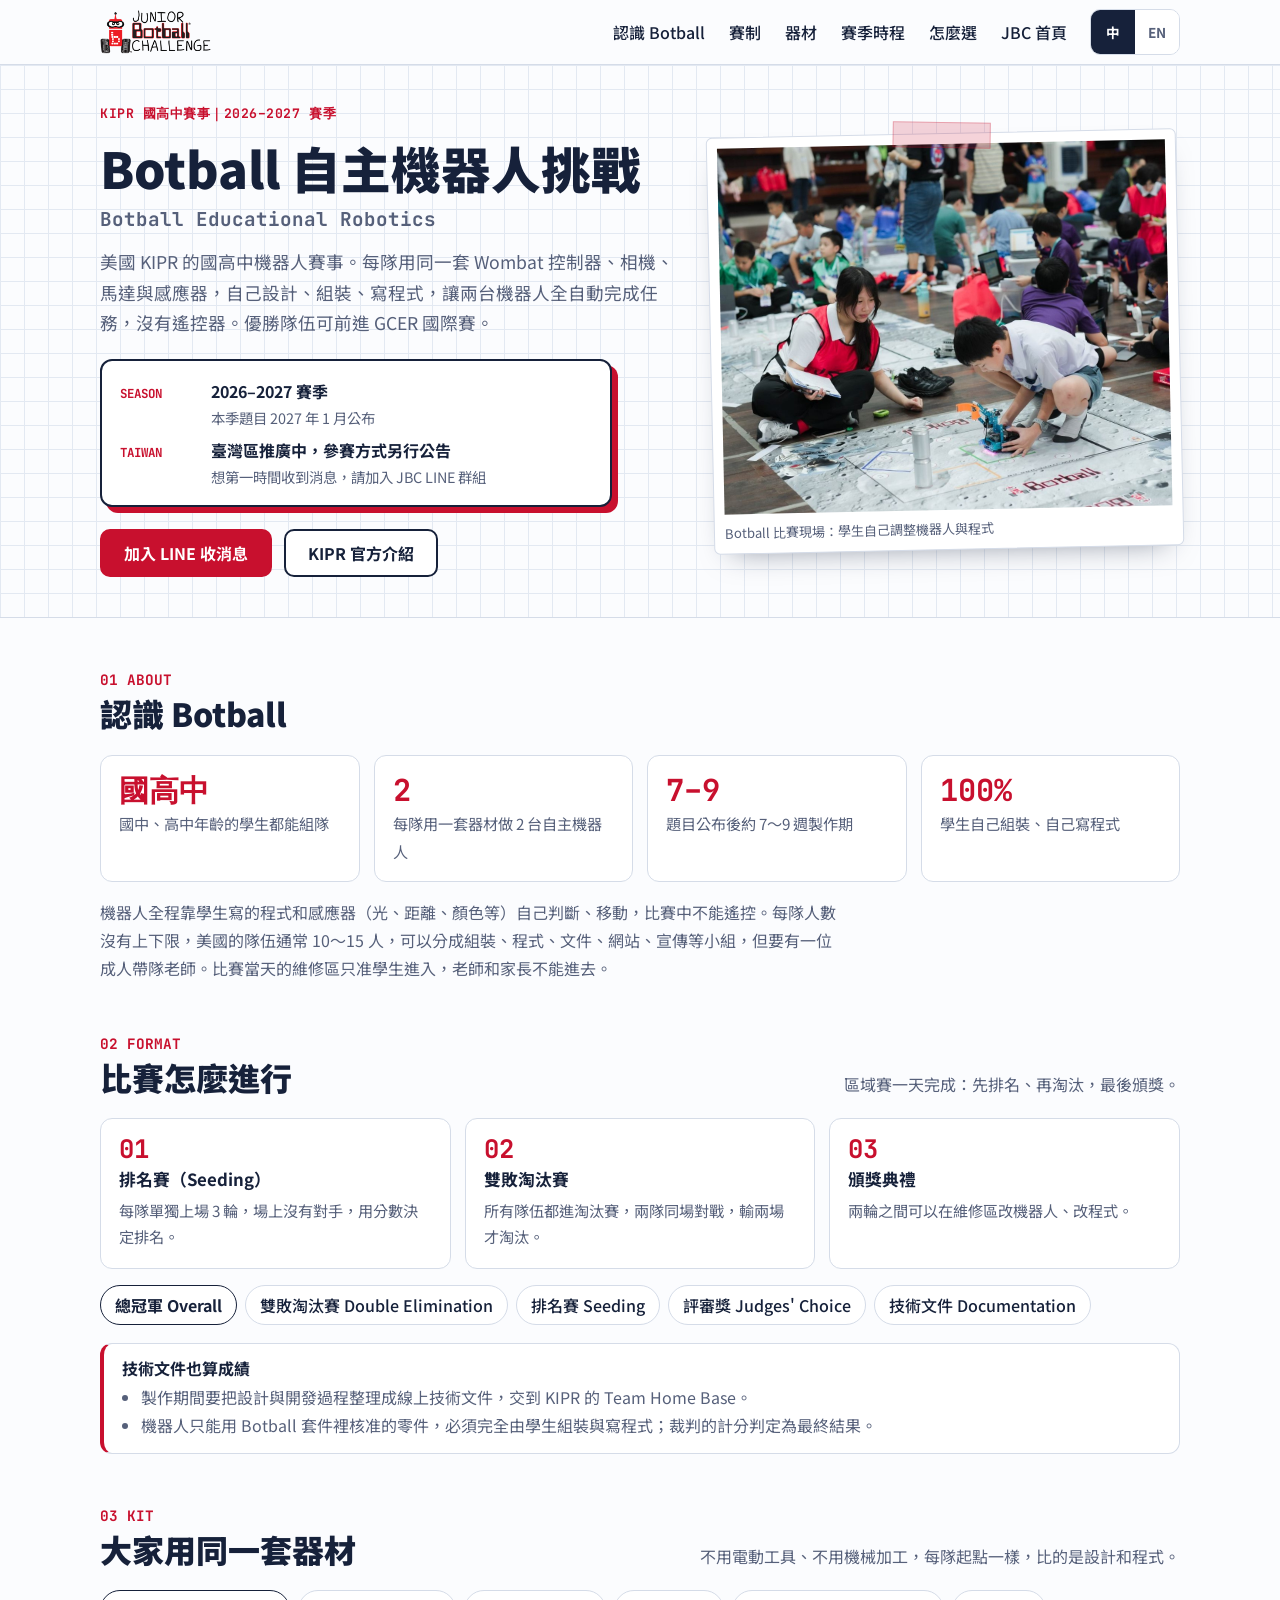
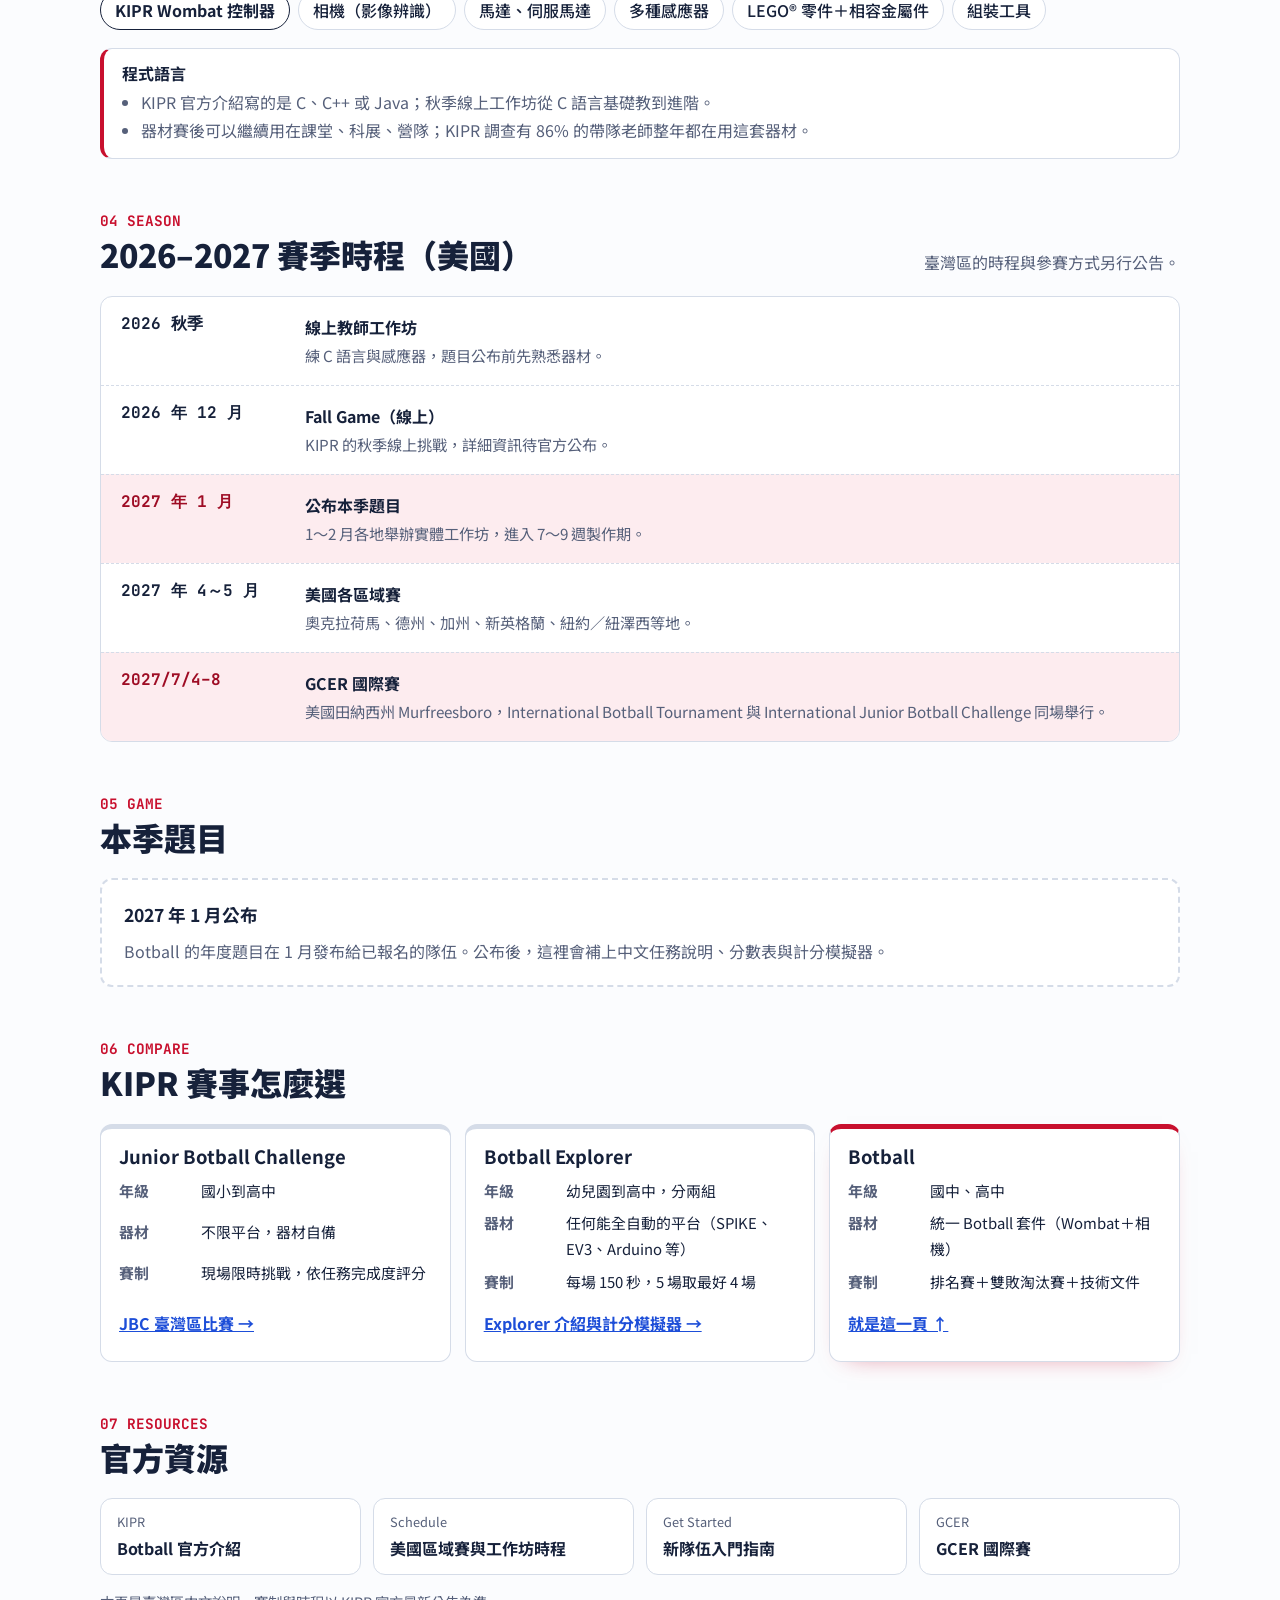
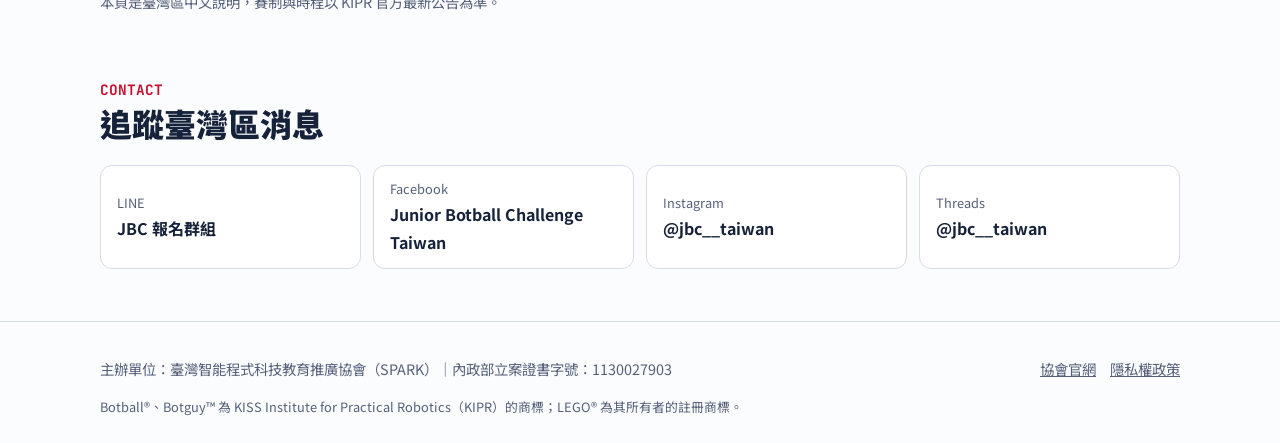
<file: botball/index.html>
<!DOCTYPE html>
<html lang="zh-Hant-TW">
<head>
<meta charset="UTF-8">
<meta name="viewport" content="width=device-width, initial-scale=1.0">
<title>Botball 臺灣區 | KIPR 國高中自主機器人賽事 2026-2027 - JBC Taiwan</title>
<meta name="description" content="Botball 是美國 KIPR 的國高中自主機器人賽事：用 Wombat 控制器與相機、自己寫程式，先打排名賽再打雙敗淘汰賽，優勝隊伍可前進 GCER 國際賽。中文介紹賽制、器材、獎項與 2026-2027 賽季時程。">
<meta name="robots" content="index, follow, max-image-preview:large, max-snippet:-1, max-video-preview:-1">
<link rel="canonical" href="https://junior-botball-challenge-taiwan.github.io/botball/">
<link rel="icon" type="image/png" href="../jbc-logo.png">
<meta name="theme-color" content="#c8102e">
<meta property="og:locale" content="zh_TW">
<meta property="og:type" content="website">
<meta property="og:title" content="Botball 臺灣區｜KIPR 國高中自主機器人賽事">
<meta property="og:description" content="國高中、Wombat 控制器＋相機、排名賽＋雙敗淘汰賽，優勝可前進 GCER 國際賽。中文賽制與賽季時程。">
<meta property="og:image" content="https://junior-botball-challenge-taiwan.github.io/img/field.jpg">
<meta property="og:image:width" content="1200">
<meta property="og:image:height" content="980">
<meta property="og:url" content="https://junior-botball-challenge-taiwan.github.io/botball/">
<meta property="og:site_name" content="Junior Botball Challenge Taiwan">
<meta name="twitter:card" content="summary_large_image">
<meta name="twitter:title" content="Botball 臺灣區｜KIPR 國高中自主機器人賽事">
<meta name="twitter:description" content="國高中、Wombat 控制器＋相機、排名賽＋雙敗淘汰賽，優勝可前進 GCER 國際賽。">
<meta name="twitter:image" content="https://junior-botball-challenge-taiwan.github.io/img/field.jpg">
<script type="application/ld+json">
{
  "@context": "https://schema.org",
  "@type": "WebPage",
  "@id": "https://junior-botball-challenge-taiwan.github.io/botball/#webpage",
  "url": "https://junior-botball-challenge-taiwan.github.io/botball/",
  "name": "Botball 臺灣區｜KIPR 國高中自主機器人賽事",
  "description": "KIPR Botball 國高中自主機器人賽事中文介紹：賽制、器材、獎項、賽季時程與 GCER 國際賽。",
  "inLanguage": "zh-Hant-TW",
  "isPartOf": {"@id": "https://junior-botball-challenge-taiwan.github.io/#website"},
  "publisher": {"@id": "https://spark-taiwan-association.github.io/#organization"},
  "about": {"@type": "Thing", "name": "Botball Educational Robotics Program", "url": "https://www.kipr.org/botball"}
}
</script>
<link rel="preconnect" href="https://fonts.googleapis.com">
<link rel="preconnect" href="https://fonts.gstatic.com" crossorigin>
<link rel="preload" as="style" href="https://fonts.googleapis.com/css2?family=Noto+Sans+TC:wght@400;500;700;900&family=JetBrains+Mono:wght@500;700&display=swap">
<link rel="stylesheet" href="https://fonts.googleapis.com/css2?family=Noto+Sans+TC:wght@400;500;700;900&family=JetBrains+Mono:wght@500;700&display=swap" media="print" onload="this.media='all'">
<noscript><link rel="stylesheet" href="https://fonts.googleapis.com/css2?family=Noto+Sans+TC:wght@400;500;700;900&family=JetBrains+Mono:wght@500;700&display=swap"></noscript>
<style>
/* 沿用 JBC 首頁與 Botball Explorer 頁的「工程筆記本」版面 */
:root{
  --paper:#fbfcfe; --grid:#e3e9f2; --ink:#16213a; --muted:#56607a; --line:#d5dce8; --card:#fff;
  --red:#c8102e; --red-d:#9e0c24; --red-soft:#fdecef; --blue:#1d4ed8; --amber:#b45309;
  --sans:"Noto Sans TC","PingFang TC","Microsoft JhengHei",sans-serif; --mono:"JetBrains Mono",ui-monospace,Consolas,monospace;
  --r:12px; --w:70rem;
}
*{box-sizing:border-box}
html{scroll-behavior:smooth;scroll-padding-top:72px}
@media (prefers-reduced-motion:reduce){html{scroll-behavior:auto}*{transition:none!important}}
body{margin:0;background:var(--paper);color:var(--ink);font:400 1rem/1.75 var(--sans);-webkit-font-smoothing:antialiased}
img{max-width:100%;height:auto;display:block}
a{color:var(--blue)}
a:focus-visible,button:focus-visible,summary:focus-visible{outline:3px solid var(--blue);outline-offset:3px;border-radius:6px}
h1,h2,h3{line-height:1.3;margin:0;text-wrap:balance}
.wrap{max-width:var(--w);margin:0 auto;padding-inline:20px}
.skip{position:absolute;left:-999px;top:8px;background:#fff;padding:8px 12px;z-index:100}.skip:focus{left:8px}

.top{position:sticky;top:0;z-index:50;background:rgba(251,252,254,.95);backdrop-filter:blur(8px);border-bottom:1px solid var(--line)}
.top .wrap{display:flex;align-items:center;gap:12px;min-height:64px}
.brand{display:flex;align-items:center;min-height:44px}
.brand img{width:112px;height:auto}
.nav{margin-left:auto;display:flex;gap:2px}
.nav a{display:inline-flex;align-items:center;min-height:44px;padding:0 11px;border-radius:8px;text-decoration:none;color:var(--ink);font-weight:500;white-space:nowrap}
.nav a:hover{background:#eef2f8}
.lang{display:inline-flex;border:1px solid var(--line);border-radius:10px;overflow:hidden;background:#fff}
.lang button{min-height:44px;min-width:44px;border:0;background:#fff;font:700 .85rem var(--sans);color:var(--muted);cursor:pointer}
.lang button[aria-pressed="true"]{background:var(--ink);color:#fff}
.menu{display:none}
.menu summary{list-style:none;display:inline-flex;align-items:center;min-height:44px;padding:0 14px;border:1px solid var(--line);border-radius:10px;cursor:pointer;font-weight:500;background:#fff}
.menu summary::-webkit-details-marker{display:none}
.menu[open] .panel{position:absolute;left:0;right:0;top:64px;background:#fff;border-bottom:1px solid var(--line);padding:8px 20px 16px;display:grid}
.menu .panel a{min-height:48px;display:flex;align-items:center;text-decoration:none;color:var(--ink);font-weight:500;border-bottom:1px solid #eef1f5}
@media (max-width:1000px){.nav{display:none}.menu{display:block;margin-left:auto}}

.hero{background-color:var(--paper);background-image:linear-gradient(var(--grid) 1px,transparent 1px),linear-gradient(90deg,var(--grid) 1px,transparent 1px);background-size:24px 24px;border-bottom:1px solid var(--line);padding-block:40px}
.hero .grid{display:grid;grid-template-columns:1.1fr .9fr;gap:36px;align-items:center}
.kicker{font:700 .82rem/1.4 var(--mono);color:var(--red);letter-spacing:.04em}
.hero h1{font-size:clamp(2rem,4.6vw,3.1rem);font-weight:900;margin-top:12px}
.hero h1 .en{display:block;font:700 clamp(1rem,2vw,1.2rem)/1.4 var(--mono);color:var(--muted);margin-top:6px}
.hero .lead{font-size:1.1rem;color:var(--muted);margin:14px 0 20px;max-width:34em}
.event{background:#fff;border:2px solid var(--ink);border-radius:var(--r);padding:16px 18px;display:grid;gap:6px;max-width:32rem;box-shadow:6px 6px 0 var(--red)}
.event .row{display:grid;grid-template-columns:5.2rem 1fr;gap:8px;align-items:baseline}
.event .k{font:700 .78rem/1.6 var(--mono);color:var(--red)}
.event .v{font-weight:700}
.event .v small{display:block;font-weight:400;color:var(--muted);font-size:.9rem}
.btns{display:flex;flex-wrap:wrap;gap:12px;margin-top:22px}
.btn{display:inline-flex;align-items:center;justify-content:center;gap:8px;min-height:48px;padding:0 22px;border-radius:10px;font-weight:700;text-decoration:none;border:2px solid var(--ink)}
.btn.primary{background:var(--red);border-color:var(--red);color:#fff}
.btn.primary:hover{background:var(--red-d);border-color:var(--red-d)}
.btn.ghost{background:#fff;color:var(--ink)}
.shot{margin:0;background:#fff;padding:10px 10px 8px;border:1px solid var(--line);border-radius:6px;transform:rotate(-1.2deg);box-shadow:0 14px 30px -18px rgba(22,33,58,.5);position:relative}
.shot::before{content:"";position:absolute;top:-12px;left:50%;width:96px;height:24px;margin-left:-48px;background:rgba(200,16,46,.18);border:1px solid rgba(200,16,46,.25);transform:rotate(2deg)}
.shot figcaption{font-size:.82rem;color:var(--muted);padding-top:8px}
@media (max-width:900px){.hero .grid{grid-template-columns:1fr;gap:28px}.hero{padding-block:24px}.shot{transform:none}}

section{padding-block:52px}
.head{display:flex;align-items:end;justify-content:space-between;gap:12px;flex-wrap:wrap;margin-bottom:20px}
.head h2{font-size:clamp(1.5rem,3vw,2rem);font-weight:900}
.head h2 .n{font:700 .9rem var(--mono);color:var(--red);display:block;margin-bottom:4px}
.head p{margin:0;color:var(--muted);max-width:44em}
.prose{max-width:46em;color:var(--muted);margin:16px 0 0}

.facts{display:grid;grid-template-columns:repeat(4,1fr);gap:14px}
.fact{background:#fff;border:1px solid var(--line);border-radius:var(--r);padding:16px 18px;min-width:0}
.fact b{display:block;font:700 1.9rem/1.2 var(--mono);color:var(--red)}
.fact span{color:var(--muted);font-size:.95rem}
@media (max-width:900px){.facts{grid-template-columns:1fr 1fr}}

/* 賽制流程 */
.flow{list-style:none;margin:0;padding:0;display:grid;grid-template-columns:repeat(3,1fr);gap:14px;counter-reset:s}
.flow li{counter-increment:s;background:#fff;border:1px solid var(--line);border-radius:var(--r);padding:18px;display:flex;flex-direction:column;gap:6px;min-width:0}
.flow li::before{content:"0" counter(s);font:700 1.6rem/1 var(--mono);color:var(--red)}
.flow h3{font-size:1.05rem}
.flow p{margin:0;color:var(--muted);font-size:.95rem}
@media (max-width:760px){.flow{grid-template-columns:1fr}}
.awards{display:flex;flex-wrap:wrap;gap:8px;margin-top:16px}
.chip{display:inline-flex;align-items:center;min-height:40px;padding:0 14px;background:#fff;border:1px solid var(--line);border-radius:999px;font-weight:500}
.chip.k{border-color:var(--ink);font-weight:700}

.box{margin-top:18px;background:#fff;border:1px solid var(--line);border-left:4px solid var(--red);border-radius:var(--r);padding:14px 18px}
.box h3{font-size:1rem;margin-bottom:4px}
.box ul{margin:0;padding-left:1.2em;color:var(--muted)}

/* 時程 */
.day{background:#fff;border:1px solid var(--line);border-radius:var(--r);overflow:hidden}
.slot{display:grid;grid-template-columns:10.5rem 1fr;gap:16px;padding:16px 20px;border-top:1px dashed var(--line)}
.slot:first-child{border-top:0}
.slot .t{font:700 1rem var(--mono);font-variant-numeric:tabular-nums}
.slot b{display:block}
.slot span{color:var(--muted);font-size:.95rem}
.slot.hl{background:var(--red-soft)}
.slot.hl .t{color:var(--red-d)}
@media (max-width:520px){.slot{grid-template-columns:1fr;gap:2px;padding:14px 16px}}

/* 題目預告 */
.soon{background:#fff;border:2px dashed var(--line);border-radius:var(--r);padding:20px 22px;display:grid;gap:6px}
.soon b{font-size:1.1rem}
.soon p{margin:0;color:var(--muted)}

/* 比較 */
.cmp{display:grid;grid-template-columns:repeat(3,1fr);gap:14px}
.prog{background:#fff;border:1px solid var(--line);border-top:5px solid var(--line);border-radius:var(--r);padding:16px 18px;min-width:0;display:flex;flex-direction:column}
.prog.on{border-top-color:var(--red);box-shadow:0 10px 24px -18px rgba(200,16,46,.6)}
.prog h3{font-size:1.15rem}
.prog dl{margin:10px 0 0;display:grid;grid-template-columns:4.5rem 1fr;gap:6px 10px;font-size:.93rem;flex:1}
.prog dt{color:var(--muted);font-weight:700}
.prog dd{margin:0}
.prog a{display:inline-flex;align-items:center;min-height:44px;font-weight:700;margin-top:6px}
@media (max-width:900px){.cmp{grid-template-columns:1fr}}

.list{margin:0;padding-left:1.2em;display:grid;gap:6px;max-width:48em}
.links{display:grid;grid-template-columns:repeat(auto-fit,minmax(220px,1fr));gap:12px}
.links a,.contact a{display:flex;flex-direction:column;justify-content:center;min-height:68px;padding:12px 16px;background:#fff;border:1px solid var(--line);border-radius:var(--r);text-decoration:none;color:var(--ink);min-width:0}
.links small,.contact small{color:var(--muted);font-size:.8rem}
.links b,.contact b{overflow-wrap:anywhere}
.contact{display:grid;grid-template-columns:repeat(auto-fit,minmax(200px,1fr));gap:12px}
.fine{margin-top:14px;color:var(--muted);font-size:.9rem}

footer{border-top:1px solid var(--line);padding-block:24px 96px;font-size:.9rem;color:var(--muted)}
footer .wrap{display:flex;flex-wrap:wrap;gap:6px 24px;justify-content:space-between;align-items:center}
footer a{color:var(--muted);display:inline-flex;align-items:center;min-height:44px}
footer .tm{flex-basis:100%;font-size:.8rem}
.dock{position:fixed;left:0;right:0;bottom:0;z-index:60;display:none;gap:10px;padding:10px 16px calc(10px + env(safe-area-inset-bottom,0px));background:rgba(255,255,255,.97);border-top:1px solid var(--line)}
.dock a{flex:1;min-height:48px;padding:0 12px}
@media (max-width:900px){.dock{display:flex}}
@media (min-width:901px){footer{padding-bottom:24px}}
</style>
<script async src="https://www.googletagmanager.com/gtag/js?id=G-RSTZ156MFP"></script>
<script>window.dataLayer=window.dataLayer||[];function gtag(){dataLayer.push(arguments);}gtag('js',new Date());gtag('config','G-RSTZ156MFP');</script>
</head>
<body>
<a class="skip" href="#main" data-i18n="skip">跳到主要內容</a>
<header class="top">
  <div class="wrap">
    <a class="brand" href="../" aria-label="Junior Botball Challenge Taiwan 首頁"><img src="../jbc-logo.png" width="400" height="158" alt="Junior Botball Challenge"></a>
    <nav class="nav" aria-label="主選單">
      <a href="#about" data-i18n="n1">認識 Botball</a><a href="#format" data-i18n="n2">賽制</a><a href="#kit" data-i18n="n3">器材</a><a href="#season" data-i18n="n4">賽季時程</a><a href="#compare" data-i18n="n5">怎麼選</a><a href="../" data-i18n="n6">JBC 首頁</a>
    </nav>
    <details class="menu">
      <summary data-i18n="menu">選單</summary>
      <div class="panel">
        <a href="#about" data-i18n="n1">認識 Botball</a><a href="#format" data-i18n="n2">賽制</a><a href="#kit" data-i18n="n3">器材</a><a href="#season" data-i18n="n4">賽季時程</a><a href="#compare" data-i18n="n5">怎麼選</a><a href="../" data-i18n="n6">JBC 首頁</a>
      </div>
    </details>
    <div class="lang" role="group" aria-label="語言 Language"><button type="button" data-lang="zh" aria-pressed="true">中</button><button type="button" data-lang="en" aria-pressed="false">EN</button></div>
  </div>
</header>

<main id="main">
  <section class="hero" id="top">
    <div class="wrap grid">
      <div>
        <div class="kicker" data-i18n="kicker">KIPR 國高中賽事｜2026–2027 賽季</div>
        <h1><span data-i18n="h1">Botball 自主機器人挑戰</span><span class="en">Botball Educational Robotics</span></h1>
        <p class="lead" data-i18n="lead">美國 KIPR 的國高中機器人賽事。每隊用同一套 Wombat 控制器、相機、馬達與感應器，自己設計、組裝、寫程式，讓兩台機器人全自動完成任務，沒有遙控器。優勝隊伍可前進 GCER 國際賽。</p>
        <div class="event" aria-label="賽事資訊">
          <div class="row"><span class="k">SEASON</span><span class="v"><span data-i18n="season">2026–2027 賽季</span><small data-i18n="season2">本季題目 2027 年 1 月公布</small></span></div>
          <div class="row"><span class="k">TAIWAN</span><span class="v"><span data-i18n="tw">臺灣區推廣中，參賽方式另行公告</span><small data-i18n="tw2">想第一時間收到消息，請加入 JBC LINE 群組</small></span></div>
        </div>
        <div class="btns">
          <a class="btn primary" href="https://line.me/ti/g2/4KLjDA6pPbE8BBsQUPSQS2M3rLRNPWO0PVtz9A?utm_source=invitation&amp;utm_medium=link_copy&amp;utm_campaign=default" data-i18n="cta1">加入 LINE 收消息</a>
          <a class="btn ghost" href="https://www.kipr.org/botball" data-i18n="cta2">KIPR 官方介紹</a>
        </div>
      </div>
      <figure class="shot">
        <img src="../img/field.jpg" width="1200" height="980" alt="Botball 比賽現場，學生蹲在場地上調整機器人" fetchpriority="high">
        <figcaption data-i18n="cap">Botball 比賽現場：學生自己調整機器人與程式</figcaption>
      </figure>
    </div>
  </section>

  <section id="about">
    <div class="wrap">
      <div class="head"><h2><span class="n">01 ABOUT</span><span data-i18n="ab-h">認識 Botball</span></h2></div>
      <div class="facts">
        <div class="fact"><b data-i18n="f1n">國高中</b><span data-i18n="f1">國中、高中年齡的學生都能組隊</span></div>
        <div class="fact"><b>2</b><span data-i18n="f2">每隊用一套器材做 2 台自主機器人</span></div>
        <div class="fact"><b>7–9</b><span data-i18n="f3">題目公布後約 7～9 週製作期</span></div>
        <div class="fact"><b>100%</b><span data-i18n="f4">學生自己組裝、自己寫程式</span></div>
      </div>
      <p class="prose" data-i18n="ab-p">機器人全程靠學生寫的程式和感應器（光、距離、顏色等）自己判斷、移動，比賽中不能遙控。每隊人數沒有上下限，美國的隊伍通常 10～15 人，可以分成組裝、程式、文件、網站、宣傳等小組，但要有一位成人帶隊老師。比賽當天的維修區只准學生進入，老師和家長不能進去。</p>
    </div>
  </section>

  <section id="format" style="padding-top:0">
    <div class="wrap">
      <div class="head"><h2><span class="n">02 FORMAT</span><span data-i18n="fm-h">比賽怎麼進行</span></h2><p data-i18n="fm-p">區域賽一天完成：先排名、再淘汰，最後頒獎。</p></div>
      <ol class="flow">
        <li><h3 data-i18n="s1">排名賽（Seeding）</h3><p data-i18n="s1d">每隊單獨上場 3 輪，場上沒有對手，用分數決定排名。</p></li>
        <li><h3 data-i18n="s2">雙敗淘汰賽</h3><p data-i18n="s2d">所有隊伍都進淘汰賽，兩隊同場對戰，輸兩場才淘汰。</p></li>
        <li><h3 data-i18n="s3">頒獎典禮</h3><p data-i18n="s3d">兩輪之間可以在維修區改機器人、改程式。</p></li>
      </ol>
      <div class="awards">
        <span class="chip k" data-i18n="a1">總冠軍 Overall</span><span class="chip" data-i18n="a2">雙敗淘汰賽 Double Elimination</span><span class="chip" data-i18n="a3">排名賽 Seeding</span><span class="chip" data-i18n="a4">評審獎 Judges' Choice</span><span class="chip" data-i18n="a5">技術文件 Documentation</span>
      </div>
      <div class="box">
        <h3 data-i18n="doc-h">技術文件也算成績</h3>
        <ul>
          <li data-i18n="doc1">製作期間要把設計與開發過程整理成線上技術文件，交到 KIPR 的 Team Home Base。</li>
          <li data-i18n="doc2">機器人只能用 Botball 套件裡核准的零件，必須完全由學生組裝與寫程式；裁判的計分判定為最終結果。</li>
        </ul>
      </div>
    </div>
  </section>

  <section id="kit" style="padding-top:0">
    <div class="wrap">
      <div class="head"><h2><span class="n">03 KIT</span><span data-i18n="kt-h">大家用同一套器材</span></h2><p data-i18n="kt-p">不用電動工具、不用機械加工，每隊起點一樣，比的是設計和程式。</p></div>
      <div class="awards" style="margin-top:0">
        <span class="chip k" data-i18n="k1">KIPR Wombat 控制器</span><span class="chip" data-i18n="k2">相機（影像辨識）</span><span class="chip" data-i18n="k3">馬達、伺服馬達</span><span class="chip" data-i18n="k4">多種感應器</span><span class="chip" data-i18n="k5">LEGO® 零件＋相容金屬件</span><span class="chip" data-i18n="k6">組裝工具</span>
      </div>
      <div class="box">
        <h3 data-i18n="pg-h">程式語言</h3>
        <ul>
          <li data-i18n="pg1">KIPR 官方介紹寫的是 C、C++ 或 Java；秋季線上工作坊從 C 語言基礎教到進階。</li>
          <li data-i18n="pg2">器材賽後可以繼續用在課堂、科展、營隊；KIPR 調查有 86% 的帶隊老師整年都在用這套器材。</li>
        </ul>
      </div>
    </div>
  </section>

  <section id="season" style="padding-top:0">
    <div class="wrap">
      <div class="head"><h2><span class="n">04 SEASON</span><span data-i18n="se-h">2026–2027 賽季時程（美國）</span></h2><p data-i18n="se-p">臺灣區的時程與參賽方式另行公告。</p></div>
      <div class="day">
        <div class="slot"><div class="t" data-i18n="t1">2026 秋季</div><div><b data-i18n="t1b">線上教師工作坊</b><span data-i18n="t1d">練 C 語言與感應器，題目公布前先熟悉器材。</span></div></div>
        <div class="slot"><div class="t" data-i18n="t2">2026 年 12 月</div><div><b data-i18n="t2b">Fall Game（線上）</b><span data-i18n="t2d">KIPR 的秋季線上挑戰，詳細資訊待官方公布。</span></div></div>
        <div class="slot hl"><div class="t" data-i18n="t3">2027 年 1 月</div><div><b data-i18n="t3b">公布本季題目</b><span data-i18n="t3d">1～2 月各地舉辦實體工作坊，進入 7～9 週製作期。</span></div></div>
        <div class="slot"><div class="t" data-i18n="t4">2027 年 4～5 月</div><div><b data-i18n="t4b">美國各區域賽</b><span data-i18n="t4d">奧克拉荷馬、德州、加州、新英格蘭、紐約／紐澤西等地。</span></div></div>
        <div class="slot hl"><div class="t" data-i18n="t5">2027/7/4–8</div><div><b data-i18n="t5b">GCER 國際賽</b><span data-i18n="t5d">美國田納西州 Murfreesboro，International Botball Tournament 與 International Junior Botball Challenge 同場舉行。</span></div></div>
      </div>
    </div>
  </section>

  <section id="game" style="padding-top:0">
    <div class="wrap">
      <div class="head"><h2><span class="n">05 GAME</span><span data-i18n="gm-h">本季題目</span></h2></div>
      <div class="soon">
        <b data-i18n="gm-b">2027 年 1 月公布</b>
        <p data-i18n="gm-p">Botball 的年度題目在 1 月發布給已報名的隊伍。公布後，這裡會補上中文任務說明、分數表與計分模擬器。</p>
      </div>
    </div>
  </section>

  <section id="compare" style="padding-top:0">
    <div class="wrap">
      <div class="head"><h2><span class="n">06 COMPARE</span><span data-i18n="cp-h">KIPR 賽事怎麼選</span></h2></div>
      <div class="cmp">
        <article class="prog">
          <h3>Junior Botball Challenge</h3>
          <dl><dt data-i18n="cg">年級</dt><dd data-i18n="c1g">國小到高中</dd><dt data-i18n="ce">器材</dt><dd data-i18n="c1e">不限平台，器材自備</dd><dt data-i18n="cf">賽制</dt><dd data-i18n="c1f">現場限時挑戰，依任務完成度評分</dd></dl>
          <a href="../" data-i18n="c1a">JBC 臺灣區比賽 →</a>
        </article>
        <article class="prog">
          <h3>Botball Explorer</h3>
          <dl><dt data-i18n="cg">年級</dt><dd data-i18n="c2g">幼兒園到高中，分兩組</dd><dt data-i18n="ce">器材</dt><dd data-i18n="c2e">任何能全自動的平台（SPIKE、EV3、Arduino 等）</dd><dt data-i18n="cf">賽制</dt><dd data-i18n="c2f">每場 150 秒，5 場取最好 4 場</dd></dl>
          <a href="../explorer/" data-i18n="c2a">Explorer 介紹與計分模擬器 →</a>
        </article>
        <article class="prog on">
          <h3>Botball</h3>
          <dl><dt data-i18n="cg">年級</dt><dd data-i18n="c3g">國中、高中</dd><dt data-i18n="ce">器材</dt><dd data-i18n="c3e">統一 Botball 套件（Wombat＋相機）</dd><dt data-i18n="cf">賽制</dt><dd data-i18n="c3f">排名賽＋雙敗淘汰賽＋技術文件</dd></dl>
          <a href="#top" data-i18n="c3a">就是這一頁 ↑</a>
        </article>
      </div>
    </div>
  </section>

  <section id="resources" style="padding-top:0">
    <div class="wrap">
      <div class="head"><h2><span class="n">07 RESOURCES</span><span data-i18n="rs-h">官方資源</span></h2></div>
      <div class="links">
        <a href="https://www.kipr.org/botball"><small>KIPR</small><b data-i18n="l1">Botball 官方介紹</b></a>
        <a href="https://www.kipr.org/botball/schedule-regions"><small>Schedule</small><b data-i18n="l2">美國區域賽與工作坊時程</b></a>
        <a href="https://www.kipr.org/botball/what-is-botball/get-started"><small>Get Started</small><b data-i18n="l3">新隊伍入門指南</b></a>
        <a href="https://www.kipr.org/gcer"><small>GCER</small><b data-i18n="l4">GCER 國際賽</b></a>
      </div>
      <p class="fine" data-i18n="fine">本頁是臺灣區中文說明，賽制與時程以 KIPR 官方最新公告為準。</p>
    </div>
  </section>

  <section id="contact" style="padding-top:0">
    <div class="wrap">
      <div class="head"><h2><span class="n">CONTACT</span><span data-i18n="ct-h">追蹤臺灣區消息</span></h2></div>
      <div class="contact">
        <a href="https://line.me/ti/g2/4KLjDA6pPbE8BBsQUPSQS2M3rLRNPWO0PVtz9A?utm_source=invitation&amp;utm_medium=link_copy&amp;utm_campaign=default"><small>LINE</small><b data-i18n="line">JBC 報名群組</b></a>
        <a href="https://www.facebook.com/BotballTaiwan/"><small>Facebook</small><b>Junior Botball Challenge Taiwan</b></a>
        <a href="https://www.instagram.com/jbc__taiwan"><small>Instagram</small><b>@jbc__taiwan</b></a>
        <a href="https://www.threads.com/@jbc__taiwan"><small>Threads</small><b>@jbc__taiwan</b></a>
      </div>
    </div>
  </section>
</main>

<footer>
  <div class="wrap">
    <div><span data-i18n="org">主辦單位：臺灣智能程式科技教育推廣協會（SPARK）｜內政部立案證書字號：1130027903</span></div>
    <span><a href="https://spark-taiwan-association.github.io/" data-i18n="org-link">協會官網</a>　<a href="https://spark-taiwan-association.github.io/privacy.html" data-i18n="privacy">隱私權政策</a></span>
    <div class="tm" data-i18n="tm">Botball®、Botguy™ 為 KISS Institute for Practical Robotics（KIPR）的商標；LEGO® 為其所有者的註冊商標。</div>
  </div>
</footer>

<nav class="dock" aria-label="快速操作">
  <a class="btn primary" href="https://line.me/ti/g2/4KLjDA6pPbE8BBsQUPSQS2M3rLRNPWO0PVtz9A?utm_source=invitation&amp;utm_medium=link_copy&amp;utm_campaign=default" data-i18n="dock1">加入 LINE</a>
  <a class="btn ghost" href="../explorer/" data-i18n="dock2">看 Explorer</a>
</nav>

<script>
var EN = {
  skip:'Skip to content', n1:'About', n2:'Format', n3:'Kit', n4:'Season', n5:'Compare', n6:'JBC home', menu:'Menu',
  kicker:'KIPR MIDDLE & HIGH SCHOOL PROGRAM | 2026–2027 SEASON', h1:'Botball Autonomous Robotics',
  lead:'KIPR\'s robotics competition for middle and high school students. Every team uses the same kit of a Wombat controller, camera, motors and sensors to design, build and program two fully autonomous robots — no remote controls. Top teams can advance to GCER.',
  season:'2026–2027 season', season2:'This season\'s game is released in January 2027', tw:'Taiwan region: promotion stage, participation details TBA', tw2:'Join the JBC LINE group for first news',
  cta1:'Join LINE for updates', cta2:'Official KIPR page', cap:'At a Botball event: students tune their own robots and code',
  'ab-h':'About Botball', f1n:'MS & HS', f1:'Open to middle and high school aged students', f2:'Two autonomous robots from one kit', f3:'Weeks of build time after the game release', f4:'Student-built and student-programmed',
  'ab-p':'Robots run on the students\' own code and sensors (light, distance, color and more) with no remote control. There is no minimum or maximum team size; US teams are typically 10–15 students, often split into building, programming, documentation, website and publicity groups, with an adult team leader. On tournament day the pit area is for students only.',
  'fm-h':'How a tournament works', 'fm-p':'A regional tournament takes one day: seeding, then elimination, then awards.',
  s1:'Seeding rounds', s1d:'Each team plays 3 unopposed rounds; scores set the ranking.', s2:'Double elimination', s2d:'All teams enter an equitable bracket and play head to head; two losses and you are out.', s3:'Awards ceremony', s3d:'Between rounds, teams may modify robots and code in the pit area.',
  a1:'Overall', a2:'Double Elimination', a3:'Seeding', a4:'Judges\' Choice', a5:'Documentation',
  'doc-h':'Documentation counts too', doc1:'During the build period, teams document their design and development online through the KIPR Team Home Base.', doc2:'Robots must be built only from approved Botball kit parts, entirely by students, and programmed entirely by students. Judges\' scoring decisions are final.',
  'kt-h':'Everyone uses the same kit', 'kt-p':'No power tools or machine shop: every team starts level, so design and code make the difference.',
  k1:'KIPR Wombat controller', k2:'Camera (computer vision)', k3:'Motors and servos', k4:'A variety of sensors', k5:'LEGO® pieces + compatible metal parts', k6:'Build tools',
  'pg-h':'Programming', pg1:'KIPR\'s Botball page lists C, C++ or Java; the fall virtual workshops teach C from basic to advanced.', pg2:'The kit keeps working after the season for classes, science fairs and camps; 86% of team leaders surveyed use it year-round.',
  'se-h':'2026–2027 season timeline (USA)', 'se-p':'Taiwan dates and participation details will be announced separately.',
  t1:'Fall 2026', t1b:'Virtual educator workshops', t1d:'Practice C and sensors before the game is released.',
  t2:'December 2026', t2b:'Fall Game (virtual)', t2d:'KIPR\'s fall online challenge; details coming from KIPR.',
  t3:'January 2027', t3b:'Game release', t3d:'In-person workshops run January–February, followed by a 7–9 week build period.',
  t4:'April–May 2027', t4b:'US regional tournaments', t4d:'Oklahoma, Texas, California, New England, New York/New Jersey and more.',
  t5:'Jul 4–8, 2027', t5b:'GCER', t5d:'Murfreesboro, Tennessee, home of the International Botball Tournament and the International Junior Botball Challenge.',
  'gm-h':'This season\'s game', 'gm-b':'Released in January 2027', 'gm-p':'The Botball game is released to registered teams in January. After that, this section will add a Chinese mission guide, a points table and a score simulator.',
  'cp-h':'Which KIPR program fits?', cg:'Grades', ce:'Robots', cf:'Format',
  c1g:'Elementary to high school', c1e:'Any platform, bring your own', c1f:'Timed on-site challenge, scored by mission completion', c1a:'JBC Taiwan event →',
  c2g:'Pre-K to grade 12, two divisions', c2e:'Any fully autonomous platform (SPIKE, EV3, Arduino…)', c2f:'150-second matches, best 4 of 5', c2a:'Explorer guide & simulator →',
  c3g:'Middle and high school', c3e:'Standard Botball kit (Wombat + camera)', c3f:'Seeding + double elimination + documentation', c3a:'You are here ↑',
  'rs-h':'Official resources', l1:'Botball by KIPR', l2:'US regional & workshop schedule', l3:'Getting started guide', l4:'GCER',
  fine:'This page is a Chinese-language guide for Taiwan. Official KIPR announcements always take precedence.',
  'ct-h':'Follow Taiwan news', line:'JBC registration group',
  org:'Organizer: Taiwan Smart Programming AI Robotics & Knowledge Association (SPARK) | MOI registration No. 1130027903', 'org-link':'SPARK website', privacy:'Privacy policy',
  tm:'Botball® and Botguy™ are trademarks of the KISS Institute for Practical Robotics (KIPR); LEGO® is a registered mark of its owner.', dock1:'Join LINE', dock2:'See Explorer'
};
function setLang(l){
  document.querySelectorAll('[data-i18n]').forEach(function(el){
    var k=el.dataset.i18n; if(!('zh' in el.dataset)) el.dataset.zh=el.textContent;
    el.textContent = l==='en' ? (EN[k]||el.dataset.zh) : el.dataset.zh;
  });
  document.documentElement.lang = l==='en' ? 'en' : 'zh-Hant-TW';
  document.querySelectorAll('.lang button').forEach(function(b){b.setAttribute('aria-pressed', b.dataset.lang===l)});
  try{localStorage.setItem('jbc-lang',l)}catch(e){}
}
document.querySelectorAll('.lang button').forEach(function(b){b.addEventListener('click',function(){setLang(b.dataset.lang)})});
try{ if(localStorage.getItem('jbc-lang')==='en') setLang('en'); }catch(e){}
document.querySelectorAll('.menu .panel a').forEach(function(a){a.addEventListener('click',function(){a.closest('details').removeAttribute('open')})});
</script>
</body>
</html>
</file>
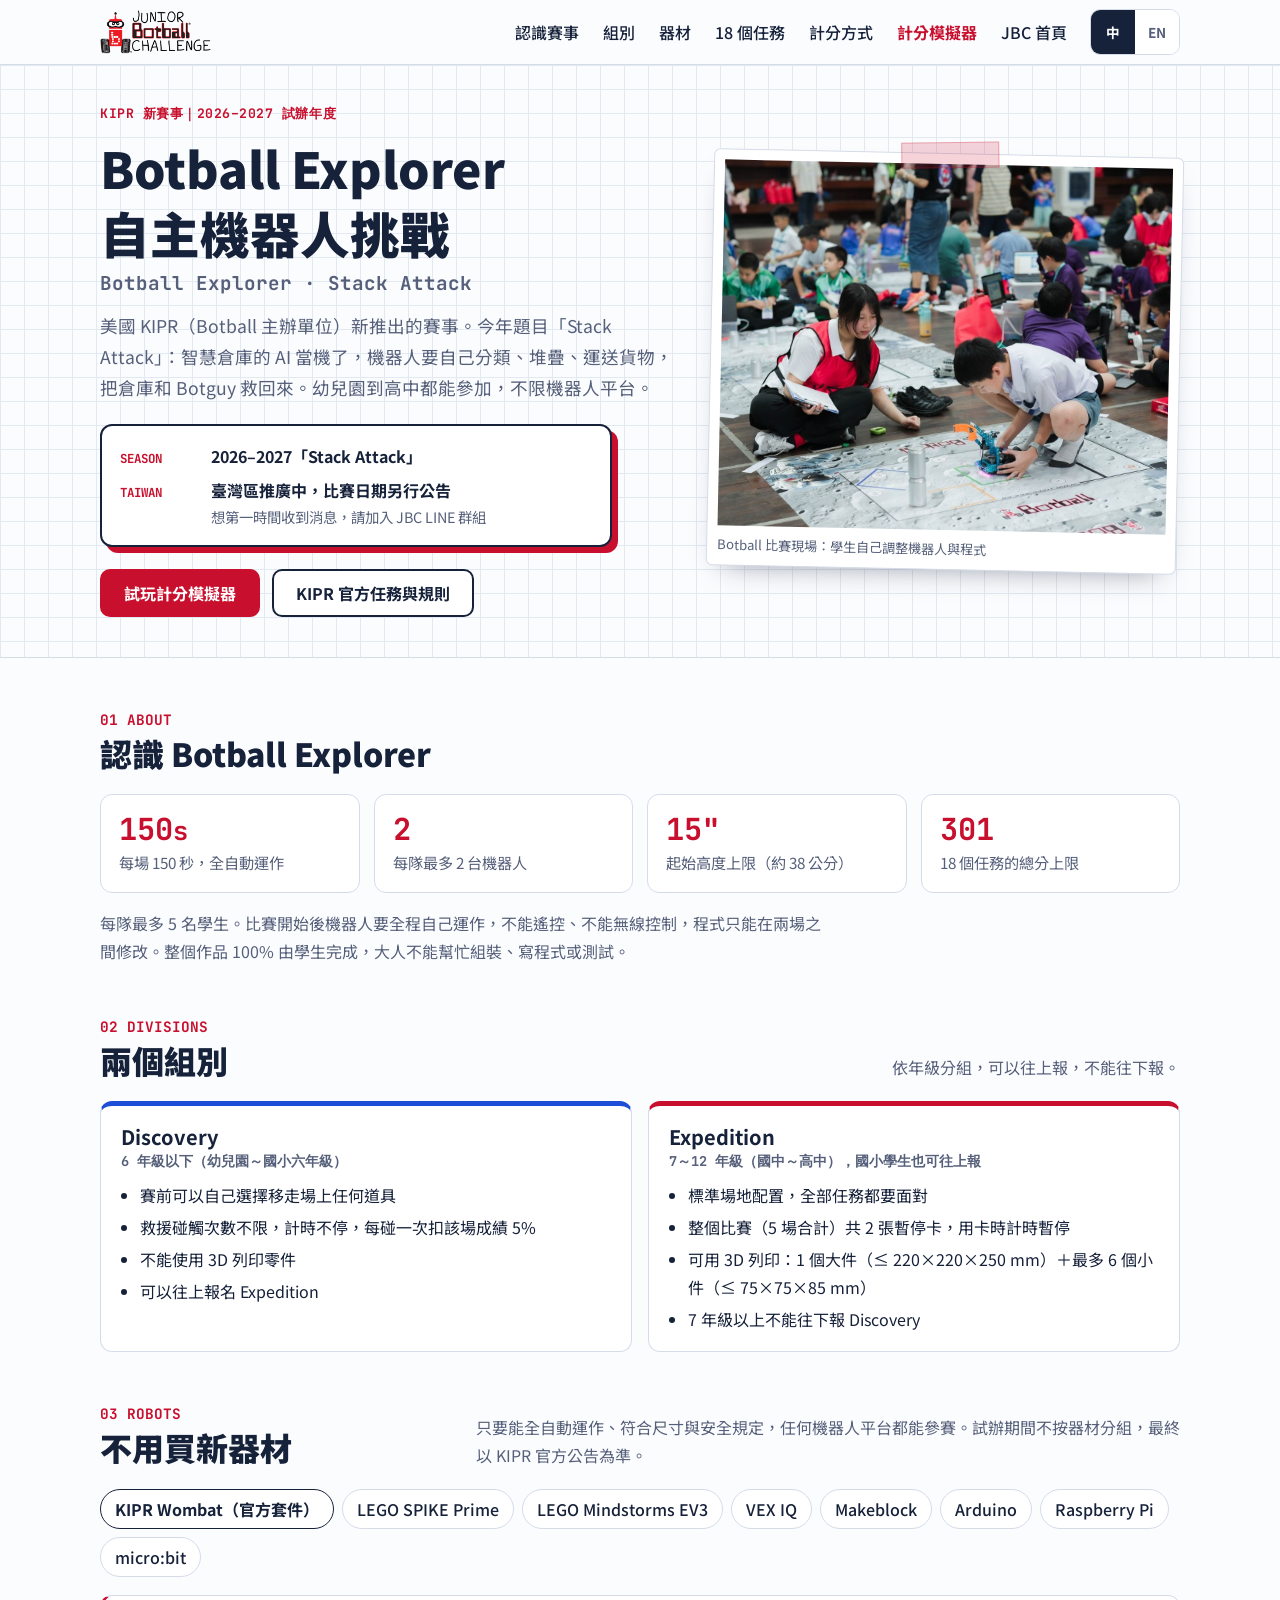
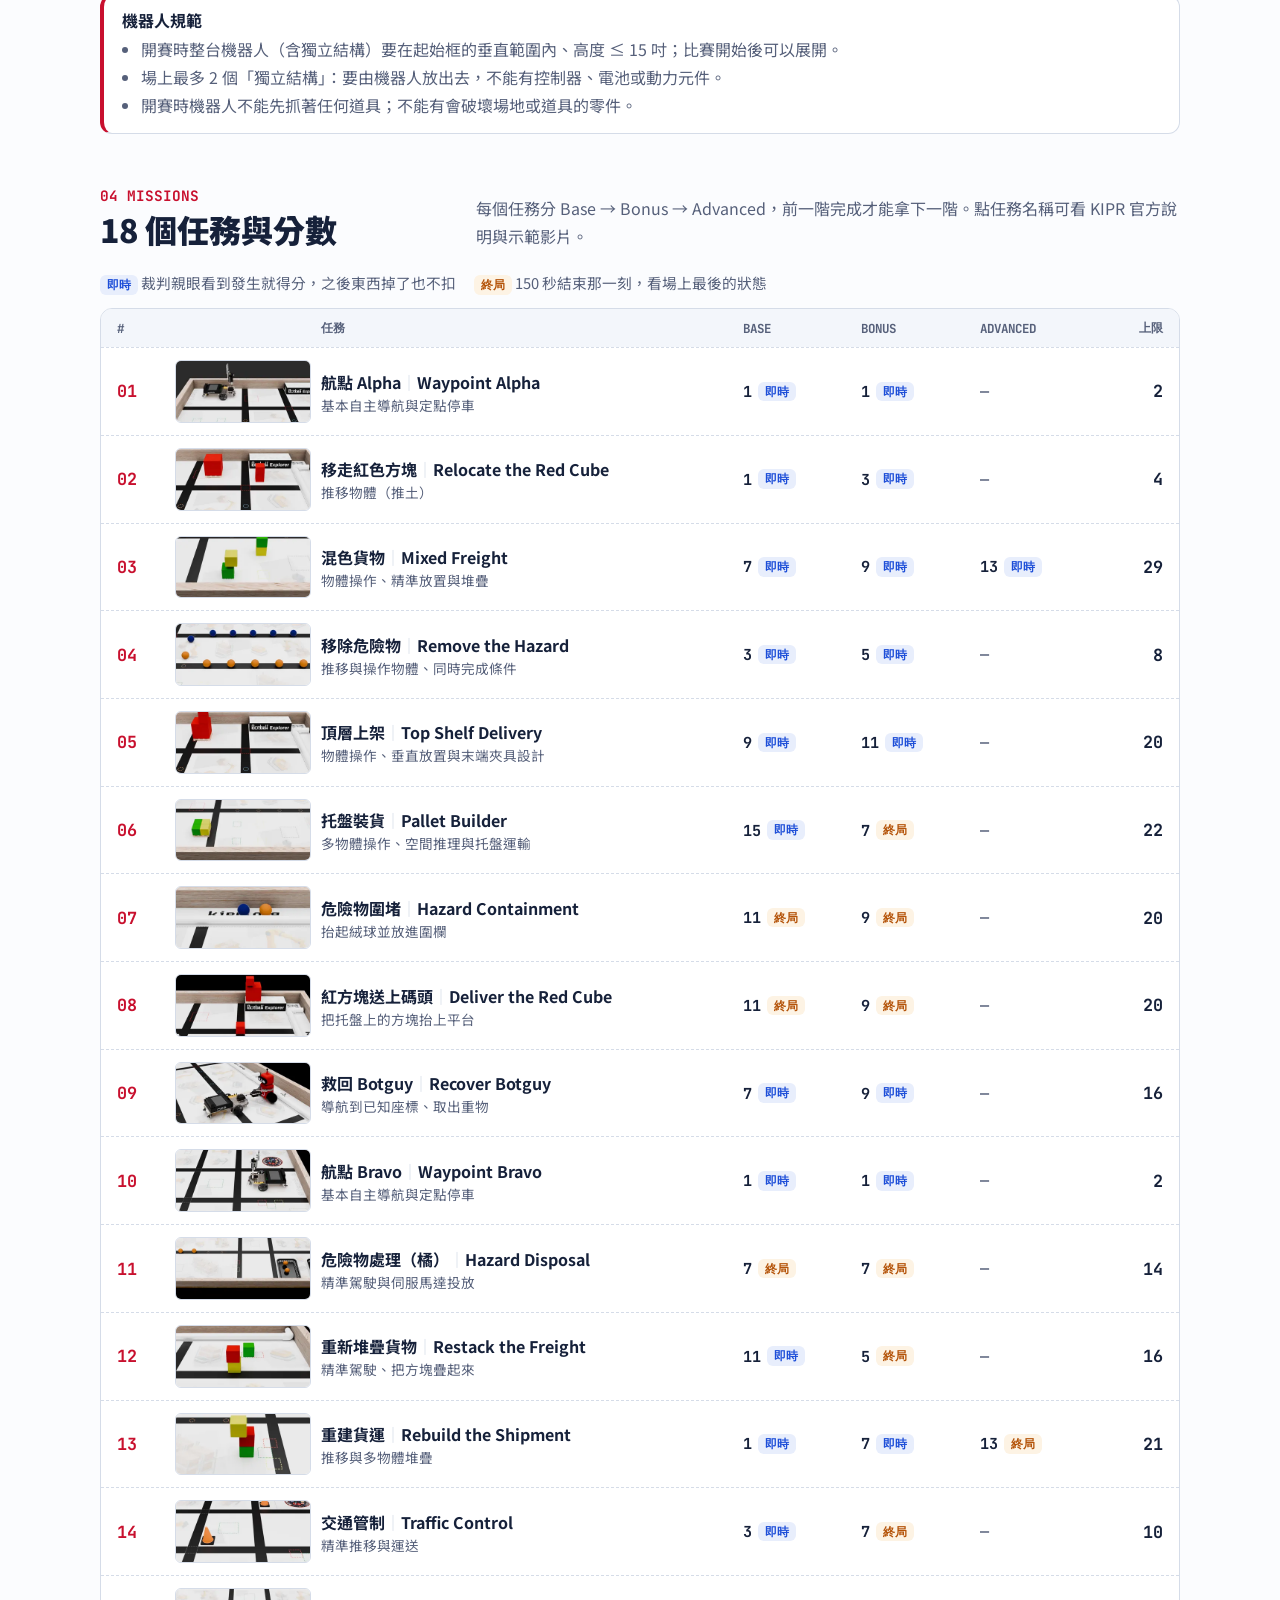
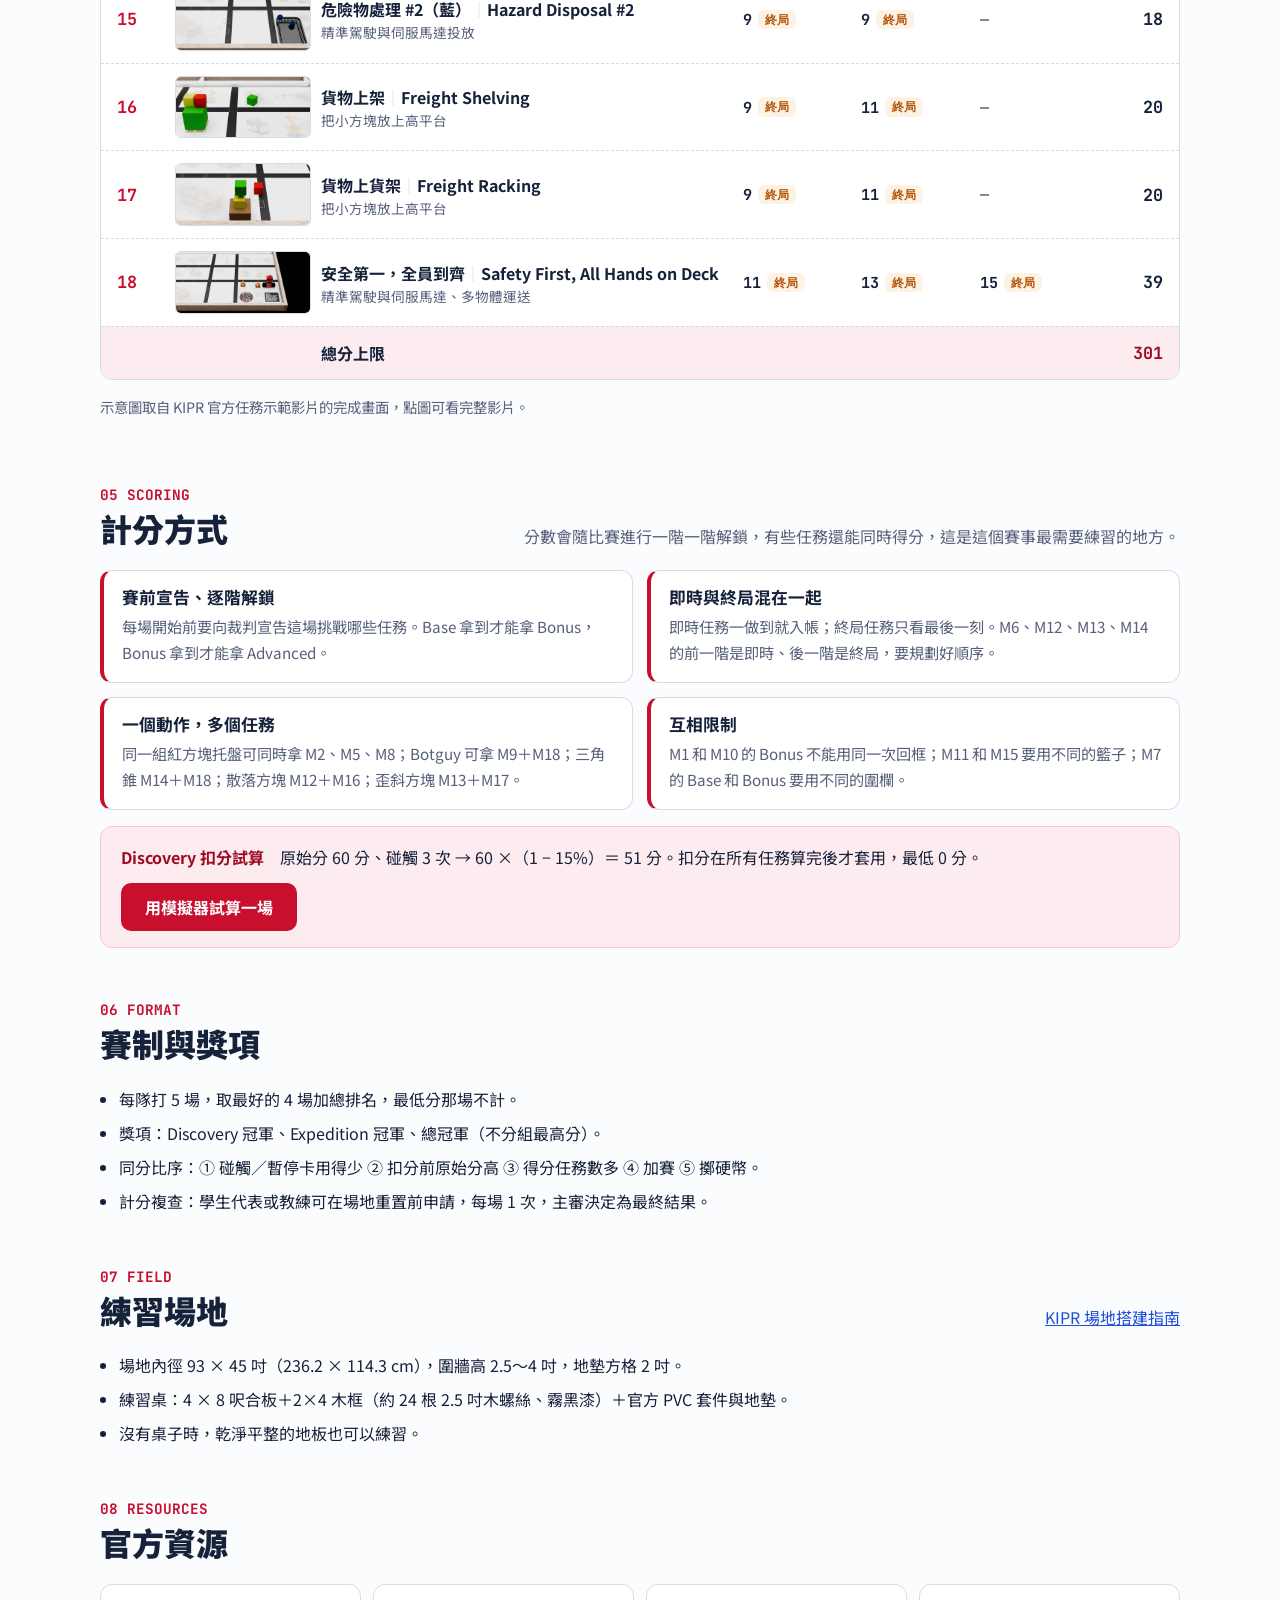
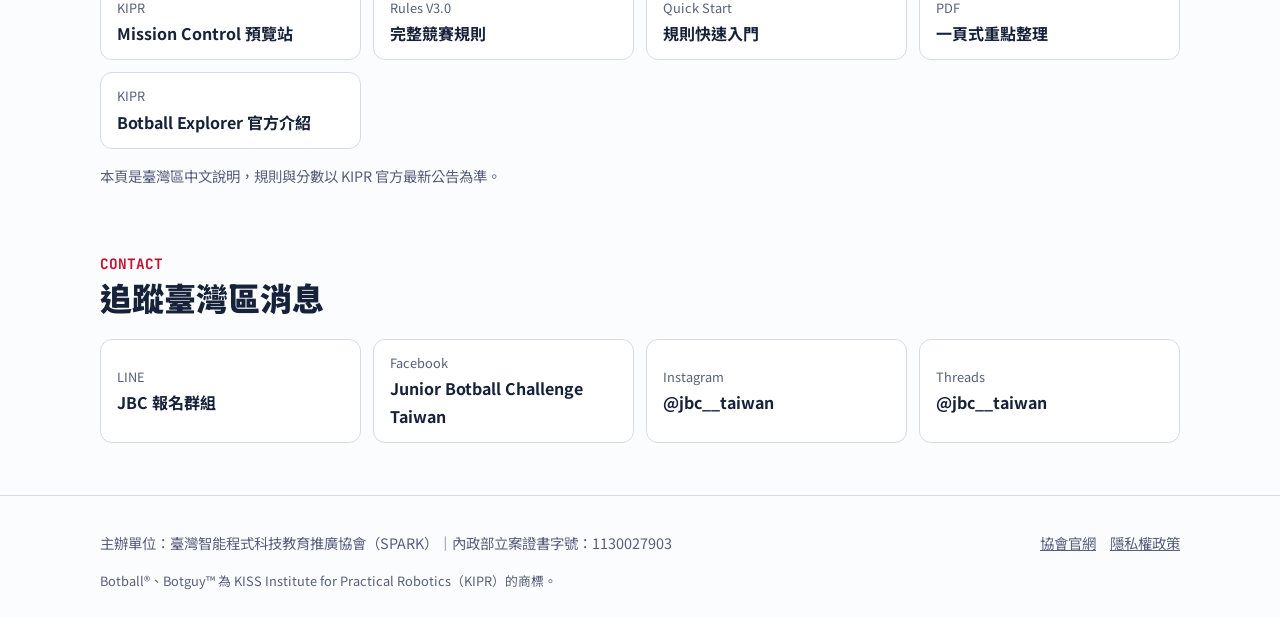
<file: explorer/index.html>
<!DOCTYPE html>
<html lang="zh-Hant-TW">
<head>
<meta charset="UTF-8">
<meta name="viewport" content="width=device-width, initial-scale=1.0">
<title>Botball Explorer 臺灣區 | 2026-2027 Stack Attack 自主機器人挑戰 - JBC Taiwan</title>
<meta name="description" content="Botball Explorer 是美國 KIPR 新推出的自主機器人賽事，2026-2027 年度題目 Stack Attack。幼兒園到高中都能參加、不限機器人平台。中文規則重點、18 個任務分數表與線上計分模擬器。">
<meta name="robots" content="index, follow, max-image-preview:large, max-snippet:-1, max-video-preview:-1">
<link rel="canonical" href="https://junior-botball-challenge-taiwan.github.io/explorer/">
<link rel="icon" type="image/png" href="../jbc-logo.png">
<meta name="theme-color" content="#c8102e">
<meta property="og:locale" content="zh_TW">
<meta property="og:type" content="website">
<meta property="og:title" content="Botball Explorer 臺灣區｜2026-2027 Stack Attack">
<meta property="og:description" content="KIPR 新賽事：幼兒園到高中、不限平台的自主機器人挑戰。中文規則重點、18 個任務分數表與計分模擬器。">
<meta property="og:image" content="https://junior-botball-challenge-taiwan.github.io/img/field.jpg">
<meta property="og:image:width" content="1200">
<meta property="og:image:height" content="980">
<meta property="og:url" content="https://junior-botball-challenge-taiwan.github.io/explorer/">
<meta property="og:site_name" content="Junior Botball Challenge Taiwan">
<meta name="twitter:card" content="summary_large_image">
<meta name="twitter:title" content="Botball Explorer 臺灣區｜2026-2027 Stack Attack">
<meta name="twitter:description" content="幼兒園到高中、不限平台的自主機器人挑戰。18 個任務、301 分，附計分模擬器。">
<meta name="twitter:image" content="https://junior-botball-challenge-taiwan.github.io/img/field.jpg">
<script type="application/ld+json">
{
  "@context": "https://schema.org",
  "@type": "WebPage",
  "@id": "https://junior-botball-challenge-taiwan.github.io/explorer/#webpage",
  "url": "https://junior-botball-challenge-taiwan.github.io/explorer/",
  "name": "Botball Explorer 臺灣區｜2026-2027 Stack Attack",
  "description": "KIPR Botball Explorer 自主機器人賽事中文介紹：組別、器材、18 個任務分數表、計分規則與計分模擬器。",
  "inLanguage": "zh-Hant-TW",
  "isPartOf": {"@id": "https://junior-botball-challenge-taiwan.github.io/#website"},
  "publisher": {"@id": "https://spark-taiwan-association.github.io/#organization"},
  "about": {"@type": "Thing", "name": "Botball Explorer", "url": "https://www.kipr.org/botball-explorer"}
}
</script>
<link rel="preconnect" href="https://fonts.googleapis.com">
<link rel="preconnect" href="https://fonts.gstatic.com" crossorigin>
<link rel="preload" as="style" href="https://fonts.googleapis.com/css2?family=Noto+Sans+TC:wght@400;500;700;900&family=JetBrains+Mono:wght@500;700&display=swap">
<link rel="stylesheet" href="https://fonts.googleapis.com/css2?family=Noto+Sans+TC:wght@400;500;700;900&family=JetBrains+Mono:wght@500;700&display=swap" media="print" onload="this.media='all'">
<noscript><link rel="stylesheet" href="https://fonts.googleapis.com/css2?family=Noto+Sans+TC:wght@400;500;700;900&family=JetBrains+Mono:wght@500;700&display=swap"></noscript>
<style>
/* 沿用 JBC 首頁的「工程筆記本」版面：方格紙底、Botguy 紅、深藍墨水。 */
:root{
  --paper:#fbfcfe; --grid:#e3e9f2; --ink:#16213a; --muted:#56607a; --line:#d5dce8; --card:#fff;
  --red:#c8102e; --red-d:#9e0c24; --red-soft:#fdecef; --blue:#1d4ed8; --blue-soft:#e8eefc; --amber:#b45309; --amber-soft:#fdf3e4;
  --sans:"Noto Sans TC","PingFang TC","Microsoft JhengHei",sans-serif; --mono:"JetBrains Mono",ui-monospace,Consolas,monospace;
  --r:12px; --w:70rem;
}
*{box-sizing:border-box}
html{scroll-behavior:smooth;scroll-padding-top:72px}
@media (prefers-reduced-motion:reduce){html{scroll-behavior:auto}*{transition:none!important}}
body{margin:0;background:var(--paper);color:var(--ink);font:400 1rem/1.75 var(--sans);-webkit-font-smoothing:antialiased}
img{max-width:100%;height:auto;display:block}
a{color:var(--blue)}
a:focus-visible,button:focus-visible,summary:focus-visible{outline:3px solid var(--blue);outline-offset:3px;border-radius:6px}
h1,h2,h3{line-height:1.3;margin:0;text-wrap:balance}
.wrap{max-width:var(--w);margin:0 auto;padding-inline:20px}
.skip{position:absolute;left:-999px;top:8px;background:#fff;padding:8px 12px;z-index:100}.skip:focus{left:8px}

.top{position:sticky;top:0;z-index:50;background:rgba(251,252,254,.95);backdrop-filter:blur(8px);border-bottom:1px solid var(--line)}
.top .wrap{display:flex;align-items:center;gap:12px;min-height:64px}
.brand{display:flex;align-items:center;min-height:44px}
.brand img{width:112px;height:auto}
.nav{margin-left:auto;display:flex;gap:2px}
.nav a{display:inline-flex;align-items:center;min-height:44px;padding:0 11px;border-radius:8px;text-decoration:none;color:var(--ink);font-weight:500}
.nav a:hover{background:#eef2f8}
.nav a.hl{color:var(--red);font-weight:700}
.lang{display:inline-flex;border:1px solid var(--line);border-radius:10px;overflow:hidden;background:#fff}
.lang button{min-height:44px;min-width:44px;border:0;background:#fff;font:700 .85rem var(--sans);color:var(--muted);cursor:pointer}
.lang button[aria-pressed="true"]{background:var(--ink);color:#fff}
.menu{display:none}
.menu summary{list-style:none;display:inline-flex;align-items:center;min-height:44px;padding:0 14px;border:1px solid var(--line);border-radius:10px;cursor:pointer;font-weight:500;background:#fff}
.menu summary::-webkit-details-marker{display:none}
.menu[open] .panel{position:absolute;left:0;right:0;top:64px;background:#fff;border-bottom:1px solid var(--line);padding:8px 20px 16px;display:grid}
.menu .panel a{min-height:48px;display:flex;align-items:center;text-decoration:none;color:var(--ink);font-weight:500;border-bottom:1px solid #eef1f5}
@media (max-width:1000px){.nav{display:none}.menu{display:block;margin-left:auto}}

.hero{background-color:var(--paper);background-image:linear-gradient(var(--grid) 1px,transparent 1px),linear-gradient(90deg,var(--grid) 1px,transparent 1px);background-size:24px 24px;border-bottom:1px solid var(--line);padding-block:40px}
.hero .grid{display:grid;grid-template-columns:1.1fr .9fr;gap:36px;align-items:center}
.kicker{font:700 .82rem/1.4 var(--mono);color:var(--red);letter-spacing:.04em}
.hero h1{font-size:clamp(2rem,4.6vw,3.1rem);font-weight:900;margin-top:12px}
.hero h1 .en{display:block;font:700 clamp(1rem,2vw,1.2rem)/1.4 var(--mono);color:var(--muted);margin-top:6px}
.hero .lead{font-size:1.1rem;color:var(--muted);margin:14px 0 20px;max-width:34em}
.event{background:#fff;border:2px solid var(--ink);border-radius:var(--r);padding:16px 18px;display:grid;gap:6px;max-width:32rem;box-shadow:6px 6px 0 var(--red)}
.event .row{display:grid;grid-template-columns:5.2rem 1fr;gap:8px;align-items:baseline}
.event .k{font:700 .78rem/1.6 var(--mono);color:var(--red)}
.event .v{font-weight:700}
.event .v small{display:block;font-weight:400;color:var(--muted);font-size:.9rem}
.btns{display:flex;flex-wrap:wrap;gap:12px;margin-top:22px}
.btn{display:inline-flex;align-items:center;justify-content:center;gap:8px;min-height:48px;padding:0 22px;border-radius:10px;font-weight:700;text-decoration:none;border:2px solid var(--ink)}
.btn.primary{background:var(--red);border-color:var(--red);color:#fff}
.btn.primary:hover{background:var(--red-d);border-color:var(--red-d)}
.btn.ghost{background:#fff;color:var(--ink)}
.shot{margin:0;background:#fff;padding:10px 10px 8px;border:1px solid var(--line);border-radius:6px;transform:rotate(1.2deg);box-shadow:0 14px 30px -18px rgba(22,33,58,.5);position:relative}
.shot::before{content:"";position:absolute;top:-12px;left:50%;width:96px;height:24px;margin-left:-48px;background:rgba(200,16,46,.18);border:1px solid rgba(200,16,46,.25);transform:rotate(-2deg)}
.shot figcaption{font-size:.82rem;color:var(--muted);padding-top:8px}
@media (max-width:900px){.hero .grid{grid-template-columns:1fr;gap:28px}.hero{padding-block:24px}.shot{transform:none}}

section{padding-block:52px}
.head{display:flex;align-items:end;justify-content:space-between;gap:12px;flex-wrap:wrap;margin-bottom:20px}
.head h2{font-size:clamp(1.5rem,3vw,2rem);font-weight:900}
.head h2 .n{font:700 .9rem var(--mono);color:var(--red);display:block;margin-bottom:4px}
.head p{margin:0;color:var(--muted);max-width:44em}
.prose{max-width:46em;color:var(--muted);margin:16px 0 0}

/* 數字卡 */
.facts{display:grid;grid-template-columns:repeat(4,1fr);gap:14px}
.fact{background:#fff;border:1px solid var(--line);border-radius:var(--r);padding:16px 18px;min-width:0}
.fact b{display:block;font:700 1.9rem/1.2 var(--mono);color:var(--red)}
.fact span{color:var(--muted);font-size:.95rem}
@media (max-width:900px){.facts{grid-template-columns:1fr 1fr}}

/* 組別 */
.divs{display:grid;grid-template-columns:1fr 1fr;gap:16px}
.div{background:#fff;border:1px solid var(--line);border-top:5px solid var(--blue);border-radius:var(--r);padding:18px 20px;min-width:0}
.div.exp{border-top-color:var(--red)}
.div h3{font-size:1.25rem}
.div .g{font:700 .85rem var(--mono);color:var(--muted);margin:2px 0 10px}
.div ul{margin:0;padding-left:1.2em;display:grid;gap:4px}
@media (max-width:760px){.divs{grid-template-columns:1fr}}

/* 器材 */
.chips{display:flex;flex-wrap:wrap;gap:8px;margin-top:4px}
.chip{display:inline-flex;align-items:center;min-height:40px;padding:0 14px;background:#fff;border:1px solid var(--line);border-radius:999px;font-weight:500}
.chip.k{border-color:var(--ink);font-weight:700}
.box{margin-top:18px;background:#fff;border:1px solid var(--line);border-left:4px solid var(--red);border-radius:var(--r);padding:14px 18px}
.box h3{font-size:1rem;margin-bottom:4px}
.box ul{margin:0;padding-left:1.2em;color:var(--muted)}

/* 任務表 */
.legend{display:flex;flex-wrap:wrap;gap:8px 18px;margin-bottom:12px;color:var(--muted);font-size:.92rem}
.jb{display:inline-flex;align-items:center;font:700 .72rem/1 var(--mono);padding:4px 7px;border-radius:6px;white-space:nowrap}
.jb.L{background:var(--blue-soft);color:var(--blue)}
.jb.F{background:var(--amber-soft);color:var(--amber)}
.mtable{background:#fff;border:1px solid var(--line);border-radius:var(--r);overflow:hidden}
.mrow{display:grid;grid-template-columns:3rem 8.5rem minmax(0,1fr) repeat(3,6.8rem) 4rem;gap:10px;align-items:center;padding:12px 16px;border-top:1px dashed var(--line)}
.mrow .th{display:block;border-radius:6px;overflow:hidden;border:1px solid var(--line);background:#eef1f5;aspect-ratio:360/166}
.mrow .th img{width:100%;height:100%;object-fit:cover}
.mrow .th:hover{border-color:var(--ink)}
.mrow .me::before{content:"｜";color:var(--line)}
.mrow:first-child{border-top:0}
.mrow.hd{background:#f3f6fb;font:700 .78rem var(--mono);color:var(--muted);padding-block:10px}
.mrow .no{font:700 1.05rem var(--mono);color:var(--red)}
.mrow .nm a{font-weight:700;color:var(--ink);text-decoration:none}
.mrow .nm a:hover{text-decoration:underline}
.mrow .nm small{display:block;color:var(--muted);font-size:.85rem;line-height:1.45}
.mrow .st{display:flex;align-items:center;gap:6px;font:700 .95rem var(--mono)}
.mrow .st.none{color:var(--muted);font-weight:500}
.mrow .mx{font:700 1.05rem var(--mono);text-align:right;grid-column:7}
.mrow.tot{background:var(--red-soft);font-weight:700}
.mrow.tot .mx{color:var(--red-d)}
.lbl{display:none;font:700 .7rem var(--mono);color:var(--muted)}
.mrow .sts{display:contents}
@media (max-width:760px){
  .mrow{grid-template-columns:2rem 5.5rem minmax(0,1fr) auto;gap:6px 10px;align-items:start}
  .mrow .me{display:block;font:500 .78rem/1.4 var(--mono);color:var(--muted)}
  .mrow .me::before{content:none}
  .mrow.hd{display:none}
  .mrow .no{grid-row:1;grid-column:1}
  .mrow .th{grid-row:1;grid-column:2;margin-top:4px}
  .mrow .nm{grid-row:1;grid-column:3}
  .mrow .mx{grid-row:1;grid-column:4}
  .mrow .sts{grid-row:2;grid-column:2/5;display:flex;flex-wrap:wrap;gap:6px 14px}
  .mrow.tot .sts,.mrow .st.none{display:none}
  .lbl{display:inline}
}

/* 計分卡 */
.rules{display:grid;grid-template-columns:repeat(2,1fr);gap:14px}
.rule{background:#fff;border:1px solid var(--line);border-left:4px solid var(--red);border-radius:var(--r);padding:16px 18px;min-width:0}
.rule h3{font-size:1.05rem}
.rule p{margin:4px 0 0;color:var(--muted);font-size:.95rem}
@media (max-width:760px){.rules{grid-template-columns:1fr}}
.calc{margin-top:16px;background:var(--red-soft);border:1px solid #f6c5cf;border-radius:var(--r);padding:16px 20px;display:flex;flex-wrap:wrap;gap:12px 24px;align-items:center;justify-content:space-between}
.calc p{margin:0}
.calc b{color:var(--red-d)}

.list{margin:0;padding-left:1.2em;display:grid;gap:6px;max-width:48em}
.links{display:grid;grid-template-columns:repeat(auto-fit,minmax(220px,1fr));gap:12px}
.links a,.contact a{display:flex;flex-direction:column;justify-content:center;min-height:68px;padding:12px 16px;background:#fff;border:1px solid var(--line);border-radius:var(--r);text-decoration:none;color:var(--ink);min-width:0}
.links small,.contact small{color:var(--muted);font-size:.8rem}
.links b,.contact b{overflow-wrap:anywhere}
.contact{display:grid;grid-template-columns:repeat(auto-fit,minmax(200px,1fr));gap:12px}
.fine{margin-top:14px;color:var(--muted);font-size:.9rem}

footer{border-top:1px solid var(--line);padding-block:24px 96px;font-size:.9rem;color:var(--muted)}
footer .wrap{display:flex;flex-wrap:wrap;gap:6px 24px;justify-content:space-between;align-items:center}
footer a{color:var(--muted);display:inline-flex;align-items:center;min-height:44px}
footer .tm{flex-basis:100%;font-size:.8rem}
.dock{position:fixed;left:0;right:0;bottom:0;z-index:60;display:none;gap:10px;padding:10px 16px calc(10px + env(safe-area-inset-bottom,0px));background:rgba(255,255,255,.97);border-top:1px solid var(--line)}
.dock a{flex:1;min-height:48px;padding:0 12px}
@media (max-width:900px){.dock{display:flex}}
@media (min-width:901px){footer{padding-bottom:24px}}
</style>
<script async src="https://www.googletagmanager.com/gtag/js?id=G-RSTZ156MFP"></script>
<script>window.dataLayer=window.dataLayer||[];function gtag(){dataLayer.push(arguments);}gtag('js',new Date());gtag('config','G-RSTZ156MFP');</script>
</head>
<body>
<a class="skip" href="#main" data-i18n="skip">跳到主要內容</a>
<header class="top">
  <div class="wrap">
    <a class="brand" href="../" aria-label="Junior Botball Challenge Taiwan 首頁"><img src="../jbc-logo.png" width="400" height="158" alt="Junior Botball Challenge"></a>
    <nav class="nav" aria-label="主選單">
      <a href="#about" data-i18n="n1">認識賽事</a><a href="#divisions" data-i18n="n2">組別</a><a href="#robots" data-i18n="n3">器材</a><a href="#missions" data-i18n="n4">18 個任務</a><a href="#scoring" data-i18n="n5">計分方式</a><a class="hl" href="score.html" data-i18n="n6">計分模擬器</a><a href="../" data-i18n="n7">JBC 首頁</a>
    </nav>
    <details class="menu">
      <summary data-i18n="menu">選單</summary>
      <div class="panel">
        <a href="#about" data-i18n="n1">認識賽事</a><a href="#divisions" data-i18n="n2">組別</a><a href="#robots" data-i18n="n3">器材</a><a href="#missions" data-i18n="n4">18 個任務</a><a href="#scoring" data-i18n="n5">計分方式</a><a href="score.html" data-i18n="n6">計分模擬器</a><a href="../" data-i18n="n7">JBC 首頁</a>
      </div>
    </details>
    <div class="lang" role="group" aria-label="語言 Language"><button type="button" data-lang="zh" aria-pressed="true">中</button><button type="button" data-lang="en" aria-pressed="false">EN</button></div>
  </div>
</header>

<main id="main">
  <section class="hero" id="top">
    <div class="wrap grid">
      <div>
        <div class="kicker" data-i18n="kicker">KIPR 新賽事｜2026–2027 試辦年度</div>
        <h1><span data-i18n="h1">Botball Explorer 自主機器人挑戰</span><span class="en">Botball Explorer · Stack Attack</span></h1>
        <p class="lead" data-i18n="lead">美國 KIPR（Botball 主辦單位）新推出的賽事。今年題目「Stack Attack」：智慧倉庫的 AI 當機了，機器人要自己分類、堆疊、運送貨物，把倉庫和 Botguy 救回來。幼兒園到高中都能參加，不限機器人平台。</p>
        <div class="event" aria-label="賽事資訊">
          <div class="row"><span class="k">SEASON</span><span class="v" data-i18n="season">2026–2027「Stack Attack」</span></div>
          <div class="row"><span class="k">TAIWAN</span><span class="v"><span data-i18n="tw">臺灣區推廣中，比賽日期另行公告</span><small data-i18n="tw2">想第一時間收到消息，請加入 JBC LINE 群組</small></span></div>
        </div>
        <div class="btns">
          <a class="btn primary" href="score.html" data-i18n="cta1">試玩計分模擬器</a>
          <a class="btn ghost" href="https://www.kipr.org/missioncontrol_pilot/" data-i18n="cta2">KIPR 官方任務與規則</a>
        </div>
      </div>
      <figure class="shot">
        <img src="../img/field.jpg" width="1200" height="980" alt="Botball 比賽現場，學生蹲在場地上調整機器人" fetchpriority="high">
        <figcaption data-i18n="cap">Botball 比賽現場：學生自己調整機器人與程式</figcaption>
      </figure>
    </div>
  </section>

  <section id="about">
    <div class="wrap">
      <div class="head"><h2><span class="n">01 ABOUT</span><span data-i18n="ab-h">認識 Botball Explorer</span></h2></div>
      <div class="facts">
        <div class="fact"><b>150<small>s</small></b><span data-i18n="f1">每場 150 秒，全自動運作</span></div>
        <div class="fact"><b>2</b><span data-i18n="f2">每隊最多 2 台機器人</span></div>
        <div class="fact"><b>15"</b><span data-i18n="f3">起始高度上限（約 38 公分）</span></div>
        <div class="fact"><b>301</b><span data-i18n="f4">18 個任務的總分上限</span></div>
      </div>
      <p class="prose" data-i18n="ab-p">每隊最多 5 名學生。比賽開始後機器人要全程自己運作，不能遙控、不能無線控制，程式只能在兩場之間修改。整個作品 100% 由學生完成，大人不能幫忙組裝、寫程式或測試。</p>
    </div>
  </section>

  <section id="divisions" style="padding-top:0">
    <div class="wrap">
      <div class="head"><h2><span class="n">02 DIVISIONS</span><span data-i18n="dv-h">兩個組別</span></h2><p data-i18n="dv-p">依年級分組，可以往上報，不能往下報。</p></div>
      <div class="divs">
        <article class="div">
          <h3>Discovery</h3>
          <div class="g" data-i18n="d1g">6 年級以下（幼兒園～國小六年級）</div>
          <ul>
            <li data-i18n="d1a">賽前可以自己選擇移走場上任何道具</li>
            <li data-i18n="d1b">救援碰觸次數不限，計時不停，每碰一次扣該場成績 5%</li>
            <li data-i18n="d1c">不能使用 3D 列印零件</li>
            <li data-i18n="d1d">可以往上報名 Expedition</li>
          </ul>
        </article>
        <article class="div exp">
          <h3>Expedition</h3>
          <div class="g" data-i18n="d2g">7～12 年級（國中～高中），國小學生也可往上報</div>
          <ul>
            <li data-i18n="d2a">標準場地配置，全部任務都要面對</li>
            <li data-i18n="d2b">整個比賽（5 場合計）共 2 張暫停卡，用卡時計時暫停</li>
            <li data-i18n="d2c">可用 3D 列印：1 個大件（≤ 220×220×250 mm）＋最多 6 個小件（≤ 75×75×85 mm）</li>
            <li data-i18n="d2d">7 年級以上不能往下報 Discovery</li>
          </ul>
        </article>
      </div>
    </div>
  </section>

  <section id="robots" style="padding-top:0">
    <div class="wrap">
      <div class="head"><h2><span class="n">03 ROBOTS</span><span data-i18n="rb-h">不用買新器材</span></h2><p data-i18n="rb-p">只要能全自動運作、符合尺寸與安全規定，任何機器人平台都能參賽。試辦期間不按器材分組，最終以 KIPR 官方公告為準。</p></div>
      <div class="chips">
        <span class="chip k" data-i18n="kit">KIPR Wombat（官方套件）</span><span class="chip">LEGO SPIKE Prime</span><span class="chip">LEGO Mindstorms EV3</span><span class="chip">VEX IQ</span><span class="chip">Makeblock</span><span class="chip">Arduino</span><span class="chip">Raspberry Pi</span><span class="chip">micro:bit</span>
      </div>
      <div class="box">
        <h3 data-i18n="rb-b">機器人規範</h3>
        <ul>
          <li data-i18n="rb1">開賽時整台機器人（含獨立結構）要在起始框的垂直範圍內、高度 ≤ 15 吋；比賽開始後可以展開。</li>
          <li data-i18n="rb2">場上最多 2 個「獨立結構」：要由機器人放出去，不能有控制器、電池或動力元件。</li>
          <li data-i18n="rb3">開賽時機器人不能先抓著任何道具；不能有會破壞場地或道具的零件。</li>
        </ul>
      </div>
    </div>
  </section>

  <section id="missions" style="padding-top:0">
    <div class="wrap">
      <div class="head"><h2><span class="n">04 MISSIONS</span><span data-i18n="ms-h">18 個任務與分數</span></h2><p data-i18n="ms-p">每個任務分 Base → Bonus → Advanced，前一階完成才能拿下一階。點任務名稱可看 KIPR 官方說明與示範影片。</p></div>
      <div class="legend"><span><span class="jb L" data-i18n="jL">即時</span> <span data-i18n="jLd">裁判親眼看到發生就得分，之後東西掉了也不扣</span></span><span><span class="jb F" data-i18n="jF">終局</span> <span data-i18n="jFd">150 秒結束那一刻，看場上最後的狀態</span></span></div>
      <div class="mtable" id="mtable" role="table" aria-label="18 個任務分數表"></div>
      <p class="fine" data-i18n="img-src">示意圖取自 KIPR 官方任務示範影片的完成畫面，點圖可看完整影片。</p>
    </div>
  </section>

  <section id="scoring" style="padding-top:0">
    <div class="wrap">
      <div class="head"><h2><span class="n">05 SCORING</span><span data-i18n="sc-h">計分方式</span></h2><p data-i18n="sc-p">分數會隨比賽進行一階一階解鎖，有些任務還能同時得分，這是這個賽事最需要練習的地方。</p></div>
      <div class="rules">
        <div class="rule"><h3 data-i18n="c1">賽前宣告、逐階解鎖</h3><p data-i18n="c1d">每場開始前要向裁判宣告這場挑戰哪些任務。Base 拿到才能拿 Bonus，Bonus 拿到才能拿 Advanced。</p></div>
        <div class="rule"><h3 data-i18n="c2">即時與終局混在一起</h3><p data-i18n="c2d">即時任務一做到就入帳；終局任務只看最後一刻。M6、M12、M13、M14 的前一階是即時、後一階是終局，要規劃好順序。</p></div>
        <div class="rule"><h3 data-i18n="c3">一個動作，多個任務</h3><p data-i18n="c3d">同一組紅方塊托盤可同時拿 M2、M5、M8；Botguy 可拿 M9＋M18；三角錐 M14＋M18；散落方塊 M12＋M16；歪斜方塊 M13＋M17。</p></div>
        <div class="rule"><h3 data-i18n="c4">互相限制</h3><p data-i18n="c4d">M1 和 M10 的 Bonus 不能用同一次回框；M11 和 M15 要用不同的籃子；M7 的 Base 和 Bonus 要用不同的圍欄。</p></div>
      </div>
      <div class="calc">
        <p><b data-i18n="ex-h">Discovery 扣分試算</b>　<span data-i18n="ex">原始分 60 分、碰觸 3 次 → 60 ×（1 − 15%）＝ 51 分。扣分在所有任務算完後才套用，最低 0 分。</span></p>
        <a class="btn primary" href="score.html" data-i18n="ex-a">用模擬器試算一場</a>
      </div>
    </div>
  </section>

  <section id="format" style="padding-top:0">
    <div class="wrap">
      <div class="head"><h2><span class="n">06 FORMAT</span><span data-i18n="fm-h">賽制與獎項</span></h2></div>
      <ul class="list">
        <li data-i18n="fm1">每隊打 5 場，取最好的 4 場加總排名，最低分那場不計。</li>
        <li data-i18n="fm2">獎項：Discovery 冠軍、Expedition 冠軍、總冠軍（不分組最高分）。</li>
        <li data-i18n="fm3">同分比序：① 碰觸／暫停卡用得少 ② 扣分前原始分高 ③ 得分任務數多 ④ 加賽 ⑤ 擲硬幣。</li>
        <li data-i18n="fm4">計分複查：學生代表或教練可在場地重置前申請，每場 1 次，主審決定為最終結果。</li>
      </ul>
    </div>
  </section>

  <section id="field" style="padding-top:0">
    <div class="wrap">
      <div class="head"><h2><span class="n">07 FIELD</span><span data-i18n="fd-h">練習場地</span></h2><p><a href="https://www.kipr.org/missioncontrol_pilot/game-board-build/" data-i18n="fd-a">KIPR 場地搭建指南</a></p></div>
      <ul class="list">
        <li data-i18n="fd1">場地內徑 93 × 45 吋（236.2 × 114.3 cm），圍牆高 2.5～4 吋，地墊方格 2 吋。</li>
        <li data-i18n="fd2">練習桌：4 × 8 呎合板＋2×4 木框（約 24 根 2.5 吋木螺絲、霧黑漆）＋官方 PVC 套件與地墊。</li>
        <li data-i18n="fd3">沒有桌子時，乾淨平整的地板也可以練習。</li>
      </ul>
    </div>
  </section>

  <section id="resources" style="padding-top:0">
    <div class="wrap">
      <div class="head"><h2><span class="n">08 RESOURCES</span><span data-i18n="rs-h">官方資源</span></h2></div>
      <div class="links">
        <a href="https://www.kipr.org/missioncontrol_pilot/"><small>KIPR</small><b data-i18n="l1">Mission Control 預覽站</b></a>
        <a href="https://www.kipr.org/missioncontrol_pilot/botball_explorer_2027/rules/"><small>Rules V3.0</small><b data-i18n="l2">完整競賽規則</b></a>
        <a href="https://www.kipr.org/missioncontrol_pilot/botball_explorer_2027/rules-quick-start/"><small>Quick Start</small><b data-i18n="l3">規則快速入門</b></a>
        <a href="https://www.kipr.org/missioncontrol_pilot/2027_Botball_Explorer_Quick_Reference.pdf"><small>PDF</small><b data-i18n="l4">一頁式重點整理</b></a>
        <a href="https://www.kipr.org/botball-explorer"><small>KIPR</small><b data-i18n="l5">Botball Explorer 官方介紹</b></a>
      </div>
      <p class="fine" data-i18n="fine">本頁是臺灣區中文說明，規則與分數以 KIPR 官方最新公告為準。</p>
    </div>
  </section>

  <section id="contact" style="padding-top:0">
    <div class="wrap">
      <div class="head"><h2><span class="n">CONTACT</span><span data-i18n="ct-h">追蹤臺灣區消息</span></h2></div>
      <div class="contact">
        <a href="https://line.me/ti/g2/4KLjDA6pPbE8BBsQUPSQS2M3rLRNPWO0PVtz9A?utm_source=invitation&amp;utm_medium=link_copy&amp;utm_campaign=default"><small>LINE</small><b data-i18n="line">JBC 報名群組</b></a>
        <a href="https://www.facebook.com/BotballTaiwan/"><small>Facebook</small><b>Junior Botball Challenge Taiwan</b></a>
        <a href="https://www.instagram.com/jbc__taiwan"><small>Instagram</small><b>@jbc__taiwan</b></a>
        <a href="https://www.threads.com/@jbc__taiwan"><small>Threads</small><b>@jbc__taiwan</b></a>
      </div>
    </div>
  </section>
</main>

<footer>
  <div class="wrap">
    <div><span data-i18n="org">主辦單位：臺灣智能程式科技教育推廣協會（SPARK）｜內政部立案證書字號：1130027903</span></div>
    <span><a href="https://spark-taiwan-association.github.io/" data-i18n="org-link">協會官網</a>　<a href="https://spark-taiwan-association.github.io/privacy.html" data-i18n="privacy">隱私權政策</a></span>
    <div class="tm" data-i18n="tm">Botball®、Botguy™ 為 KISS Institute for Practical Robotics（KIPR）的商標。</div>
  </div>
</footer>

<nav class="dock" aria-label="快速操作">
  <a class="btn primary" href="score.html" data-i18n="dock1">計分模擬器</a>
  <a class="btn ghost" href="https://line.me/ti/g2/4KLjDA6pPbE8BBsQUPSQS2M3rLRNPWO0PVtz9A?utm_source=invitation&amp;utm_medium=link_copy&amp;utm_campaign=default" data-i18n="dock2">加入 LINE</a>
</nav>

<script src="missions.js"></script>
<script>
var EN = {
  skip:'Skip to content', n1:'About', n2:'Divisions', n3:'Robots', n4:'18 Missions', n5:'Scoring', n6:'Score simulator', n7:'JBC home', menu:'Menu',
  kicker:'NEW FROM KIPR | 2026–2027 PILOT SEASON', h1:'Botball Explorer Autonomous Robotics',
  lead:'A new program from KIPR, the organizer of Botball. This season\'s game is "Stack Attack": the AI running the smart warehouse has gone dark, and robots must sort, stack and deliver cargo on their own to bring the warehouse and Botguy back online. Open to Pre-K through grade 12, any robot platform.',
  season:'2026–2027 "Stack Attack"', tw:'Taiwan region: promotion stage, event date TBA', tw2:'Join the JBC LINE group for first news',
  cta1:'Try the score simulator', cta2:'Official KIPR missions & rules', cap:'At a Botball event: students tune their own robots and code',
  'ab-h':'About Botball Explorer', f1:'150-second matches, fully autonomous', f2:'Up to 2 robots per team', f3:'Maximum starting height (about 38 cm)', f4:'Maximum score across 18 missions',
  'ab-p':'Teams of up to five students. Once a match starts, robots run entirely on their own: no remote or wireless control, and code can change only between matches. The work is 100% student-built; adults may not build, program or test the robot.',
  'dv-h':'Two divisions', 'dv-p':'Divisions follow grade level. Teams may play up, never down.',
  d1g:'Grade 6 and below (Pre-K to grade 6)', d1a:'Teams may remove any game pieces before the match', d1b:'Unlimited recovery Touches; the clock keeps running and each Touch costs 5% of the match score', d1c:'No 3D-printed parts', d1d:'May play up into Expedition',
  d2g:'Grades 7–12; younger students may play up', d2a:'Standard field setup, full mission set', d2b:'Two Timeout Cards for the whole tournament (all 5 matches); the clock stops during a timeout', d2c:'3D printing allowed: one large part (≤ 220×220×250 mm) plus up to six small parts (≤ 75×75×85 mm)', d2d:'Grades 7 and up may not play down into Discovery',
  'rb-h':'No new hardware needed', 'rb-p':'Any platform that runs fully autonomously and meets the size and safety rules may compete. During the pilot season teams are not split by platform; follow official KIPR updates.',
  kit:'KIPR Wombat (official kit)', 'rb-b':'Robot rules', rb1:'At the start, every robot and independent structure must fit inside a starting box\'s vertical projection, no taller than 15 inches; robots may expand after the start.', rb2:'At most two independent structures on the field; a robot must deploy them, and they may not contain a controller, battery or powered actuator.', rb3:'Robots may not hold any game object at the start, and may not carry parts meant to damage the field or game pieces.',
  'ms-h':'18 missions and points', 'ms-p':'Each mission runs Base → Bonus → Advanced; each stage unlocks the next. Click a mission name for the official KIPR page and video.',
  'img-src':'Thumbnails are the completed scenes from the official KIPR mission videos. Click one to watch the full video.', jL:'LIVE', jLd:'Scores when the judge sees it happen and stays earned', jF:'FINAL', jFd:'Judged on the field at the moment the 150 seconds end',
  'sc-h':'How scoring works', 'sc-p':'Points unlock stage by stage as the match goes on, and some actions score several missions at once. This is what teams need to practice most.',
  c1:'Declare first, unlock in stages', c1d:'Before each match, tell the judge which missions you will attempt. Bonus needs Base; Advanced needs Bonus.',
  c2:'Live and final, mixed', c2d:'Live stages count the moment they happen; final stages only count at the end. M6, M12, M13 and M14 start live and finish final, so plan the order.',
  c3:'One action, several missions', c3d:'The same red-cube pallet can score M2, M5 and M8; Botguy M9 + M18; traffic cones M14 + M18; spilled cubes M12 + M16; unstraight cubes M13 + M17.',
  c4:'Restrictions', c4d:'One return to a starting box cannot score both M1 and M10 bonuses; M11 and M15 need different baskets; M7 Base and Bonus need different enclosures.',
  'ex-h':'Discovery penalty example', ex:'Raw score 60, 3 Touches → 60 × (1 − 15%) = 51. Penalties apply after all missions are scored, never below 0.', 'ex-a':'Try a match in the simulator',
  'fm-h':'Format and awards', fm1:'Each team plays 5 matches; the best 4 are added for ranking and the lowest is dropped.', fm2:'Awards: Discovery Champion, Expedition Champion, Overall Champion (highest score regardless of division).', fm3:'Tie breakers: ① fewest Touches / Timeout Cards ② highest raw score before penalties ③ most distinct missions scored ④ tie-break match ⑤ coin flip.', fm4:'Scoring review: a student representative or coach may request one per match before the field is reset; the Head Judge\'s decision is final.',
  'fd-h':'Practice field', 'fd-a':'KIPR game board build guide', fd1:'Inside dimensions 93 × 45 in (236.2 × 114.3 cm), walls 2.5–4 in high, 2-inch grid on the mat.', fd2:'Practice table: 4 × 8 ft plywood with a 2×4 frame (about 24 wood screws, matte black paint) plus the official PVC kit and mat.', fd3:'Without a table, a clean, smooth floor works for practice.',
  'rs-h':'Official resources', l1:'Mission Control preview', l2:'Full competition rules', l3:'Rules quick start', l4:'One-page quick reference', l5:'Botball Explorer by KIPR',
  fine:'This page is a Chinese-language guide for Taiwan. Official KIPR rules and points always take precedence.',
  'ct-h':'Follow Taiwan news', line:'JBC registration group',
  org:'Organizer: Taiwan Smart Programming AI Robotics & Knowledge Association (SPARK) | MOI registration No. 1130027903', 'org-link':'SPARK website', privacy:'Privacy policy',
  tm:'Botball® and Botguy™ are trademarks of the KISS Institute for Practical Robotics (KIPR).', dock1:'Score simulator', dock2:'Join LINE'
};
var lang = 'zh';
var MURL = 'https://www.kipr.org/missioncontrol_pilot/botball_explorer_2027/missions/mission-';
function esc(s){return String(s).replace(/[&<>"]/g,function(c){return {'&':'&amp;','<':'&lt;','>':'&gt;','"':'&quot;'}[c]})}
function renderMissions(){
  var en = lang==='en', h = [];
  h.push('<div class="mrow hd" role="row"><span>#</span><span></span><span>'+(en?'MISSION':'任務')+'</span><span>BASE</span><span>BONUS</span><span>ADVANCED</span><span style="text-align:right">'+(en?'MAX':'上限')+'</span></div>');
  BE.MISSIONS.forEach(function(m){
    var cells = '';
    for (var i=0;i<3;i++){
      var s = m.stages[i];
      cells += s ? '<span class="st" role="cell"><span class="lbl">'+BE.STAGE_NAMES[i]+'</span>'+s.pts+' <span class="jb '+s.j+'">'+(s.j==='L'?(en?'LIVE':'即時'):(en?'FINAL':'終局'))+'</span></span>'
                 : '<span class="st none" role="cell">—</span>';
    }
    h.push('<div class="mrow" role="row"><span class="no" role="cell">'+String(m.id).padStart(2,'0')+'</span>'+
      '<a class="th" role="cell" href="'+MURL+m.id+'/" aria-label="'+esc((en?'Mission ':'任務 ')+m.id+(en?' official video':' 官方示範影片'))+'"><img src="img/m'+m.id+'.webp" width="360" height="'+(m.id===7?168:166)+'" alt="'+esc((en?'Mission ':'任務 ')+m.id+' '+(en?m.en:m.zh)+(en?' completed (from the official KIPR video)':' 完成時的樣子（KIPR 官方影片截圖）'))+'" loading="lazy"></a>'+
      '<span class="nm" role="cell"><a href="'+MURL+m.id+'/">'+(en?esc(m.en):esc(m.zh)+'<span class="me">'+esc(m.en)+'</span>')+'</a><small>'+esc(m.skill[lang])+'</small></span>'+
      '<span class="sts">'+cells+'</span><span class="mx" role="cell">'+BE.maxPts(m)+'</span></div>');
  });
  h.push('<div class="mrow tot" role="row"><span></span><span></span><span class="nm" role="cell">'+(en?'Maximum total':'總分上限')+'</span><span class="sts"></span><span class="mx" role="cell">'+BE.TOTAL_MAX+'</span></div>');
  document.getElementById('mtable').innerHTML = h.join('');
}
function setLang(l){
  lang = l;
  document.querySelectorAll('[data-i18n]').forEach(function(el){
    var k=el.dataset.i18n; if(!('zh' in el.dataset)) el.dataset.zh=el.textContent;
    el.textContent = l==='en' ? (EN[k]||el.dataset.zh) : el.dataset.zh;
  });
  document.documentElement.lang = l==='en' ? 'en' : 'zh-Hant-TW';
  document.querySelectorAll('.lang button').forEach(function(b){b.setAttribute('aria-pressed', b.dataset.lang===l)});
  try{localStorage.setItem('jbc-lang',l)}catch(e){}
  renderMissions();
}
document.querySelectorAll('.lang button').forEach(function(b){b.addEventListener('click',function(){setLang(b.dataset.lang)})});
renderMissions();
try{ if(localStorage.getItem('jbc-lang')==='en') setLang('en'); }catch(e){}
document.querySelectorAll('.menu .panel a').forEach(function(a){a.addEventListener('click',function(){a.closest('details').removeAttribute('open')})});
</script>
</body>
</html>
</file>
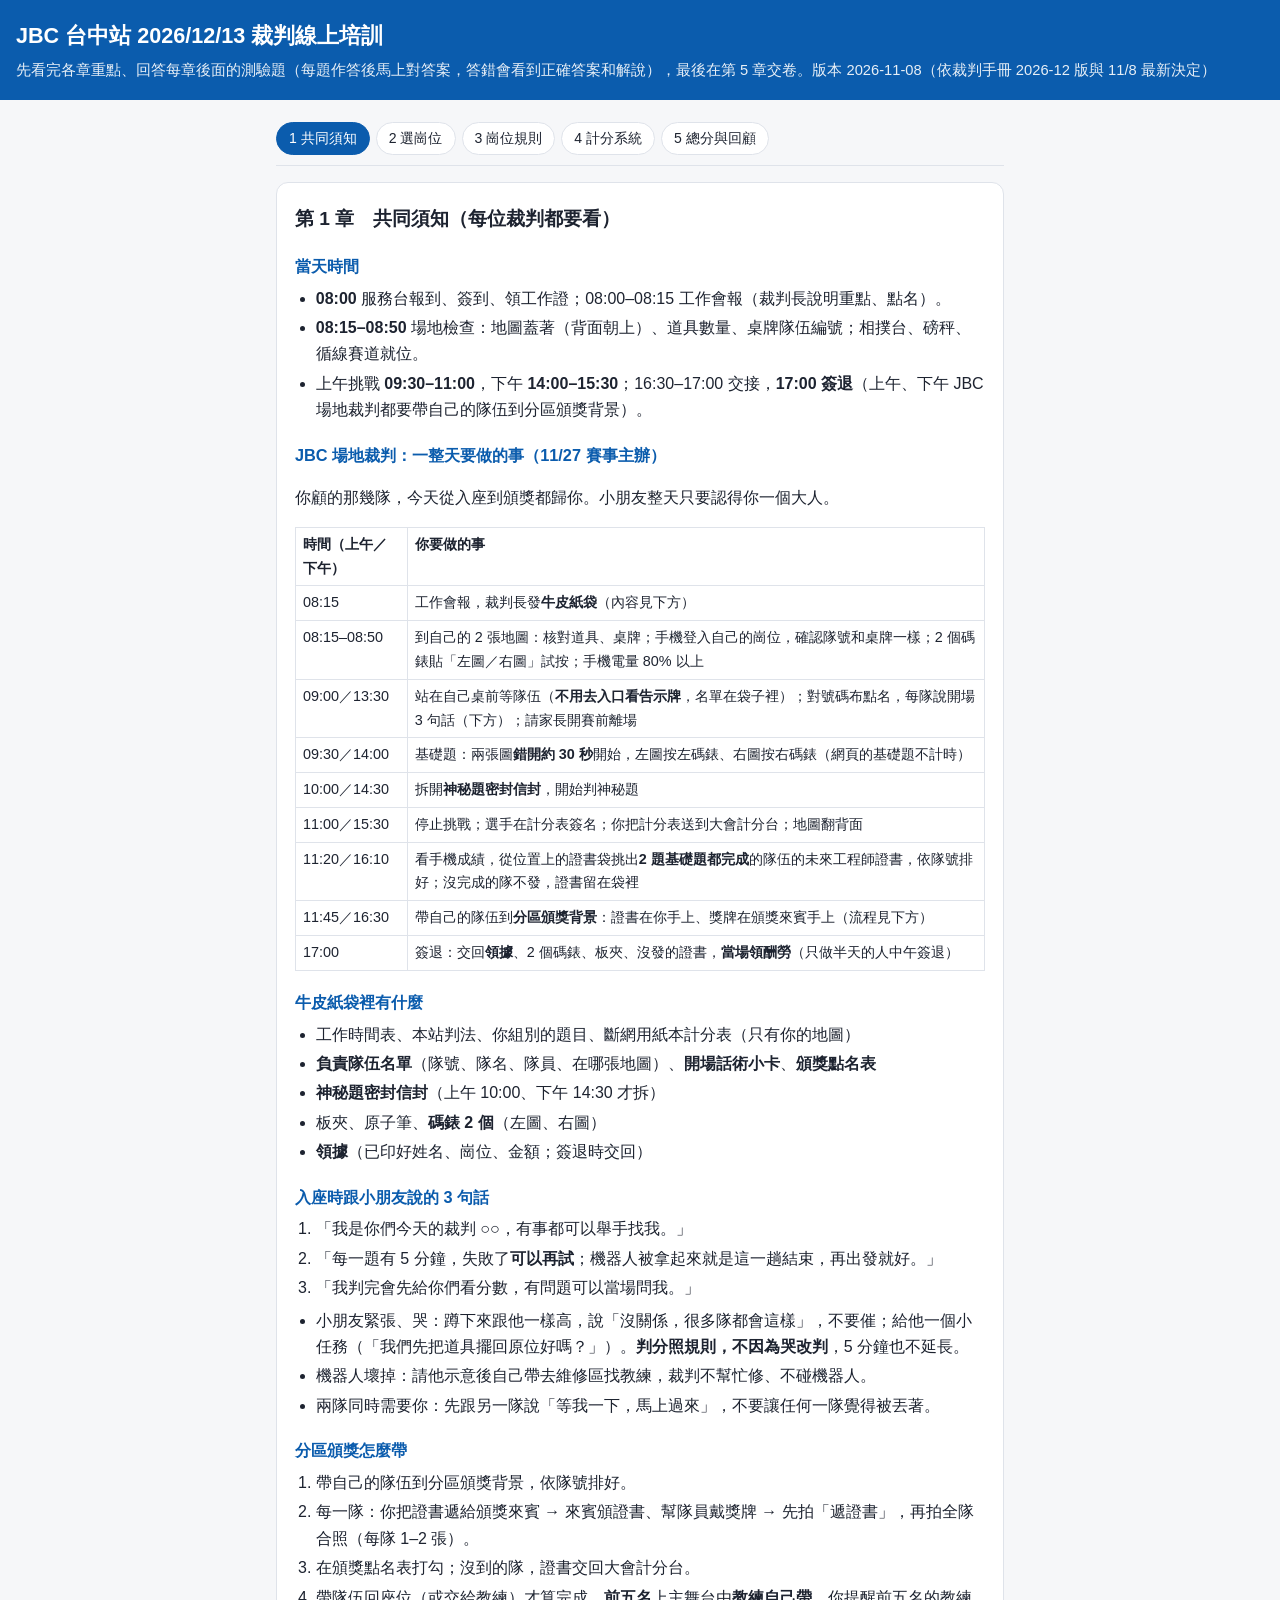
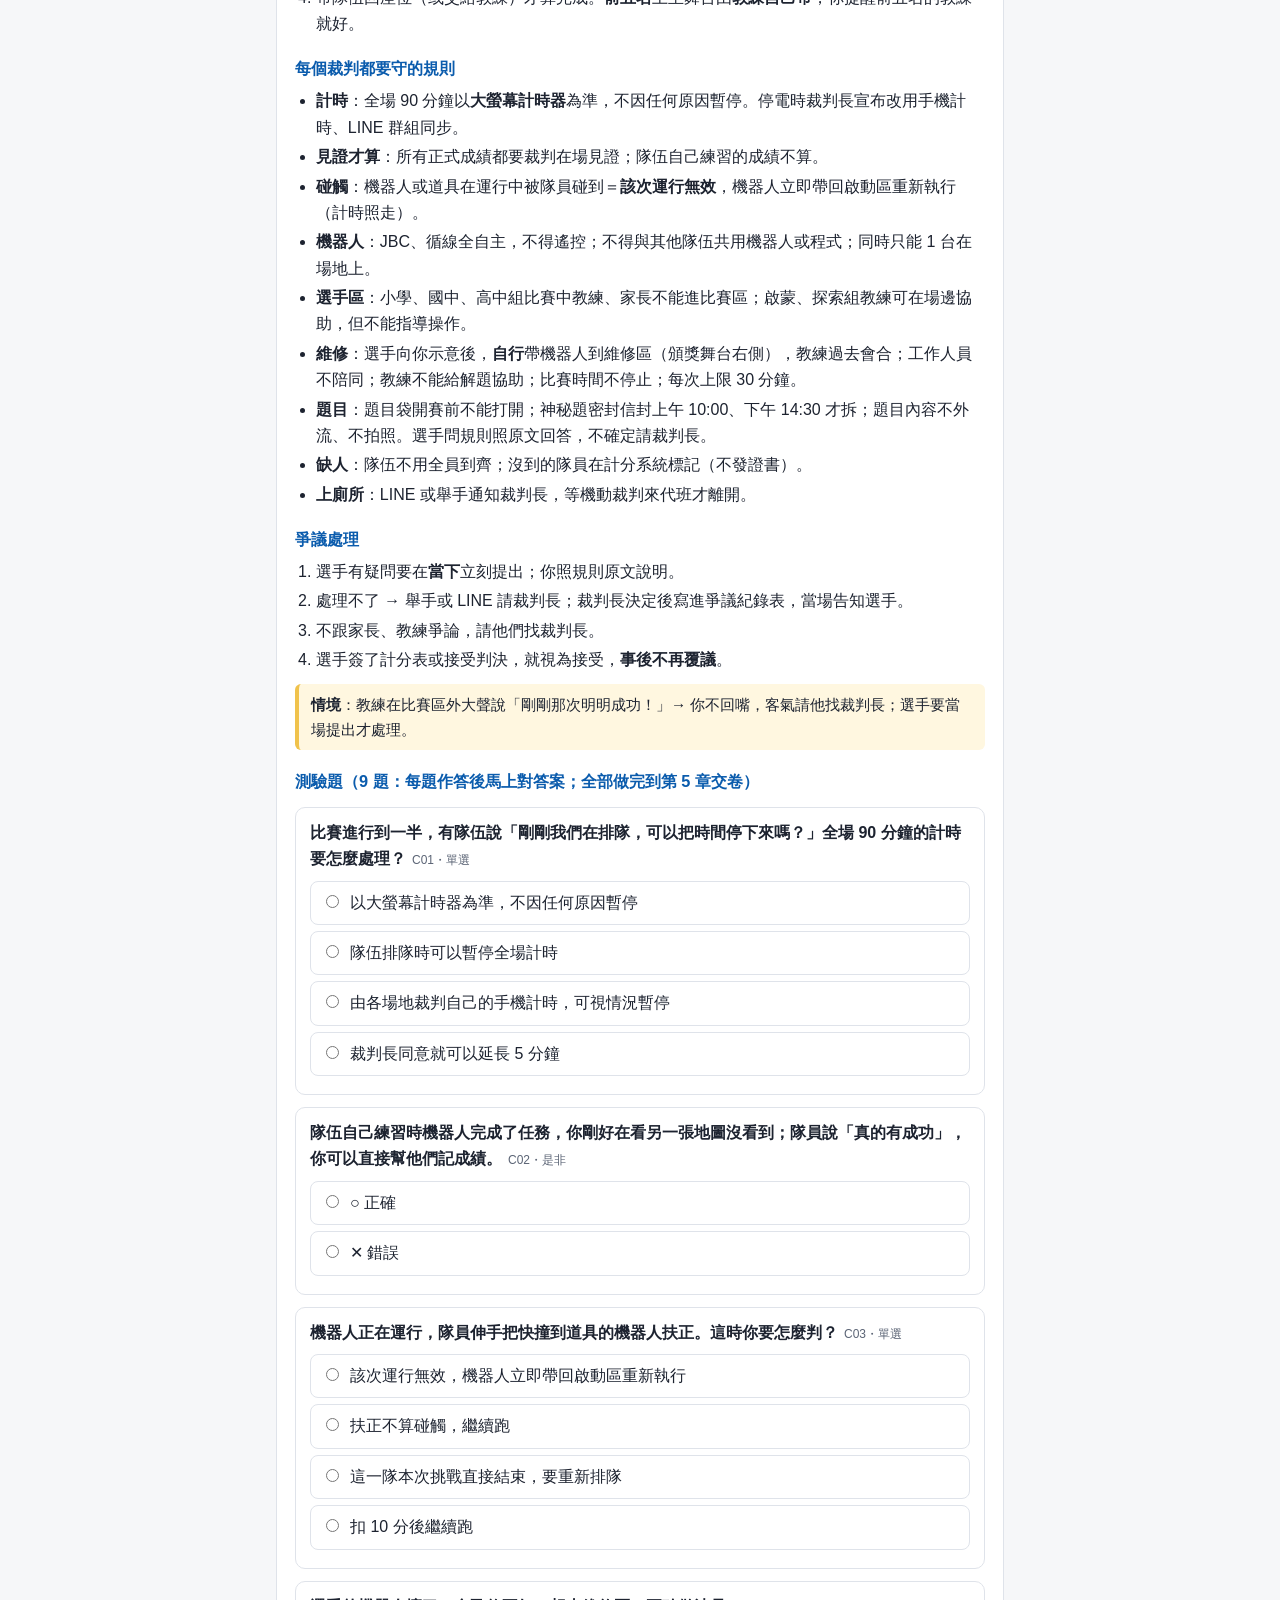
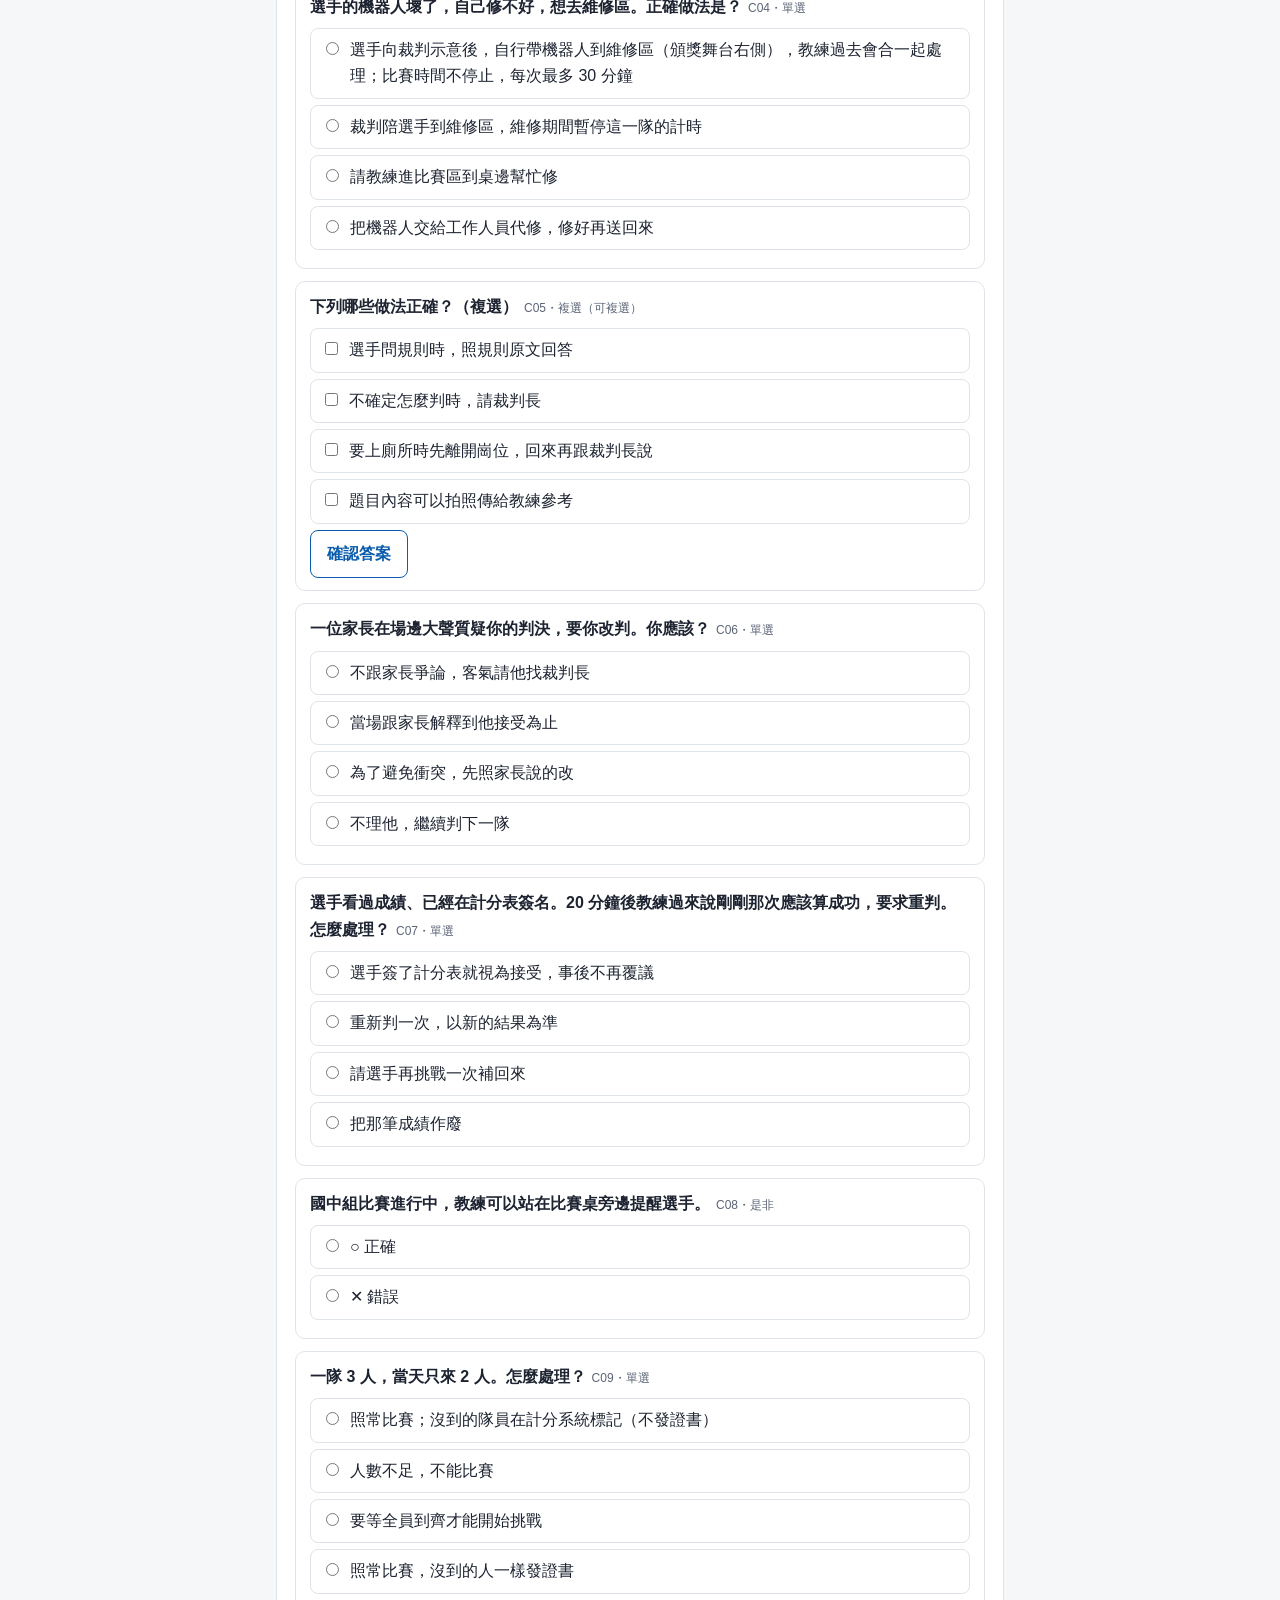
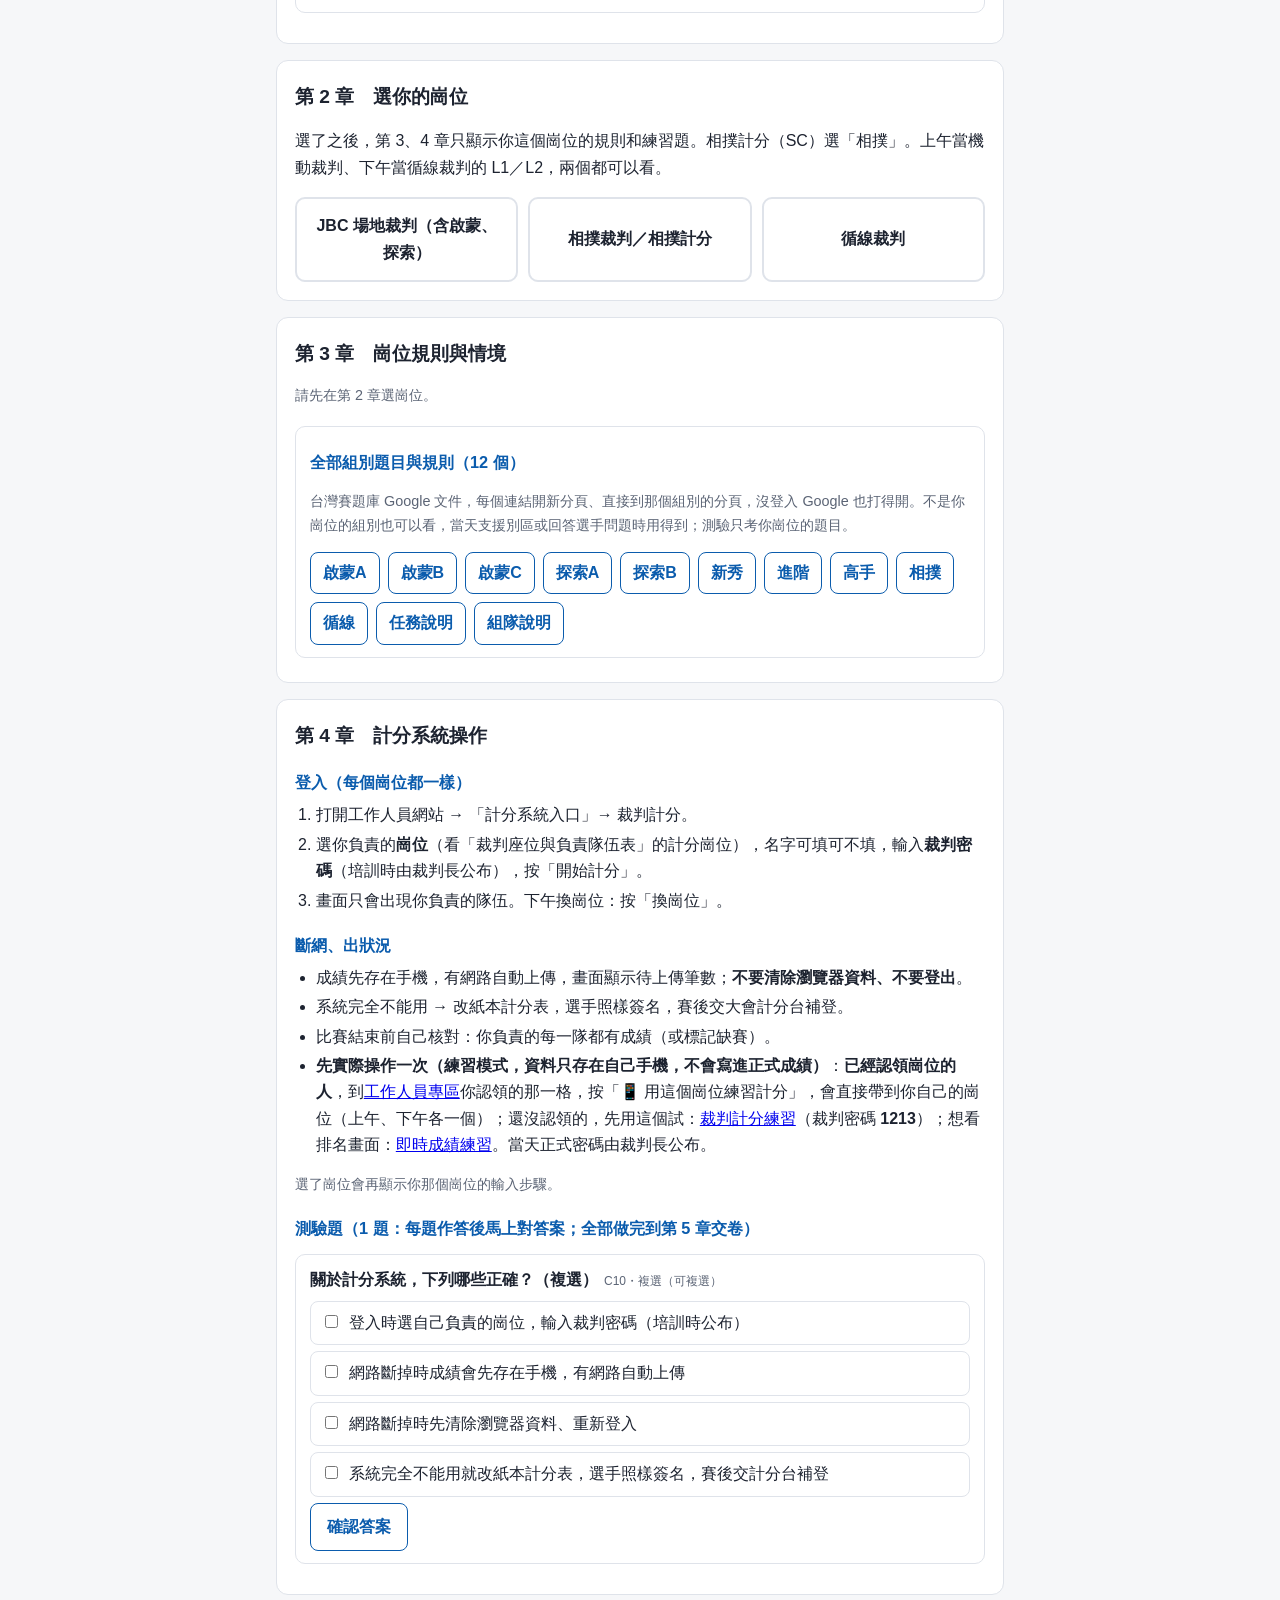
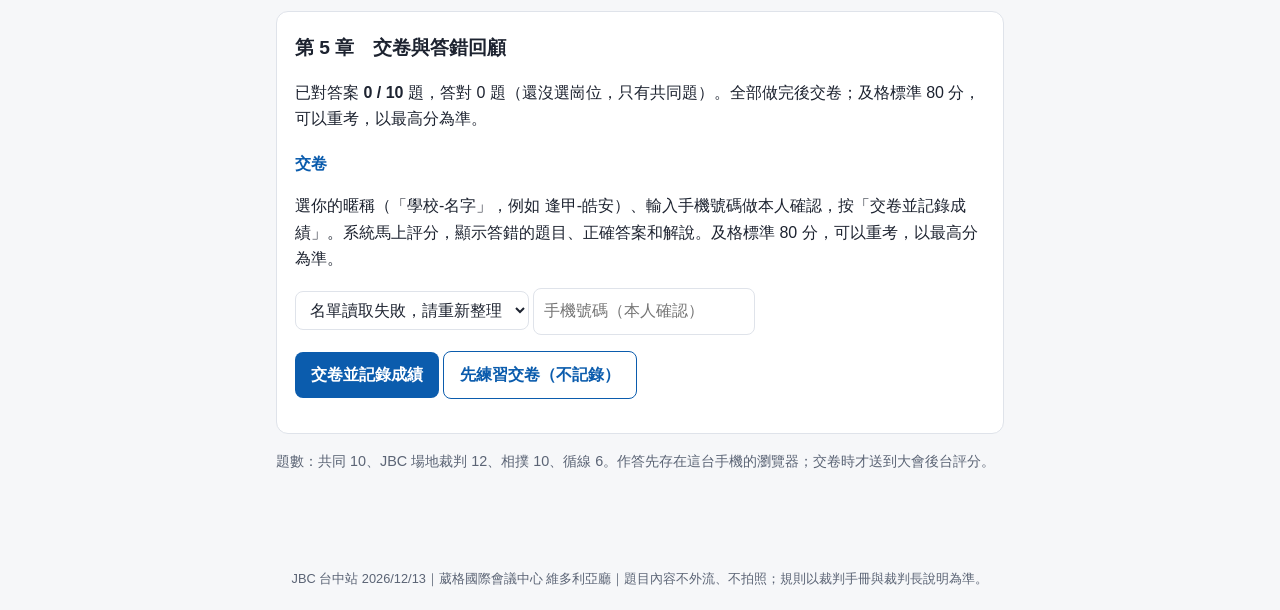
<file: taichung-1213-judge-training/index.html>
<!doctype html>
<html lang="zh-Hant-TW"><head><meta charset="utf-8">
<meta name="viewport" content="width=device-width,initial-scale=1">
<meta name="robots" content="noindex,nofollow">
<title>JBC 裁判線上培訓</title>
<style>
:root{--bg:#f6f7f9;--card:#fff;--ink:#1d2330;--mute:#5b6475;--line:#dfe3ea;--brand:#0b5cad;--brand-ink:#fff;--ok:#18794e;--ok-bg:#e6f4ec;--bad:#c0362c;--bad-bg:#fbeaea;--eg:#fff7e0;--eg-line:#f0c24b}
@media (prefers-color-scheme:dark){:root:not([data-theme="light"]){--bg:#12151b;--card:#1b2029;--ink:#e7eaf0;--mute:#9aa3b5;--line:#2e3542;--brand:#5aa2ef;--brand-ink:#0b1320;--ok:#5fd39a;--ok-bg:#15302a;--bad:#ff8a80;--bad-bg:#3a1e1e;--eg:#2b2715;--eg-line:#8a7428}}
:root[data-theme="dark"]{--bg:#12151b;--card:#1b2029;--ink:#e7eaf0;--mute:#9aa3b5;--line:#2e3542;--brand:#5aa2ef;--brand-ink:#0b1320;--ok:#5fd39a;--ok-bg:#15302a;--bad:#ff8a80;--bad-bg:#3a1e1e;--eg:#2b2715;--eg-line:#8a7428}
*{box-sizing:border-box}
body{margin:0;background:var(--bg);color:var(--ink);font:16px/1.65 "Noto Sans TC","Microsoft JhengHei","PingFang TC",sans-serif}
header{background:var(--brand);color:var(--brand-ink);padding:18px 16px}
header h1{margin:0;font-size:1.35rem}
header p{margin:4px 0 0;opacity:.9;font-size:.92rem}
main{max-width:760px;margin:0 auto;padding:12px 16px 60px}
nav.steps{position:sticky;top:0;z-index:5;background:var(--bg);display:flex;gap:6px;overflow-x:auto;padding:10px 0;border-bottom:1px solid var(--line)}
nav.steps a{flex:0 0 auto;text-decoration:none;color:var(--ink);border:1px solid var(--line);background:var(--card);border-radius:999px;padding:4px 12px;font-size:.88rem}
nav.steps a.on{background:var(--brand);color:var(--brand-ink);border-color:var(--brand)}
section.ch{background:var(--card);border:1px solid var(--line);border-radius:12px;padding:6px 18px 18px;margin:16px 0}
section.ch h2{font-size:1.2rem;margin:14px 0 6px}
section.ch h3{font-size:1.02rem;margin:18px 0 4px;color:var(--brand)}
ul,ol{padding-left:1.3em;margin:6px 0}
li{margin:3px 0}
.eg{background:var(--eg);border-left:4px solid var(--eg-line);padding:8px 12px;border-radius:6px;margin:10px 0;font-size:.95rem}
table.tb{width:100%;border-collapse:collapse;font-size:.9rem;margin:8px 0;display:block;overflow-x:auto}
table.tb th,table.tb td{border:1px solid var(--line);padding:5px 7px;text-align:left;vertical-align:top}
.btn{display:inline-block;border:0;border-radius:8px;padding:10px 16px;font:inherit;font-weight:600;cursor:pointer;background:var(--brand);color:var(--brand-ink);text-decoration:none}
.btn.ghost{background:transparent;color:var(--brand);border:1px solid var(--brand)}
.btn[disabled],.btn.off{opacity:.45;cursor:not-allowed}
.roles{display:grid;gap:10px;grid-template-columns:1fr}
@media(min-width:560px){.roles{grid-template-columns:1fr 1fr 1fr}}
.roles button{padding:14px;border-radius:10px;border:2px solid var(--line);background:var(--card);color:var(--ink);font:inherit;font-weight:600;cursor:pointer}
.roles button.on{border-color:var(--brand);background:var(--brand);color:var(--brand-ink)}
.quiz h3{color:var(--ink)}
.q{border:1px solid var(--line);border-radius:10px;padding:12px 14px;margin:12px 0}
.q .qt{font-weight:600;margin-bottom:8px}
.q .tag{font-size:.75rem;color:var(--mute);font-weight:400;margin-left:6px}
.q label{display:flex;gap:8px;align-items:flex-start;padding:8px 10px;border:1px solid var(--line);border-radius:8px;margin:6px 0;cursor:pointer}
.q label input{margin-top:5px}
.q label.right{border-color:var(--ok);background:var(--ok-bg)}
.q label.wrong{border-color:var(--bad);background:var(--bad-bg)}
.q .fb{display:none;margin-top:8px;padding:8px 10px;border-radius:8px;font-size:.94rem}
.q.done .fb{display:block}
.q.ok .fb{background:var(--ok-bg)}
.q.ng .fb{background:var(--bad-bg)}
.q .fb .src{color:var(--mute);font-size:.82rem;margin-top:4px}
.q .chk{margin-top:6px}
.score{font-size:1.6rem;font-weight:700}
.mute{color:var(--mute);font-size:.9rem}
.inp{font:inherit;padding:9px 10px;border:1px solid var(--line);border-radius:8px;background:var(--card);color:var(--ink);max-width:100%}
.hide{display:none}
.alltabs{border:1px solid var(--line);border-radius:10px;padding:4px 14px 12px;margin:18px 0 6px}
.alltabs .tabs{display:flex;flex-wrap:wrap;gap:8px;margin-top:8px}
.alltabs .tabs a{display:inline-block;padding:7px 12px;border:1.5px solid var(--brand);border-radius:8px;color:var(--brand);font-weight:600;text-decoration:none}
.login{background:var(--ok-bg);border:1px solid var(--ok);border-radius:10px;padding:10px 14px;margin:12px 0 0;font-size:.95rem}
.roles button[disabled]{opacity:.35;cursor:not-allowed}
footer{color:var(--mute);font-size:.8rem;text-align:center;padding:20px 16px}
</style></head>
<body>
<header><h1>JBC 台中站 2026/12/13 裁判線上培訓</h1>
<p>先看完各章重點、回答每章後面的測驗題（每題作答後馬上對答案，答錯會看到正確答案和解說），最後在第 5 章交卷。版本 2026-11-08（依裁判手冊 2026-12 版與 11/8 最新決定）</p></header>
<main>
<p id="loginBar" class="login hide"></p>
<nav class="steps"><a href="#ch1" class="on">1 共同須知</a><a href="#ch2">2 選崗位</a><a href="#ch3">3 崗位規則</a><a href="#ch4">4 計分系統</a><a href="#ch5">5 總分與回顧</a></nav>

<section class="ch" id="ch1"><h2>第 1 章　共同須知（每位裁判都要看）</h2>
<h3>當天時間</h3>
<ul>
<li><b>08:00</b> 服務台報到、簽到、領工作證；08:00–08:15 工作會報（裁判長說明重點、點名）。</li>
<li><b>08:15–08:50</b> 場地檢查：地圖蓋著（背面朝上）、道具數量、桌牌隊伍編號；相撲台、磅秤、循線賽道就位。</li>
<li>上午挑戰 <b>09:30–11:00</b>，下午 <b>14:00–15:30</b>；16:30–17:00 交接，<b>17:00 簽退</b>（上午、下午 JBC 場地裁判都要帶自己的隊伍到分區頒獎背景）。</li>
</ul>
<h3>JBC 場地裁判：一整天要做的事（11/27 賽事主辦）</h3>
<p>你顧的那幾隊，今天從入座到頒獎都歸你。小朋友整天只要認得你一個大人。</p>
<table class="tb"><tr><th>時間（上午／下午）</th><th>你要做的事</th></tr>
<tr><td>08:15</td><td>工作會報，裁判長發<b>牛皮紙袋</b>（內容見下方）</td></tr>
<tr><td>08:15–08:50</td><td>到自己的 2 張地圖：核對道具、桌牌；手機登入自己的崗位，確認隊號和桌牌一樣；2 個碼錶貼「左圖／右圖」試按；手機電量 80% 以上</td></tr>
<tr><td>09:00／13:30</td><td>站在自己桌前等隊伍（<b>不用去入口看告示牌</b>，名單在袋子裡）；對號碼布點名，每隊說開場 3 句話（下方）；請家長開賽前離場</td></tr>
<tr><td>09:30／14:00</td><td>基礎題：兩張圖<b>錯開約 30 秒</b>開始，左圖按左碼錶、右圖按右碼錶（網頁的基礎題不計時）</td></tr>
<tr><td>10:00／14:30</td><td>拆開<b>神秘題密封信封</b>，開始判神秘題</td></tr>
<tr><td>11:00／15:30</td><td>停止挑戰；選手在計分表簽名；你把計分表送到大會計分台；地圖翻背面</td></tr>
<tr><td>11:20／16:10</td><td>看手機成績，從位置上的證書袋挑出<b>2 題基礎題都完成</b>的隊伍的未來工程師證書，依隊號排好；沒完成的隊不發，證書留在袋裡</td></tr>
<tr><td>11:45／16:30</td><td>帶自己的隊伍到<b>分區頒獎背景</b>：證書在你手上、獎牌在頒獎來賓手上（流程見下方）</td></tr>
<tr><td>17:00</td><td>簽退：交回<b>領據</b>、2 個碼錶、板夾、沒發的證書，<b>當場領酬勞</b>（只做半天的人中午簽退）</td></tr></table>
<h3>牛皮紙袋裡有什麼</h3>
<ul>
<li>工作時間表、本站判法、你組別的題目、斷網用紙本計分表（只有你的地圖）</li>
<li><b>負責隊伍名單</b>（隊號、隊名、隊員、在哪張地圖）、<b>開場話術小卡</b>、<b>頒獎點名表</b></li>
<li><b>神秘題密封信封</b>（上午 10:00、下午 14:30 才拆）</li>
<li>板夾、原子筆、<b>碼錶 2 個</b>（左圖、右圖）</li>
<li><b>領據</b>（已印好姓名、崗位、金額；簽退時交回）</li>
</ul>
<h3>入座時跟小朋友說的 3 句話</h3>
<ol>
<li>「我是你們今天的裁判 ○○，有事都可以舉手找我。」</li>
<li>「每一題有 5 分鐘，失敗了<b>可以再試</b>；機器人被拿起來就是這一趟結束，再出發就好。」</li>
<li>「我判完會先給你們看分數，有問題可以當場問我。」</li>
</ol>
<ul>
<li>小朋友緊張、哭：蹲下來跟他一樣高，說「沒關係，很多隊都會這樣」，不要催；給他一個小任務（「我們先把道具擺回原位好嗎？」）。<b>判分照規則，不因為哭改判</b>，5 分鐘也不延長。</li>
<li>機器人壞掉：請他示意後自己帶去維修區找教練，裁判不幫忙修、不碰機器人。</li>
<li>兩隊同時需要你：先跟另一隊說「等我一下，馬上過來」，不要讓任何一隊覺得被丟著。</li>
</ul>
<h3>分區頒獎怎麼帶</h3>
<ol>
<li>帶自己的隊伍到分區頒獎背景，依隊號排好。</li>
<li>每一隊：你把證書遞給頒獎來賓 → 來賓頒證書、幫隊員戴獎牌 → 先拍「遞證書」，再拍全隊合照（每隊 1–2 張）。</li>
<li>在頒獎點名表打勾；沒到的隊，證書交回大會計分台。</li>
<li>帶隊伍回座位（或交給教練）才算完成。<b>前五名</b>上主舞台由<b>教練自己帶</b>，你提醒前五名的教練就好。</li>
</ol>
<h3>每個裁判都要守的規則</h3>
<ul>
<li><b>計時</b>：全場 90 分鐘以<b>大螢幕計時器</b>為準，不因任何原因暫停。停電時裁判長宣布改用手機計時、LINE 群組同步。</li>
<li><b>見證才算</b>：所有正式成績都要裁判在場見證；隊伍自己練習的成績不算。</li>
<li><b>碰觸</b>：機器人或道具在運行中被隊員碰到＝<b>該次運行無效</b>，機器人立即帶回啟動區重新執行（計時照走）。</li>
<li><b>機器人</b>：JBC、循線全自主，不得遙控；不得與其他隊伍共用機器人或程式；同時只能 1 台在場地上。</li>
<li><b>選手區</b>：小學、國中、高中組比賽中教練、家長不能進比賽區；啟蒙、探索組教練可在場邊協助，但不能指導操作。</li>
<li><b>維修</b>：選手向你示意後，<b>自行</b>帶機器人到維修區（頒獎舞台右側），教練過去會合；工作人員不陪同；教練不能給解題協助；比賽時間不停止；每次上限 30 分鐘。</li>
<li><b>題目</b>：題目袋開賽前不能打開；神秘題密封信封上午 10:00、下午 14:30 才拆；題目內容不外流、不拍照。選手問規則照原文回答，不確定請裁判長。</li>
<li><b>缺人</b>：隊伍不用全員到齊；沒到的隊員在計分系統標記（不發證書）。</li>
<li><b>上廁所</b>：LINE 或舉手通知裁判長，等機動裁判來代班才離開。</li>
</ul>
<h3>爭議處理</h3>
<ol>
<li>選手有疑問要在<b>當下</b>立刻提出；你照規則原文說明。</li>
<li>處理不了 → 舉手或 LINE 請裁判長；裁判長決定後寫進爭議紀錄表，當場告知選手。</li>
<li>不跟家長、教練爭論，請他們找裁判長。</li>
<li>選手簽了計分表或接受判決，就視為接受，<b>事後不再覆議</b>。</li>
</ol>
<div class="eg"><b>情境</b>：教練在比賽區外大聲說「剛剛那次明明成功！」→ 你不回嘴，客氣請他找裁判長；選手要當場提出才處理。</div>
<div class="quiz" id="quiz1"></div></section>

<section class="ch" id="ch2"><h2>第 2 章　選你的崗位</h2>
<p>選了之後，第 3、4 章只顯示你這個崗位的規則和練習題。相撲計分（SC）選「相撲」。上午當機動裁判、下午當循線裁判的 L1／L2，兩個都可以看。</p>
<div class="roles"><button data-role="JBC 場地裁判">JBC 場地裁判（含啟蒙、探索）</button><button data-role="相撲">相撲裁判／相撲計分</button><button data-role="循線">循線裁判</button></div></section>

<section class="ch" id="ch3"><h2>第 3 章　崗位規則與情境</h2><p id="noRole3" class="mute">請先在第 2 章選崗位。</p><div data-for="JBC 場地裁判" class="hide">
<h3>新秀／進階／高手：基礎題＋神秘題</h3>
<table class="tb"><tr><th>時段</th><th>上午</th><th>下午</th><th>可以做什麼</th></tr>
<tr><td>第 0–30 分</td><td>09:30–10:00</td><td>14:00–14:30</td><td>只能做 2 題基礎變化題，<b>不能挑戰神秘題</b></td></tr>
<tr><td>第 30–90 分</td><td>10:00–11:00</td><td>14:30–15:30</td><td>神秘題正式挑戰（要先完成 2 題基礎題），也可以補基礎題</td></tr></table>
<h3>每一次挑戰怎麼判</h3>
<ol>
<li>隊伍說「要挑戰○○題」→ 看桌牌、號碼布確認隊伍 → <b>開始計時 5 分鐘</b>；5 分鐘內機器人可以多次運作。</li>
<li>挑戰中至少 1 名隊員在場；<b>所有隊員離開＝本次結束</b>，要重新排隊。超時也要重新排隊。</li>
<li>照該題「完成判定」判；機器人投影、道具位置以<b>停止後</b>的狀態判定。</li>
<li>同一題可以一直重新排隊（不限次數）。你顧 2 張地圖，<b>兩場可以同時挑戰</b>：站在兩桌中間，先喊 A 場「可以按」（有隨機擺放的擺好、離手），馬上喊 B 場（兩場錯開約 30 秒）；兩場各自計時：<b>左圖用左碼錶、右圖用右碼錶</b>，計分表寫開始時刻。</li>
<li>神秘題：機器人被拿起或抓回起點＝<b>這一趟結束</b>，照拿起前那一刻記分；5 分鐘內可以再出發，<b>每一趟各記一筆</b>。</li>
</ol>
<h3>最容易判錯的地方</h3>
<ul>
<li><b>返回啟動區</b>：投影要完全回到啟動區方框內，<b>只有後側黑線 D 可以壓</b>；A、B、C 線不能壓，也不能用延長線（延長線只用在「返回啟動線後」）。</li>
<li><b>車庫任務</b>：隊員要先示意你<b>目標車庫和驅動輪</b>；<b>驅動輪部分進入</b>目標車庫虛線與實線圍成的區域就算進入；接觸地面的部分不能碰<b>目標車庫實線</b>（要從虛線側進），沒碰地面的部分可從實線上方進；非目標車庫的線可以碰；夾爪超出車庫沒關係。</li>
<li><b>跑出圖紙</b>：可以。只有可能影響其他場地時，才請隊員拿回啟動區重新開始。</li>
<li><b>易開罐</b>：多數題目要直立、接觸圖紙表面；停下來倒了就不算。</li>
</ul>
<div class="eg"><b>情境</b>：機器人回到啟動區，車尾壓在 D 線上、其他都在框內 → 算成功。車頭壓到 A 線 → 不算，請隊伍 5 分鐘內再跑一次。</div>
<h3>排名（你不用算，但要知道為什麼每次都要輸入）</h3>
<p>排名只看神秘題：每隊所有有效成績由高到低排，先比最高分的次數，再比次高分的次數，逐級比；全部一樣才並列。</p>
<div class="eg">A 100、90、80、70／B 100、100、90、90、50、50／C 100、100、100、95／D 100、90、80、70 → <b>C 第一、B 第二、A 和 D 並列第三</b>。少輸入一次就可能改變名次。</div>
<p>完成 2 題基礎題＝未來工程師；0–1 題＝探索工程師。神秘題最高一次 ≥50 分＝聯盟優勝、≥20 分＝佳作（滿分 100；前五名不重複拿）。</p>
<h3>11:00（下午 15:30）停止挑戰</h3>
<ul><li>正在進行的那一次可以做完（5 分鐘內），不能再開始新的挑戰。</li>
<li>請每隊看過成績、在計分表簽名（拒簽寫明原因），你自己把計分表送到大會計分台；地圖翻回背面、道具歸位。</li></ul>
<h3>下午啟蒙／探索：每題 2 次機會</h3>
<table class="tb"><tr><th>組別</th><th>題數</th><th>每次時間</th></tr>
<tr><td>啟蒙 A／B</td><td>1 題（原題）</td><td>10 分鐘（含組裝）</td></tr>
<tr><td>啟蒙 C</td><td>2 題（原題）</td><td>10 分鐘（含組裝）</td></tr>
<tr><td>探索 A／B</td><td>1 題（變化題）</td><td>4 分鐘（<b>不含</b>組裝，組好向你報到才計時）</td></tr></table>
<ul>
<li>任一次完成即成功；2 次用完或已成功，就不能再挑戰同一題。完成全部題數＝未來工程師，不排名。</li>
<li>啟蒙：積木開始前散裝放在起始區，結構都要現場組裝；看保護艙（乒乓球）停止後的位置。</li>
<li>啟蒙 A／B 一隊一張地圖；啟蒙 C、探索兩隊一張地圖。教練可在場邊協助（例如幫忙看時間），不能指導操作或碰結構。</li>
</ul>
</div><div data-for="相撲" class="hide">
<h3>場地與分台</h3>
<ul>
<li>場地 <b>80 × 80 cm，四周黑線寬 10 cm</b>；紅藍啟動區在對角，外框 25 cm、內框 15 cm，離黑線 2 cm（11/8 定案）。</li>
<li>上午：高中相撲 台 1–5、國中相撲 台 6–11；下午：國小相撲輕 台 1–5、中 台 6–10、重 台 11–15。決賽在該組最靠中間的台。</li>
<li>秤重（公克）：輕量級 ≤600 g、中量級 ≤800 g、重量級 ≤1000 g；輪型、只能 2 顆馬達當驅動輪；長寬都要大於 15 cm 且能放進啟動區方框。</li>
</ul>
<h3>賽制：預賽單循環積分</h3>
<ul>
<li>不抽籤，籤號＝隊伍編號順序，計分系統產生對戰表；相撲計分照表叫號。</li>
<li><b>預賽每輪三回合全打</b>（每回合 30 秒；回合之間最多 1 分鐘，雙方都準備好可提早；每輪約 5 分鐘）。</li>
<li><b>每贏一回合 1 分</b>（時間到判重量輕者贏也算 1 分）；<b>同重平手 0 分</b>；積分＝贏的回合總數；<b>缺賽判 0:3</b>。</li>
<li>取前 5 名；前 4 名打準決賽（1 對 4、2 對 3），敗方打季殿軍戰、勝方打冠亞軍戰。<b>決賽三戰兩勝</b>；決賽時間到兩隊同重 → <b>加賽一回合</b>（裁判長裁定），系統決賽不能輸入平手。</li>
<li>同分 → 看同分隊伍之間的對戰積分 → 重量輕者在前。</li>
</ul>
<div class="eg"><b>情境</b>：紅勝、紅勝、第 3 回合時間到同重 → 第 3 回合<b>照打</b>；這一輪紅 2 分、藍 0 分。</div>
<h3>每回合怎麼判</h3>
<ul>
<li>開始後選手退到<b>離台 50 公分外</b>。</li>
<li>機器人要先碰到任一條四周黑線才能進攻：看<b>接觸地面的零件</b>，正投影經過不算。</li>
<li>判輸：被推落或碰到台外地面（<b>浮空不算</b>）、零件掉落碰到台外地面、被己方隊員碰到、無法正常啟動或運行、不符合規格。</li>
<li>時間到沒分勝負：<b>重量輕的贏這一回合</b>（1 分）；重量相同記平手（雙方 0 分）。秤重紀錄在相撲計分員那裡。</li>
<li>叫號 1 分鐘未到判缺賽 0:3；相撲維修以 1 分鐘為限。</li>
</ul>
<div class="eg"><b>情境</b>：藍方機器人一顆螺絲掉到台外地上 → 藍方輸這一回合。藍方輪子懸空伸出台外、沒碰地 → 繼續比。</div>
</div><div data-for="循線" class="hide">
<h3>場地與時程（下午）</h3>
<ul>
<li>國中循線 16 隊、高中循線 2 隊；2 條小賽道（60 × 100 cm）在第 5 區右側；每條 1 位裁判（L1 賽道 1、L2 賽道 2），<b>一個人計時兼判定</b>。</li>
<li>13:30–13:45 檢錄（機器人能放進啟動區方框，約 25 × 25）→ 13:45 裁判長抽籤 → 14:00–14:40 練習 → <b>第 1 輪 14:40–15:10</b> → 15:10–15:40 練習 → <b>第 2 輪 15:40–16:10</b> → 16:10 拍照。</li>
<li><b>每隊正式跑 2 次（每次 3 分鐘），取最好的一次</b>（11/8 定案）。</li>
</ul>
<h3>抽籤與目標秒數</h3>
<p>圈數抽 2–5、每圈秒數抽 10–30，2 條賽道全場一致。<b>目標秒數＝圈數 × 每圈秒數</b>（例 3 圈 × 25 秒＝75 秒）。</p>
<h3>怎麼判、怎麼計時</h3>
<ul>
<li>機器人朝 START 方向出發；軌跡線要一直在兩個驅動輪中間（<b>壓到輪胎可以</b>，啟動區內不限）。</li>
<li>中間圈：<b>車頭碰到 FINISH 線</b>就按分圈；最終圈：要<b>碰到並停在終點線上</b>才停錶。秒數記到小數第 2 位，150 秒上限。</li>
<li>終止：叫號 1 分鐘未到、不符規定、無法啟動、被己方碰到、停住不動、軌跡線不在驅動輪內、未依軌跡線移動、超過 150 秒。</li>
<li>排名：最終圈累計秒數<b>最接近目標</b>者勝（只比差距），再比次終圈、依序往下。</li>
</ul>
<div class="eg"><b>情境</b>：目標 75 秒，A 74.80、B 75.30 → A 差 0.20、B 差 0.30，<b>A 在前</b>。看不清楚時可用手機錄影輔助。</div>
</div><div class="alltabs" id="allTabs"><h3>全部組別題目與規則（12 個）</h3><p class="mute">台灣賽題庫 Google 文件，每個連結開新分頁、直接到那個組別的分頁，沒登入 Google 也打得開。不是你崗位的組別也可以看，當天支援別區或回答選手問題時用得到；測驗只考你崗位的題目。</p><div class="tabs"><a href="https://docs.google.com/document/d/1isL4PLwy8q3PvW-gpLOKPoVwIaVrX9-dNvwRcoZbD04/edit?tab=t.o19mteinr68m" target="_blank" rel="noopener">啟蒙A</a><a href="https://docs.google.com/document/d/1isL4PLwy8q3PvW-gpLOKPoVwIaVrX9-dNvwRcoZbD04/edit?tab=t.9j6h9vqty491" target="_blank" rel="noopener">啟蒙B</a><a href="https://docs.google.com/document/d/1isL4PLwy8q3PvW-gpLOKPoVwIaVrX9-dNvwRcoZbD04/edit?tab=t.oa5yxqd2dmdp" target="_blank" rel="noopener">啟蒙C</a><a href="https://docs.google.com/document/d/1isL4PLwy8q3PvW-gpLOKPoVwIaVrX9-dNvwRcoZbD04/edit?tab=t.3lncqjww4m33" target="_blank" rel="noopener">探索A</a><a href="https://docs.google.com/document/d/1isL4PLwy8q3PvW-gpLOKPoVwIaVrX9-dNvwRcoZbD04/edit?tab=t.f4g9488nehxq" target="_blank" rel="noopener">探索B</a><a href="https://docs.google.com/document/d/1isL4PLwy8q3PvW-gpLOKPoVwIaVrX9-dNvwRcoZbD04/edit?tab=t.0" target="_blank" rel="noopener">新秀</a><a href="https://docs.google.com/document/d/1isL4PLwy8q3PvW-gpLOKPoVwIaVrX9-dNvwRcoZbD04/edit?tab=t.8s2kqqy8zax" target="_blank" rel="noopener">進階</a><a href="https://docs.google.com/document/d/1isL4PLwy8q3PvW-gpLOKPoVwIaVrX9-dNvwRcoZbD04/edit?tab=t.js912pjetk1h" target="_blank" rel="noopener">高手</a><a href="https://docs.google.com/document/d/1isL4PLwy8q3PvW-gpLOKPoVwIaVrX9-dNvwRcoZbD04/edit?tab=t.h1bupsb8cxxu" target="_blank" rel="noopener">相撲</a><a href="https://docs.google.com/document/d/1isL4PLwy8q3PvW-gpLOKPoVwIaVrX9-dNvwRcoZbD04/edit?tab=t.nzvhawqca115" target="_blank" rel="noopener">循線</a><a href="https://docs.google.com/document/d/1isL4PLwy8q3PvW-gpLOKPoVwIaVrX9-dNvwRcoZbD04/edit?tab=t.2jsjgw97z0tc" target="_blank" rel="noopener">任務說明</a><a href="https://docs.google.com/document/d/1isL4PLwy8q3PvW-gpLOKPoVwIaVrX9-dNvwRcoZbD04/edit?tab=t.24zxd1dnbc7u" target="_blank" rel="noopener">組隊說明</a></div></div><div class="quiz" id="quiz3"></div></section>

<section class="ch" id="ch4"><h2>第 4 章　計分系統操作</h2>
<h3>登入（每個崗位都一樣）</h3>
<ol>
<li>打開工作人員網站 → 「計分系統入口」→ 裁判計分。</li>
<li>選你負責的<b>崗位</b>（看「裁判座位與負責隊伍表」的計分崗位），名字可填可不填，輸入<b>裁判密碼</b>（培訓時由裁判長公布），按「開始計分」。</li>
<li>畫面只會出現你負責的隊伍。下午換崗位：按「換崗位」。</li>
</ol>
<h3>斷網、出狀況</h3>
<ul>
<li>成績先存在手機，有網路自動上傳，畫面顯示待上傳筆數；<b>不要清除瀏覽器資料、不要登出</b>。</li>
<li>系統完全不能用 → 改紙本計分表，選手照樣簽名，賽後交大會計分台補登。</li>
<li>比賽結束前自己核對：你負責的每一隊都有成績（或標記缺賽）。</li>
<li><b>先實際操作一次（練習模式，資料只存在自己手機，不會寫進正式成績）</b>：<b>已經認領崗位的人</b>，到<a href="../taichung-1213-staff/" target="_blank" rel="noopener">工作人員專區</a>你認領的那一格，按「📱 用這個崗位練習計分」，會直接帶到你自己的崗位（上午、下午各一個）；還沒認領的，先用這個試：<a href="../taichung-1213-staff/score/judge.html?demo=1" target="_blank" rel="noopener">裁判計分練習</a>（裁判密碼 <b>1213</b>）；想看排名畫面：<a href="../taichung-1213-staff/score/index.html?demo=1" target="_blank" rel="noopener">即時成績練習</a>。當天正式密碼由裁判長公布。</li>
</ul>
<p id="noRole4" class="mute">選了崗位會再顯示你那個崗位的輸入步驟。</p><div data-for="JBC 場地裁判" class="hide">
<h3>JBC 場地裁判怎麼輸入</h3>
<ol>
<li>崗位：上午選 A 開頭、下午選 P 開頭（看你的崗位卡）。</li>
<li>點隊伍編號 → 基礎題 1、2 見證完成就按「完成」（同一題一次就好）。</li>
<li>2 題都完成、而且到開放時間（第 30 分），神秘題<b>評分表</b>才會出現（系統依組別自動帶出新秀／進階／高手那一份）。</li>
<li>隊伍第一次按啟動時按「▶ 開始 5 分鐘」。<b>只勾你看到完成的項目</b>（⏱ 的項目過程中發生就馬上勾），不用自己算分：「① 完成才給」這類前後條件系統會自動套用，不給的項目會變紅色並寫原因；進階 ③ 是自動判定，不用勾。</li>
<li>被隊員拿起／抓回才結束 → 勾「被拿起」（停住、回啟動區、停車庫的項目自動不給）；犯規 → 勾「犯規」（這趟 0 分）。</li>
<li>看畫面上的分數 → 選手確認 → 送出。<b>每一趟送一筆</b>；送出後 5 分鐘計時繼續跑，同一隊可以馬上再跑下一趟。</li>
<li><b>同時顧兩隊</b>（11/27 賽事主辦）：用上方頁籤切隊，每隊各按一次「▶ 開始 5 分鐘」，兩隊倒數同時跑；<b>頁籤上會顯示每隊剩幾分鐘</b>，時間到手機嗶聲＋震動，並跳出「○○ 隊 時間到」。手機重新整理也不會弄丟倒數和已勾的項目。<b>不要在同一支手機開兩個分頁</b>（成績可能被拒收）；碼錶當備援，手機沒電或當機照樣能計時。</li>
<li>輸入錯：神秘題按那一筆的「<b>修改</b>」改好再送出（或「<b>作廢</b>」後重輸），不要刪掉重來；其他項目直接改，改完請選手再看一次。</li>
<li>啟蒙／探索：每題「第 1 次 成功／失敗」，失敗才出現第 2 次。</li>
</ol>
</div><div data-for="相撲" class="hide">
<h3>相撲台怎麼輸入</h3>
<ol>
<li>崗位選「上午／下午 相撲 N 號台」；畫面就是這一台現在這一場（對戰順序已排好）。</li>
<li>每回合點結果：<b>紅勝／藍勝／時間到・紅較輕／時間到・藍較輕／同重平手</b>；叫號 1 分鐘未到按「紅方缺賽／逾時」或「藍方缺賽／逾時」。</li>
<li>每一輪比完<b>當下</b>輸入，雙方選手確認後送出。</li>
<li>預賽打完，前 4 名的決賽會自動出現在該組決賽台；決賽不能輸入平手（同重加賽一回合）。</li>
</ol>
</div><div data-for="循線" class="hide">
<h3>循線賽道怎麼輸入</h3>
<ol>
<li>崗位選「<b>下午 循線賽道</b>」；計分台先抽題（圈數、每圈秒數）。</li>
<li>選隊伍 → 用碼錶記每圈（或手動輸入累計秒數到 0.01）。</li>
<li>最後一圈停在終點線上，要勾「<b>跑完全部圈數</b>」。</li>
<li><b>每次跑完當下</b>輸入，不要事後補；每隊 2 次都要輸入。</li>
</ol>
</div><div class="quiz" id="quiz4"></div></section>

<section class="ch" id="ch5"><h2>第 5 章　交卷與答錯回顧</h2><div id="sum"></div>
<div id="submitBox"><h3>交卷</h3><p>選你的暱稱（「學校-名字」，例如 逢甲-皓安）、輸入手機號碼做本人確認，按「交卷並記錄成績」。系統馬上評分，顯示答錯的題目、正確答案和解說。及格標準 80 分，可以重考，以最高分為準。</p>
<p><select id="nick" class="inp"><option value="">名單讀取中…</option></select> <input id="phone" class="inp" type="tel" inputmode="numeric" autocomplete="tel" placeholder="手機號碼（本人確認）"></p>
<p><button class="btn" id="submitRec">交卷並記錄成績</button> <button class="btn ghost" id="submitPrac">先練習交卷（不記錄）</button></p></div>
<p id="msg" class="mute"></p><div id="review"></div></section>
<p class="mute">題數：共同 10、JBC 場地裁判 12、相撲 10、循線 6。作答先存在這台手機的瀏覽器；交卷時才送到大會後台評分。</p>
</main>
<footer>JBC 台中站 2026/12/13｜葳格國際會議中心 維多利亞廳｜題目內容不外流、不拍照；規則以裁判手冊與裁判長說明為準。</footer>
<script>
const BANK = [{"id": "C01", "崗位": "共同", "章節": "共同須知", "題型": "單選", "題目": "比賽進行到一半，有隊伍說「剛剛我們在排隊，可以把時間停下來嗎？」全場 90 分鐘的計時要怎麼處理？", "選項": ["以大螢幕計時器為準，不因任何原因暫停", "隊伍排隊時可以暫停全場計時", "由各場地裁判自己的手機計時，可視情況暫停", "裁判長同意就可以延長 5 分鐘"]}, {"id": "C02", "崗位": "共同", "章節": "共同須知", "題型": "是非", "題目": "隊伍自己練習時機器人完成了任務，你剛好在看另一張地圖沒看到；隊員說「真的有成功」，你可以直接幫他們記成績。", "選項": ["○ 正確", "✕ 錯誤"]}, {"id": "C03", "崗位": "共同", "章節": "共同須知", "題型": "單選", "題目": "機器人正在運行，隊員伸手把快撞到道具的機器人扶正。這時你要怎麼判？", "選項": ["該次運行無效，機器人立即帶回啟動區重新執行", "扶正不算碰觸，繼續跑", "這一隊本次挑戰直接結束，要重新排隊", "扣 10 分後繼續跑"]}, {"id": "C04", "崗位": "共同", "章節": "共同須知", "題型": "單選", "題目": "選手的機器人壞了，自己修不好，想去維修區。正確做法是？", "選項": ["選手向裁判示意後，自行帶機器人到維修區（頒獎舞台右側），教練過去會合一起處理；比賽時間不停止，每次最多 30 分鐘", "裁判陪選手到維修區，維修期間暫停這一隊的計時", "請教練進比賽區到桌邊幫忙修", "把機器人交給工作人員代修，修好再送回來"]}, {"id": "C05", "崗位": "共同", "章節": "共同須知", "題型": "複選", "題目": "下列哪些做法正確？（複選）", "選項": ["選手問規則時，照規則原文回答", "不確定怎麼判時，請裁判長", "要上廁所時先離開崗位，回來再跟裁判長說", "題目內容可以拍照傳給教練參考"]}, {"id": "C06", "崗位": "共同", "章節": "共同須知", "題型": "單選", "題目": "一位家長在場邊大聲質疑你的判決，要你改判。你應該？", "選項": ["不跟家長爭論，客氣請他找裁判長", "當場跟家長解釋到他接受為止", "為了避免衝突，先照家長說的改", "不理他，繼續判下一隊"]}, {"id": "C07", "崗位": "共同", "章節": "共同須知", "題型": "單選", "題目": "選手看過成績、已經在計分表簽名。20 分鐘後教練過來說剛剛那次應該算成功，要求重判。怎麼處理？", "選項": ["選手簽了計分表就視為接受，事後不再覆議", "重新判一次，以新的結果為準", "請選手再挑戰一次補回來", "把那筆成績作廢"]}, {"id": "C08", "崗位": "共同", "章節": "共同須知", "題型": "是非", "題目": "國中組比賽進行中，教練可以站在比賽桌旁邊提醒選手。", "選項": ["○ 正確", "✕ 錯誤"]}, {"id": "C09", "崗位": "共同", "章節": "共同須知", "題型": "單選", "題目": "一隊 3 人，當天只來 2 人。怎麼處理？", "選項": ["照常比賽；沒到的隊員在計分系統標記（不發證書）", "人數不足，不能比賽", "要等全員到齊才能開始挑戰", "照常比賽，沒到的人一樣發證書"]}, {"id": "C10", "崗位": "共同", "章節": "計分系統", "題型": "複選", "題目": "關於計分系統，下列哪些正確？（複選）", "選項": ["登入時選自己負責的崗位，輸入裁判密碼（培訓時公布）", "網路斷掉時成績會先存在手機，有網路自動上傳", "網路斷掉時先清除瀏覽器資料、重新登入", "系統完全不能用就改紙本計分表，選手照樣簽名，賽後交計分台補登"]}, {"id": "J01", "崗位": "JBC 場地裁判", "章節": "崗位規則", "題型": "單選", "題目": "新秀／進階／高手隊伍到你面前說「要挑戰基礎題 1」。計時怎麼算？", "選項": ["向你報到就開始計時 5 分鐘，5 分鐘內機器人可以多次運作，計時不暫停", "機器人啟動才開始計時，每次運作 2 分鐘", "隊伍準備好說「開始」才計時，可以暫停一次", "每次挑戰只能運作一次，跑完就結束"]}, {"id": "J02", "崗位": "JBC 場地裁判", "章節": "崗位規則", "題型": "是非", "題目": "上午 09:45（比賽第 15 分鐘），某隊已經完成 2 題基礎題，可以讓他們先挑戰神秘題。", "選項": ["○ 正確", "✕ 錯誤"]}, {"id": "J03", "崗位": "JBC 場地裁判", "章節": "崗位規則", "題型": "複選", "題目": "挑戰進行中，下列哪些情況會讓「這次挑戰」結束、隊伍要重新排隊？（複選）", "選項": ["所有隊員都離開場地", "5 分鐘時間到", "機器人在運行中被隊員碰到", "機器人跑出圖紙範圍"]}, {"id": "J04", "崗位": "JBC 場地裁判", "章節": "崗位規則", "題型": "單選", "題目": "題目要求機器人「返回啟動區」。機器人停下時，投影有一小部分壓在啟動區「後側黑線 D」上，其他都在框內。怎麼判？", "選項": ["算回到啟動區（只有後側黑線 D 可以壓）", "不算，投影不能碰到任何一條黑線", "不算，要整台車越過黑線 D 才算", "只要碰到啟動區前端黑線 A 的延長線就算"]}, {"id": "J05", "崗位": "JBC 場地裁判", "章節": "崗位規則", "題型": "單選", "題目": "車庫任務，機器人要「進入目標車庫」。怎樣才算成功進入？", "選項": ["驅動輪部分進入目標車庫虛線與實線圍成的區域內", "整台車的正投影完全在車庫框內", "機器人任何一個零件碰到車庫就算", "車頭碰到車庫實線就算"]}, {"id": "J06", "崗位": "JBC 場地裁判", "章節": "崗位規則", "題型": "複選", "題目": "車庫任務中，下列哪些情況「可以」（不影響判定）？（複選）", "選項": ["機器人的夾爪超出目標車庫", "機器人接觸「非目標車庫」的實線", "機器人的驅動輪壓過「目標車庫」的實線進去", "機器人沒碰地面的部分從目標車庫實線上方進入"]}, {"id": "J07", "崗位": "JBC 場地裁判", "章節": "崗位規則", "題型": "單選", "題目": "11:00 裁判長宣布停止挑戰時，你面前有一隊剛開始神秘題挑戰 2 分鐘。怎麼處理？", "選項": ["正在進行的這一次可以做完（5 分鐘內），但不能再開始新的挑戰", "立刻停止，這次不算", "可以做完，之後還能再排隊挑戰一次", "延長到這一隊滿意為止"]}, {"id": "J08", "崗位": "JBC 場地裁判", "章節": "崗位規則", "題型": "單選", "題目": "機器人把易開罐推進目標區，易開罐晃了幾下才停。判定要看哪個時間點？", "選項": ["機器人和道具停止後的狀態", "機器人碰到易開罐的那一瞬間", "易開罐第一次進入目標區的那一瞬間", "由隊員自己說明當時的狀況"]}, {"id": "J09", "崗位": "JBC 場地裁判", "章節": "崗位規則", "題型": "單選", "題目": "你同時顧 2 張地圖，兩邊的隊伍同時說要挑戰。怎麼做？", "選項": ["兩場可以同時挑戰，不用等另一場做完：裁判站在兩桌中間，兩場各自計時", "先到先判，另一隊請稍等，等前一隊做完再開始", "讓兩隊猜拳決定", "後到的那一隊這輪不能挑戰"]}, {"id": "J10", "崗位": "JBC 場地裁判", "章節": "計分系統", "題型": "單選", "題目": "你在計分系統把某隊神秘題的 80 分誤輸成 30 分，已經送出。怎麼處理？", "選項": ["按那一筆的「作廢」，再重新輸入 80 分", "不用改，反正排名只看最高分", "叫計分台把這隊全部成績刪掉重來", "再多輸入一筆 50 分補差額"]}, {"id": "J11", "崗位": "JBC 場地裁判", "章節": "崗位規則", "題型": "單選", "題目": "神秘題成績：A 隊 100、90、80、70；B 隊 100、100、90、90、50、50；C 隊 100、100、100、95。名次是？", "選項": ["C 第一、B 第二、A 第三", "B 第一（挑戰次數最多）、C 第二、A 第三", "A、B、C 都是 100 分，三隊並列第一", "C 第一、A 第二、B 第三（B 有 50 分拉低平均）"]}, {"id": "J12", "崗位": "JBC 場地裁判", "章節": "崗位規則", "題型": "複選", "題目": "下午啟蒙、探索組，下列哪些正確？（複選）", "選項": ["啟蒙 A／B／C 每次 10 分鐘，含組裝時間", "探索 A／B 每次 4 分鐘，不含組裝；組好向你報到才開始計時", "每題可以無限次挑戰，取最好的一次", "教練可以在場邊幫忙看時間，但不能指導操作或碰結構"]}, {"id": "S01", "崗位": "相撲", "章節": "崗位規則", "題型": "單選", "題目": "本站相撲台的場地規格是？", "選項": ["80 × 80 cm，四周黑線寬 10 cm", "100 × 100 cm，四周黑線寬 2 cm", "80 × 80 cm，四周黑線寬 2 cm", "120 × 120 cm，四周黑線寬 10 cm"]}, {"id": "S02", "崗位": "相撲", "章節": "崗位規則", "題型": "是非", "題目": "預賽某一輪，紅方已經連贏前 2 回合，第 3 回合就不用打了。", "選項": ["○ 正確", "✕ 錯誤"]}, {"id": "S03", "崗位": "相撲", "章節": "崗位規則", "題型": "單選", "題目": "預賽一回合 30 秒到了，兩台機器人都還在台上、沒分勝負。紅方 580 g、藍方 600 g。怎麼判？", "選項": ["紅方（較輕）贏這一回合，得 1 分", "平手，雙方各 0.5 分", "平手，雙方 0 分", "加時 30 秒再打"]}, {"id": "S04", "崗位": "相撲", "章節": "崗位規則", "題型": "單選", "題目": "預賽一輪三回合：第 1 回合紅勝、第 2 回合紅勝、第 3 回合時間到兩隊同重。這一輪兩隊各得幾分？", "選項": ["紅 2 分、藍 0 分", "紅 1 分、藍 0 分（三戰兩勝，贏一輪得 1 分）", "紅 2.5 分、藍 0.5 分", "紅 3 分、藍 0 分"]}, {"id": "S05", "崗位": "相撲", "章節": "崗位規則", "題型": "單選", "題目": "機器人要先做到什麼，才可以向對手進攻？", "選項": ["機器人接觸地面的零件先碰到任一條四周黑線（正投影經過不算）", "機器人的正投影經過四周黑線就可以", "一定要先碰到對手的啟動區", "啟動後直接進攻，沒有限制"]}, {"id": "S06", "崗位": "相撲", "章節": "崗位規則", "題型": "複選", "題目": "下列哪些情況，該機器人輸掉這一回合？（複選）", "選項": ["被推出去、碰到台外地面", "零件掉落並碰到台外地面", "一部分零件懸空伸出台外，但沒碰到台外地面", "運行中被己方隊員碰到"]}, {"id": "S07", "崗位": "相撲", "章節": "崗位規則", "題型": "單選", "題目": "相撲計分叫號後，藍方隊伍 1 分鐘都沒出現。這一輪怎麼判？", "選項": ["藍方缺賽，判 0:3（紅方得 3 分）", "等到藍方出現再打", "紅方 1:0 獲勝", "這一輪取消不計"]}, {"id": "S08", "崗位": "相撲", "章節": "崗位規則", "題型": "複選", "題目": "下列關於相撲比賽進行的說法，哪些正確？（複選）", "選項": ["比賽開始後選手要退到離台 50 公分外", "每回合 30 秒", "回合之間最多 1 分鐘，雙方都準備好可以提早開始", "回合之間機器人壞了，可以去維修區修 30 分鐘再回來接著打"]}, {"id": "S09", "崗位": "相撲", "章節": "計分系統", "題型": "單選", "題目": "預賽某回合時間到，兩台都在台上，秤重紀錄紅方比較輕。在計分系統要按哪一個？", "選項": ["時間到・紅較輕", "紅勝", "同重平手", "紅方缺賽／逾時"]}, {"id": "S10", "崗位": "相撲", "章節": "崗位規則", "題型": "單選", "題目": "準決賽（三戰兩勝）的某回合時間到，兩隊機器人重量相同。怎麼處理？", "選項": ["加賽一回合（由裁判長裁定）；決賽在系統裡不能輸入平手", "記平手雙方 0 分，照預賽方式", "直接判預賽名次較高的隊伍贏", "由兩隊猜拳決定"]}, {"id": "L01", "崗位": "循線", "章節": "崗位規則", "題型": "單選", "題目": "13:45 抽籤結果：4 圈、每圈 20 秒。目標秒數是多少？", "選項": ["80 秒", "20 秒", "24 秒", "100 秒"]}, {"id": "L02", "崗位": "循線", "章節": "崗位規則", "題型": "單選", "題目": "中間圈與最終圈，各在什麼時候記秒數？", "選項": ["中間圈車頭碰到 FINISH 線就記；最終圈要碰到並停在終點線上才停錶", "每一圈都要停在終點線上才記", "每一圈車尾離開 FINISH 線才記", "只記最終圈，中間圈不用記"]}, {"id": "L03", "崗位": "循線", "章節": "崗位規則", "題型": "複選", "題目": "下列哪些情況要終止這次比賽？（複選）", "選項": ["離開啟動區後，軌跡線跑到驅動輪外面", "驅動輪輪胎壓到軌跡線", "超過 150 秒", "機器人停住不動"]}, {"id": "L04", "崗位": "循線", "章節": "崗位規則", "題型": "單選", "題目": "本站循線每隊正式跑幾次？", "選項": ["2 次（每次 3 分鐘），取最好的一次", "3 次，取最好的一次", "1 次定勝負", "不限次數，取最好的一次"]}, {"id": "L05", "崗位": "循線", "章節": "崗位規則", "題型": "單選", "題目": "目標 75 秒。A 隊最終圈累計 74.80 秒，B 隊 75.30 秒。誰排前面？", "選項": ["A 隊（差 0.20 秒，較接近目標）", "B 隊（超過目標比較好）", "兩隊並列", "看誰的次終圈比較快"]}, {"id": "L06", "崗位": "循線", "章節": "計分系統", "題型": "單選", "題目": "循線在計分系統怎麼輸入？", "選項": ["崗位選「下午 循線賽道」，每次跑完當下輸入；最後一圈停在終點線上要勾「跑完全部圈數」", "全部隊伍跑完後再一次補輸入", "只輸入最好的那一次", "交給計分台輸入，裁判只記紙本"]}];          // 題目與選項（答案、解說只在後台；每題作答後向後台對答案）
const API = "https://script.google.com/macros/s/AKfycbxqwDneFvCJpHPVS3rGxwkf269p5ssf0zaZVb-sYeBHt2OErVGANjj_ePr1gdVHNrStUw/exec";
const PASS = 80;
const KEY = "jbc1213-judge-quiz";
let S = {role: "", ans: {}, chk: {}, res: null, nick: ""};
try { const v = JSON.parse(localStorage.getItem(KEY) || "null"); if (v && v.ans) S = Object.assign(S, v); } catch (e) {}
if (!S.chk) S.chk = {};
function save(){ try { localStorage.setItem(KEY, JSON.stringify(S)); } catch (e) {} }
const $ = (id) => document.getElementById(id);
// 11/20 賽事主辦：從工作人員專區登入進來（同網域 sessionStorage，電話不放網址）→ 鎖定大會指派的測驗類別、填好暱稱；直接打開（沒登入）照舊自由練習
let LOGIN = null;
try { LOGIN = JSON.parse(sessionStorage.getItem("jbc1213-staff-login") || "null"); } catch (e) {}
if (LOGIN && !LOGIN.nick) LOGIN = null;
let LOCK = LOGIN ? (LOGIN.track && LOGIN.track !== "共同" ? LOGIN.track : "") : null;   // null＝沒鎖；""＝只考共同題
// 11/20 晚賽事主辦：L1、L2 要考兩種（循線＋JBC 場地裁判）→ 只能在大會指派的這幾種之間切換
const ALLOW = LOGIN ? (LOGIN.tracks && LOGIN.tracks.length ? LOGIN.tracks : [LOGIN.track || "共同"]).map((t) => (t === "共同" ? "" : t)) : null;
if (LOCK !== null && S.role !== LOCK) { S.role = LOCK; S.res = null; save(); }
const esc = (s) => String(s).replace(/[&<>"]/g, (c) => ({"&":"&amp;","<":"&lt;",">":"&gt;","\"":"&quot;"}[c]));
const busy = {};
function pick(role, ch){ return BANK.filter((q) => (q["崗位"] === "共同" || q["崗位"] === role) && (!ch || q["章節"] === ch)); }
function myList(){ return pick(S.role).filter((q) => S.role || q["崗位"] === "共同"); }
function qHTML(q){
  const multi = q["題型"] === "複選";
  const opts = q["選項"].map((o, i) => '<label><input type="' + (multi ? "checkbox" : "radio") + '" name="' + q.id + '" value="' + i + '"><span>' + esc(o) + "</span></label>").join("");
  return '<div class="q" id="q-' + q.id + '"><div class="qt">' + esc(q["題目"]) + '<span class="tag">' + q.id + "・" + q["題型"] + (multi ? "（可複選）" : "") + "</span></div>" + opts +
    (multi ? '<div class="chk"><button class="btn ghost" data-chk="' + q.id + '">確認答案</button></div>' : "") + '<div class="fb"></div></div>';
}
function resultOf(id){ return (S.res && S.res.results && S.res.results[id]) || S.chk[id] || null; }
function paint(q){
  const box = $("q-" + q.id); if (!box) return;
  const sel = S.ans[q.id] || [], r = resultOf(q.id), ok = r ? (r.ok != null ? r.ok : r.right) : null;
  box.querySelectorAll("label").forEach((l, i) => {
    const o = q["選項"][i], inp = l.querySelector("input");
    inp.checked = sel.includes(o); inp.disabled = !!r || !!busy[q.id];
    l.classList.toggle("right", !!r && r.ans.includes(o));
    l.classList.toggle("wrong", !!r && sel.includes(o) && !r.ans.includes(o));
  });
  const c = box.querySelector(".chk"); if (c) c.style.display = r ? "none" : "";
  box.classList.toggle("done", !!r || !!busy[q.id]); box.classList.toggle("ok", !!r && ok); box.classList.toggle("ng", !!r && !ok);
  box.querySelector(".fb").innerHTML = busy[q.id] ? "對答案中…" : r ? (ok ? "<b>✓ 答對</b>" : "<b>✗ 答錯</b>　正確答案：<b>" + r.ans.map(esc).join("、") + "</b>") +
    "<div>" + esc(r.why) + '</div><div class="src">出處：' + esc(r.src) + "</div>" : "";
}
function renderQuiz(boxId, list){
  const el = $(boxId);
  el.innerHTML = list.length ? '<h3>測驗題（' + list.length + ' 題：每題作答後馬上對答案；全部做完到第 5 章交卷）</h3>' + list.map(qHTML).join("") : "";
  list.forEach(paint);
}
async function check(q){
  if (busy[q.id] || resultOf(q.id)) return;
  busy[q.id] = true; paint(q);
  try {
    const r = await (await fetch(API, {method: "POST", body: JSON.stringify({action: "check", id: q.id, answers: S.ans[q.id]})})).json();
    delete busy[q.id];
    if (r.ok) { S.chk[q.id] = {right: r.right, ans: r.ans, why: r.why, src: r.src}; save(); }
    else alert(r.message || "對答案失敗，請再試一次");
  } catch (e) { delete busy[q.id]; alert("網路不穩，對答案失敗，請再選一次"); }
  paint(q); renderSummary();
}
document.addEventListener("change", (e) => {
  const t = e.target; if (!t.name || !(t.type === "radio" || t.type === "checkbox")) return;
  const q = BANK.find((x) => x.id === t.name); if (!q || resultOf(q.id) || busy[q.id]) return;
  S.ans[q.id] = [...document.querySelectorAll('input[name="' + q.id + '"]:checked')].map((i) => q["選項"][+i.value]);
  if (!S.ans[q.id].length) delete S.ans[q.id];
  save();
  if (t.type === "radio") check(q); else renderSummary();
});
document.addEventListener("click", (e) => {
  const b = e.target.closest("[data-chk]");
  if (b) { const q = BANK.find((x) => x.id === b.dataset.chk); if (!S.ans[q.id]) { alert("請至少勾一個選項"); return; } check(q); return; }
  const r = e.target.closest("[data-role]");
  if (r && LOCK !== null && ALLOW.indexOf(r.dataset.role) < 0) { alert("你的測驗類別由大會依崗位安排（" + ALLOW.map((t) => t || "共同須知").join("＋") + "），要換工作請在工作人員 LINE 群組告訴大會"); return; }
  if (r && LOCK !== null && r.dataset.role !== S.role) {   // 要考兩種的人：切到另一種（各自交卷）
    if (S.res && !confirm("換到另一種測驗會清掉這次交卷的畫面（成績已記錄在後台），確定？")) return;
    LOCK = r.dataset.role; LOGIN.track = LOCK || "共同"; try { sessionStorage.setItem("jbc1213-staff-login", JSON.stringify(LOGIN)); } catch (err) {}
    S.role = LOCK; S.res = null; save(); renderAll(); location.hash = "ch3"; return;
  }
  if (r && LOCK !== null) return;
  if (r) { if (S.res && !confirm("換崗位會清掉這次交卷的結果，確定？")) return; S.role = r.dataset.role; S.res = null; save(); renderAll(); location.hash = "ch3"; return; }
  if (e.target.id === "submitRec") submit(true);
  if (e.target.id === "submitPrac") submit(false);
  if (e.target.id === "retry") { if (confirm("清除作答，重新再考一次？")) { S.ans = {}; S.chk = {}; S.res = null; save(); renderAll(); location.hash = "ch1"; } }
});
async function submit(record){
  const list = myList(), miss = list.filter((q) => !S.ans[q.id]);
  if (miss.length && !confirm("還有 " + miss.length + " 題沒作答（會算錯），確定交卷？")) return;
  const req = {action: "quiz", track: S.role || "共同", answers: {}};
  list.forEach((q) => { if (S.ans[q.id]) req.answers[q.id] = S.ans[q.id]; });
  if (record) {
    const nick = $("nick").value, phone = $("phone").value.trim();
    if (!nick || !phone) { $("msg").textContent = "請選暱稱並輸入手機號碼（記錄成績用）"; return; }
    req.nickname = nick; req.phone = phone; S.nick = nick; save();
  }
  $("msg").textContent = "交卷中…（約 2–5 秒）";
  try {
    const res = await (await fetch(API, {method: "POST", body: JSON.stringify(req)})).json();
    if (!res.ok) { $("msg").textContent = res.message || "交卷失敗"; return; }
    S.res = res; save(); renderAll(); $("msg").textContent = res.message; location.hash = "ch5";
  } catch (err) { $("msg").textContent = "交卷失敗，請檢查網路後再試一次"; }
}
async function loadNicks(){
  const sel = $("nick");
  if (LOGIN) {   // 從工作人員專區登入：暱稱固定、手機號碼帶入（交卷時後台照樣用電話驗證）
    sel.innerHTML = "<option selected>" + esc(LOGIN.nick) + "</option>"; sel.disabled = true;
    if (LOGIN.phone && !$("phone").value) $("phone").value = LOGIN.phone;
    return;
  }
  try {
    const d = await (await fetch(API, {cache: "no-store"})).json();
    sel.innerHTML = '<option value="">選你的暱稱</option>' + (d.nicknames || []).map((n) => '<option' + (n === S.nick ? " selected" : "") + ">" + esc(n) + "</option>").join("");
  } catch (e) { sel.innerHTML = '<option value="">名單讀取失敗，請重新整理</option>'; }
}
function renderLogin(){
  const b = $("loginBar"); if (!b) return;
  if (!LOGIN) { b.classList.add("hide"); return; }
  b.classList.remove("hide");
  b.innerHTML = "已從工作人員專區登入：<b>" + esc(LOGIN.nick) + "</b>｜崗位：" + esc(LOGIN.roleName || "大會安排中") +
    "｜測驗類別：<b>" + esc(LOCK || "共同須知（只考共同題）") + "</b>（大會依崗位安排，已鎖定）" +
    (ALLOW.length > 1 ? "｜你要考 " + ALLOW.length + " 種：" + ALLOW.map((t) => esc(t || "共同須知")).join("＋") + "（第 2 章按另一個類別切換，各自交卷）" : "") +
    "　<a href=\"../taichung-1213-staff/\">← 回工作人員專區</a>";
}
function renderRole(){
  renderLogin();
  document.querySelectorAll("[data-role]").forEach((b) => { b.classList.toggle("on", b.dataset.role === S.role); b.disabled = LOCK !== null && ALLOW.indexOf(b.dataset.role) < 0; });
  document.querySelectorAll("[data-for]").forEach((d) => d.classList.toggle("hide", d.dataset.for !== S.role));
  $("noRole3").classList.toggle("hide", !!S.role); $("noRole4").classList.toggle("hide", !!S.role);
  renderQuiz("quiz3", S.role ? pick(S.role, "崗位規則").filter((q) => q["崗位"] !== "共同") : []);
  renderQuiz("quiz4", S.role ? pick(S.role, "計分系統") : pick("", "計分系統"));
  renderSummary();
}
function renderSummary(){
  const list = myList(), done = list.filter((q) => S.chk[q.id]), right = done.filter((q) => S.chk[q.id].right), R = S.res;
  $("sum").innerHTML = R ? '<div class="score">' + R.right + " / " + R.total + " 題答對（" + R.score + " 分）" + (R.pass ? "　✅ 及格" : "　❌ 未及格") + "</div>" +
      '<p class="mute">' + esc(R.message || "") + "；及格標準 " + PASS + " 分。</p>"
    : "<p>已對答案 <b>" + done.length + " / " + list.length + "</b> 題，答對 " + right.length + " 題" + (S.role ? "（共同＋" + esc(S.role) + "）" : "（還沒選崗位，只有共同題）") + "。全部做完後交卷；及格標準 " + PASS + " 分，可以重考，以最高分為準。</p>";
  $("submitBox").classList.toggle("hide", !!R);
  const wrong = list.filter((q) => { const r = resultOf(q.id); return r && !(r.ok != null ? r.ok : r.right); });
  $("review").innerHTML = (wrong.length ? "<h3>答錯題目回顧（" + wrong.length + " 題）</h3>" + wrong.map((q) => {
      const r = resultOf(q.id);
      return '<div class="q done ng"><div class="qt">' + esc(q["題目"]) + '<span class="tag">' + q.id + "</span></div>" +
        '<div class="fb" style="display:block">你的答案：' + ((S.ans[q.id] || ["（沒作答）"]).map(esc).join("、")) + "<br><b>正確答案：" + r.ans.map(esc).join("、") + "</b><div>" + esc(r.why) +
        '</div><div class="src">出處：' + esc(r.src) + "</div></div></div>"; }).join("") : (R ? "<p>全部答對，太厲害了！</p>" : "")) +
      (R ? '<p><button class="btn ghost" id="retry">清除作答、再考一次</button></p>' : "");
}
function renderAll(){ renderQuiz("quiz1", pick("", "共同須知").filter((q) => q["崗位"] === "共同")); renderRole(); }
const io = "IntersectionObserver" in window ? new IntersectionObserver((es) => es.forEach((en) => {
  if (en.isIntersecting) document.querySelectorAll("nav.steps a").forEach((a) => a.classList.toggle("on", a.getAttribute("href") === "#" + en.target.id));
}), {rootMargin: "-40% 0px -55% 0px"}) : null;
renderAll(); loadNicks();
if (io) document.querySelectorAll("section.ch").forEach((s) => io.observe(s));
</script>
</body></html>
</file>
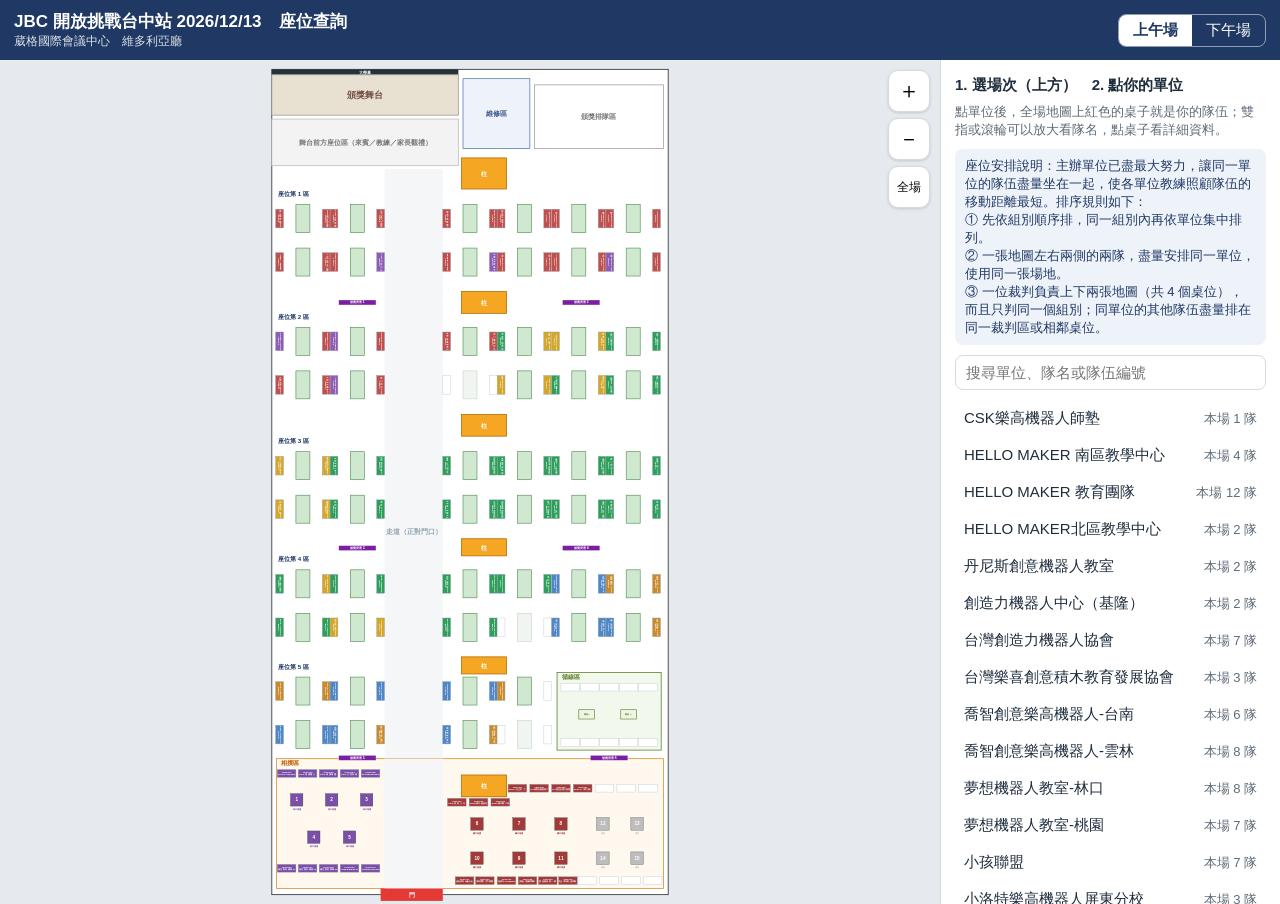
<file: taichung-1213-seats/index.html>
<!doctype html>
<html lang="zh-Hant">
<head>
<meta charset="utf-8">
<meta name="viewport" content="width=device-width,initial-scale=1,maximum-scale=1">
<meta name="robots" content="noindex,nofollow,noarchive">  <!-- 11/7：只給教練用的隱藏頁，不讓搜尋引擎收錄 -->
<title>JBC 台中站座位查詢</title>
<style>
:root{--bg:#F4F6F8;--panel:#fff;--ink:#1F2D3D;--muted:#5F6B78;--line:#D5DBE1;--hi:#E53935;--head:#1F3864}
*{box-sizing:border-box}
html,body{margin:0;height:100%;font-family:"Microsoft JhengHei","微軟正黑體","Noto Sans TC","PingFang TC",sans-serif;color:var(--ink);background:var(--bg)}
header{background:var(--head);color:#fff;padding:10px 14px;display:flex;flex-wrap:wrap;gap:8px 14px;align-items:center}
header h1{font-size:17px;margin:0;font-weight:700}
header .sub{font-size:12px;opacity:.85}
.seg{display:inline-flex;border:1px solid rgba(255,255,255,.5);border-radius:8px;overflow:hidden;margin-left:auto}
.seg button{font:inherit;font-size:15px;border:0;background:transparent;color:#fff;padding:6px 14px;cursor:pointer}
.seg button.on{background:#fff;color:var(--head);font-weight:700}
main{display:flex;height:calc(100% - 56px)}
#stage{flex:1;position:relative;overflow:hidden;background:#E6EAEE;touch-action:none}
#svg{width:100%;height:100%;display:block;user-select:none;-webkit-user-select:none}
.zoom{position:absolute;right:10px;top:10px;display:flex;flex-direction:column;gap:6px}
.zoom button{width:42px;height:42px;font-size:22px;border-radius:10px;border:1px solid var(--line);background:#fff;cursor:pointer;box-shadow:0 1px 3px rgba(0,0,0,.15)}
.zoom button.fit{font-size:12px}
#tip{position:absolute;left:10px;bottom:10px;right:64px;background:rgba(255,255,255,.95);border:1px solid var(--line);border-radius:10px;padding:8px 12px;font-size:14px;display:none}
aside{width:340px;background:var(--panel);border-left:1px solid var(--line);overflow:auto;padding:12px 14px;font-size:15px}
aside h2{font-size:15px;margin:4px 0 8px}
#q{width:100%;font:inherit;padding:8px 10px;border:1px solid var(--line);border-radius:8px;margin-bottom:10px}
.u{display:flex;align-items:center;gap:8px;padding:8px 8px;border-radius:8px;cursor:pointer;border:1px solid transparent}
.u:hover{background:#F1F4F7}
.u.on{background:#FFEBEE;border-color:#F5B7B5}
.u .n{margin-left:auto;color:var(--muted);font-size:13px;flex:none}
#mine{margin:8px 0 14px;padding:10px;border-radius:10px;background:#FFF5F5;border:1px solid #F5B7B5;display:none}
#mine h3{margin:0 0 6px;font-size:15px;color:var(--hi)}
#mine .t{padding:6px 4px;border-top:1px dashed #F0C9C8;cursor:pointer;font-size:14px}
#mine .t:first-of-type{border-top:0}
#mine .t b{color:var(--ink)}
#mine .t span{color:var(--muted);font-size:13px;display:block}
.hint{color:var(--muted);font-size:13px;margin:6px 0 10px}
.lg{display:flex;flex-wrap:wrap;gap:4px 10px;font-size:12px;color:var(--muted);margin-top:10px}
.lg i{display:inline-block;width:12px;height:12px;border-radius:2px;vertical-align:-2px;margin-right:3px}
@media (max-width:820px){
  main{flex-direction:column;height:auto}
  #stage{height:62vh;flex:none}
  aside{width:auto;border-left:0;border-top:1px solid var(--line)}
  .seg{margin-left:0}
}
</style>
</head>
<body>
<header>
  <div><h1>JBC 開放挑戰台中站 2026/12/13　座位查詢</h1><div class="sub">葳格國際會議中心　維多利亞廳</div></div>
  <div class="seg" id="sess"></div>
</header>
<main>
  <div id="stage">
    <svg id="svg" xmlns="http://www.w3.org/2000/svg"></svg>
    <div class="zoom"><button id="zin" aria-label="放大">＋</button><button id="zout" aria-label="縮小">－</button><button id="zfit" class="fit">全場</button></div>
    <div id="tip"></div>
  </div>
  <aside>
    <h2>1. 選場次（上方）　2. 點你的單位</h2>
    <div class="hint">點單位後，全場地圖上紅色的桌子就是你的隊伍；雙指或滾輪可以放大看隊名，點桌子看詳細資料。</div>
    <div class="hint" style="color:#1F3864;background:#EEF3FA;border-radius:8px;padding:8px 10px">座位安排說明：主辦單位已盡最大努力，讓同一單位的隊伍盡量坐在一起，使各單位教練照顧隊伍的移動距離最短。排序規則如下：<br>① 先依組別順序排，同一組別內再依單位集中排列。<br>② 一張地圖左右兩側的兩隊，盡量安排同一單位，使用同一張場地。<br>③ 一位裁判負責上下兩張地圖（共 4 個桌位），而且只判同一個組別；同單位的其他隊伍盡量排在同一裁判區或相鄰桌位。</div>
    <div id="mine"></div>
    <input id="q" placeholder="搜尋單位、隊名或隊伍編號">
    <div id="units"></div>
    <div class="lg" id="lg"></div>
  </aside>
</main>
<script>
(function () {
'use strict';
const D = {"W": 25.5, "L": 53.1, "sessions": ["上午", "下午"], "time": {"上午": "上午場（國中、高中全部＋國小進階、高手）", "下午": "下午場（國小新秀、國小相撲、循線、探索、啟蒙）"}, "seats": [{"id": "M01-L", "kind": "jbc", "x": 0.5, "y": 9.6, "w": 0.5, "h": 1.2}, {"id": "M01-R", "kind": "jbc", "x": 3.5, "y": 9.6, "w": 0.5, "h": 1.2}, {"id": "M02-L", "kind": "jbc", "x": 0.5, "y": 12.4, "w": 0.5, "h": 1.2}, {"id": "M02-R", "kind": "jbc", "x": 3.5, "y": 12.4, "w": 0.5, "h": 1.2}, {"id": "M03-L", "kind": "jbc", "x": 4.0, "y": 9.6, "w": 0.5, "h": 1.2}, {"id": "M03-R", "kind": "jbc", "x": 7.0, "y": 9.6, "w": 0.5, "h": 1.2}, {"id": "M04-L", "kind": "jbc", "x": 4.0, "y": 12.4, "w": 0.5, "h": 1.2}, {"id": "M04-R", "kind": "jbc", "x": 7.0, "y": 12.4, "w": 0.5, "h": 1.2}, {"id": "M05-L", "kind": "jbc", "x": 11.25, "y": 9.6, "w": 0.5, "h": 1.2}, {"id": "M05-R", "kind": "jbc", "x": 14.25, "y": 9.6, "w": 0.5, "h": 1.2}, {"id": "M06-L", "kind": "jbc", "x": 11.25, "y": 12.4, "w": 0.5, "h": 1.2}, {"id": "M06-R", "kind": "jbc", "x": 14.25, "y": 12.4, "w": 0.5, "h": 1.2}, {"id": "M07-L", "kind": "jbc", "x": 14.75, "y": 9.6, "w": 0.5, "h": 1.2}, {"id": "M07-R", "kind": "jbc", "x": 17.75, "y": 9.6, "w": 0.5, "h": 1.2}, {"id": "M08-L", "kind": "jbc", "x": 14.75, "y": 12.4, "w": 0.5, "h": 1.2}, {"id": "M08-R", "kind": "jbc", "x": 17.75, "y": 12.4, "w": 0.5, "h": 1.2}, {"id": "M09-L", "kind": "jbc", "x": 18.25, "y": 9.6, "w": 0.5, "h": 1.2}, {"id": "M09-R", "kind": "jbc", "x": 21.25, "y": 9.6, "w": 0.5, "h": 1.2}, {"id": "M10-L", "kind": "jbc", "x": 18.25, "y": 12.4, "w": 0.5, "h": 1.2}, {"id": "M10-R", "kind": "jbc", "x": 21.25, "y": 12.4, "w": 0.5, "h": 1.2}, {"id": "M11-L", "kind": "jbc", "x": 21.75, "y": 9.6, "w": 0.5, "h": 1.2}, {"id": "M11-R", "kind": "jbc", "x": 24.75, "y": 9.6, "w": 0.5, "h": 1.2}, {"id": "M12-L", "kind": "jbc", "x": 21.75, "y": 12.4, "w": 0.5, "h": 1.2}, {"id": "M12-R", "kind": "jbc", "x": 24.75, "y": 12.4, "w": 0.5, "h": 1.2}, {"id": "M13-L", "kind": "jbc", "x": 0.5, "y": 17.5, "w": 0.5, "h": 1.2}, {"id": "M13-R", "kind": "jbc", "x": 3.5, "y": 17.5, "w": 0.5, "h": 1.2}, {"id": "M14-L", "kind": "jbc", "x": 0.5, "y": 20.299999999999997, "w": 0.5, "h": 1.2}, {"id": "M14-R", "kind": "jbc", "x": 3.5, "y": 20.299999999999997, "w": 0.5, "h": 1.2}, {"id": "M15-L", "kind": "jbc", "x": 4.0, "y": 17.5, "w": 0.5, "h": 1.2}, {"id": "M15-R", "kind": "jbc", "x": 7.0, "y": 17.5, "w": 0.5, "h": 1.2}, {"id": "M16-L", "kind": "jbc", "x": 4.0, "y": 20.299999999999997, "w": 0.5, "h": 1.2}, {"id": "M16-R", "kind": "jbc", "x": 7.0, "y": 20.299999999999997, "w": 0.5, "h": 1.2}, {"id": "M17-L", "kind": "jbc", "x": 11.25, "y": 17.5, "w": 0.5, "h": 1.2}, {"id": "M17-R", "kind": "jbc", "x": 14.25, "y": 17.5, "w": 0.5, "h": 1.2}, {"id": "M18-L", "kind": "jbc", "x": 11.25, "y": 20.299999999999997, "w": 0.5, "h": 1.2}, {"id": "M18-R", "kind": "jbc", "x": 14.25, "y": 20.299999999999997, "w": 0.5, "h": 1.2}, {"id": "M19-L", "kind": "jbc", "x": 14.75, "y": 17.5, "w": 0.5, "h": 1.2}, {"id": "M19-R", "kind": "jbc", "x": 17.75, "y": 17.5, "w": 0.5, "h": 1.2}, {"id": "M20-L", "kind": "jbc", "x": 14.75, "y": 20.299999999999997, "w": 0.5, "h": 1.2}, {"id": "M20-R", "kind": "jbc", "x": 17.75, "y": 20.299999999999997, "w": 0.5, "h": 1.2}, {"id": "M21-L", "kind": "jbc", "x": 18.25, "y": 17.5, "w": 0.5, "h": 1.2}, {"id": "M21-R", "kind": "jbc", "x": 21.25, "y": 17.5, "w": 0.5, "h": 1.2}, {"id": "M22-L", "kind": "jbc", "x": 18.25, "y": 20.299999999999997, "w": 0.5, "h": 1.2}, {"id": "M22-R", "kind": "jbc", "x": 21.25, "y": 20.299999999999997, "w": 0.5, "h": 1.2}, {"id": "M23-L", "kind": "jbc", "x": 21.75, "y": 17.5, "w": 0.5, "h": 1.2}, {"id": "M23-R", "kind": "jbc", "x": 24.75, "y": 17.5, "w": 0.5, "h": 1.2}, {"id": "M24-L", "kind": "jbc", "x": 21.75, "y": 20.299999999999997, "w": 0.5, "h": 1.2}, {"id": "M24-R", "kind": "jbc", "x": 24.75, "y": 20.299999999999997, "w": 0.5, "h": 1.2}, {"id": "M25-L", "kind": "jbc", "x": 0.5, "y": 25.5, "w": 0.5, "h": 1.2}, {"id": "M25-R", "kind": "jbc", "x": 3.5, "y": 25.5, "w": 0.5, "h": 1.2}, {"id": "M26-L", "kind": "jbc", "x": 0.5, "y": 28.299999999999997, "w": 0.5, "h": 1.2}, {"id": "M26-R", "kind": "jbc", "x": 3.5, "y": 28.299999999999997, "w": 0.5, "h": 1.2}, {"id": "M27-L", "kind": "jbc", "x": 4.0, "y": 25.5, "w": 0.5, "h": 1.2}, {"id": "M27-R", "kind": "jbc", "x": 7.0, "y": 25.5, "w": 0.5, "h": 1.2}, {"id": "M28-L", "kind": "jbc", "x": 4.0, "y": 28.299999999999997, "w": 0.5, "h": 1.2}, {"id": "M28-R", "kind": "jbc", "x": 7.0, "y": 28.299999999999997, "w": 0.5, "h": 1.2}, {"id": "M29-L", "kind": "jbc", "x": 11.25, "y": 25.5, "w": 0.5, "h": 1.2}, {"id": "M29-R", "kind": "jbc", "x": 14.25, "y": 25.5, "w": 0.5, "h": 1.2}, {"id": "M30-L", "kind": "jbc", "x": 11.25, "y": 28.299999999999997, "w": 0.5, "h": 1.2}, {"id": "M30-R", "kind": "jbc", "x": 14.25, "y": 28.299999999999997, "w": 0.5, "h": 1.2}, {"id": "M31-L", "kind": "jbc", "x": 14.75, "y": 25.5, "w": 0.5, "h": 1.2}, {"id": "M31-R", "kind": "jbc", "x": 17.75, "y": 25.5, "w": 0.5, "h": 1.2}, {"id": "M32-L", "kind": "jbc", "x": 14.75, "y": 28.299999999999997, "w": 0.5, "h": 1.2}, {"id": "M32-R", "kind": "jbc", "x": 17.75, "y": 28.299999999999997, "w": 0.5, "h": 1.2}, {"id": "M33-L", "kind": "jbc", "x": 18.25, "y": 25.5, "w": 0.5, "h": 1.2}, {"id": "M33-R", "kind": "jbc", "x": 21.25, "y": 25.5, "w": 0.5, "h": 1.2}, {"id": "M34-L", "kind": "jbc", "x": 18.25, "y": 28.299999999999997, "w": 0.5, "h": 1.2}, {"id": "M34-R", "kind": "jbc", "x": 21.25, "y": 28.299999999999997, "w": 0.5, "h": 1.2}, {"id": "M35-L", "kind": "jbc", "x": 21.75, "y": 25.5, "w": 0.5, "h": 1.2}, {"id": "M35-R", "kind": "jbc", "x": 24.75, "y": 25.5, "w": 0.5, "h": 1.2}, {"id": "M36-L", "kind": "jbc", "x": 21.75, "y": 28.299999999999997, "w": 0.5, "h": 1.2}, {"id": "M36-R", "kind": "jbc", "x": 24.75, "y": 28.299999999999997, "w": 0.5, "h": 1.2}, {"id": "M37-L", "kind": "jbc", "x": 0.5, "y": 33.1, "w": 0.5, "h": 1.2}, {"id": "M37-R", "kind": "jbc", "x": 3.5, "y": 33.1, "w": 0.5, "h": 1.2}, {"id": "M38-L", "kind": "jbc", "x": 0.5, "y": 35.9, "w": 0.5, "h": 1.2}, {"id": "M38-R", "kind": "jbc", "x": 3.5, "y": 35.9, "w": 0.5, "h": 1.2}, {"id": "M39-L", "kind": "jbc", "x": 4.0, "y": 33.1, "w": 0.5, "h": 1.2}, {"id": "M39-R", "kind": "jbc", "x": 7.0, "y": 33.1, "w": 0.5, "h": 1.2}, {"id": "M40-L", "kind": "jbc", "x": 4.0, "y": 35.9, "w": 0.5, "h": 1.2}, {"id": "M40-R", "kind": "jbc", "x": 7.0, "y": 35.9, "w": 0.5, "h": 1.2}, {"id": "M41-L", "kind": "jbc", "x": 11.25, "y": 33.1, "w": 0.5, "h": 1.2}, {"id": "M41-R", "kind": "jbc", "x": 14.25, "y": 33.1, "w": 0.5, "h": 1.2}, {"id": "M42-L", "kind": "jbc", "x": 11.25, "y": 35.9, "w": 0.5, "h": 1.2}, {"id": "M42-R", "kind": "jbc", "x": 14.25, "y": 35.9, "w": 0.5, "h": 1.2}, {"id": "M43-L", "kind": "jbc", "x": 14.75, "y": 33.1, "w": 0.5, "h": 1.2}, {"id": "M43-R", "kind": "jbc", "x": 17.75, "y": 33.1, "w": 0.5, "h": 1.2}, {"id": "M44-L", "kind": "jbc", "x": 14.75, "y": 35.9, "w": 0.5, "h": 1.2}, {"id": "M44-R", "kind": "jbc", "x": 17.75, "y": 35.9, "w": 0.5, "h": 1.2}, {"id": "M45-L", "kind": "jbc", "x": 18.25, "y": 33.1, "w": 0.5, "h": 1.2}, {"id": "M45-R", "kind": "jbc", "x": 21.25, "y": 33.1, "w": 0.5, "h": 1.2}, {"id": "M46-L", "kind": "jbc", "x": 18.25, "y": 35.9, "w": 0.5, "h": 1.2}, {"id": "M46-R", "kind": "jbc", "x": 21.25, "y": 35.9, "w": 0.5, "h": 1.2}, {"id": "M47-L", "kind": "jbc", "x": 21.75, "y": 33.1, "w": 0.5, "h": 1.2}, {"id": "M47-R", "kind": "jbc", "x": 24.75, "y": 33.1, "w": 0.5, "h": 1.2}, {"id": "M48-L", "kind": "jbc", "x": 21.75, "y": 35.9, "w": 0.5, "h": 1.2}, {"id": "M48-R", "kind": "jbc", "x": 24.75, "y": 35.9, "w": 0.5, "h": 1.2}, {"id": "M49-L", "kind": "jbc", "x": 0.5, "y": 40.0, "w": 0.5, "h": 1.2}, {"id": "M49-R", "kind": "jbc", "x": 3.5, "y": 40.0, "w": 0.5, "h": 1.2}, {"id": "M50-L", "kind": "jbc", "x": 0.5, "y": 42.8, "w": 0.5, "h": 1.2}, {"id": "M50-R", "kind": "jbc", "x": 3.5, "y": 42.8, "w": 0.5, "h": 1.2}, {"id": "M51-L", "kind": "jbc", "x": 4.0, "y": 40.0, "w": 0.5, "h": 1.2}, {"id": "M51-R", "kind": "jbc", "x": 7.0, "y": 40.0, "w": 0.5, "h": 1.2}, {"id": "M52-L", "kind": "jbc", "x": 4.0, "y": 42.8, "w": 0.5, "h": 1.2}, {"id": "M52-R", "kind": "jbc", "x": 7.0, "y": 42.8, "w": 0.5, "h": 1.2}, {"id": "M53-L", "kind": "jbc", "x": 11.25, "y": 40.0, "w": 0.5, "h": 1.2}, {"id": "M53-R", "kind": "jbc", "x": 14.25, "y": 40.0, "w": 0.5, "h": 1.2}, {"id": "M54-L", "kind": "jbc", "x": 11.25, "y": 42.8, "w": 0.5, "h": 1.2}, {"id": "M54-R", "kind": "jbc", "x": 14.25, "y": 42.8, "w": 0.5, "h": 1.2}, {"id": "M55-L", "kind": "jbc", "x": 14.75, "y": 40.0, "w": 0.5, "h": 1.2}, {"id": "M55-R", "kind": "jbc", "x": 17.75, "y": 40.0, "w": 0.5, "h": 1.2}, {"id": "M56-L", "kind": "jbc", "x": 14.75, "y": 42.8, "w": 0.5, "h": 1.2}, {"id": "M56-R", "kind": "jbc", "x": 17.75, "y": 42.8, "w": 0.5, "h": 1.2}, {"id": "ST01", "kind": "sumo", "x": 0.95, "y": 45.3, "w": 1.2, "h": 0.5}, {"id": "ST02", "kind": "sumo", "x": 2.3, "y": 45.3, "w": 1.2, "h": 0.5}, {"id": "ST03", "kind": "sumo", "x": 3.65, "y": 45.3, "w": 1.2, "h": 0.5}, {"id": "ST04", "kind": "sumo", "x": 5.0, "y": 45.3, "w": 1.2, "h": 0.5}, {"id": "ST05", "kind": "sumo", "x": 6.35, "y": 45.3, "w": 1.2, "h": 0.5}, {"id": "ST06", "kind": "sumo", "x": 0.95, "y": 51.4, "w": 1.2, "h": 0.5}, {"id": "ST07", "kind": "sumo", "x": 2.3, "y": 51.4, "w": 1.2, "h": 0.5}, {"id": "ST08", "kind": "sumo", "x": 3.65, "y": 51.4, "w": 1.2, "h": 0.5}, {"id": "ST09", "kind": "sumo", "x": 5.0, "y": 51.4, "w": 1.2, "h": 0.5}, {"id": "ST10", "kind": "sumo", "x": 6.35, "y": 51.4, "w": 1.2, "h": 0.5}, {"id": "ST11", "kind": "sumo", "x": 11.9, "y": 47.15, "w": 1.2, "h": 0.5}, {"id": "ST12", "kind": "sumo", "x": 13.3, "y": 47.15, "w": 1.2, "h": 0.5}, {"id": "ST13", "kind": "sumo", "x": 14.7, "y": 47.15, "w": 1.2, "h": 0.5}, {"id": "ST14", "kind": "sumo", "x": 15.8, "y": 46.25, "w": 1.2, "h": 0.5}, {"id": "ST15", "kind": "sumo", "x": 17.2, "y": 46.25, "w": 1.2, "h": 0.5}, {"id": "ST16", "kind": "sumo", "x": 18.6, "y": 46.25, "w": 1.2, "h": 0.5}, {"id": "ST17", "kind": "sumo", "x": 20.0, "y": 46.25, "w": 1.2, "h": 0.5}, {"id": "ST18", "kind": "sumo", "x": 21.4, "y": 46.25, "w": 1.2, "h": 0.5}, {"id": "ST19", "kind": "sumo", "x": 22.8, "y": 46.25, "w": 1.2, "h": 0.5}, {"id": "ST20", "kind": "sumo", "x": 24.2, "y": 46.25, "w": 1.2, "h": 0.5}, {"id": "ST21", "kind": "sumo", "x": 16.45, "y": 52.2, "w": 1.2, "h": 0.5}, {"id": "ST22", "kind": "sumo", "x": 17.75, "y": 52.2, "w": 1.2, "h": 0.5}, {"id": "ST23", "kind": "sumo", "x": 19.05, "y": 52.2, "w": 1.2, "h": 0.5}, {"id": "ST24", "kind": "sumo", "x": 12.4, "y": 52.2, "w": 1.2, "h": 0.5}, {"id": "ST25", "kind": "sumo", "x": 13.7, "y": 52.2, "w": 1.2, "h": 0.5}, {"id": "ST26", "kind": "sumo", "x": 15.1, "y": 52.2, "w": 1.2, "h": 0.5}, {"id": "ST27", "kind": "sumo", "x": 20.3, "y": 52.2, "w": 1.2, "h": 0.5}, {"id": "ST28", "kind": "sumo", "x": 21.7, "y": 52.2, "w": 1.2, "h": 0.5}, {"id": "ST29", "kind": "sumo", "x": 23.1, "y": 52.2, "w": 1.2, "h": 0.5}, {"id": "ST30", "kind": "sumo", "x": 24.5, "y": 52.2, "w": 1.2, "h": 0.5}, {"id": "LT01", "kind": "line", "x": 19.2, "y": 39.75, "w": 1.2, "h": 0.5}, {"id": "LT02", "kind": "line", "x": 20.45, "y": 39.75, "w": 1.2, "h": 0.5}, {"id": "LT03", "kind": "line", "x": 21.7, "y": 39.75, "w": 1.2, "h": 0.5}, {"id": "LT04", "kind": "line", "x": 22.95, "y": 39.75, "w": 1.2, "h": 0.5}, {"id": "LT05", "kind": "line", "x": 24.2, "y": 39.75, "w": 1.2, "h": 0.5}, {"id": "LT06", "kind": "line", "x": 19.2, "y": 43.3, "w": 1.2, "h": 0.5}, {"id": "LT07", "kind": "line", "x": 20.45, "y": 43.3, "w": 1.2, "h": 0.5}, {"id": "LT08", "kind": "line", "x": 21.7, "y": 43.3, "w": 1.2, "h": 0.5}, {"id": "LT09", "kind": "line", "x": 22.95, "y": 43.3, "w": 1.2, "h": 0.5}, {"id": "LT10", "kind": "line", "x": 24.2, "y": 43.3, "w": 1.2, "h": 0.5}], "statics": [{"kind": "map", "id": "M01", "x": 2.0, "y": 9.6, "w": 0.9, "h": 1.8, "judge": "J01"}, {"kind": "map", "id": "M02", "x": 2.0, "y": 12.4, "w": 0.9, "h": 1.8, "judge": "J01"}, {"kind": "map", "id": "M03", "x": 5.5, "y": 9.6, "w": 0.9, "h": 1.8, "judge": "J02"}, {"kind": "map", "id": "M04", "x": 5.5, "y": 12.4, "w": 0.9, "h": 1.8, "judge": "J02"}, {"kind": "map", "id": "M05", "x": 12.75, "y": 9.6, "w": 0.9, "h": 1.8, "judge": "J03"}, {"kind": "map", "id": "M06", "x": 12.75, "y": 12.4, "w": 0.9, "h": 1.8, "judge": "J03"}, {"kind": "map", "id": "M07", "x": 16.25, "y": 9.6, "w": 0.9, "h": 1.8, "judge": "J04"}, {"kind": "map", "id": "M08", "x": 16.25, "y": 12.4, "w": 0.9, "h": 1.8, "judge": "J04"}, {"kind": "map", "id": "M09", "x": 19.75, "y": 9.6, "w": 0.9, "h": 1.8, "judge": "J05"}, {"kind": "map", "id": "M10", "x": 19.75, "y": 12.4, "w": 0.9, "h": 1.8, "judge": "J05"}, {"kind": "map", "id": "M11", "x": 23.25, "y": 9.6, "w": 0.9, "h": 1.8, "judge": "J06"}, {"kind": "map", "id": "M12", "x": 23.25, "y": 12.4, "w": 0.9, "h": 1.8, "judge": "J06"}, {"kind": "map", "id": "M13", "x": 2.0, "y": 17.5, "w": 0.9, "h": 1.8, "judge": "J07"}, {"kind": "map", "id": "M14", "x": 2.0, "y": 20.299999999999997, "w": 0.9, "h": 1.8, "judge": "J07"}, {"kind": "map", "id": "M15", "x": 5.5, "y": 17.5, "w": 0.9, "h": 1.8, "judge": "J08"}, {"kind": "map", "id": "M16", "x": 5.5, "y": 20.299999999999997, "w": 0.9, "h": 1.8, "judge": "J08"}, {"kind": "map", "id": "M17", "x": 12.75, "y": 17.5, "w": 0.9, "h": 1.8, "judge": "J09"}, {"kind": "map", "id": "M18", "x": 12.75, "y": 20.299999999999997, "w": 0.9, "h": 1.8, "judge": "J09"}, {"kind": "map", "id": "M19", "x": 16.25, "y": 17.5, "w": 0.9, "h": 1.8, "judge": "J10"}, {"kind": "map", "id": "M20", "x": 16.25, "y": 20.299999999999997, "w": 0.9, "h": 1.8, "judge": "J10"}, {"kind": "map", "id": "M21", "x": 19.75, "y": 17.5, "w": 0.9, "h": 1.8, "judge": "J11"}, {"kind": "map", "id": "M22", "x": 19.75, "y": 20.299999999999997, "w": 0.9, "h": 1.8, "judge": "J11"}, {"kind": "map", "id": "M23", "x": 23.25, "y": 17.5, "w": 0.9, "h": 1.8, "judge": "J12"}, {"kind": "map", "id": "M24", "x": 23.25, "y": 20.299999999999997, "w": 0.9, "h": 1.8, "judge": "J12"}, {"kind": "map", "id": "M25", "x": 2.0, "y": 25.5, "w": 0.9, "h": 1.8, "judge": "J13"}, {"kind": "map", "id": "M26", "x": 2.0, "y": 28.299999999999997, "w": 0.9, "h": 1.8, "judge": "J13"}, {"kind": "map", "id": "M27", "x": 5.5, "y": 25.5, "w": 0.9, "h": 1.8, "judge": "J14"}, {"kind": "map", "id": "M28", "x": 5.5, "y": 28.299999999999997, "w": 0.9, "h": 1.8, "judge": "J14"}, {"kind": "map", "id": "M29", "x": 12.75, "y": 25.5, "w": 0.9, "h": 1.8, "judge": "J15"}, {"kind": "map", "id": "M30", "x": 12.75, "y": 28.299999999999997, "w": 0.9, "h": 1.8, "judge": "J15"}, {"kind": "map", "id": "M31", "x": 16.25, "y": 25.5, "w": 0.9, "h": 1.8, "judge": "J16"}, {"kind": "map", "id": "M32", "x": 16.25, "y": 28.299999999999997, "w": 0.9, "h": 1.8, "judge": "J16"}, {"kind": "map", "id": "M33", "x": 19.75, "y": 25.5, "w": 0.9, "h": 1.8, "judge": "J17"}, {"kind": "map", "id": "M34", "x": 19.75, "y": 28.299999999999997, "w": 0.9, "h": 1.8, "judge": "J17"}, {"kind": "map", "id": "M35", "x": 23.25, "y": 25.5, "w": 0.9, "h": 1.8, "judge": "J18"}, {"kind": "map", "id": "M36", "x": 23.25, "y": 28.299999999999997, "w": 0.9, "h": 1.8, "judge": "J18"}, {"kind": "map", "id": "M37", "x": 2.0, "y": 33.1, "w": 0.9, "h": 1.8, "judge": "J19"}, {"kind": "map", "id": "M38", "x": 2.0, "y": 35.9, "w": 0.9, "h": 1.8, "judge": "J19"}, {"kind": "map", "id": "M39", "x": 5.5, "y": 33.1, "w": 0.9, "h": 1.8, "judge": "J20"}, {"kind": "map", "id": "M40", "x": 5.5, "y": 35.9, "w": 0.9, "h": 1.8, "judge": "J20"}, {"kind": "map", "id": "M41", "x": 12.75, "y": 33.1, "w": 0.9, "h": 1.8, "judge": "J21"}, {"kind": "map", "id": "M42", "x": 12.75, "y": 35.9, "w": 0.9, "h": 1.8, "judge": "J21"}, {"kind": "map", "id": "M43", "x": 16.25, "y": 33.1, "w": 0.9, "h": 1.8, "judge": "J22"}, {"kind": "map", "id": "M44", "x": 16.25, "y": 35.9, "w": 0.9, "h": 1.8, "judge": "J22"}, {"kind": "map", "id": "M45", "x": 19.75, "y": 33.1, "w": 0.9, "h": 1.8, "judge": "J23"}, {"kind": "map", "id": "M46", "x": 19.75, "y": 35.9, "w": 0.9, "h": 1.8, "judge": "J23"}, {"kind": "map", "id": "M47", "x": 23.25, "y": 33.1, "w": 0.9, "h": 1.8, "judge": "J24"}, {"kind": "map", "id": "M48", "x": 23.25, "y": 35.9, "w": 0.9, "h": 1.8, "judge": "J24"}, {"kind": "map", "id": "M49", "x": 2.0, "y": 40.0, "w": 0.9, "h": 1.8, "judge": "J25"}, {"kind": "map", "id": "M50", "x": 2.0, "y": 42.8, "w": 0.9, "h": 1.8, "judge": "J25"}, {"kind": "map", "id": "M51", "x": 5.5, "y": 40.0, "w": 0.9, "h": 1.8, "judge": "J26"}, {"kind": "map", "id": "M52", "x": 5.5, "y": 42.8, "w": 0.9, "h": 1.8, "judge": "J26"}, {"kind": "map", "id": "M53", "x": 12.75, "y": 40.0, "w": 0.9, "h": 1.8, "judge": "J27"}, {"kind": "map", "id": "M54", "x": 12.75, "y": 42.8, "w": 0.9, "h": 1.8, "judge": "J27"}, {"kind": "map", "id": "M55", "x": 16.25, "y": 40.0, "w": 0.9, "h": 1.8, "judge": "J28"}, {"kind": "map", "id": "M56", "x": 16.25, "y": 42.8, "w": 0.9, "h": 1.8, "judge": "J28"}, {"kind": "judge", "id": "J01", "x": 2.0, "y": 11.0, "w": 0.7, "h": 0.56}, {"kind": "judge", "id": "J02", "x": 5.5, "y": 11.0, "w": 0.7, "h": 0.56}, {"kind": "judge", "id": "J03", "x": 12.75, "y": 11.0, "w": 0.7, "h": 0.56}, {"kind": "judge", "id": "J04", "x": 16.25, "y": 11.0, "w": 0.7, "h": 0.56}, {"kind": "judge", "id": "J05", "x": 19.75, "y": 11.0, "w": 0.7, "h": 0.56}, {"kind": "judge", "id": "J06", "x": 23.25, "y": 11.0, "w": 0.7, "h": 0.56}, {"kind": "judge", "id": "J07", "x": 2.0, "y": 18.900000000000002, "w": 0.7, "h": 0.56}, {"kind": "judge", "id": "J08", "x": 5.5, "y": 18.900000000000002, "w": 0.7, "h": 0.56}, {"kind": "judge", "id": "J09", "x": 12.75, "y": 18.900000000000002, "w": 0.7, "h": 0.56}, {"kind": "judge", "id": "J10", "x": 16.25, "y": 18.900000000000002, "w": 0.7, "h": 0.56}, {"kind": "judge", "id": "J11", "x": 19.75, "y": 18.900000000000002, "w": 0.7, "h": 0.56}, {"kind": "judge", "id": "J12", "x": 23.25, "y": 18.900000000000002, "w": 0.7, "h": 0.56}, {"kind": "judge", "id": "J13", "x": 2.0, "y": 26.900000000000002, "w": 0.7, "h": 0.56}, {"kind": "judge", "id": "J14", "x": 5.5, "y": 26.900000000000002, "w": 0.7, "h": 0.56}, {"kind": "judge", "id": "J15", "x": 12.75, "y": 26.900000000000002, "w": 0.7, "h": 0.56}, {"kind": "judge", "id": "J16", "x": 16.25, "y": 26.900000000000002, "w": 0.7, "h": 0.56}, {"kind": "judge", "id": "J17", "x": 19.75, "y": 26.900000000000002, "w": 0.7, "h": 0.56}, {"kind": "judge", "id": "J18", "x": 23.25, "y": 26.900000000000002, "w": 0.7, "h": 0.56}, {"kind": "judge", "id": "J19", "x": 2.0, "y": 34.5, "w": 0.7, "h": 0.56}, {"kind": "judge", "id": "J20", "x": 5.5, "y": 34.5, "w": 0.7, "h": 0.56}, {"kind": "judge", "id": "J21", "x": 12.75, "y": 34.5, "w": 0.7, "h": 0.56}, {"kind": "judge", "id": "J22", "x": 16.25, "y": 34.5, "w": 0.7, "h": 0.56}, {"kind": "judge", "id": "J23", "x": 19.75, "y": 34.5, "w": 0.7, "h": 0.56}, {"kind": "judge", "id": "J24", "x": 23.25, "y": 34.5, "w": 0.7, "h": 0.56}, {"kind": "judge", "id": "J25", "x": 2.0, "y": 41.4, "w": 0.7, "h": 0.56}, {"kind": "judge", "id": "J26", "x": 5.5, "y": 41.4, "w": 0.7, "h": 0.56}, {"kind": "judge", "id": "J27", "x": 12.75, "y": 41.4, "w": 0.7, "h": 0.56}, {"kind": "judge", "id": "J28", "x": 16.25, "y": 41.4, "w": 0.7, "h": 0.56}, {"kind": "arena", "id": "S01", "no": 1, "x": 1.6, "y": 47.0, "w": 0.8, "h": 0.8, "labels": {"上午": "高中相撲", "下午": "國小相撲輕"}, "colors": {"上午": "#7A4FA8", "下午": "#D98C3A"}}, {"kind": "arena", "id": "S02", "no": 2, "x": 3.85, "y": 47.0, "w": 0.8, "h": 0.8, "labels": {"上午": "高中相撲", "下午": "國小相撲輕"}, "colors": {"上午": "#7A4FA8", "下午": "#D98C3A"}}, {"kind": "arena", "id": "S03", "no": 3, "x": 6.1, "y": 47.0, "w": 0.8, "h": 0.8, "labels": {"上午": "高中相撲", "下午": "國小相撲輕"}, "colors": {"上午": "#7A4FA8", "下午": "#D98C3A"}}, {"kind": "arena", "id": "S04", "no": 4, "x": 2.7, "y": 49.4, "w": 0.8, "h": 0.8, "labels": {"上午": "高中相撲", "下午": "國小相撲輕"}, "colors": {"上午": "#7A4FA8", "下午": "#D98C3A"}}, {"kind": "arena", "id": "S05", "no": 5, "x": 5.0, "y": 49.4, "w": 0.8, "h": 0.8, "labels": {"上午": "高中相撲", "下午": "國小相撲輕"}, "colors": {"上午": "#7A4FA8", "下午": "#D98C3A"}}, {"kind": "arena", "id": "S06", "no": 6, "x": 13.2, "y": 48.55, "w": 0.8, "h": 0.8, "labels": {"上午": "國中相撲", "下午": "國小相撲中"}, "colors": {"上午": "#A33A3A", "下午": "#8DBE8D"}}, {"kind": "arena", "id": "S07", "no": 7, "x": 15.9, "y": 48.55, "w": 0.8, "h": 0.8, "labels": {"上午": "國中相撲", "下午": "國小相撲中"}, "colors": {"上午": "#A33A3A", "下午": "#8DBE8D"}}, {"kind": "arena", "id": "S08", "no": 8, "x": 18.6, "y": 48.55, "w": 0.8, "h": 0.8, "labels": {"上午": "國中相撲", "下午": "國小相撲中"}, "colors": {"上午": "#A33A3A", "下午": "#8DBE8D"}}, {"kind": "arena", "id": "S09", "no": 9, "x": 15.9, "y": 50.75, "w": 0.8, "h": 0.8, "labels": {"上午": "國中相撲", "下午": "國小相撲中"}, "colors": {"上午": "#A33A3A", "下午": "#8DBE8D"}}, {"kind": "arena", "id": "S10", "no": 10, "x": 13.2, "y": 50.75, "w": 0.8, "h": 0.8, "labels": {"上午": "國中相撲", "下午": "國小相撲中"}, "colors": {"上午": "#A33A3A", "下午": "#8DBE8D"}}, {"kind": "arena", "id": "S11", "no": 11, "x": 18.6, "y": 50.75, "w": 0.8, "h": 0.8, "labels": {"上午": "國中相撲", "下午": "國小相撲重"}, "colors": {"上午": "#A33A3A", "下午": "#3AA9B5"}}, {"kind": "arena", "id": "S12", "no": 12, "x": 21.3, "y": 48.55, "w": 0.8, "h": 0.8, "labels": {"上午": "備用", "下午": "國小相撲重"}, "colors": {"上午": "#BDBDBD", "下午": "#3AA9B5"}}, {"kind": "arena", "id": "S13", "no": 13, "x": 23.5, "y": 48.55, "w": 0.8, "h": 0.8, "labels": {"上午": "備用", "下午": "國小相撲重"}, "colors": {"上午": "#BDBDBD", "下午": "#3AA9B5"}}, {"kind": "arena", "id": "S14", "no": 14, "x": 21.3, "y": 50.75, "w": 0.8, "h": 0.8, "labels": {"上午": "備用", "下午": "國小相撲重"}, "colors": {"上午": "#BDBDBD", "下午": "#3AA9B5"}}, {"kind": "arena", "id": "S15", "no": 15, "x": 23.5, "y": 50.75, "w": 0.8, "h": 0.8, "labels": {"上午": "備用", "下午": "國小相撲重"}, "colors": {"上午": "#BDBDBD", "下午": "#3AA9B5"}}, {"kind": "track", "id": "TR1", "x": 20.25, "y": 41.5, "w": 1.0, "h": 0.6, "label": "賽道 1"}, {"kind": "track", "id": "TR2", "x": 22.95, "y": 41.5, "w": 1.0, "h": 0.6, "label": "賽道 2"}], "background": [{"kind": "rect", "x0": 0, "y0": 0, "x1": 25.5, "y1": 53.1, "fill": "#FFFFFF", "stroke": "#222222", "text": "", "tc": "#555", "fs": 0.45}, {"kind": "rect", "x0": 0, "y0": 0, "x1": 12.0, "y1": 0.35, "fill": "#263238", "stroke": null, "text": "大螢幕", "tc": "#FFFFFF", "fs": 0.25}, {"kind": "rect", "x0": 0, "y0": 0.35, "x1": 12.0, "y1": 2.95, "fill": "#E8E0D0", "stroke": "#999999", "text": "頒獎舞台", "tc": "#6D4C41", "fs": 0.55}, {"kind": "rect", "x0": 0, "y0": 3.2, "x1": 12.0, "y1": 6.2, "fill": "#F3F3F3", "stroke": "#BBBBBB", "text": "舞台前方座位區（來賓／教練／家長觀禮）", "tc": "#777777", "fs": 0.45}, {"kind": "rect", "x0": 16.9, "y0": 1.0, "x1": 25.2, "y1": 5.1, "fill": null, "stroke": "#9E9E9E", "text": "頒獎排隊區", "tc": "#757575", "fs": 0.45}, {"kind": "rect", "x0": 12.3, "y0": 0.6, "x1": 16.6, "y1": 5.1, "fill": "#EEF3FB", "stroke": "#5C7CB0", "text": "維修區", "tc": "#3B5A8C", "fs": 0.45}, {"kind": "rect", "x0": 7.25, "y0": 6.4, "x1": 11.0, "y1": 53.1, "fill": "#F4F6F8", "stroke": null, "text": "走道（正對門口）", "tc": "#90A4AE", "fs": 0.45}, {"kind": "rect", "x0": 0.3, "y0": 44.349999999999994, "x1": 25.2, "y1": 52.7, "fill": "#FFF8EE", "stroke": "#E08A2E", "text": "", "tc": "#B85C00", "fs": 0.45}, {"kind": "rect", "x0": 7.25, "y0": 44.349999999999994, "x1": 11.0, "y1": 53.1, "fill": "#F4F6F8", "stroke": null, "text": "", "tc": "#555", "fs": 0.45}, {"kind": "rect", "x0": 18.349999999999998, "y0": 38.8, "x1": 25.05, "y1": 43.8, "fill": "#F3F8EC", "stroke": "#5B7F2E", "text": "", "tc": "#5B7F2E", "fs": 0.45}, {"kind": "rect", "x0": 7.0, "y0": 52.7, "x1": 11.0, "y1": 53.5, "fill": "#E53935", "stroke": null, "text": "門", "tc": "#FFFFFF", "fs": 0.4}, {"kind": "rect", "x0": 12.2, "y0": 5.7, "x1": 15.1, "y1": 7.7, "fill": "#F5A623", "stroke": "#B36B00", "text": "柱", "tc": "#FFFFFF", "fs": 0.4}, {"kind": "rect", "x0": 12.2, "y0": 14.3, "x1": 15.1, "y1": 15.700000000000001, "fill": "#F5A623", "stroke": "#B36B00", "text": "柱", "tc": "#FFFFFF", "fs": 0.4}, {"kind": "rect", "x0": 12.2, "y0": 22.2, "x1": 15.1, "y1": 23.599999999999998, "fill": "#F5A623", "stroke": "#B36B00", "text": "柱", "tc": "#FFFFFF", "fs": 0.4}, {"kind": "rect", "x0": 12.2, "y0": 30.2, "x1": 15.1, "y1": 31.3, "fill": "#F5A623", "stroke": "#B36B00", "text": "柱", "tc": "#FFFFFF", "fs": 0.4}, {"kind": "rect", "x0": 12.2, "y0": 37.8, "x1": 15.1, "y1": 38.9, "fill": "#F5A623", "stroke": "#B36B00", "text": "柱", "tc": "#FFFFFF", "fs": 0.4}, {"kind": "rect", "x0": 12.2, "y0": 45.4, "x1": 15.1, "y1": 46.8, "fill": "#F5A623", "stroke": "#B36B00", "text": "柱", "tc": "#FFFFFF", "fs": 0.4}, {"kind": "rect", "x0": 4.3100000000000005, "y0": 14.85, "x1": 6.6899999999999995, "y1": 15.15, "fill": "#7B1FA2", "stroke": null, "text": "頒獎背景 1", "tc": "#FFFFFF", "fs": 0.22}, {"kind": "rect", "x0": 18.709999999999997, "y0": 14.85, "x1": 21.09, "y1": 15.15, "fill": "#7B1FA2", "stroke": null, "text": "頒獎背景 2", "tc": "#FFFFFF", "fs": 0.22}, {"kind": "rect", "x0": 4.3100000000000005, "y0": 30.650000000000002, "x1": 6.6899999999999995, "y1": 30.95, "fill": "#7B1FA2", "stroke": null, "text": "頒獎背景 3", "tc": "#FFFFFF", "fs": 0.22}, {"kind": "rect", "x0": 18.709999999999997, "y0": 30.650000000000002, "x1": 21.09, "y1": 30.95, "fill": "#7B1FA2", "stroke": null, "text": "頒獎背景 4", "tc": "#FFFFFF", "fs": 0.22}, {"kind": "rect", "x0": 4.3100000000000005, "y0": 44.15, "x1": 6.6899999999999995, "y1": 44.449999999999996, "fill": "#7B1FA2", "stroke": null, "text": "頒獎背景 5", "tc": "#FFFFFF", "fs": 0.22}, {"kind": "rect", "x0": 20.509999999999998, "y0": 44.15, "x1": 22.89, "y1": 44.449999999999996, "fill": "#7B1FA2", "stroke": null, "text": "頒獎背景 6", "tc": "#FFFFFF", "fs": 0.22}, {"kind": "text", "x": 0.6, "y": 44.449999999999996, "text": "相撲區", "color": "#B85C00", "fs": 0.4}, {"kind": "text", "x": 18.65, "y": 38.9, "text": "循線區", "color": "#5B7F2E", "fs": 0.4}, {"kind": "text", "x": 0.4, "y": 7.85, "text": "座位第 1 區", "color": "#1F3864", "fs": 0.4}, {"kind": "text", "x": 0.4, "y": 15.750000000000002, "text": "座位第 2 區", "color": "#1F3864", "fs": 0.4}, {"kind": "text", "x": 0.4, "y": 23.75, "text": "座位第 3 區", "color": "#1F3864", "fs": 0.4}, {"kind": "text", "x": 0.4, "y": 31.35, "text": "座位第 4 區", "color": "#1F3864", "fs": 0.4}, {"kind": "text", "x": 0.4, "y": 38.25, "text": "座位第 5 區", "color": "#1F3864", "fs": 0.4}], "assign": {"上午": {"M01-L": ["X-001J"], "M01-R": ["X-002J"], "M02-L": ["X-003J"], "M02-R": ["X-004J"], "M03-L": ["X-005J"], "M03-R": ["X-006J"], "M04-L": ["X-007J"], "M04-R": ["X-008H"], "M05-L": ["X-009J"], "M05-R": ["X-010J"], "M06-L": ["X-011J"], "M06-R": ["X-012H"], "M07-L": ["X-013J"], "M07-R": ["X-014J"], "M08-L": ["X-015J"], "M08-R": ["X-016J"], "M09-L": ["X-017J"], "M09-R": ["X-018J"], "M10-L": ["X-019J"], "M10-R": ["X-020J"], "M11-L": ["X-021J"], "M11-R": ["X-022J"], "M12-L": ["X-023H"], "M12-R": ["X-024J"], "M13-L": ["X-025H"], "M13-R": ["X-026J"], "M14-L": ["X-027J"], "M14-R": ["X-028J"], "M15-L": ["X-029H"], "M15-R": ["X-030J"], "M16-L": ["X-031H"], "M16-R": ["X-032J"], "M17-L": ["X-033J"], "M17-R": ["X-034J"], "M19-L": ["J-001E"], "M19-R": ["J-002J"], "M20-L": ["J-003J"], "M20-R": ["J-004J"], "M21-L": ["J-005J"], "M21-R": ["J-006J"], "M22-L": ["J-007E"], "M22-R": ["J-008J"], "M23-L": ["J-009E"], "M23-R": ["J-010E"], "M24-L": ["J-011E"], "M24-R": ["J-012E"], "M25-L": ["J-013J"], "M25-R": ["J-014J"], "M26-L": ["J-015J"], "M26-R": ["J-016J"], "M27-L": ["J-017E"], "M27-R": ["J-018E"], "M28-L": ["J-019E"], "M28-R": ["J-020E"], "M29-L": ["J-021E"], "M29-R": ["J-022E"], "M30-L": ["J-023E"], "M30-R": ["J-024E"], "M31-L": ["J-025E"], "M31-R": ["J-026E"], "M32-L": ["J-027E"], "M32-R": ["J-028E"], "M33-L": ["J-029E"], "M33-R": ["J-030E"], "M34-L": ["J-031E"], "M34-R": ["J-032E"], "M35-L": ["J-033E"], "M35-R": ["J-034E"], "M36-L": ["J-035E"], "M36-R": ["J-036E"], "M37-L": ["J-037E"], "M37-R": ["J-038J"], "M38-L": ["J-039E"], "M38-R": ["J-040E"], "M39-L": ["J-041E"], "M39-R": ["J-042E"], "M40-L": ["J-043J"], "M40-R": ["J-044J"], "M41-L": ["J-045E"], "M41-R": ["J-046E"], "M42-L": ["J-047E"], "M42-R": ["J-048E"], "M43-L": ["J-049E"], "M43-R": ["J-050E"], "M45-L": ["G-001J"], "M45-R": ["G-002J"], "M46-L": ["G-003J"], "M46-R": ["G-004J"], "M47-L": ["G-005E"], "M47-R": ["G-006E"], "M48-L": ["G-007J"], "M48-R": ["G-008E"], "M49-L": ["G-009E"], "M49-R": ["G-010E"], "M50-L": ["G-011J"], "M50-R": ["G-012J"], "M51-L": ["G-013J"], "M51-R": ["G-014J"], "M52-L": ["G-015J"], "M52-R": ["G-016E"], "M53-L": ["G-017J"], "M53-R": ["G-018J"], "M54-L": ["G-019J"], "M54-R": ["G-020E"], "M55-L": ["G-021E"], "ST01": ["HSM-001"], "ST02": ["HSM-002"], "ST03": ["HSM-003"], "ST04": ["HSM-004"], "ST05": ["HSM-005"], "ST06": ["HSM-006"], "ST07": ["HSM-007"], "ST08": ["HSM-008"], "ST09": ["HSM-009"], "ST10": ["HSM-010"], "ST11": ["JSM-001"], "ST12": ["JSM-002"], "ST13": ["JSM-003"], "ST14": ["JSM-004"], "ST15": ["JSM-005"], "ST16": ["JSM-006"], "ST17": ["JSM-007"], "ST21": ["JSM-008"], "ST22": ["JSM-009"], "ST23": ["JSM-010"], "ST24": ["JSM-011"], "ST25": ["JSM-012"], "ST26": ["JSM-013"]}, "下午": {"M01-L": ["QA-001"], "M02-L": ["QA-002"], "M03-L": ["QA-003"], "M04-L": ["QA-004"], "M05-L": ["QA-005"], "M06-L": ["QA-006"], "M07-L": ["QA-007"], "M08-L": ["QA-008"], "M09-L": ["QA-009"], "M11-L": ["QB-001"], "M12-L": ["QB-002"], "M13-L": ["QC-001"], "M13-R": ["QC-002"], "M14-L": ["QC-003"], "M15-L": ["TA-001"], "M15-R": ["TA-002"], "M16-L": ["TA-003"], "M16-R": ["TA-004"], "M17-L": ["TA-005"], "M17-R": ["TA-006"], "M18-L": ["TA-007"], "M18-R": ["TA-008"], "M19-L": ["TA-009"], "M19-R": ["TA-010"], "M20-L": ["TA-011"], "M20-R": ["TA-012"], "M21-L": ["TA-013"], "M21-R": ["TA-014"], "M22-L": ["TA-015"], "M22-R": ["TA-016"], "M23-L": ["TB-001"], "M23-R": ["TB-002"], "M24-L": ["TB-003"], "M24-R": ["TB-004"], "M25-L": ["TB-005"], "M25-R": ["TB-006"], "M26-L": ["TB-007"], "M26-R": ["TB-008"], "M27-L": ["TB-009"], "M27-R": ["TB-010"], "M28-L": ["TB-011"], "M29-L": ["X-035E"], "M29-R": ["X-036E"], "M30-L": ["X-037E"], "M30-R": ["X-038E"], "M31-L": ["X-039E"], "M31-R": ["X-040E"], "M32-L": ["X-041E"], "M32-R": ["X-042E"], "M33-L": ["X-043E"], "M33-R": ["X-044E"], "M34-L": ["X-045E"], "M34-R": ["X-046E"], "M35-L": ["X-047E"], "M35-R": ["X-048E"], "M36-L": ["X-049E"], "M36-R": ["X-050E"], "M37-L": ["X-051E"], "M37-R": ["X-052E"], "M38-L": ["X-053E"], "M38-R": ["X-054E"], "M39-L": ["X-055E"], "M39-R": ["X-056E"], "M40-L": ["X-057E"], "M40-R": ["X-058E"], "M41-L": ["X-059E"], "M41-R": ["X-060E"], "M42-L": ["X-061E"], "M42-R": ["X-062E"], "M43-L": ["X-063E"], "M43-R": ["X-064E"], "M44-L": ["X-065E"], "M44-R": ["X-066E"], "M45-L": ["X-067E"], "M45-R": ["X-068E"], "M46-L": ["X-069E"], "M46-R": ["X-070E"], "M47-L": ["X-071E"], "M47-R": ["X-072E"], "M48-L": ["X-073E"], "M48-R": ["X-074E"], "M49-L": ["X-075E"], "M49-R": ["X-076E"], "M50-L": ["X-077E"], "M50-R": ["X-078E"], "M51-L": ["X-079E"], "M51-R": ["X-080E"], "M52-L": ["X-081E"], "M52-R": ["X-082E"], "M53-L": ["X-083E"], "ST01": ["ESL-001"], "ST02": ["ESL-002"], "ST03": ["ESL-003"], "ST04": ["ESL-004"], "ST05": ["ESL-005"], "ST06": ["ESL-006"], "ST07": ["ESL-007"], "ST08": ["ESL-008"], "ST09": ["ESL-009"], "ST10": ["ESL-010"], "ST11": ["ESM-001"], "ST12": ["ESM-002"], "ST13": ["ESM-003"], "ST14": ["ESM-004"], "ST15": ["ESM-005"], "ST16": ["ESM-006"], "ST17": ["ESM-007"], "ST18": ["ESH-001"], "ST19": ["ESH-002"], "ST20": ["ESH-003"], "ST21": ["ESM-008"], "ST22": ["ESM-009"], "ST23": ["ESM-010"], "ST24": ["ESH-004"], "ST25": ["ESH-005"], "ST26": ["ESH-006"], "ST27": ["ESH-007"], "ST28": ["ESH-008"], "ST29": ["ESH-009"], "ST30": ["ESH-010"], "LT01": ["JL-001", "JL-002"], "LT02": ["JL-003", "JL-004"], "LT03": ["JL-005", "JL-006"], "LT04": ["HL-001"], "LT05": ["HL-002"], "LT06": ["JL-007", "JL-008"], "LT07": ["JL-009", "JL-010"], "LT08": ["JL-011", "JL-012"], "LT09": ["JL-013", "JL-014"], "LT10": ["JL-015", "JL-016"]}}, "teams": {"X-035E": {"c": "X-035E", "n": "FUN學-靈活神配合", "u": "放學科技教育中心", "g": "國小新秀", "s": "下午", "loc": "座位第 3 區・左起第 3 欄｜頒獎背景 4"}, "X-036E": {"c": "X-036E", "n": "FUN學-天才組", "u": "放學科技教育中心", "g": "國小新秀", "s": "下午", "loc": "座位第 3 區・左起第 3 欄｜頒獎背景 4"}, "X-037E": {"c": "X-037E", "n": "FUN學-靈活應變不翻車", "u": "放學科技教育中心", "g": "國小新秀", "s": "下午", "loc": "座位第 3 區・左起第 3 欄｜頒獎背景 4"}, "X-038E": {"c": "X-038E", "n": "FUN學-我們很可愛", "u": "放學科技教育中心", "g": "國小新秀", "s": "下午", "loc": "座位第 3 區・左起第 3 欄｜頒獎背景 4"}, "X-039E": {"c": "X-039E", "n": "FUN學-三劍客", "u": "放學科技教育中心", "g": "國小新秀", "s": "下午", "loc": "座位第 3 區・左起第 4 欄｜頒獎背景 4"}, "X-040E": {"c": "X-040E", "n": "FUN學-媽祖靈犀連線成功", "u": "放學科技教育中心", "g": "國小新秀", "s": "下午", "loc": "座位第 3 區・左起第 4 欄｜頒獎背景 4"}, "X-041E": {"c": "X-041E", "n": "FUN學-天才衝衝衝", "u": "放學科技教育中心", "g": "國小新秀", "s": "下午", "loc": "座位第 3 區・左起第 4 欄｜頒獎背景 4"}, "X-042E": {"c": "X-042E", "n": "FUN學-靈感正在載入", "u": "放學科技教育中心", "g": "國小新秀", "s": "下午", "loc": "座位第 3 區・左起第 4 欄｜頒獎背景 4"}, "X-043E": {"c": "X-043E", "n": "FUN學-yoyo點點名", "u": "放學科技教育中心", "g": "國小新秀", "s": "下午", "loc": "座位第 3 區・左起第 5 欄｜頒獎背景 4"}, "X-044E": {"c": "X-044E", "n": "FUN學-三個臭皮匠", "u": "放學科技教育中心", "g": "國小新秀", "s": "下午", "loc": "座位第 3 區・左起第 5 欄｜頒獎背景 4"}, "X-045E": {"c": "X-045E", "n": "FUN學-靈感不打烊", "u": "放學科技教育中心", "g": "國小新秀", "s": "下午", "loc": "座位第 3 區・左起第 5 欄｜頒獎背景 4"}, "X-046E": {"c": "X-046E", "n": "CRX-天生好手", "u": "徐老師創意樂高機器人教室", "g": "國小新秀", "s": "下午", "loc": "座位第 3 區・左起第 5 欄｜頒獎背景 4"}, "X-047E": {"c": "X-047E", "n": "晨就非帆", "u": "積動城市", "g": "國小新秀", "s": "下午", "loc": "座位第 3 區・左起第 6 欄｜頒獎背景 4"}, "X-048E": {"c": "X-048E", "n": "HAPPY 騎士", "u": "積動城市", "g": "國小新秀", "s": "下午", "loc": "座位第 3 區・左起第 6 欄｜頒獎背景 4"}, "X-049E": {"c": "X-049E", "n": "CRX-掌聲不要停", "u": "徐老師創意樂高機器人教室", "g": "國小新秀", "s": "下午", "loc": "座位第 3 區・左起第 6 欄｜頒獎背景 4"}, "X-050E": {"c": "X-050E", "n": "CRX-金三角", "u": "徐老師創意樂高機器人教室", "g": "國小新秀", "s": "下午", "loc": "座位第 3 區・左起第 6 欄｜頒獎背景 4"}, "X-051E": {"c": "X-051E", "n": "智冠學堂2號 - 新秀A", "u": "智冠學堂", "g": "國小新秀", "s": "下午", "loc": "座位第 4 區・左起第 1 欄｜頒獎背景 3"}, "X-052E": {"c": "X-052E", "n": "智冠2號-新秀B", "u": "智冠學堂", "g": "國小新秀", "s": "下午", "loc": "座位第 4 區・左起第 1 欄｜頒獎背景 3"}, "X-053E": {"c": "X-053E", "n": "丹尼斯-There We Go第一隊", "u": "丹尼斯創意機器人教室", "g": "國小新秀", "s": "下午", "loc": "座位第 4 區・左起第 1 欄｜頒獎背景 3"}, "X-054E": {"c": "X-054E", "n": "Potato Team (PT小隊)", "u": "丹尼斯創意機器人教室", "g": "國小新秀", "s": "下午", "loc": "座位第 4 區・左起第 1 欄｜頒獎背景 3"}, "X-055E": {"c": "X-055E", "n": "HM-我要贏", "u": "HELLO MAKER北區教學中心", "g": "國小新秀", "s": "下午", "loc": "座位第 4 區・左起第 2 欄｜頒獎背景 3"}, "X-056E": {"c": "X-056E", "n": "HM-貓貓隊", "u": "HELLO MAKER北區教學中心", "g": "國小新秀", "s": "下午", "loc": "座位第 4 區・左起第 2 欄｜頒獎背景 3"}, "X-057E": {"c": "X-057E", "n": "HELLO MAKER-史萊姆騎士", "u": "HELLO MAKER 教育團隊", "g": "國小新秀", "s": "下午", "loc": "座位第 4 區・左起第 2 欄｜頒獎背景 3"}, "X-058E": {"c": "X-058E", "n": "HMK-你的膽子肥嘟嘟", "u": "HELLO MAKER高雄", "g": "國小新秀", "s": "下午", "loc": "座位第 4 區・左起第 2 欄｜頒獎背景 3"}, "X-059E": {"c": "X-059E", "n": "瑞寶2號", "u": "高雄市前鎮區瑞豐國民小學", "g": "國小新秀", "s": "下午", "loc": "座位第 4 區・左起第 3 欄｜頒獎背景 4"}, "X-060E": {"c": "X-060E", "n": "瑞寶4號", "u": "高雄市前鎮區瑞豐國民小學", "g": "國小新秀", "s": "下午", "loc": "座位第 4 區・左起第 3 欄｜頒獎背景 4"}, "X-061E": {"c": "X-061E", "n": "瑞寶3號", "u": "高雄市前鎮區瑞豐國民小學", "g": "國小新秀", "s": "下午", "loc": "座位第 4 區・左起第 3 欄｜頒獎背景 4"}, "X-062E": {"c": "X-062E", "n": "瑞寶1號", "u": "高雄市前鎮區瑞豐國民小學", "g": "國小新秀", "s": "下午", "loc": "座位第 4 區・左起第 3 欄｜頒獎背景 4"}, "X-063E": {"c": "X-063E", "n": "DCT-皮蛋一隊", "u": "夢想機器人教室-林口", "g": "國小新秀", "s": "下午", "loc": "座位第 4 區・左起第 4 欄｜頒獎背景 4"}, "X-064E": {"c": "X-064E", "n": "DCT-三隻小豬隊", "u": "夢想機器人教室-林口", "g": "國小新秀", "s": "下午", "loc": "座位第 4 區・左起第 4 欄｜頒獎背景 4"}, "X-065E": {"c": "X-065E", "n": "DCT-燁皓隊", "u": "夢想機器人教室-林口", "g": "國小新秀", "s": "下午", "loc": "座位第 4 區・左起第 4 欄｜頒獎背景 4"}, "X-066E": {"c": "X-066E", "n": "DCT-仁邦隊", "u": "夢想機器人教室-林口", "g": "國小新秀", "s": "下午", "loc": "座位第 4 區・左起第 4 欄｜頒獎背景 4"}, "X-067E": {"c": "X-067E", "n": "DCT佑宥隊", "u": "夢想機器人教室-桃園", "g": "國小新秀", "s": "下午", "loc": "座位第 4 區・左起第 5 欄｜頒獎背景 4"}, "X-068E": {"c": "X-068E", "n": "DCT-蓁奈隊", "u": "夢想機器人教室-桃園", "g": "國小新秀", "s": "下午", "loc": "座位第 4 區・左起第 5 欄｜頒獎背景 4"}, "X-069E": {"c": "X-069E", "n": "DCT-丞永隊", "u": "夢想機器人教室-林口", "g": "國小新秀", "s": "下午", "loc": "座位第 4 區・左起第 5 欄｜頒獎背景 4"}, "X-070E": {"c": "X-070E", "n": "Wagor-Ape", "u": "葳格高級中學附設小學北屯校", "g": "國小新秀", "s": "下午", "loc": "座位第 4 區・左起第 5 欄｜頒獎背景 4"}, "X-071E": {"c": "X-071E", "n": "CSK樂高-A隊", "u": "CSK樂高機器人師塾", "g": "國小新秀", "s": "下午", "loc": "座位第 4 區・左起第 6 欄｜頒獎背景 4"}, "X-072E": {"c": "X-072E", "n": "CSK樂高-B隊", "u": "CSK樂高機器人師塾", "g": "國小新秀", "s": "下午", "loc": "座位第 4 區・左起第 6 欄｜頒獎背景 4"}, "X-073E": {"c": "X-073E", "n": "Wagor-Butterfly", "u": "葳格高級中學附設小學北屯校", "g": "國小新秀", "s": "下午", "loc": "座位第 4 區・左起第 6 欄｜頒獎背景 4"}, "X-074E": {"c": "X-074E", "n": "Wagor-Dragonfly", "u": "葳格高級中學附設小學北屯校", "g": "國小新秀", "s": "下午", "loc": "座位第 4 區・左起第 6 欄｜頒獎背景 4"}, "X-075E": {"c": "X-075E", "n": "愛國東光NO.1", "u": "小孩聯盟", "g": "國小新秀", "s": "下午", "loc": "座位第 5 區・左起第 1 欄｜頒獎背景 5"}, "X-076E": {"c": "X-076E", "n": "全部都蛋雕", "u": "小孩聯盟", "g": "國小新秀", "s": "下午", "loc": "座位第 5 區・左起第 1 欄｜頒獎背景 5"}, "X-077E": {"c": "X-077E", "n": "後紅楠梓NO.1", "u": "小孩聯盟", "g": "國小新秀", "s": "下午", "loc": "座位第 5 區・左起第 1 欄｜頒獎背景 5"}, "X-078E": {"c": "X-078E", "n": "鎮北東光NO.1", "u": "小孩聯盟", "g": "國小新秀", "s": "下午", "loc": "座位第 5 區・左起第 1 欄｜頒獎背景 5"}, "X-079E": {"c": "X-079E", "n": "不知道隊", "u": "喬智創意樂高機器人-台南", "g": "國小新秀", "s": "下午", "loc": "座位第 5 區・左起第 2 欄｜頒獎背景 5"}, "X-080E": {"c": "X-080E", "n": "67隊", "u": "喬智創意樂高機器人-台南", "g": "國小新秀", "s": "下午", "loc": "座位第 5 區・左起第 2 欄｜頒獎背景 5"}, "X-081E": {"c": "X-081E", "n": "楠梓壽天NO.1", "u": "小孩聯盟", "g": "國小新秀", "s": "下午", "loc": "座位第 5 區・左起第 2 欄｜頒獎背景 5"}, "X-082E": {"c": "X-082E", "n": "雞你太美", "u": "喬智創意樂高機器人-雲林", "g": "國小新秀", "s": "下午", "loc": "座位第 5 區・左起第 2 欄｜頒獎背景 5"}, "X-083E": {"c": "X-083E", "n": "新甲F隊", "u": "高雄市鳳山區新甲國民小學機器人社團", "g": "國小新秀", "s": "下午", "loc": "座位第 5 區・左起第 3 欄｜頒獎背景 5"}, "J-001E": {"c": "J-001E", "n": "智冠1號- 進階組", "u": "智冠學堂", "g": "國小進階", "s": "上午", "loc": "座位第 2 區・左起第 4 欄｜頒獎背景 2"}, "J-007E": {"c": "J-007E", "n": "HM-鹹蛋超人", "u": "HELLO MAKER北區教學中心", "g": "國小進階", "s": "上午", "loc": "座位第 2 區・左起第 5 欄｜頒獎背景 2"}, "J-009E": {"c": "J-009E", "n": "DCT桃園三隊", "u": "夢想機器人教室-桃園", "g": "國小進階", "s": "上午", "loc": "座位第 2 區・左起第 6 欄｜頒獎背景 2"}, "J-010E": {"c": "J-010E", "n": "DCT桃園一隊", "u": "夢想機器人教室-桃園", "g": "國小進階", "s": "上午", "loc": "座位第 2 區・左起第 6 欄｜頒獎背景 2"}, "J-011E": {"c": "J-011E", "n": "新甲E隊", "u": "高雄市鳳山區新甲國民小學機器人社團", "g": "國小進階", "s": "上午", "loc": "座位第 2 區・左起第 6 欄｜頒獎背景 2"}, "J-012E": {"c": "J-012E", "n": "DCT桃園二隊", "u": "夢想機器人教室-桃園", "g": "國小進階", "s": "上午", "loc": "座位第 2 區・左起第 6 欄｜頒獎背景 2"}, "J-017E": {"c": "J-017E", "n": "FUN學-天線寶寶對對隊", "u": "放學科技教育中心", "g": "國小進階", "s": "上午", "loc": "座位第 3 區・左起第 2 欄｜頒獎背景 3"}, "J-018E": {"c": "J-018E", "n": "FUN學-我們超強的", "u": "放學科技教育中心", "g": "國小進階", "s": "上午", "loc": "座位第 3 區・左起第 2 欄｜頒獎背景 3"}, "J-019E": {"c": "J-019E", "n": "BLOCK-程堡隊", "u": "布拉克星球積木創意空間＿嘉義教室", "g": "國小進階", "s": "上午", "loc": "座位第 3 區・左起第 2 欄｜頒獎背景 3"}, "J-020E": {"c": "J-020E", "n": "BLOCK-小烏龜", "u": "布拉克星球積木創意空間＿嘉義教室", "g": "國小進階", "s": "上午", "loc": "座位第 3 區・左起第 2 欄｜頒獎背景 3"}, "J-021E": {"c": "J-021E", "n": "大肚子隊", "u": "喬智創意樂高機器人-台南", "g": "國小進階", "s": "上午", "loc": "座位第 3 區・左起第 3 欄｜頒獎背景 4"}, "J-022E": {"c": "J-022E", "n": "雲林喬智-愛因斯坦", "u": "喬智創意樂高機器人-雲林", "g": "國小進階", "s": "上午", "loc": "座位第 3 區・左起第 3 欄｜頒獎背景 4"}, "J-023E": {"c": "J-023E", "n": "雲林喬智-薛丁格的電路", "u": "喬智創意樂高機器人-雲林", "g": "國小進階", "s": "上午", "loc": "座位第 3 區・左起第 3 欄｜頒獎背景 4"}, "J-024E": {"c": "J-024E", "n": "雲林喬智-幻像光年", "u": "喬智創意樂高機器人-雲林", "g": "國小進階", "s": "上午", "loc": "座位第 3 區・左起第 3 欄｜頒獎背景 4"}, "J-025E": {"c": "J-025E", "n": "雲林喬智-重心放低推罐不倒", "u": "喬智創意樂高機器人-雲林", "g": "國小進階", "s": "上午", "loc": "座位第 3 區・左起第 4 欄｜頒獎背景 4"}, "J-026E": {"c": "J-026E", "n": "雲林喬智-鈦金戰神", "u": "喬智創意樂高機器人-雲林", "g": "國小進階", "s": "上午", "loc": "座位第 3 區・左起第 4 欄｜頒獎背景 4"}, "J-027E": {"c": "J-027E", "n": "雲林喬智-脈衝星航", "u": "喬智創意樂高機器人-雲林", "g": "國小進階", "s": "上午", "loc": "座位第 3 區・左起第 4 欄｜頒獎背景 4"}, "J-028E": {"c": "J-028E", "n": "雲林喬智-汪汪隊", "u": "喬智創意樂高機器人-雲林", "g": "國小進階", "s": "上午", "loc": "座位第 3 區・左起第 4 欄｜頒獎背景 4"}, "J-029E": {"c": "J-029E", "n": "新甲A隊", "u": "高雄市鳳山區新甲國民小學機器人社團", "g": "國小進階", "s": "上午", "loc": "座位第 3 區・左起第 5 欄｜頒獎背景 4"}, "J-030E": {"c": "J-030E", "n": "新甲B隊", "u": "高雄市鳳山區新甲國民小學機器人社團", "g": "國小進階", "s": "上午", "loc": "座位第 3 區・左起第 5 欄｜頒獎背景 4"}, "J-031E": {"c": "J-031E", "n": "新甲D隊", "u": "高雄市鳳山區新甲國民小學機器人社團", "g": "國小進階", "s": "上午", "loc": "座位第 3 區・左起第 5 欄｜頒獎背景 4"}, "J-032E": {"c": "J-032E", "n": "新甲C隊", "u": "高雄市鳳山區新甲國民小學機器人社團", "g": "國小進階", "s": "上午", "loc": "座位第 3 區・左起第 5 欄｜頒獎背景 4"}, "J-033E": {"c": "J-033E", "n": "DCT-皮蛋二隊", "u": "夢想機器人教室-林口", "g": "國小進階", "s": "上午", "loc": "座位第 3 區・左起第 6 欄｜頒獎背景 4"}, "J-034E": {"c": "J-034E", "n": "DCT-二隻小豬隊", "u": "夢想機器人教室-林口", "g": "國小進階", "s": "上午", "loc": "座位第 3 區・左起第 6 欄｜頒獎背景 4"}, "J-035E": {"c": "J-035E", "n": "DCT-三隻大豬隊", "u": "夢想機器人教室-林口", "g": "國小進階", "s": "上午", "loc": "座位第 3 區・左起第 6 欄｜頒獎背景 4"}, "J-036E": {"c": "J-036E", "n": "DCT-二隻大貓隊", "u": "夢想機器人教室-林口", "g": "國小進階", "s": "上午", "loc": "座位第 3 區・左起第 6 欄｜頒獎背景 4"}, "J-037E": {"c": "J-037E", "n": "核彈隊", "u": "積動城市", "g": "國小進階", "s": "上午", "loc": "座位第 4 區・左起第 1 欄｜頒獎背景 3"}, "J-039E": {"c": "J-039E", "n": "TCRA-PR", "u": "台灣創造力機器人協會", "g": "國小進階", "s": "上午", "loc": "座位第 4 區・左起第 1 欄｜頒獎背景 3"}, "J-040E": {"c": "J-040E", "n": "TCRA-JUP", "u": "台灣創造力機器人協會", "g": "國小進階", "s": "上午", "loc": "座位第 4 區・左起第 1 欄｜頒獎背景 3"}, "J-041E": {"c": "J-041E", "n": "Wagor-Cougar", "u": "葳格高級中學附設小學北屯校", "g": "國小進階", "s": "上午", "loc": "座位第 4 區・左起第 2 欄｜頒獎背景 3"}, "J-042E": {"c": "J-042E", "n": "Wagor-Elk", "u": "葳格高級中學附設小學北屯校", "g": "國小進階", "s": "上午", "loc": "座位第 4 區・左起第 2 欄｜頒獎背景 3"}, "J-045E": {"c": "J-045E", "n": "SLR-我愛麥當勞", "u": "小洛特樂高機器人屏東分校", "g": "國小進階", "s": "上午", "loc": "座位第 4 區・左起第 3 欄｜頒獎背景 4"}, "J-046E": {"c": "J-046E", "n": "SLR-Delta", "u": "小洛特樂高機器人補習班", "g": "國小進階", "s": "上午", "loc": "座位第 4 區・左起第 3 欄｜頒獎背景 4"}, "J-047E": {"c": "J-047E", "n": "SLR-追夢者TEMLGD", "u": "小洛特樂高機器人補習班", "g": "國小進階", "s": "上午", "loc": "座位第 4 區・左起第 3 欄｜頒獎背景 4"}, "J-048E": {"c": "J-048E", "n": "SLR-R&B", "u": "小洛特樂高機器人補習班", "g": "國小進階", "s": "上午", "loc": "座位第 4 區・左起第 3 欄｜頒獎背景 4"}, "J-049E": {"c": "J-049E", "n": "SLR-Code Storm", "u": "小洛特樂高機器人補習班", "g": "國小進階", "s": "上午", "loc": "座位第 4 區・左起第 4 欄｜頒獎背景 4"}, "J-050E": {"c": "J-050E", "n": "SLR-容皓星海", "u": "小洛特樂高機器人補習班", "g": "國小進階", "s": "上午", "loc": "座位第 4 區・左起第 4 欄｜頒獎背景 4"}, "G-005E": {"c": "G-005E", "n": "DCT-三隻鸚鵡隊", "u": "夢想機器人教室-林口", "g": "國小高手", "s": "上午", "loc": "座位第 4 區・左起第 6 欄｜頒獎背景 4"}, "G-006E": {"c": "G-006E", "n": "DCT-三隻小貓隊", "u": "夢想機器人教室-林口", "g": "國小高手", "s": "上午", "loc": "座位第 4 區・左起第 6 欄｜頒獎背景 4"}, "G-008E": {"c": "G-008E", "n": "DCT-喬語隊", "u": "夢想機器人教室-林口", "g": "國小高手", "s": "上午", "loc": "座位第 4 區・左起第 6 欄｜頒獎背景 4"}, "G-009E": {"c": "G-009E", "n": "TCRA-KC", "u": "創造力機器人中心（基隆）", "g": "國小高手", "s": "上午", "loc": "座位第 5 區・左起第 1 欄｜頒獎背景 5"}, "G-010E": {"c": "G-010E", "n": "TCRA-6767", "u": "台灣創造力機器人協會", "g": "國小高手", "s": "上午", "loc": "座位第 5 區・左起第 1 欄｜頒獎背景 5"}, "G-016E": {"c": "G-016E", "n": "又贏了-第十戰第九戰", "u": "積動城市", "g": "國小高手", "s": "上午", "loc": "座位第 5 區・左起第 2 欄｜頒獎背景 5"}, "G-020E": {"c": "G-020E", "n": "西山鴨頭隊", "u": "喬智創意樂高機器人-台南", "g": "國小高手", "s": "上午", "loc": "座位第 5 區・左起第 3 欄｜頒獎背景 5"}, "G-021E": {"c": "G-021E", "n": "Wagor-Ferret", "u": "葳格高級中學附設小學北屯校", "g": "國小高手", "s": "上午", "loc": "座位第 5 區・左起第 4 欄｜頒獎背景 6"}, "X-001J": {"c": "X-001J", "n": "CSK樂高-國中隊", "u": "CSK樂高機器人師塾", "g": "國中新秀", "s": "上午", "loc": "座位第 1 區・左起第 1 欄｜頒獎背景 1"}, "X-002J": {"c": "X-002J", "n": "陽明民族NO1", "u": "小孩聯盟", "g": "國中新秀", "s": "上午", "loc": "座位第 1 區・左起第 1 欄｜頒獎背景 1"}, "X-003J": {"c": "X-003J", "n": "67", "u": "小孩聯盟", "g": "國中新秀", "s": "上午", "loc": "座位第 1 區・左起第 1 欄｜頒獎背景 1"}, "X-004J": {"c": "X-004J", "n": "顯示錯誤!", "u": "小孩聯盟", "g": "國中新秀", "s": "上午", "loc": "座位第 1 區・左起第 1 欄｜頒獎背景 1"}, "X-005J": {"c": "X-005J", "n": "陽明青年NO.1", "u": "小孩聯盟", "g": "國中新秀", "s": "上午", "loc": "座位第 1 區・左起第 2 欄｜頒獎背景 1"}, "X-006J": {"c": "X-006J", "n": "開心就好", "u": "小孩聯盟", "g": "國中新秀", "s": "上午", "loc": "座位第 1 區・左起第 2 欄｜頒獎背景 1"}, "X-007J": {"c": "X-007J", "n": "GYROGYRO", "u": "小孩聯盟", "g": "國中新秀", "s": "上午", "loc": "座位第 1 區・左起第 2 欄｜頒獎背景 1"}, "X-009J": {"c": "X-009J", "n": "#長榮港明煞氣a台南最速", "u": "喬智創意樂高機器人-台南", "g": "國中新秀", "s": "上午", "loc": "座位第 1 區・左起第 3 欄｜頒獎背景 2"}, "X-010J": {"c": "X-010J", "n": "GC123", "u": "喬智創意樂高機器人-台南", "g": "國中新秀", "s": "上午", "loc": "座位第 1 區・左起第 3 欄｜頒獎背景 2"}, "X-011J": {"c": "X-011J", "n": "GC456", "u": "喬智創意樂高機器人-台南", "g": "國中新秀", "s": "上午", "loc": "座位第 1 區・左起第 3 欄｜頒獎背景 2"}, "X-013J": {"c": "X-013J", "n": "CRX-帥到不要不要", "u": "徐老師創意樂高機器人教室", "g": "國中新秀", "s": "上午", "loc": "座位第 1 區・左起第 4 欄｜頒獎背景 2"}, "X-014J": {"c": "X-014J", "n": "HELLO MAKER-丼節食", "u": "HELLO MAKER 教育團隊", "g": "國中新秀", "s": "上午", "loc": "座位第 1 區・左起第 4 欄｜頒獎背景 2"}, "X-015J": {"c": "X-015J", "n": "HELLO MAKER-尬電節食", "u": "HELLO MAKER 教育團隊", "g": "國中新秀", "s": "上午", "loc": "座位第 1 區・左起第 4 欄｜頒獎背景 2"}, "X-016J": {"c": "X-016J", "n": "HELLO MAKER-想要進階組", "u": "HELLO MAKER 教育團隊", "g": "國中新秀", "s": "上午", "loc": "座位第 1 區・左起第 4 欄｜頒獎背景 2"}, "X-017J": {"c": "X-017J", "n": "HELLO MAKER-我菜得要命", "u": "HELLO MAKER 教育團隊", "g": "國中新秀", "s": "上午", "loc": "座位第 1 區・左起第 5 欄｜頒獎背景 2"}, "X-018J": {"c": "X-018J", "n": "HELLO MAKER-勝節食", "u": "HELLO MAKER 教育團隊", "g": "國中新秀", "s": "上午", "loc": "座位第 1 區・左起第 5 欄｜頒獎背景 2"}, "X-019J": {"c": "X-019J", "n": "HELLO MAKER-TERESA", "u": "HELLO MAKER 教育團隊", "g": "國中新秀", "s": "上午", "loc": "座位第 1 區・左起第 5 欄｜頒獎背景 2"}, "X-020J": {"c": "X-020J", "n": "HELLO MAKER-我菜的可以", "u": "HELLO MAKER 教育團隊", "g": "國中新秀", "s": "上午", "loc": "座位第 1 區・左起第 5 欄｜頒獎背景 2"}, "X-021J": {"c": "X-021J", "n": "HELLO MAKER-電子郵件", "u": "HELLO MAKER 教育團隊", "g": "國中新秀", "s": "上午", "loc": "座位第 1 區・左起第 6 欄｜頒獎背景 2"}, "X-022J": {"c": "X-022J", "n": "HELLO MAKER-Melody", "u": "HELLO MAKER 教育團隊", "g": "國中新秀", "s": "上午", "loc": "座位第 1 區・左起第 6 欄｜頒獎背景 2"}, "X-024J": {"c": "X-024J", "n": "HELLO MAKER-BELL", "u": "HELLO MAKER 教育團隊", "g": "國中新秀", "s": "上午", "loc": "座位第 1 區・左起第 6 欄｜頒獎背景 2"}, "X-026J": {"c": "X-026J", "n": "KCIS-ARK02", "u": "新北市私立康橋高級中學", "g": "國中新秀", "s": "上午", "loc": "座位第 2 區・左起第 1 欄｜頒獎背景 1"}, "X-027J": {"c": "X-027J", "n": "FUN學-強強聯手", "u": "放學科技教育中心", "g": "國中新秀", "s": "上午", "loc": "座位第 2 區・左起第 1 欄｜頒獎背景 1"}, "X-028J": {"c": "X-028J", "n": "FUN學-靈魂深處在思考", "u": "放學科技教育中心", "g": "國中新秀", "s": "上午", "loc": "座位第 2 區・左起第 1 欄｜頒獎背景 1"}, "X-030J": {"c": "X-030J", "n": "Wagor Phoenix", "u": "臺中市葳格高級中學", "g": "國中新秀", "s": "上午", "loc": "座位第 2 區・左起第 2 欄｜頒獎背景 1"}, "X-032J": {"c": "X-032J", "n": "DCT-皮蛋三隊", "u": "夢想機器人教室-林口", "g": "國中新秀", "s": "上午", "loc": "座位第 2 區・左起第 2 欄｜頒獎背景 1"}, "X-033J": {"c": "X-033J", "n": "丹尼斯-齒輪睿轉不卡軸隊", "u": "丹尼斯創意機器人教室", "g": "國中新秀", "s": "上午", "loc": "座位第 2 區・左起第 3 欄｜頒獎背景 2"}, "X-034J": {"c": "X-034J", "n": "丹尼斯-鐵三角", "u": "丹尼斯創意機器人教室", "g": "國中新秀", "s": "上午", "loc": "座位第 2 區・左起第 3 欄｜頒獎背景 2"}, "J-002J": {"c": "J-002J", "n": "HM-星空隊", "u": "HELLO MAKER 南區教學中心", "g": "國中進階", "s": "上午", "loc": "座位第 2 區・左起第 4 欄｜頒獎背景 2"}, "J-003J": {"c": "J-003J", "n": "HM-SHAWN隊", "u": "HELLO MAKER 南區教學中心", "g": "國中進階", "s": "上午", "loc": "座位第 2 區・左起第 4 欄｜頒獎背景 2"}, "J-004J": {"c": "J-004J", "n": "HM-Y. S. ​Gas Guard 瓦斯智聯隊", "u": "HELLO MAKER 南區教學中心", "g": "國中進階", "s": "上午", "loc": "座位第 2 區・左起第 4 欄｜頒獎背景 2"}, "J-005J": {"c": "J-005J", "n": "HELLO MAKER-以下犯上", "u": "HELLO MAKER 教育團隊", "g": "國中進階", "s": "上午", "loc": "座位第 2 區・左起第 5 欄｜頒獎背景 2"}, "J-006J": {"c": "J-006J", "n": "HM-廷我好棒棒", "u": "HELLO MAKER 南區教學中心", "g": "國中進階", "s": "上午", "loc": "座位第 2 區・左起第 5 欄｜頒獎背景 2"}, "J-008J": {"c": "J-008J", "n": "HM-遊刃有餘", "u": "HELLO MAKER北區教學中心", "g": "國中進階", "s": "上午", "loc": "座位第 2 區・左起第 5 欄｜頒獎背景 2"}, "J-013J": {"c": "J-013J", "n": "FUN學-粉條冰去冰", "u": "放學科技教育中心", "g": "國中進階", "s": "上午", "loc": "座位第 3 區・左起第 1 欄｜頒獎背景 3"}, "J-014J": {"c": "J-014J", "n": "FUN學-起司蛋餅加辣", "u": "放學科技教育中心", "g": "國中進階", "s": "上午", "loc": "座位第 3 區・左起第 1 欄｜頒獎背景 3"}, "J-015J": {"c": "J-015J", "n": "FUN學-我們都對", "u": "放學科技教育中心", "g": "國中進階", "s": "上午", "loc": "座位第 3 區・左起第 1 欄｜頒獎背景 3"}, "J-016J": {"c": "J-016J", "n": "FUN學-維尼愛喝奶昔", "u": "放學科技教育中心", "g": "國中進階", "s": "上午", "loc": "座位第 3 區・左起第 1 欄｜頒獎背景 3"}, "J-038J": {"c": "J-038J", "n": "Just Do It", "u": "積動城市", "g": "國中進階", "s": "上午", "loc": "座位第 4 區・左起第 1 欄｜頒獎背景 3"}, "J-043J": {"c": "J-043J", "n": "MOMO積木-劉子嘉", "u": "台灣樂喜創意積木教育發展協會", "g": "國中進階", "s": "上午", "loc": "座位第 4 區・左起第 2 欄｜頒獎背景 3"}, "J-044J": {"c": "J-044J", "n": "Wagor Mavericks", "u": "臺中市葳格高級中學", "g": "國中進階", "s": "上午", "loc": "座位第 4 區・左起第 2 欄｜頒獎背景 3"}, "G-001J": {"c": "G-001J", "n": "SLR-Mentos", "u": "小洛特樂高機器人補習班", "g": "國中高手", "s": "上午", "loc": "座位第 4 區・左起第 5 欄｜頒獎背景 4"}, "G-002J": {"c": "G-002J", "n": "SLR-駱駝隊", "u": "小洛特樂高機器人補習班", "g": "國中高手", "s": "上午", "loc": "座位第 4 區・左起第 5 欄｜頒獎背景 4"}, "G-003J": {"c": "G-003J", "n": "SLR-閃身步", "u": "小洛特樂高機器人屏東分校", "g": "國中高手", "s": "上午", "loc": "座位第 4 區・左起第 5 欄｜頒獎背景 4"}, "G-004J": {"c": "G-004J", "n": "SLR-流光獸影", "u": "小洛特樂高機器人屏東分校", "g": "國中高手", "s": "上午", "loc": "座位第 4 區・左起第 5 欄｜頒獎背景 4"}, "G-007J": {"c": "G-007J", "n": "SLR-破界者", "u": "小洛特樂高機器人補習班", "g": "國中高手", "s": "上午", "loc": "座位第 4 區・左起第 6 欄｜頒獎背景 4"}, "G-011J": {"c": "G-011J", "n": "TCRA-HH", "u": "台灣創造力機器人協會", "g": "國中高手", "s": "上午", "loc": "座位第 5 區・左起第 1 欄｜頒獎背景 5"}, "G-012J": {"c": "G-012J", "n": "TCRA-LC", "u": "台灣創造力機器人協會", "g": "國中高手", "s": "上午", "loc": "座位第 5 區・左起第 1 欄｜頒獎背景 5"}, "G-013J": {"c": "G-013J", "n": "TCRA-CFC", "u": "創造力機器人中心（基隆）", "g": "國中高手", "s": "上午", "loc": "座位第 5 區・左起第 2 欄｜頒獎背景 5"}, "G-014J": {"c": "G-014J", "n": "TCRA-HTZ", "u": "台灣創造力機器人協會", "g": "國中高手", "s": "上午", "loc": "座位第 5 區・左起第 2 欄｜頒獎背景 5"}, "G-015J": {"c": "G-015J", "n": "TCRA-夢的翅膀", "u": "台灣創造力機器人協會", "g": "國中高手", "s": "上午", "loc": "座位第 5 區・左起第 2 欄｜頒獎背景 5"}, "G-017J": {"c": "G-017J", "n": "Wagor RobotMaster", "u": "臺中市葳格高級中學", "g": "國中高手", "s": "上午", "loc": "座位第 5 區・左起第 3 欄｜頒獎背景 5"}, "G-018J": {"c": "G-018J", "n": "Wagor Sparks", "u": "臺中市葳格高級中學", "g": "國中高手", "s": "上午", "loc": "座位第 5 區・左起第 3 欄｜頒獎背景 5"}, "G-019J": {"c": "G-019J", "n": "雲林喬智-機器慢解題快", "u": "喬智創意樂高機器人-雲林", "g": "國中高手", "s": "上午", "loc": "座位第 5 區・左起第 3 欄｜頒獎背景 5"}, "X-008H": {"c": "X-008H", "n": "中正岡山NO.1", "u": "小孩聯盟", "g": "高中新秀", "s": "上午", "loc": "座位第 1 區・左起第 2 欄｜頒獎背景 1"}, "X-012H": {"c": "X-012H", "n": "#長榮中學煞氣a台南最帥", "u": "喬智創意樂高機器人-台南", "g": "高中新秀", "s": "上午", "loc": "座位第 1 區・左起第 3 欄｜頒獎背景 2"}, "X-023H": {"c": "X-023H", "n": "HELLO MAKER-貓貓最棒", "u": "HELLO MAKER 教育團隊", "g": "高中新秀", "s": "上午", "loc": "座位第 1 區・左起第 6 欄｜頒獎背景 2"}, "X-025H": {"c": "X-025H", "n": "KCIS-ARK01", "u": "新北市私立康橋高級中學", "g": "高中新秀", "s": "上午", "loc": "座位第 2 區・左起第 1 欄｜頒獎背景 1"}, "X-029H": {"c": "X-029H", "n": "Wagor Axolotl", "u": "臺中市葳格高級中學", "g": "高中新秀", "s": "上午", "loc": "座位第 2 區・左起第 2 欄｜頒獎背景 1"}, "X-031H": {"c": "X-031H", "n": "Wagor Bilingual Unstoppable", "u": "臺中市葳格高級中學", "g": "高中新秀", "s": "上午", "loc": "座位第 2 區・左起第 2 欄｜頒獎背景 1"}, "TA-001": {"c": "TA-001", "n": "DCT-晨軒", "u": "夢想機器人教室-桃園", "g": "探索A", "s": "下午", "loc": "座位第 2 區・左起第 2 欄｜頒獎背景 1"}, "TA-002": {"c": "TA-002", "n": "DCT-頡語", "u": "夢想機器人教室-桃園", "g": "探索A", "s": "下午", "loc": "座位第 2 區・左起第 2 欄｜頒獎背景 1"}, "TA-003": {"c": "TA-003", "n": "DCT-獅子隊", "u": "夢想機器人教室-桃園", "g": "探索A", "s": "下午", "loc": "座位第 2 區・左起第 2 欄｜頒獎背景 1"}, "TA-004": {"c": "TA-004", "n": "DCT-邁邁", "u": "夢想機器人教室-桃園", "g": "探索A", "s": "下午", "loc": "座位第 2 區・左起第 2 欄｜頒獎背景 1"}, "TA-005": {"c": "TA-005", "n": "DCT-一隻大豬隊", "u": "夢想機器人教室-林口", "g": "探索A", "s": "下午", "loc": "座位第 2 區・左起第 3 欄｜頒獎背景 2"}, "TA-006": {"c": "TA-006", "n": "FUN學-耀翊", "u": "放學科技教育中心", "g": "探索A", "s": "下午", "loc": "座位第 2 區・左起第 3 欄｜頒獎背景 2"}, "TA-007": {"c": "TA-007", "n": "FUN學-宸睿", "u": "放學科技教育中心", "g": "探索A", "s": "下午", "loc": "座位第 2 區・左起第 3 欄｜頒獎背景 2"}, "TA-008": {"c": "TA-008", "n": "FUN學-齊昕小隊", "u": "放學科技教育中心", "g": "探索A", "s": "下午", "loc": "座位第 2 區・左起第 3 欄｜頒獎背景 2"}, "TA-009": {"c": "TA-009", "n": "FUN學-冒險王", "u": "放學科技教育中心", "g": "探索A", "s": "下午", "loc": "座位第 2 區・左起第 4 欄｜頒獎背景 2"}, "TA-010": {"c": "TA-010", "n": "FUN學-亮旖", "u": "放學科技教育中心", "g": "探索A", "s": "下午", "loc": "座位第 2 區・左起第 4 欄｜頒獎背景 2"}, "TA-011": {"c": "TA-011", "n": "Mike", "u": "積動城市", "g": "探索A", "s": "下午", "loc": "座位第 2 區・左起第 4 欄｜頒獎背景 2"}, "TA-012": {"c": "TA-012", "n": "Matt bot", "u": "積動城市", "g": "探索A", "s": "下午", "loc": "座位第 2 區・左起第 4 欄｜頒獎背景 2"}, "TA-013": {"c": "TA-013", "n": "皮卡丘", "u": "積動城市", "g": "探索A", "s": "下午", "loc": "座位第 2 區・左起第 5 欄｜頒獎背景 2"}, "TA-014": {"c": "TA-014", "n": "LUYA-傳遞Minecraft高手隊", "u": "Color League卡樂教育", "g": "探索A", "s": "下午", "loc": "座位第 2 區・左起第 5 欄｜頒獎背景 2"}, "TA-015": {"c": "TA-015", "n": "奇兵來挑戰", "u": "積動城市", "g": "探索A", "s": "下午", "loc": "座位第 2 區・左起第 5 欄｜頒獎背景 2"}, "TA-016": {"c": "TA-016", "n": "BRT", "u": "積動城市", "g": "探索A", "s": "下午", "loc": "座位第 2 區・左起第 5 欄｜頒獎背景 2"}, "TB-001": {"c": "TB-001", "n": "LUYA-超級夾杯小隊", "u": "Color League卡樂教育", "g": "探索B", "s": "下午", "loc": "座位第 2 區・左起第 6 欄｜頒獎背景 2"}, "TB-002": {"c": "TB-002", "n": "BLOCK-冰淇淋棉花糖", "u": "布拉克星球積木創意空間＿嘉義教室", "g": "探索B", "s": "下午", "loc": "座位第 2 區・左起第 6 欄｜頒獎背景 2"}, "TB-003": {"c": "TB-003", "n": "BLOCK-叫我第一名", "u": "布拉克星球積木創意空間＿嘉義教室", "g": "探索B", "s": "下午", "loc": "座位第 2 區・左起第 6 欄｜頒獎背景 2"}, "TB-004": {"c": "TB-004", "n": "菲常田", "u": "布拉克星球積木創意空間＿嘉義教室", "g": "探索B", "s": "下午", "loc": "座位第 2 區・左起第 6 欄｜頒獎背景 2"}, "TB-005": {"c": "TB-005", "n": "DCT 沛妤 翊家 隊", "u": "夢想機器人教室-林口", "g": "探索B", "s": "下午", "loc": "座位第 3 區・左起第 1 欄｜頒獎背景 3"}, "TB-006": {"c": "TB-006", "n": "DCT 阜愷 昱旻 隊", "u": "夢想機器人教室-林口", "g": "探索B", "s": "下午", "loc": "座位第 3 區・左起第 1 欄｜頒獎背景 3"}, "TB-007": {"c": "TB-007", "n": "FUN學-故勒頓", "u": "放學科技教育中心", "g": "探索B", "s": "下午", "loc": "座位第 3 區・左起第 1 欄｜頒獎背景 3"}, "TB-008": {"c": "TB-008", "n": "FUN學-炫風忍者", "u": "放學科技教育中心", "g": "探索B", "s": "下午", "loc": "座位第 3 區・左起第 1 欄｜頒獎背景 3"}, "TB-009": {"c": "TB-009", "n": "FUN學-噴火龍", "u": "放學科技教育中心", "g": "探索B", "s": "下午", "loc": "座位第 3 區・左起第 2 欄｜頒獎背景 3"}, "TB-010": {"c": "TB-010", "n": "FUN學-金牌F1", "u": "放學科技教育中心", "g": "探索B", "s": "下午", "loc": "座位第 3 區・左起第 2 欄｜頒獎背景 3"}, "TB-011": {"c": "TB-011", "n": "FUN學-珍珠奶茶逼逼波波", "u": "放學科技教育中心", "g": "探索B", "s": "下午", "loc": "座位第 3 區・左起第 2 欄｜頒獎背景 3"}, "QA-001": {"c": "QA-001", "n": "FUN學-麥坤小隊", "u": "放學科技教育中心", "g": "啟蒙A", "s": "下午", "loc": "座位第 1 區・左起第 1 欄｜頒獎背景 1"}, "QA-002": {"c": "QA-002", "n": "FUN學-汪汪Go", "u": "放學科技教育中心", "g": "啟蒙A", "s": "下午", "loc": "座位第 1 區・左起第 1 欄｜頒獎背景 1"}, "QA-003": {"c": "QA-003", "n": "FUN學-布麗冒險隊", "u": "放學科技教育中心", "g": "啟蒙A", "s": "下午", "loc": "座位第 1 區・左起第 2 欄｜頒獎背景 1"}, "QA-004": {"c": "QA-004", "n": "FUN學-哩賀宇宙小隊", "u": "放學科技教育中心", "g": "啟蒙A", "s": "下午", "loc": "座位第 1 區・左起第 2 欄｜頒獎背景 1"}, "QA-005": {"c": "QA-005", "n": "FUN學-工程小熊車", "u": "放學科技教育中心", "g": "啟蒙A", "s": "下午", "loc": "座位第 1 區・左起第 3 欄｜頒獎背景 2"}, "QA-006": {"c": "QA-006", "n": "FUN學-酷洛米閃電車", "u": "放學科技教育中心", "g": "啟蒙A", "s": "下午", "loc": "座位第 1 區・左起第 3 欄｜頒獎背景 2"}, "QA-007": {"c": "QA-007", "n": "小椪柑基地-Sunny小隊", "u": "小椪柑基地", "g": "啟蒙A", "s": "下午", "loc": "座位第 1 區・左起第 4 欄｜頒獎背景 2"}, "QA-008": {"c": "QA-008", "n": "小椪柑基地-啓剛驥昀", "u": "小椪柑基地", "g": "啟蒙A", "s": "下午", "loc": "座位第 1 區・左起第 4 欄｜頒獎背景 2"}, "QA-009": {"c": "QA-009", "n": "小椪柑基地-椪柑Cooper Elon 展展", "u": "小椪柑基地", "g": "啟蒙A", "s": "下午", "loc": "座位第 1 區・左起第 5 欄｜頒獎背景 2"}, "QB-001": {"c": "QB-001", "n": "FUN學-波力探險隊", "u": "放學科技教育中心", "g": "啟蒙B", "s": "下午", "loc": "座位第 1 區・左起第 6 欄｜頒獎背景 2"}, "QB-002": {"c": "QB-002", "n": "FUN學-波力安寶閃電麥坤", "u": "放學科技教育中心", "g": "啟蒙B", "s": "下午", "loc": "座位第 1 區・左起第 6 欄｜頒獎背景 2"}, "QC-001": {"c": "QC-001", "n": "智冠三號智允", "u": "智冠學堂", "g": "啟蒙C", "s": "下午", "loc": "座位第 2 區・左起第 1 欄｜頒獎背景 1"}, "QC-002": {"c": "QC-002", "n": "智冠二號 子雷", "u": "智冠學堂", "g": "啟蒙C", "s": "下午", "loc": "座位第 2 區・左起第 1 欄｜頒獎背景 1"}, "QC-003": {"c": "QC-003", "n": "智冠一號- 愷宸", "u": "智冠學堂", "g": "啟蒙C", "s": "下午", "loc": "座位第 2 區・左起第 1 欄｜頒獎背景 1"}, "ESL-001": {"c": "ESL-001", "n": "MOMO積木-哈利", "u": "台灣樂喜創意積木教育發展協會", "g": "國小相撲輕", "s": "下午", "loc": "相撲區・走道左邊・第 1 排（由上往下）"}, "ESL-002": {"c": "ESL-002", "n": "福克斯好棒棒03", "u": "福克斯機器人", "g": "國小相撲輕", "s": "下午", "loc": "相撲區・走道左邊・第 1 排（由上往下）"}, "ESL-003": {"c": "ESL-003", "n": "福克斯好棒棒01", "u": "福克斯機器人", "g": "國小相撲輕", "s": "下午", "loc": "相撲區・走道左邊・第 1 排（由上往下）"}, "ESL-004": {"c": "ESL-004", "n": "福克斯好棒棒02", "u": "福克斯機器人", "g": "國小相撲輕", "s": "下午", "loc": "相撲區・走道左邊・第 1 排（由上往下）"}, "ESL-005": {"c": "ESL-005", "n": "HELLO MAKER-小王子", "u": "HELLO MAKER 教育團隊", "g": "國小相撲輕", "s": "下午", "loc": "相撲區・走道左邊・第 1 排（由上往下）"}, "ESL-006": {"c": "ESL-006", "n": "FUN學-相撲魔王", "u": "放學科技教育中心", "g": "國小相撲輕", "s": "下午", "loc": "相撲區・走道左邊・第 4 排（由上往下）"}, "ESL-007": {"c": "ESL-007", "n": "Wrestler", "u": "積動城市", "g": "國小相撲輕", "s": "下午", "loc": "相撲區・走道左邊・第 4 排（由上往下）"}, "ESL-008": {"c": "ESL-008", "n": "心之RITA", "u": "積動城市", "g": "國小相撲輕", "s": "下午", "loc": "相撲區・走道左邊・第 4 排（由上往下）"}, "ESL-009": {"c": "ESL-009", "n": "RoboHan", "u": "積動城市", "g": "國小相撲輕", "s": "下午", "loc": "相撲區・走道左邊・第 4 排（由上往下）"}, "ESL-010": {"c": "ESL-010", "n": "坤敵隊", "u": "積動城市", "g": "國小相撲輕", "s": "下午", "loc": "相撲區・走道左邊・第 4 排（由上往下）"}, "ESM-001": {"c": "ESM-001", "n": "我是小豬", "u": "積動城市", "g": "國小相撲中", "s": "下午", "loc": "相撲區・走道右邊・第 3 排（由上往下）"}, "ESM-002": {"c": "ESM-002", "n": "衝吧！Zack", "u": "積動城市", "g": "國小相撲中", "s": "下午", "loc": "相撲區・走道右邊・第 3 排（由上往下）"}, "ESM-003": {"c": "ESM-003", "n": "新手上路就出隊", "u": "積動城市", "g": "國小相撲中", "s": "下午", "loc": "相撲區・走道右邊・第 3 排（由上往下）"}, "ESM-004": {"c": "ESM-004", "n": "可愛小妞", "u": "積動城市", "g": "國小相撲中", "s": "下午", "loc": "相撲區・走道右邊・第 2 排（由上往下）"}, "ESM-005": {"c": "ESM-005", "n": "我媽說的都隊", "u": "積動城市", "g": "國小相撲中", "s": "下午", "loc": "相撲區・走道右邊・第 2 排（由上往下）"}, "ESM-006": {"c": "ESM-006", "n": "UBIKE", "u": "積動城市", "g": "國小相撲中", "s": "下午", "loc": "相撲區・走道右邊・第 2 排（由上往下）"}, "ESM-007": {"c": "ESM-007", "n": "To be confirm", "u": "積動城市", "g": "國小相撲中", "s": "下午", "loc": "相撲區・走道右邊・第 2 排（由上往下）"}, "ESM-008": {"c": "ESM-008", "n": "DCT-翊祐的小廢車", "u": "夢想機器人教室-桃園", "g": "國小相撲中", "s": "下午", "loc": "相撲區・走道右邊・第 5 排（由上往下）"}, "ESM-009": {"c": "ESM-009", "n": "DCT-阿宸小車車", "u": "夢想機器人教室-桃園", "g": "國小相撲中", "s": "下午", "loc": "相撲區・走道右邊・第 5 排（由上往下）"}, "ESM-010": {"c": "ESM-010", "n": "旋風戰車", "u": "積動城市", "g": "國小相撲中", "s": "下午", "loc": "相撲區・走道右邊・第 5 排（由上往下）"}, "ESH-001": {"c": "ESH-001", "n": "大王昀樂", "u": "大王機器人", "g": "國小相撲重", "s": "下午", "loc": "相撲區・走道右邊・第 2 排（由上往下）"}, "ESH-002": {"c": "ESH-002", "n": "大王楚昊", "u": "大王機器人", "g": "國小相撲重", "s": "下午", "loc": "相撲區・走道右邊・第 2 排（由上往下）"}, "ESH-003": {"c": "ESH-003", "n": "大王承威", "u": "大王機器人", "g": "國小相撲重", "s": "下午", "loc": "相撲區・走道右邊・第 2 排（由上往下）"}, "ESH-004": {"c": "ESH-004", "n": "大王偲華", "u": "大王機器人", "g": "國小相撲重", "s": "下午", "loc": "相撲區・走道右邊・第 5 排（由上往下）"}, "ESH-005": {"c": "ESH-005", "n": "大王玠熹", "u": "大王機器人", "g": "國小相撲重", "s": "下午", "loc": "相撲區・走道右邊・第 5 排（由上往下）"}, "ESH-006": {"c": "ESH-006", "n": "大王達生", "u": "大王機器人", "g": "國小相撲重", "s": "下午", "loc": "相撲區・走道右邊・第 5 排（由上往下）"}, "ESH-007": {"c": "ESH-007", "n": "大王碩評", "u": "大王機器人", "g": "國小相撲重", "s": "下午", "loc": "相撲區・走道右邊・第 5 排（由上往下）"}, "ESH-008": {"c": "ESH-008", "n": "大王葝宏", "u": "大王機器人", "g": "國小相撲重", "s": "下午", "loc": "相撲區・走道右邊・第 5 排（由上往下）"}, "ESH-009": {"c": "ESH-009", "n": "大王旭彬", "u": "大王機器人", "g": "國小相撲重", "s": "下午", "loc": "相撲區・走道右邊・第 5 排（由上往下）"}, "ESH-010": {"c": "ESH-010", "n": "大王韋勛", "u": "大王機器人", "g": "國小相撲重", "s": "下午", "loc": "相撲區・走道右邊・第 5 排（由上往下）"}, "JSM-001": {"c": "JSM-001", "n": "CRX-滑板少年", "u": "徐老師創意樂高機器人教室", "g": "國中相撲", "s": "上午", "loc": "相撲區・走道右邊・第 3 排（由上往下）"}, "JSM-002": {"c": "JSM-002", "n": "MOMO積木-銀皓辰", "u": "台灣樂喜創意積木教育發展協會", "g": "國中相撲", "s": "上午", "loc": "相撲區・走道右邊・第 3 排（由上往下）"}, "JSM-003": {"c": "JSM-003", "n": "MOMO積木-劉子境", "u": "台灣樂喜創意積木教育發展協會", "g": "國中相撲", "s": "上午", "loc": "相撲區・走道右邊・第 3 排（由上往下）"}, "JSM-004": {"c": "JSM-004", "n": "DCT-拉完了", "u": "夢想機器人教室-桃園", "g": "國中相撲", "s": "上午", "loc": "相撲區・走道右邊・第 2 排（由上往下）"}, "JSM-005": {"c": "JSM-005", "n": "DCT-特斯拉都能飛了", "u": "夢想機器人教室-桃園", "g": "國中相撲", "s": "上午", "loc": "相撲區・走道右邊・第 2 排（由上往下）"}, "JSM-006": {"c": "JSM-006", "n": "DCT-固拉多還不會飛", "u": "夢想機器人教室-桃園", "g": "國中相撲", "s": "上午", "loc": "相撲區・走道右邊・第 2 排（由上往下）"}, "JSM-007": {"c": "JSM-007", "n": "DCT-早安", "u": "夢想機器人教室-桃園", "g": "國中相撲", "s": "上午", "loc": "相撲區・走道右邊・第 2 排（由上往下）"}, "JSM-008": {"c": "JSM-008", "n": "無腦隊", "u": "積動城市", "g": "國中相撲", "s": "上午", "loc": "相撲區・走道右邊・第 5 排（由上往下）"}, "JSM-009": {"c": "JSM-009", "n": "我是最強那一隊", "u": "積動城市", "g": "國中相撲", "s": "上午", "loc": "相撲區・走道右邊・第 5 排（由上往下）"}, "JSM-010": {"c": "JSM-010", "n": "哇系南波萬", "u": "積動城市", "g": "國中相撲", "s": "上午", "loc": "相撲區・走道右邊・第 5 排（由上往下）"}, "JSM-011": {"c": "JSM-011", "n": "無與倫比", "u": "積動城市", "g": "國中相撲", "s": "上午", "loc": "相撲區・走道右邊・第 5 排（由上往下）"}, "JSM-012": {"c": "JSM-012", "n": "我愛手機", "u": "積動城市", "g": "國中相撲", "s": "上午", "loc": "相撲區・走道右邊・第 5 排（由上往下）"}, "JSM-013": {"c": "JSM-013", "n": "福科YouBike", "u": "積動城市", "g": "國中相撲", "s": "上午", "loc": "相撲區・走道右邊・第 5 排（由上往下）"}, "HSM-001": {"c": "HSM-001", "n": "KCIS-vertex", "u": "新北市私立康橋高級中學", "g": "高中相撲", "s": "上午", "loc": "相撲區・走道左邊・第 1 排（由上往下）"}, "HSM-002": {"c": "HSM-002", "n": "CRX-相撲獵人", "u": "徐老師創意樂高機器人教室", "g": "高中相撲", "s": "上午", "loc": "相撲區・走道左邊・第 1 排（由上往下）"}, "HSM-003": {"c": "HSM-003", "n": "CRX-相撲精靈", "u": "徐老師創意樂高機器人教室", "g": "高中相撲", "s": "上午", "loc": "相撲區・走道左邊・第 1 排（由上往下）"}, "HSM-004": {"c": "HSM-004", "n": "CRX-火星男孩", "u": "徐老師創意樂高機器人教室", "g": "高中相撲", "s": "上午", "loc": "相撲區・走道左邊・第 1 排（由上往下）"}, "HSM-005": {"c": "HSM-005", "n": "Kingfisher", "u": "積動城市", "g": "高中相撲", "s": "上午", "loc": "相撲區・走道左邊・第 1 排（由上往下）"}, "HSM-006": {"c": "HSM-006", "n": "福克斯好棒棒04", "u": "福克斯機器人", "g": "高中相撲", "s": "上午", "loc": "相撲區・走道左邊・第 4 排（由上往下）"}, "HSM-007": {"c": "HSM-007", "n": "福克斯好棒棒06", "u": "福克斯機器人", "g": "高中相撲", "s": "上午", "loc": "相撲區・走道左邊・第 4 排（由上往下）"}, "HSM-008": {"c": "HSM-008", "n": "福克斯好棒棒05", "u": "福克斯機器人", "g": "高中相撲", "s": "上午", "loc": "相撲區・走道左邊・第 4 排（由上往下）"}, "HSM-009": {"c": "HSM-009", "n": "Vortex1", "u": "積動城市", "g": "高中相撲", "s": "上午", "loc": "相撲區・走道左邊・第 4 排（由上往下）"}, "HSM-010": {"c": "HSM-010", "n": "Supernovas", "u": "積動城市", "g": "高中相撲", "s": "上午", "loc": "相撲區・走道左邊・第 4 排（由上往下）"}, "JL-001": {"c": "JL-001", "n": "DCT-我第一次參賽", "u": "夢想機器人教室-桃園", "g": "國中循線", "s": "下午", "loc": "循線區・上排"}, "JL-002": {"c": "JL-002", "n": "DCT-輸了老師會記仇", "u": "夢想機器人教室-桃園", "g": "國中循線", "s": "下午", "loc": "循線區・上排"}, "JL-003": {"c": "JL-003", "n": "DCT-做輛車而已", "u": "夢想機器人教室-桃園", "g": "國中循線", "s": "下午", "loc": "循線區・上排"}, "JL-004": {"c": "JL-004", "n": "DCT-cursed car", "u": "夢想機器人教室-桃園", "g": "國中循線", "s": "下午", "loc": "循線區・上排"}, "JL-005": {"c": "JL-005", "n": "DCT-67", "u": "夢想機器人教室-桃園", "g": "國中循線", "s": "下午", "loc": "循線區・上排"}, "JL-006": {"c": "JL-006", "n": "DCT-隊名剛好七個字", "u": "夢想機器人教室-桃園", "g": "國中循線", "s": "下午", "loc": "循線區・上排"}, "JL-007": {"c": "JL-007", "n": "非常完美", "u": "積動城市", "g": "國中循線", "s": "下午", "loc": "循線區・下排"}, "JL-008": {"c": "JL-008", "n": "UX01", "u": "積動城市", "g": "國中循線", "s": "下午", "loc": "循線區・下排"}, "JL-009": {"c": "JL-009", "n": "循找郅慧", "u": "積動城市", "g": "國中循線", "s": "下午", "loc": "循線區・下排"}, "JL-010": {"c": "JL-010", "n": "小A", "u": "積動城市", "g": "國中循線", "s": "下午", "loc": "循線區・下排"}, "JL-011": {"c": "JL-011", "n": "多多67", "u": "積動城市", "g": "國中循線", "s": "下午", "loc": "循線區・下排"}, "JL-012": {"c": "JL-012", "n": "吳禹廷", "u": "積動城市", "g": "國中循線", "s": "下午", "loc": "循線區・下排"}, "JL-013": {"c": "JL-013", "n": "福科國中Attacker", "u": "福科國中", "g": "國中循線", "s": "下午", "loc": "循線區・下排"}, "JL-014": {"c": "JL-014", "n": "福科國中Braves", "u": "福科國中", "g": "國中循線", "s": "下午", "loc": "循線區・下排"}, "JL-015": {"c": "JL-015", "n": "福科國中Creator", "u": "福科國中", "g": "國中循線", "s": "下午", "loc": "循線區・下排"}, "JL-016": {"c": "JL-016", "n": "福科國中Dreamer", "u": "福科國中", "g": "國中循線", "s": "下午", "loc": "循線區・下排"}, "HL-001": {"c": "HL-001", "n": "DCT-至少做的比你帥", "u": "夢想機器人教室-桃園", "g": "高中循線", "s": "下午", "loc": "循線區・上排"}, "HL-002": {"c": "HL-002", "n": "DCT-用範例車就贏了", "u": "夢想機器人教室-桃園", "g": "高中循線", "s": "下午", "loc": "循線區・上排"}}, "units": [{"u": "CSK樂高機器人師塾", "sh": "CSK"}, {"u": "Color League卡樂教育", "sh": "卡樂"}, {"u": "HELLO MAKER 南區教學中心", "sh": "HM南區"}, {"u": "HELLO MAKER 教育團隊", "sh": "HM團隊"}, {"u": "HELLO MAKER北區教學中心", "sh": "HM北區"}, {"u": "HELLO MAKER高雄", "sh": "HM高雄"}, {"u": "丹尼斯創意機器人教室", "sh": "丹尼斯"}, {"u": "創造力機器人中心（基隆）", "sh": "創造基隆"}, {"u": "台灣創造力機器人協會", "sh": "創造力"}, {"u": "台灣樂喜創意積木教育發展協會", "sh": "樂喜"}, {"u": "喬智創意樂高機器人-台南", "sh": "喬智台南"}, {"u": "喬智創意樂高機器人-雲林", "sh": "喬智雲林"}, {"u": "夢想機器人教室-林口", "sh": "夢想林口"}, {"u": "夢想機器人教室-桃園", "sh": "夢想桃園"}, {"u": "大王機器人", "sh": "大王"}, {"u": "小孩聯盟", "sh": "小孩聯盟"}, {"u": "小椪柑基地", "sh": "小椪柑"}, {"u": "小洛特樂高機器人屏東分校", "sh": "洛特屏東"}, {"u": "小洛特樂高機器人補習班", "sh": "小洛特"}, {"u": "布拉克星球積木創意空間＿嘉義教室", "sh": "布拉克"}, {"u": "徐老師創意樂高機器人教室", "sh": "徐老師"}, {"u": "放學科技教育中心", "sh": "放學"}, {"u": "新北市私立康橋高級中學", "sh": "康橋"}, {"u": "智冠學堂", "sh": "智冠"}, {"u": "福克斯機器人", "sh": "福克斯"}, {"u": "福科國中", "sh": "福科"}, {"u": "積動城市", "sh": "積動"}, {"u": "臺中市葳格高級中學", "sh": "葳格"}, {"u": "葳格高級中學附設小學北屯校", "sh": "葳格小學"}, {"u": "高雄市前鎮區瑞豐國民小學", "sh": "瑞豐國小"}, {"u": "高雄市鳳山區新甲國民小學機器人社團", "sh": "新甲國小"}], "gcolor": {"國小新秀": "#2E6DB4", "國小進階": "#2E9E5B", "國小高手": "#C98A2B", "國中新秀": "#C0504D", "國中進階": "#D4A62A", "國中高手": "#4F86C6", "高中新秀": "#8E5BB5", "探索A": "#D9A400", "探索B": "#3F8FD9", "啟蒙A": "#E08A2E", "啟蒙B": "#5FA35F", "啟蒙C": "#2BA6A6", "國小相撲輕": "#D98C3A", "國小相撲中": "#8DBE8D", "國小相撲重": "#3AA9B5", "國中相撲": "#A33A3A", "高中相撲": "#7A4FA8", "國中循線": "#5B7F2E", "高中循線": "#8A6D3B"}};
const T = D.teams, SEATS = {}; D.seats.forEach(s => SEATS[s.id] = s);
let cur = D.sessions[0], sel = null, picked = null, q = '';
const $ = id => document.getElementById(id), svg = $('svg');
const esc = s => String(s).replace(/[&<>"]/g, c => ({ '&': '&amp;', '<': '&lt;', '>': '&gt;', '"': '&quot;' }[c]));
const SH = {}; D.units.forEach(u => SH[u.u] = u.sh);
const seatOf = c => { const a = D.assign[T[c].s]; for (const k in a) if (a[k].includes(c)) return k; return null; };

// ---------- 視角（滾輪、拖曳、雙指） ----------
let vb;
const setVB = () => svg.setAttribute('viewBox', `${vb.x} ${vb.y} ${vb.w} ${vb.h}`);
function fit() { vb = { x: -0.6, y: -0.6, w: D.W + 1.2, h: D.L + 1.2 }; setVB(); }
function zoomAt(px, py, f) {
  const w = Math.min((D.W + 1.2) * 1.6, Math.max(2.5, vb.w * f)), r = w / vb.w;
  vb = { x: px - (px - vb.x) * r, y: py - (py - vb.y) * r, w, h: vb.h * r }; setVB();
}
function toSvg(cx, cy) { const p = svg.createSVGPoint(); p.x = cx; p.y = cy; return p.matrixTransform(svg.getScreenCTM().inverse()); }
function centerOn(ids, w) {
  const ss = ids.map(i => SEATS[i]).filter(Boolean); if (!ss.length) return;
  const x0 = Math.min(...ss.map(s => s.x - s.w / 2)), x1 = Math.max(...ss.map(s => s.x + s.w / 2));
  const y0 = Math.min(...ss.map(s => s.y - s.h / 2)), y1 = Math.max(...ss.map(s => s.y + s.h / 2));
  const ww = Math.max(w || 8, (x1 - x0) + 3), r = svg.clientHeight / Math.max(1, svg.clientWidth), hh = Math.max(ww * r, (y1 - y0) + 3);
  vb = { x: (x0 + x1) / 2 - ww / 2, y: (y0 + y1) / 2 - hh / 2, w: ww, h: hh }; setVB();
}
const ptrs = new Map(); let pan = null, pinch = null, moved = false;
svg.addEventListener('pointerdown', e => {
  ptrs.set(e.pointerId, { x: e.clientX, y: e.clientY }); try { svg.setPointerCapture(e.pointerId); } catch (_) {}
  moved = false;
  if (ptrs.size === 1) pan = { x: e.clientX, y: e.clientY, vb: { ...vb } };
  if (ptrs.size === 2) { const [a, b] = [...ptrs.values()]; pinch = { d: Math.hypot(a.x - b.x, a.y - b.y), vb: { ...vb }, c: toSvg((a.x + b.x) / 2, (a.y + b.y) / 2) }; pan = null; }
});
svg.addEventListener('pointermove', e => {
  if (!ptrs.has(e.pointerId)) return;
  ptrs.set(e.pointerId, { x: e.clientX, y: e.clientY });
  if (pinch && ptrs.size === 2) {
    const [a, b] = [...ptrs.values()], d = Math.hypot(a.x - b.x, a.y - b.y);
    vb = { ...pinch.vb }; zoomAt(pinch.c.x, pinch.c.y, pinch.d / Math.max(1, d)); moved = true; return;
  }
  if (pan) {
    if (Math.abs(e.clientX - pan.x) + Math.abs(e.clientY - pan.y) > 5) moved = true;
    const k = svg.getScreenCTM().a; vb.x = pan.vb.x - (e.clientX - pan.x) / k; vb.y = pan.vb.y - (e.clientY - pan.y) / k; setVB();
  }
});
const up = e => {
  const wasTap = ptrs.size === 1 && !moved;
  ptrs.delete(e.pointerId); if (ptrs.size < 2) pinch = null; if (!ptrs.size) pan = null;
  if (wasTap) { const el = document.elementFromPoint(e.clientX, e.clientY), ch = el && el.closest && el.closest('.chip'); tap(ch ? ch.dataset.c : null); }
};
svg.addEventListener('pointerup', up); svg.addEventListener('pointercancel', e => { ptrs.delete(e.pointerId); pan = pinch = null; });
svg.addEventListener('wheel', e => { e.preventDefault(); const p = toSvg(e.clientX, e.clientY); zoomAt(p.x, p.y, e.deltaY > 0 ? 1.18 : 1 / 1.18); }, { passive: false });
$('zin').onclick = () => zoomAt(vb.x + vb.w / 2, vb.y + vb.h / 2, 1 / 1.4);
$('zout').onclick = () => zoomAt(vb.x + vb.w / 2, vb.y + vb.h / 2, 1.4);
$('zfit').onclick = fit;

// ---------- 畫 ----------
const txt = (x, y, t, fs, col, ex) => `<text x="${x}" y="${y}" font-size="${fs}" fill="${col}" text-anchor="middle" dominant-baseline="central" font-weight="700" ${ex || ''}>${esc(t)}</text>`;
function render() {
  const a = D.assign[cur]; let h = '';
  for (const b of D.background) {
    if (b.kind === 'rect') {
      h += `<rect x="${b.x0}" y="${b.y0}" width="${b.x1 - b.x0}" height="${b.y1 - b.y0}" fill="${b.fill || 'none'}" stroke="${b.stroke || 'none'}" stroke-width="0.05"/>`;
      if (b.text) h += txt((b.x0 + b.x1) / 2, (b.y0 + b.y1) / 2, b.text, b.fs || 0.4, b.tc || '#555');
    } else h += `<text x="${b.x}" y="${b.y}" font-size="${b.fs}" fill="${b.color}" font-weight="700" dominant-baseline="hanging">${esc(b.text)}</text>`;
  }
  const used = {};
  for (const k in a) if (SEATS[k] && SEATS[k].kind === 'jbc') used[k.split('-')[0]] = 1;
  for (const o of D.statics) {
    const x0 = o.x - o.w / 2, y0 = o.y - o.h / 2;
    if (o.kind === 'map') h += `<rect x="${x0}" y="${y0}" width="${o.w}" height="${o.h}" fill="${used[o.id] ? '#CFE8CF' : '#F1F5F1'}" stroke="${used[o.id] ? '#4F8F4F' : '#C9D6C9'}" stroke-width="0.04"/>`;
    else if (o.kind === 'arena') h += `<rect x="${x0}" y="${y0}" width="0.8" height="0.8" fill="${o.colors[cur]}" stroke="#333" stroke-width="0.02"/>` + txt(o.x, o.y, o.no, 0.3, '#fff') + txt(o.x, o.y + 0.6, o.labels[cur], 0.16, o.colors[cur]);
    else if (o.kind === 'track') h += `<rect x="${x0}" y="${y0}" width="${o.w}" height="${o.h}" fill="#EEF5E4" stroke="#5B7F2E" stroke-width="0.04"/>` + txt(o.x, o.y, o.label, 0.16, '#5B7F2E');
  }
  for (const s of D.seats) {
    const cs = a[s.id] || [];
    h += `<rect x="${s.x - s.w / 2}" y="${s.y - s.h / 2}" width="${s.w}" height="${s.h}" fill="#fff" stroke="#C5CDD4" stroke-width="0.03"/>`;
    const n = s.kind === 'line' ? 2 : cs.length, vert = s.h > s.w;
    cs.forEach((c, i) => {
      let x0 = s.x - s.w / 2, y0 = s.y - s.h / 2, w = s.w, hh = s.h;
      if (n === 2) { if (vert) { hh = s.h / 2; y0 += i * hh; } else { w = s.w / 2; x0 += i * w; } }
      const t = T[c], mine = sel && t.u === sel, dim = sel && !mine, pk = picked === c;
      const fill = mine ? '#E53935' : dim ? '#E3E7EB' : (D.gcolor[t.g] || '#607D8B');
      const ink = dim ? '#8A96A3' : '#fff';
      const cx = x0 + w / 2, cy = y0 + hh / 2, along = vert ? hh : w, across = vert ? w : hh;
      const fs1 = Math.min(0.15, across * 0.3), fs2 = Math.min(0.11, across * 0.22);
      const rot = vert ? `transform="rotate(-90 ${cx} ${cy})"` : '';
      const nm = t.n.length > 14 ? t.n.slice(0, 13) + '…' : t.n;
      h += `<g class="chip" data-c="${esc(c)}" style="cursor:pointer"><rect x="${x0}" y="${y0}" width="${w}" height="${hh}" fill="${fill}" stroke="${pk ? '#111' : mine ? '#7F0000' : '#9AA5B1'}" stroke-width="${pk ? 0.08 : 0.02}"/>` +
        `<text font-weight="700" text-anchor="middle" fill="${ink}" ${rot}><tspan x="${cx}" y="${cy}" dy="-0.2em" font-size="${fs1}">${esc(c)}</tspan>` +
        `<tspan x="${cx}" y="${cy}" dy="1.05em" font-size="${fs2}" textLength="${along * 0.92}" lengthAdjust="spacingAndGlyphs">${esc(nm)}</tspan></text></g>`;
    });
  }
  svg.innerHTML = h;
  panel();
}

// ---------- 右側 ----------
function panel() {
  document.querySelectorAll('#sess button').forEach(b => b.classList.toggle('on', b.dataset.s === cur));
  const cnt = {};
  for (const k in D.assign[cur]) for (const c of D.assign[cur][k]) cnt[T[c].u] = (cnt[T[c].u] || 0) + 1;
  const ql = q.trim().toLowerCase();
  const hitU = ql ? new Set(Object.values(T).filter(t => (t.u + t.n + t.c + (SH[t.u] || '')).toLowerCase().includes(ql)).map(t => t.u)) : null;
  $('units').innerHTML = D.units.filter(u => cnt[u.u] && (!hitU || hitU.has(u.u)))
    .map(u => `<div class="u${sel === u.u ? ' on' : ''}" data-u="${esc(u.u)}"><span>${esc(u.u)}</span><span class="n">本場 ${cnt[u.u]} 隊</span></div>`).join('')
    || '<div class="hint">這個場次沒有符合的單位，試試切換上午／下午。</div>';
  $('units').querySelectorAll('.u').forEach(el => el.onclick = () => pickUnit(el.dataset.u));
  $('mine').style.display = 'none';   // 11/7 理事長：點單位後的「隊伍資訊」清單卡片拿掉，只在地圖上亮出位置（點桌子仍可看隊名）
  const gs = [...new Set(Object.values(T).filter(t => t.s === cur).map(t => t.g))];
  $('lg').innerHTML = (sel ? '<span><i style="background:#E53935"></i>你選的單位</span>' : '') + gs.map(g => `<span><i style="background:${sel ? '#E3E7EB' : D.gcolor[g]}"></i>${esc(g)}</span>`).join('');
}
function pickUnit(u) {
  sel = sel === u ? null : u; picked = null; $('tip').style.display = 'none';
  fit(); render();   // 11/7 理事長：點單位後維持全場地圖，教練一眼看到自己隊伍在全場的相對位置
}
function tap(c) {
  picked = c; const tip = $('tip');
  if (c) {
    const t = T[c];
    tip.innerHTML = `<b>${esc(c)}</b>　${esc(t.n)}<br>${esc(t.u)}｜${esc(t.g)}｜${esc(t.loc)}`; tip.style.display = 'block';
  } else tip.style.display = 'none';
  render();
}
$('sess').innerHTML = D.sessions.map(s => `<button data-s="${s}">${s}場</button>`).join('');
$('sess').querySelectorAll('button').forEach(b => b.onclick = () => { cur = b.dataset.s; picked = null; $('tip').style.display = 'none'; fit(); render(); });
$('q').addEventListener('input', e => { q = e.target.value; panel(); });
fit(); render();
})();
</script>
</body>
</html>
</file>
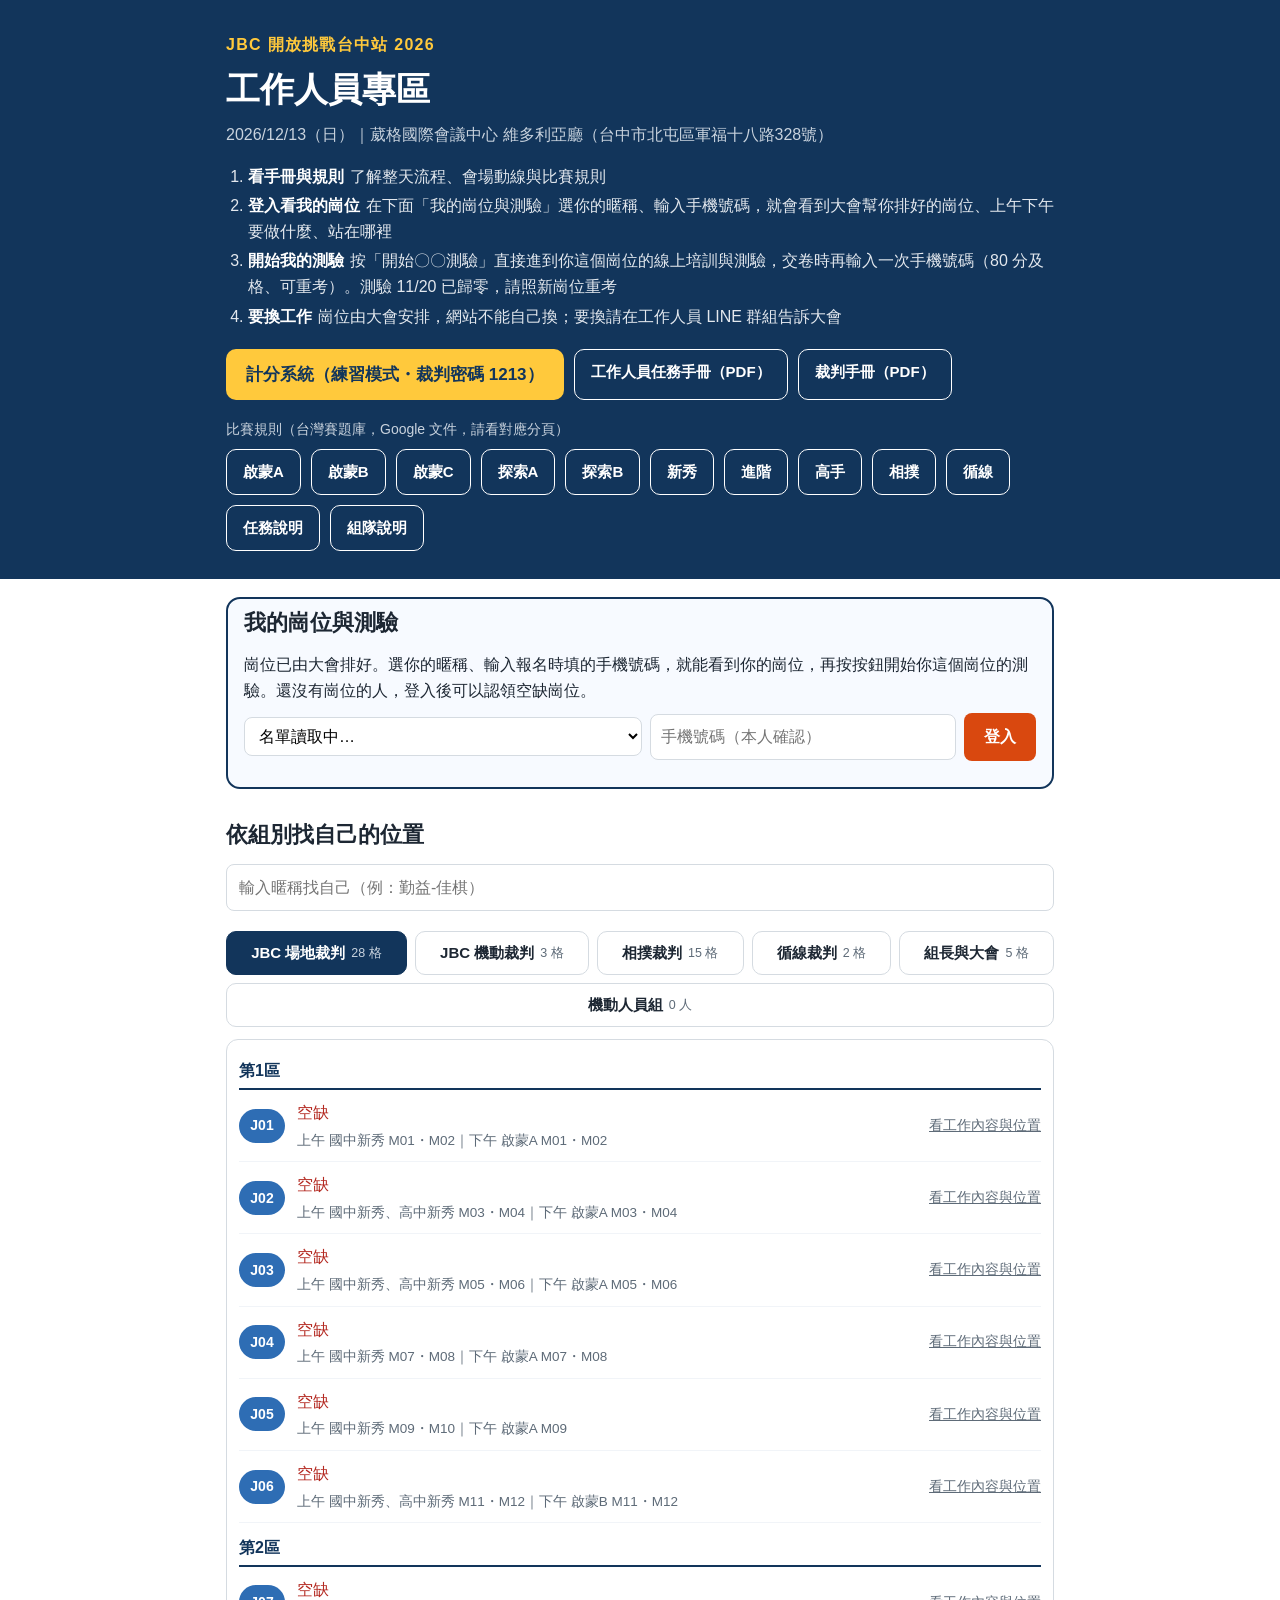
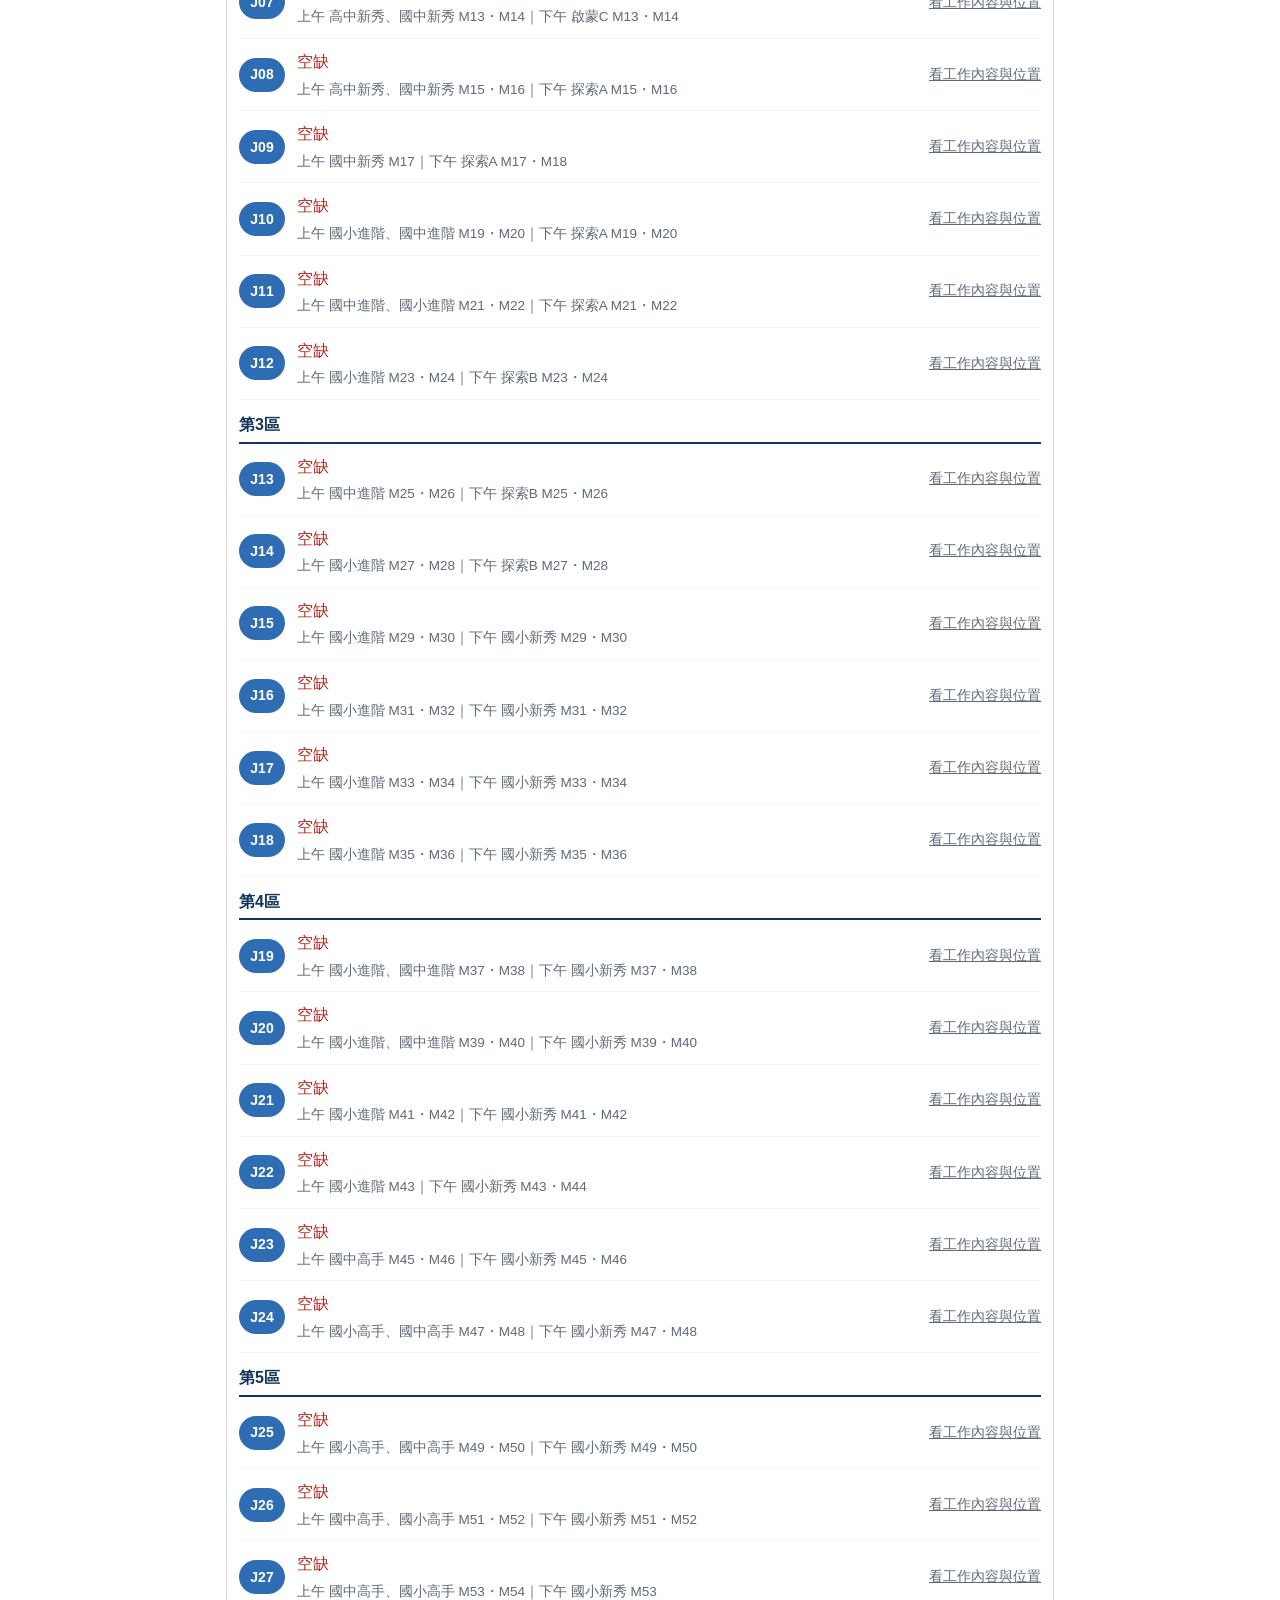
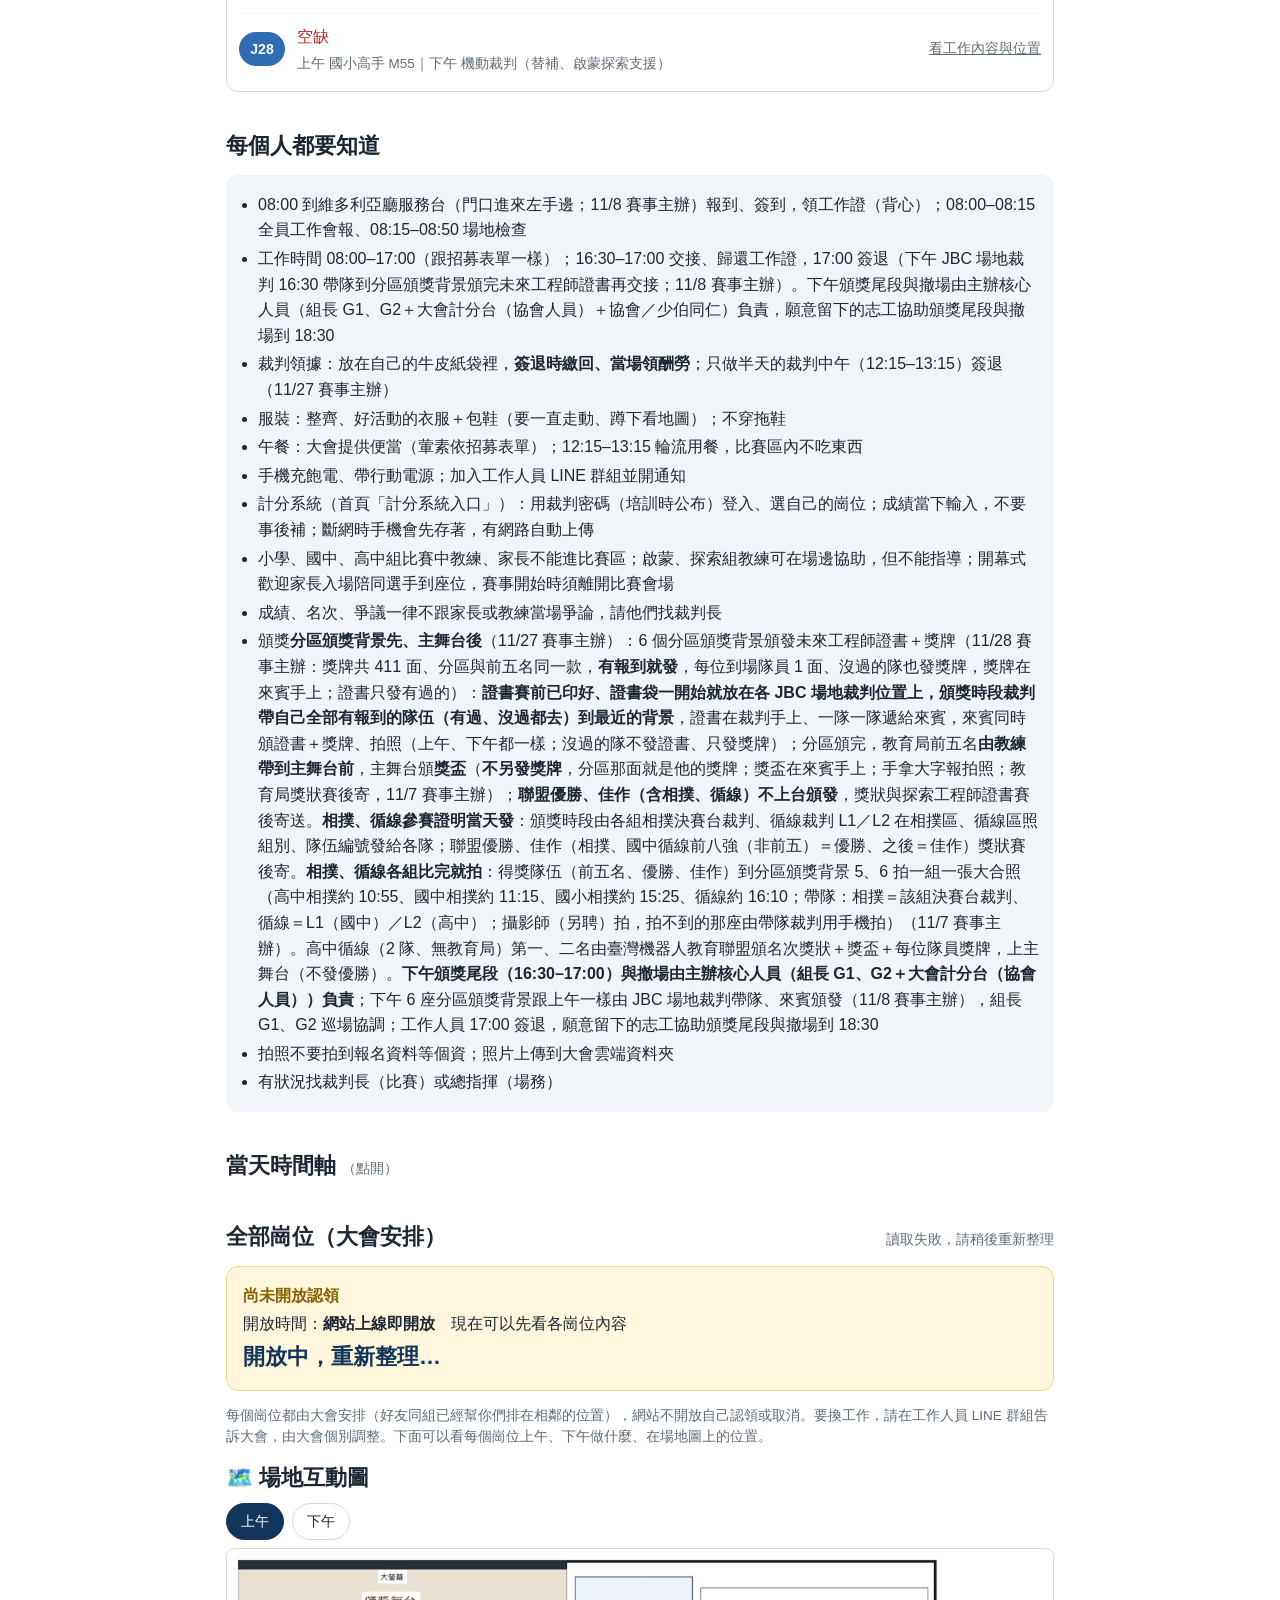
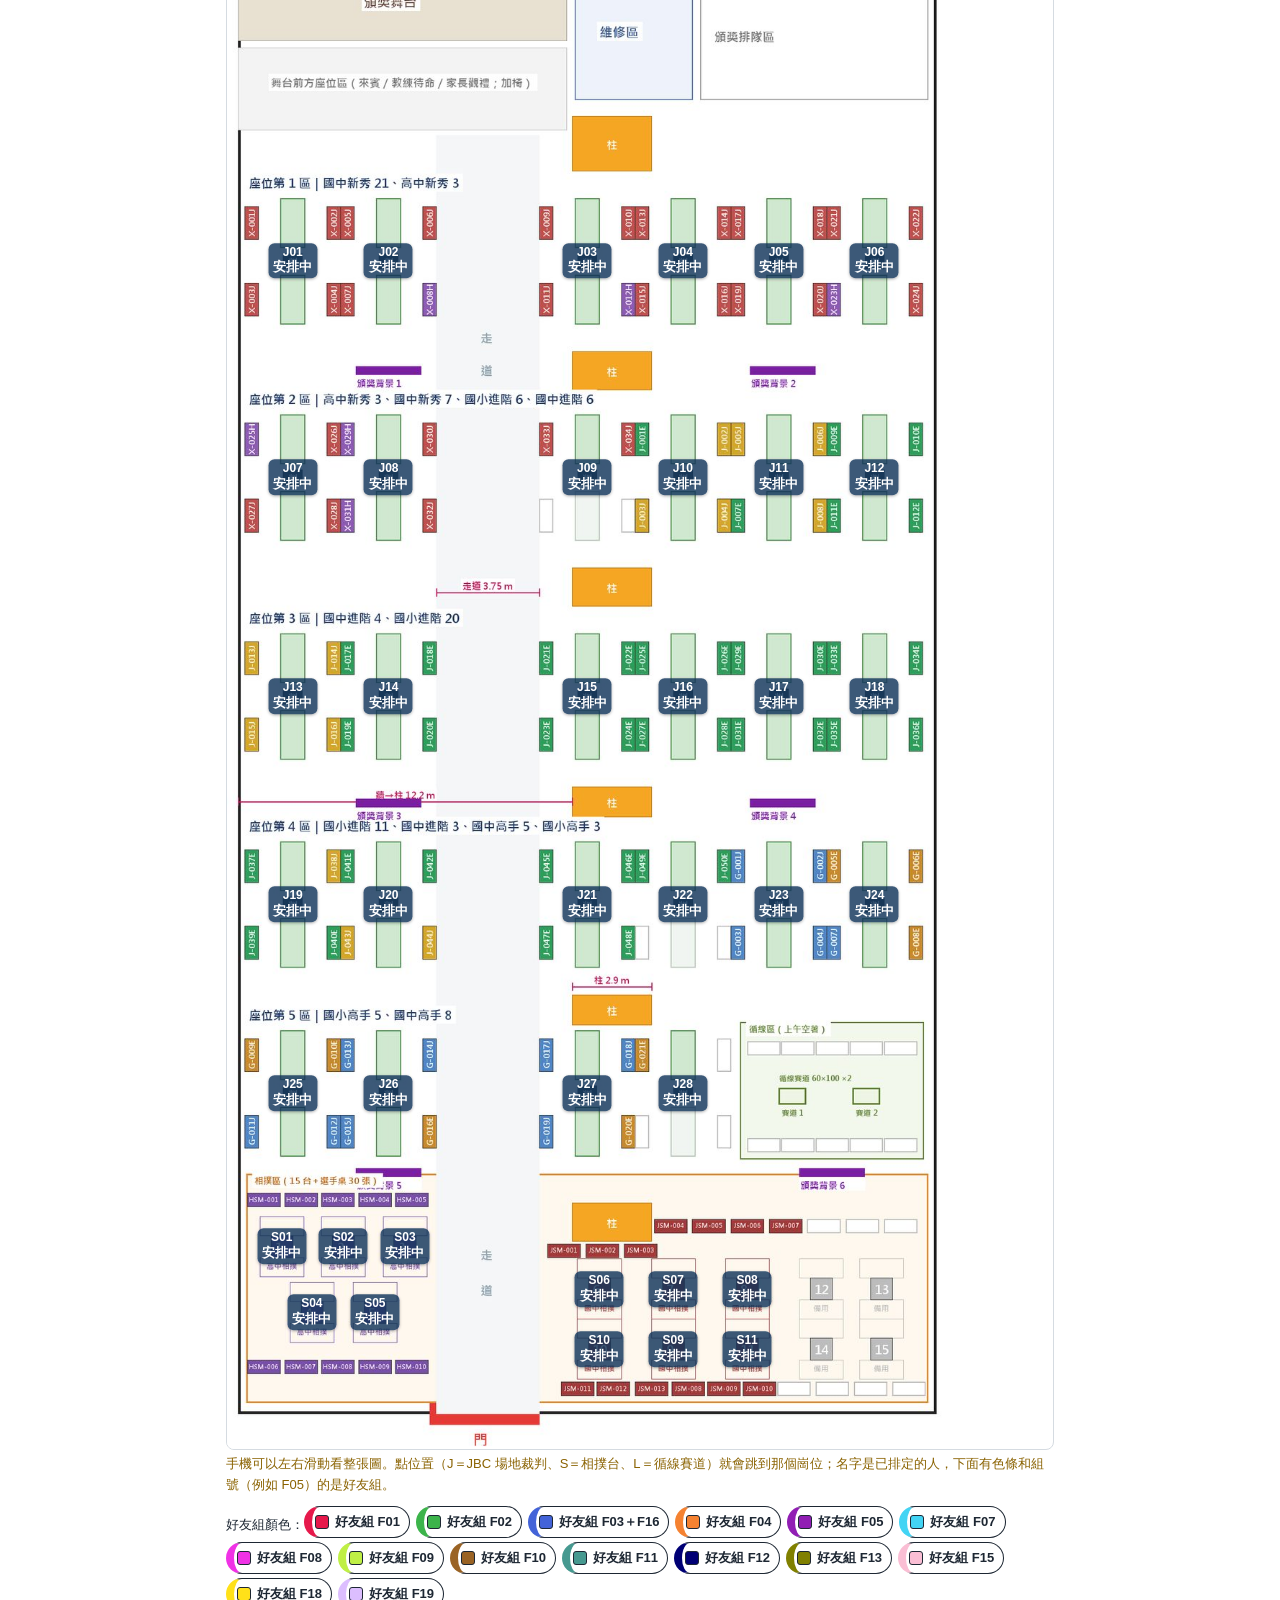
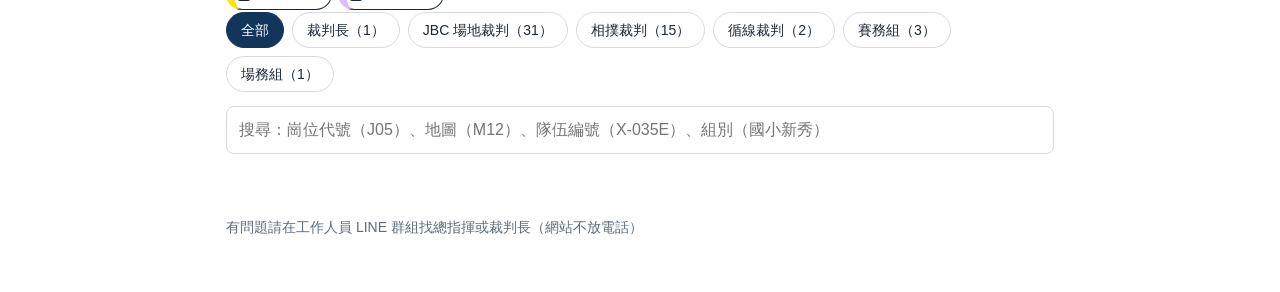
<file: taichung-1213-staff/index.html>
<!doctype html>
<html lang="zh-Hant">
<head>
<meta charset="utf-8">
<meta name="viewport" content="width=device-width, initial-scale=1">
<meta name="robots" content="noindex, nofollow">
<title>JBC 台中站 工作人員專區</title>
<link rel="stylesheet" href="style.css">
</head>
<body>
<header class="hero">
  <div class="wrap">
    <p class="kicker">JBC 開放挑戰台中站 2026</p>
    <h1>工作人員專區</h1>
    <p class="meta" id="eventMeta"></p>
    <ol class="steps">
      <li><b>看手冊與規則</b>了解整天流程、會場動線與比賽規則</li>
      <li><b>登入看我的崗位</b>在下面「我的崗位與測驗」選你的暱稱、輸入手機號碼，就會看到大會幫你排好的崗位、上午下午要做什麼、站在哪裡</li>
      <li><b>開始我的測驗</b>按「開始〇〇測驗」直接進到你這個崗位的線上培訓與測驗，交卷時再輸入一次手機號碼（80 分及格、可重考）。測驗 11/20 已歸零，請照新崗位重考</li>
      <li><b>要換工作</b>崗位由大會安排，網站不能自己換；要換請在工作人員 LINE 群組告訴大會</li>
    </ol>
    <span id="openText" hidden></span>
    <div class="btns">
      <a class="btn-pdf" href="score/judge.html?demo=1" target="_blank" rel="noopener">計分系統（練習模式・裁判密碼 1213）</a><!-- 11/8 賽事主辦：先給工作人員練習；12/6 正式部署後改回 score/index.html -->
      <a class="btn-rule" id="staffDoc" target="_blank" rel="noopener" hidden>工作人員任務手冊（PDF）</a>
      <a class="btn-rule" id="judgeDoc" target="_blank" rel="noopener" hidden>裁判手冊（PDF）</a>
    </div>
    <p class="rules-label">比賽規則（台灣賽題庫，Google 文件，請看對應分頁）</p>
    <div class="btns" id="ruleBtns"></div>
  </div>
</header>

<main class="wrap">
  <!-- 11/20 賽事主辦：改成大會指派崗位；登入（暱稱＋電話）→ 我的崗位 → 開始自己崗位的測驗 -->
  <section id="mine" class="mine">
    <h2>我的崗位與測驗</h2>
    <div id="loginBox" class="loginbox">
      <p>崗位已由大會排好。選你的暱稱、輸入報名時填的手機號碼，就能看到你的崗位，再按按鈕開始你這個崗位的測驗。還沒有崗位的人，登入後可以認領空缺崗位。</p>
      <div class="act">
        <select id="loginNick"><option value="">名單讀取中…</option></select>
        <input id="loginPhone" type="tel" inputmode="numeric" autocomplete="tel" placeholder="手機號碼（本人確認）">
        <button type="button" id="loginBtn">登入</button>
      </div>
      <p class="row-msg" id="loginMsg"></p>
    </div>
    <div id="myCard" class="mycard" hidden></div>
  </section>

  <!-- 11/24 賽事主辦：依組別分頁籤，快速找到自己的位置 -->
  <section id="byGroup">
    <h2>依組別找自己的位置</h2>
    <input class="search" id="tabFind" type="search" placeholder="輸入暱稱找自己（例：勤益-佳棋）" autocomplete="off">
    <p class="row-msg" id="tabFindMsg"></p>
    <div class="gtabs" id="gtabs" role="tablist" aria-label="工作人員組別"></div>
    <div class="gpanel" id="gpanel" role="tabpanel"></div>
  </section>

  <section>
    <h2>每個人都要知道</h2>
    <ul class="common" id="common"></ul>
  </section>

  <section>
    <details class="tl">
      <summary><h2>當天時間軸</h2></summary>
      <table class="timeline" id="timeline"></table>
      <p class="rule">11/5 定案。當天如有臨時調整，以裁判長公布為準。</p>
    </details>
  </section>

  <section id="signup">
    <div class="sec-head">
      <h2>全部崗位（大會安排）</h2>
      <span class="count" id="countText"></span>
    </div>
    <div class="lockbox" id="lockbox">
      <p class="lock-title">尚未開放認領</p>
      <p>開放時間：<b id="openAtText"></b>　現在可以先看各崗位內容</p>
      <p class="countdown" id="countdown"></p>
    </div>
    <p class="rule">每個崗位都由大會安排（好友同組已經幫你們排在相鄰的位置），網站不開放自己認領或取消。要換工作，請在工作人員 LINE 群組告訴大會，由大會個別調整。下面可以看每個崗位上午、下午做什麼、在場地圖上的位置。</p>
    <details class="tl" open>
      <summary><h2>🗺️ 場地互動圖</h2></summary>
      <div id="bigmap"></div>
    </details>
    <div class="chips" id="chips"></div>
    <input class="search" id="search" type="search" placeholder="搜尋：崗位代號（J05）、地圖（M12）、隊伍編號（X-035E）、組別（國小新秀）">
    <div class="rows" id="rows"></div>
  </section>

  <footer>
    <p id="contact"></p>
    <p class="demo" id="demoNote" hidden>示範模式：尚未連接後台。示範登入：示範-小明 0912345678（L2：上午 JBC 機動、下午循線）、示範-小華 0922333444（J01）、示範-阿美 0933111222（大會安排中）。</p>
  </footer>
</main>

<script src="config.js"></script>
<script src="roles.js"></script>
<script src="app.js"></script>
</body>
</html>
</file>
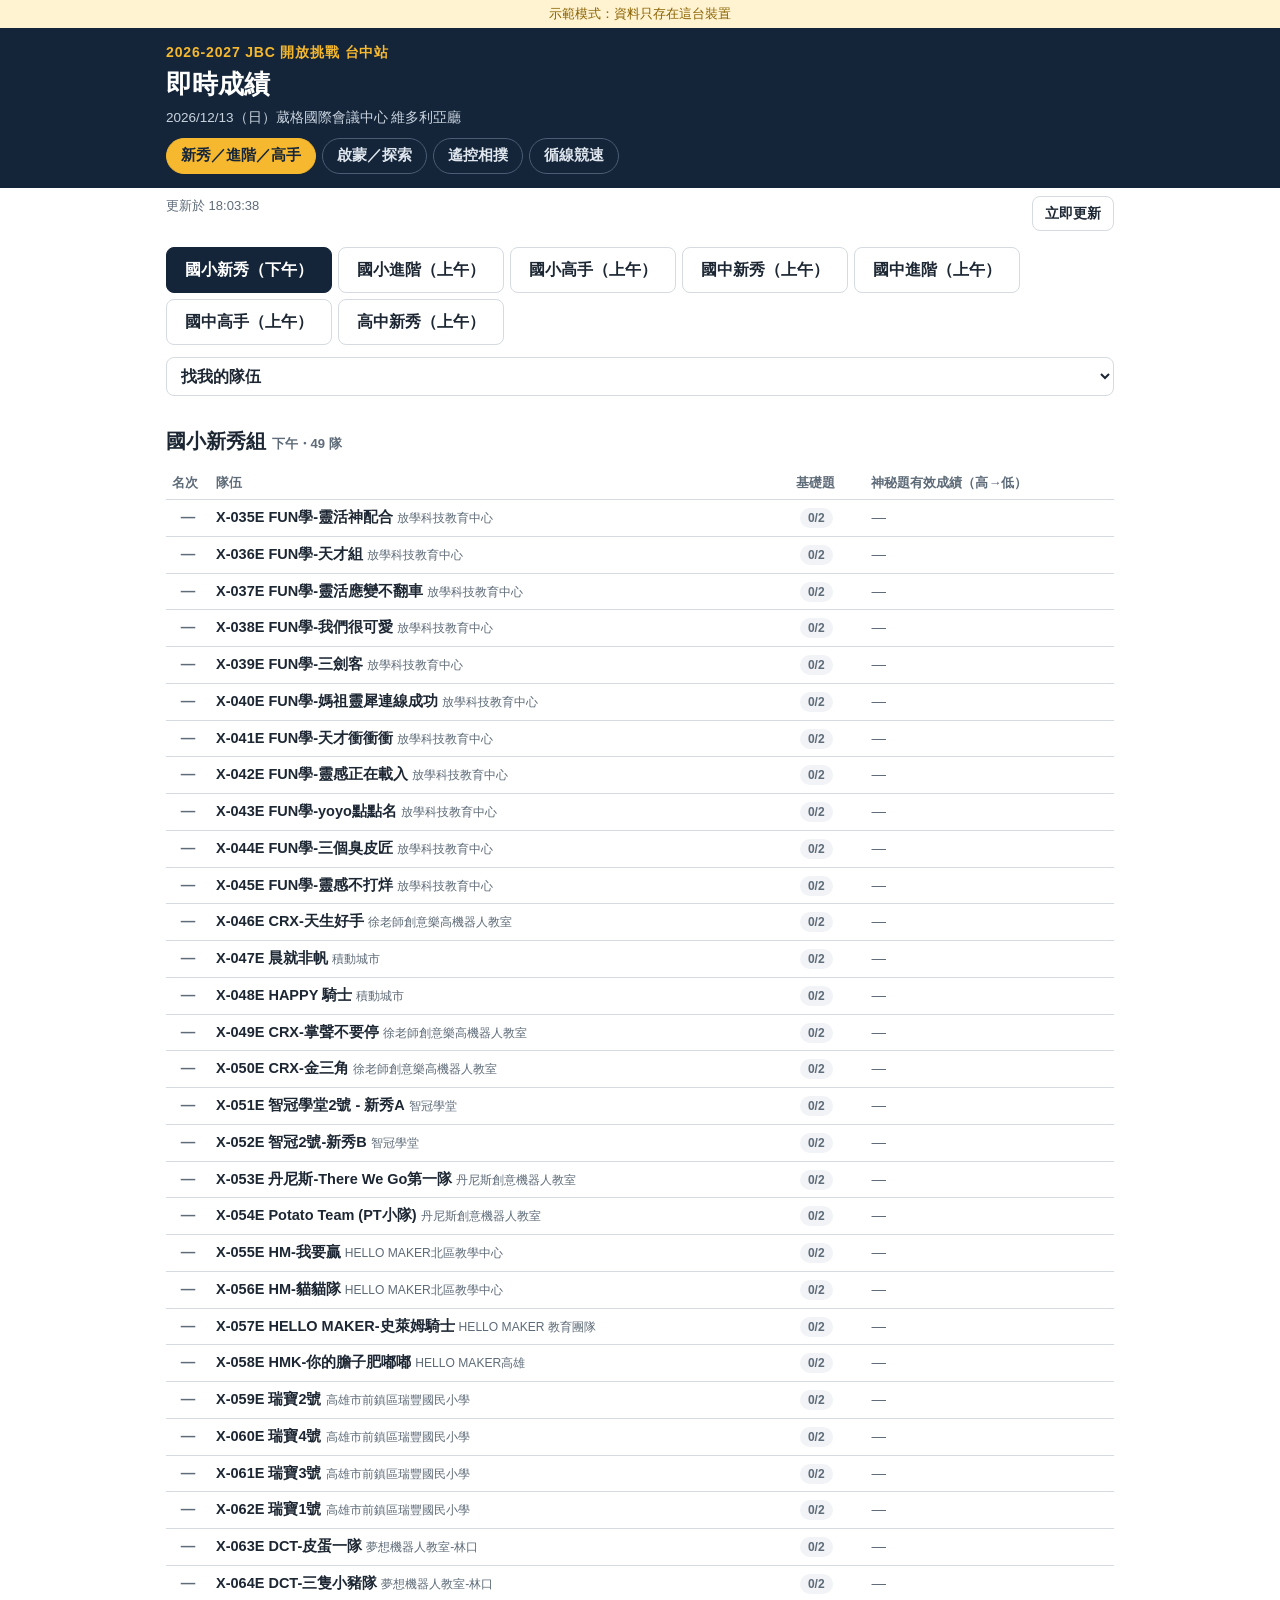
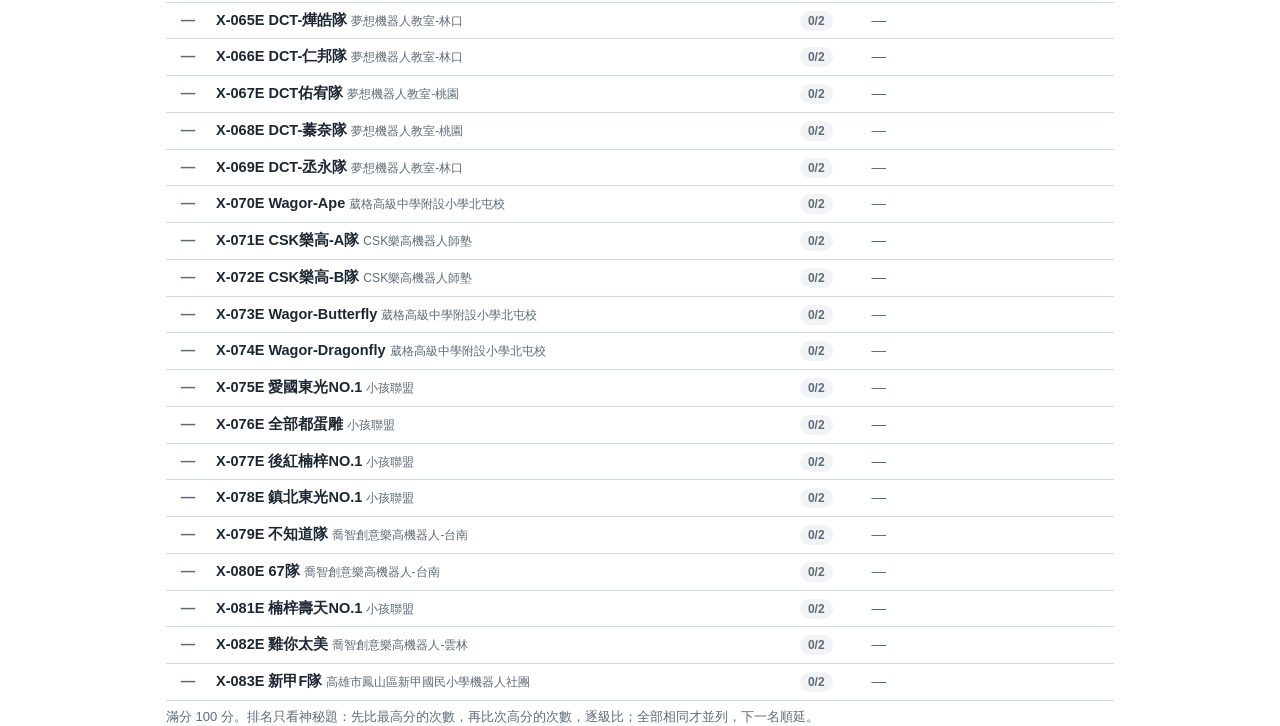
<file: taichung-1213-staff/score/index.html>
<!doctype html>
<html lang="zh-Hant">
<head>
<meta charset="utf-8">
<meta name="robots" content="noindex, nofollow">
<meta name="viewport" content="width=device-width, initial-scale=1">
<title>JBC 台中站 即時成績</title>
<link rel="stylesheet" href="score.css">
</head>
<body>
<div class="demo" id="demoNote" hidden>示範模式：資料只存在這台裝置</div>
<header class="top">
  <div class="wrap">
    <p class="kicker">2026-2027 JBC 開放挑戰 台中站</p>
    <h1>即時成績</h1>
    <p class="meta">2026/12/13（日）葳格國際會議中心 維多利亞廳</p>
    <nav class="tabs" id="tabs"></nav>
  </div>
</header>
<main class="wrap">
  <div class="status"><span id="updated">讀取中…</span><button type="button" class="ghost small" id="refreshBtn">立即更新</button></div>
  <div id="bar"></div>
  <div id="view"></div>
</main>
<script src="../config.js"></script>
<script src="score-config.js"></script>
<script src="data.js"></script>
<script src="rules.js"></script>
<script src="server.js"></script>
<script src="api.js"></script>
<script src="common.js"></script>
<script>
(function () {
  const R = window.JBC_RULES, D = window.JBC_DATA, UI = window.JBC_UI, API = window.JBC_API;
  const $ = (id) => document.getElementById(id);
  const esc = UI.esc;
  const qs = new URLSearchParams(location.search), tv = qs.has("tv");
  const TABS = [["mys", "新秀／進階／高手"], ["task", "啟蒙／探索"], ["sumo", "遙控相撲"], ["line", "循線競速"]];
  const pm = () => { const d = new Date(); return d.getHours() * 60 + d.getMinutes() >= 12 * 60 + 30; };
  const firstOf = (kind) => UI.groupsBy((g) => g.kind === kind && g.session === (pm() ? "pm" : "am"))[0] || UI.groupsBy((g) => g.kind === kind)[0];
  const V = Object.assign({ tab: "mys", gk: {}, sub: "rank", me: "" }, API.store.get("jbcPubView", {}));
  if (qs.get("tab")) V.tab = qs.get("tab");
  const saveV = () => API.store.set("jbcPubView", V);
  let state = {};
  if (tv) document.body.classList.add("tv");
  $("demoNote").hidden = !API.demo;
  const seg = (list, cur, attr) => '<div class="slots">' + list.map(([v, l]) => '<button type="button" class="' + (v === cur ? "on" : "") + '" data-' + attr + '="' + v + '">' + esc(l) + "</button>").join("") + "</div>";

  function render() {
    $("tabs").innerHTML = TABS.map(([id, l]) => '<button type="button" class="' + (id === V.tab ? "on" : "") + '" data-tab="' + id + '">' + l + "</button>").join("");
    const list = UI.groupsBy((g) => g.kind === V.tab);
    let gk = V.gk[V.tab];
    if (list.indexOf(gk) < 0) gk = firstOf(V.tab);
    const me = V.me && R.gkOf(V.me) === gk ? V.me : "";
    const opts = '<option value="">找我的隊伍</option>' + list.map((g) => '<optgroup label="' + esc(D.groups[g].name) + '">' + D.teams[g].map((t) => '<option value="' + t.id + '"' + (t.id === V.me ? " selected" : "") + ">" + esc(t.id + " " + t.name) + "</option>").join("") + "</optgroup>").join("");
    $("bar").innerHTML = (tv ? "" : seg(list.map((g) => [g, D.groups[g].short + "（" + UI.SESS[D.groups[g].session] + "）"]), gk, "gk") +
      (V.tab === "sumo" ? seg([["rank", "名次與積分"], ["final", "決賽"], ["sched", "對戰表"]], V.sub, "sub") : "") + '<select id="me" class="finder">' + opts + "</select>");
    $("view").innerHTML = UI.groupHTML(state, gk, { unit: true, me, sub: V.tab === "sumo" ? V.sub : "rank" });
  }

  document.body.addEventListener("click", (e) => {
    const b = e.target.closest("button");
    if (!b) return;
    if (b.dataset.tab) V.tab = b.dataset.tab;
    else if (b.dataset.gk) V.gk[V.tab] = b.dataset.gk;
    else if (b.dataset.sub) V.sub = b.dataset.sub;
    else return;
    saveV(); render();
  });
  document.body.addEventListener("change", (e) => {
    if (e.target.id !== "me") return;
    V.me = e.target.value;
    if (V.me) V.gk[V.tab] = R.gkOf(V.me);
    saveV(); render();
  });

  async function refresh() {
    try {
      const r = await API.load();
      if (r && r.ok) { state = r.state || {}; $("updated").textContent = "更新於 " + UI.hhmmss(new Date()); if (document.activeElement && document.activeElement.id === "me") return; render(); }
      else $("updated").textContent = "讀取失敗，稍後自動重試";
    } catch (e) { $("updated").textContent = "連線中斷，稍後自動重試"; }
  }
  $("refreshBtn").addEventListener("click", () => { $("updated").textContent = "更新中…"; refresh(); });
  render();
  refresh();
  (function loop() { setTimeout(async () => { if (document.visibilityState !== "hidden") await refresh(); loop(); }, tv ? 10000 : 20000 + Math.random() * 10000); })();
  document.addEventListener("visibilitychange", () => { if (document.visibilityState === "visible") refresh(); });
  // 大螢幕 ?tv=1：同一個時段的組別輪播（每 20 秒換一組）
  if (tv) setInterval(() => {
    const all = D.order.filter((g) => D.groups[g].session === (pm() ? "pm" : "am") && D.groups[g].kind !== "task");
    const cur = V.gk[V.tab] || all[0], i = all.indexOf(cur), nx = all[(i + 1) % all.length];
    V.tab = D.groups[nx].kind; V.gk[V.tab] = nx; render();
  }, 20000);
})();
</script>
</body>
</html>
</file>
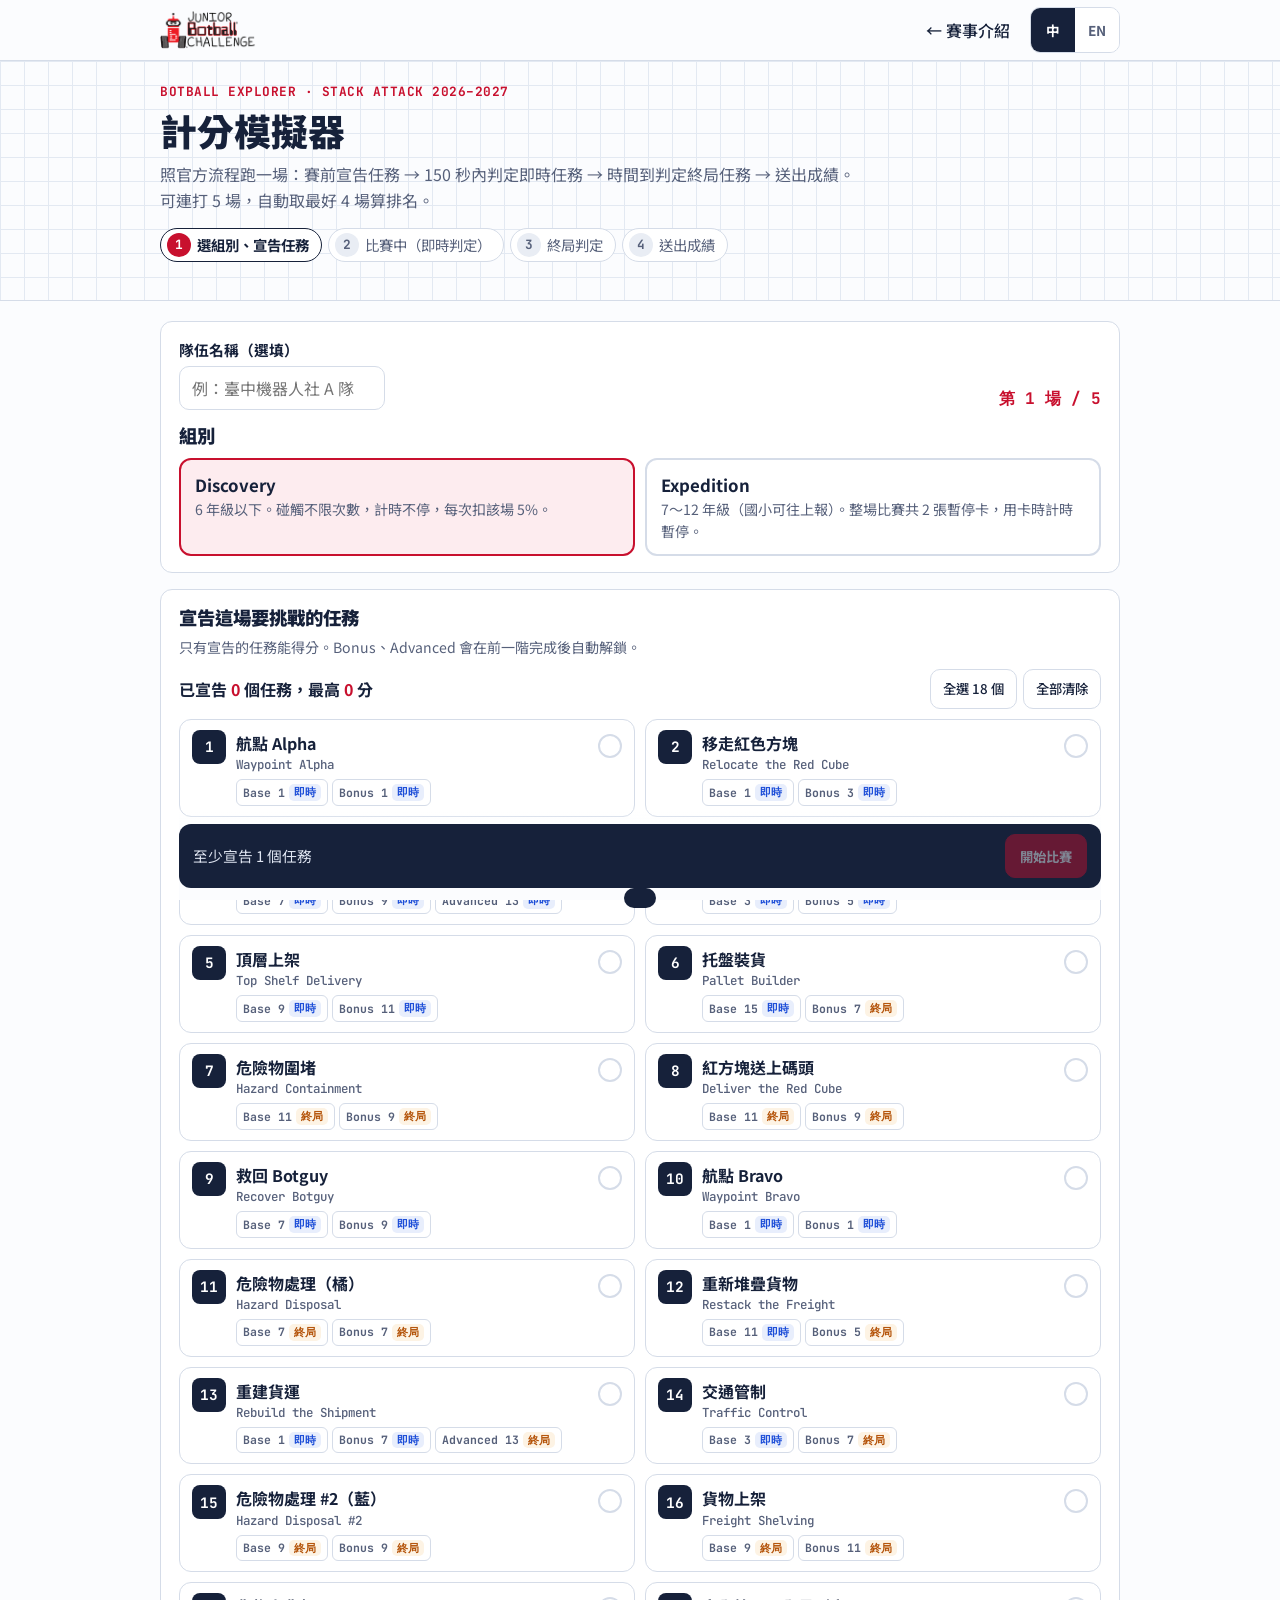
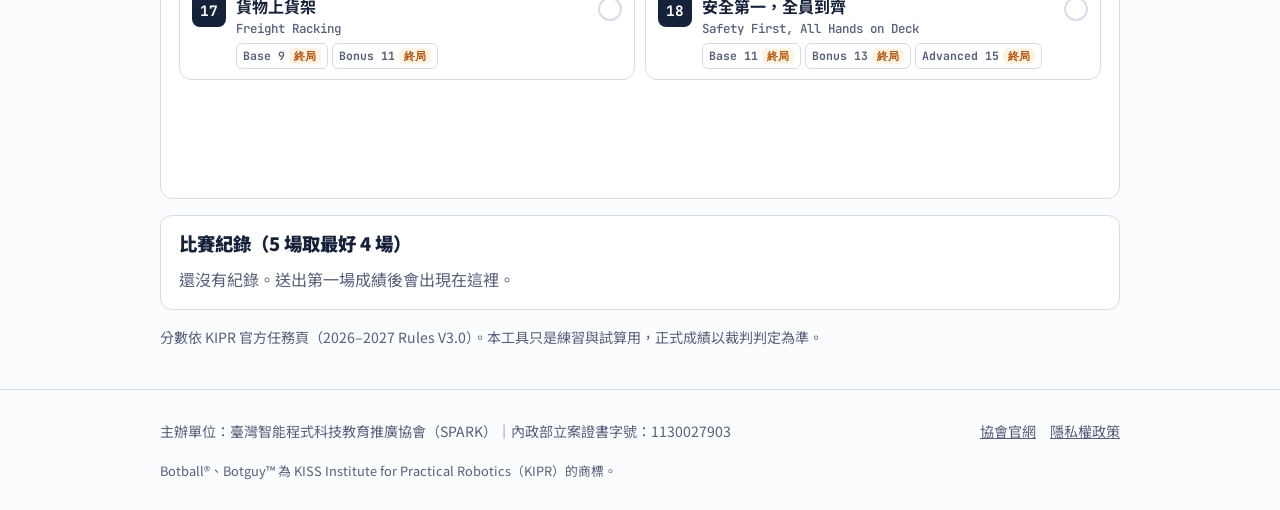
<file: explorer/score.html>
<!DOCTYPE html>
<html lang="zh-Hant-TW">
<head>
<meta charset="UTF-8">
<meta name="viewport" content="width=device-width, initial-scale=1.0">
<title>Botball Explorer 計分模擬器 | Stack Attack 2026-2027 - JBC Taiwan</title>
<meta name="description" content="Botball Explorer 2026-2027「Stack Attack」線上計分模擬器：宣告任務、150 秒計時、即時與終局判定、逐階解鎖、Discovery 碰觸扣分、Expedition 暫停卡，以及 5 場取最好 4 場的排名試算。">
<meta name="robots" content="index, follow, max-image-preview:large">
<link rel="canonical" href="https://junior-botball-challenge-taiwan.github.io/explorer/score.html">
<link rel="icon" type="image/png" href="../jbc-logo.png">
<meta name="theme-color" content="#c8102e">
<meta property="og:locale" content="zh_TW">
<meta property="og:type" content="website">
<meta property="og:title" content="Botball Explorer 計分模擬器｜Stack Attack">
<meta property="og:description" content="宣告任務、150 秒計時、即時與終局判定、碰觸扣分與暫停卡，5 場取 4 排名試算。">
<meta property="og:image" content="https://junior-botball-challenge-taiwan.github.io/img/field.jpg">
<meta property="og:url" content="https://junior-botball-challenge-taiwan.github.io/explorer/score.html">
<meta property="og:site_name" content="Junior Botball Challenge Taiwan">
<script type="application/ld+json">
{
  "@context": "https://schema.org",
  "@type": "WebApplication",
  "name": "Botball Explorer 計分模擬器",
  "url": "https://junior-botball-challenge-taiwan.github.io/explorer/score.html",
  "applicationCategory": "EducationalApplication",
  "operatingSystem": "Any",
  "inLanguage": ["zh-Hant-TW", "en"],
  "isAccessibleForFree": true,
  "isPartOf": {"@id": "https://junior-botball-challenge-taiwan.github.io/#website"},
  "publisher": {"@id": "https://spark-taiwan-association.github.io/#organization"}
}
</script>
<link rel="preconnect" href="https://fonts.googleapis.com">
<link rel="preconnect" href="https://fonts.gstatic.com" crossorigin>
<link href="https://fonts.googleapis.com/css2?family=Noto+Sans+TC:wght@400;500;700;900&family=JetBrains+Mono:wght@500;700&display=swap" rel="stylesheet">
<style>
:root{
  --paper:#fbfcfe; --grid:#e3e9f2; --ink:#16213a; --muted:#56607a; --line:#d5dce8; --card:#fff;
  --red:#c8102e; --red-d:#9e0c24; --red-soft:#fdecef; --blue:#1d4ed8; --blue-soft:#e8eefc; --amber:#b45309; --amber-soft:#fdf3e4;
  --green:#15803d; --green-soft:#e7f6ec;
  --sans:"Noto Sans TC","PingFang TC","Microsoft JhengHei",sans-serif; --mono:"JetBrains Mono",ui-monospace,Consolas,monospace;
  --r:12px; --w:62rem;
}
*{box-sizing:border-box}
@media (prefers-reduced-motion:reduce){*{transition:none!important}}
body{margin:0;background:var(--paper);color:var(--ink);font:400 1rem/1.65 var(--sans);-webkit-font-smoothing:antialiased}
a{color:var(--blue)}
a:focus-visible,button:focus-visible,input:focus-visible,label:focus-within{outline:3px solid var(--blue);outline-offset:2px;border-radius:6px}
h1,h2,h3{line-height:1.3;margin:0}
.wrap{max-width:var(--w);margin:0 auto;padding-inline:16px}
.skip{position:absolute;left:-999px;top:8px;background:#fff;padding:8px 12px;z-index:100}.skip:focus{left:8px}
button{font-family:inherit}

.top{position:sticky;top:0;z-index:50;background:rgba(251,252,254,.97);backdrop-filter:blur(8px);border-bottom:1px solid var(--line)}
.top .wrap{display:flex;align-items:center;gap:10px;min-height:60px}
.brand img{width:96px;height:auto;display:block}
.back{margin-left:auto;display:inline-flex;align-items:center;min-height:44px;padding:0 10px;border-radius:8px;text-decoration:none;color:var(--ink);font-weight:500}
.back:hover{background:#eef2f8}
.lang{display:inline-flex;border:1px solid var(--line);border-radius:10px;overflow:hidden;background:#fff}
.lang button{min-height:44px;min-width:44px;border:0;background:#fff;font:700 .85rem var(--sans);color:var(--muted);cursor:pointer}
.lang button[aria-pressed="true"]{background:var(--ink);color:#fff}

.intro{background-image:linear-gradient(var(--grid) 1px,transparent 1px),linear-gradient(90deg,var(--grid) 1px,transparent 1px);background-size:24px 24px;border-bottom:1px solid var(--line);padding-block:22px}
.kicker{font:700 .8rem/1.4 var(--mono);color:var(--red);letter-spacing:.04em}
.intro h1{font-size:clamp(1.6rem,4vw,2.3rem);font-weight:900;margin-top:6px}
.intro p{margin:6px 0 0;color:var(--muted);max-width:44em}
.steps{display:flex;flex-wrap:wrap;gap:6px;margin-top:14px;padding:0;list-style:none}
.steps li{display:flex;align-items:center;gap:6px;padding:4px 12px 4px 6px;border:1px solid var(--line);border-radius:999px;background:#fff;color:var(--muted);font-size:.9rem}
.steps li b{display:inline-grid;place-items:center;width:24px;height:24px;border-radius:50%;background:#e9edf4;font:700 .8rem var(--mono)}
.steps li.on{border-color:var(--ink);color:var(--ink);font-weight:700}
.steps li.on b{background:var(--red);color:#fff}
.steps li.done b{background:var(--ink);color:#fff}

/* 計分板 */
.board{position:sticky;top:60px;z-index:40;background:var(--ink);color:#fff;box-shadow:0 8px 18px -10px rgba(22,33,58,.6)}
.board .wrap{display:flex;flex-wrap:wrap;align-items:center;gap:10px 18px;padding-block:10px}
.board .ph{font:700 .78rem var(--mono);letter-spacing:.06em;color:#ffb3bf}
.clock{display:flex;align-items:center;gap:6px}
.clock .t{font:700 1.9rem/1 var(--mono);min-width:4.2ch;text-align:center;font-variant-numeric:tabular-nums}
.clock .t.low{color:#ff8fa0}
.clock .t.paused{color:#ffd27a}
.ib{min-width:44px;min-height:44px;border:1px solid rgba(255,255,255,.3);border-radius:10px;background:rgba(255,255,255,.08);color:#fff;font-size:1rem;cursor:pointer}
.ib:hover{background:rgba(255,255,255,.18)}
.ib:disabled{opacity:.4;cursor:not-allowed}
.sc{display:flex;flex-direction:column;line-height:1.1}
.sc small{font:700 .7rem var(--mono);color:#b8c1d6;letter-spacing:.05em}
.sc b{font:700 1.7rem var(--mono);font-variant-numeric:tabular-nums}
.sc.main b{color:#ff8fa0;font-size:2rem}
.rec{display:flex;align-items:center;gap:6px;flex-wrap:wrap}
.rec .lab{font-size:.9rem;color:#dfe5f1}
.tb{min-height:44px;padding:0 14px;border-radius:10px;border:1px solid rgba(255,255,255,.35);background:transparent;color:#fff;font-weight:700;cursor:pointer}
.tb:hover{background:rgba(255,255,255,.12)}
.tb.pri{background:var(--red);border-color:var(--red)}
.tb.pri:hover{background:var(--red-d)}
.tb:disabled{opacity:.45;cursor:not-allowed}
.board .end{margin-left:auto}
@media (max-width:640px){.board .wrap{gap:8px 12px}.clock .t{font-size:1.5rem}.sc b{font-size:1.35rem}.sc.main b{font-size:1.6rem}.board .end{margin-left:0;width:100%}.board .end .tb{width:100%}}

main{padding-block:20px 40px}
.panel{background:#fff;border:1px solid var(--line);border-radius:var(--r);padding:16px 18px;margin-bottom:16px}
.panel h2{font-size:1.15rem;font-weight:900;margin-bottom:10px}
.row{display:flex;flex-wrap:wrap;gap:10px 16px;align-items:center}
.field label{display:block;font-weight:700;font-size:.92rem;margin-bottom:4px}
.field input{min-height:44px;width:min(22rem,100%);padding:0 12px;border:1px solid var(--line);border-radius:10px;font:inherit}
.divpick{display:grid;grid-template-columns:1fr 1fr;gap:10px}
.divpick label{display:block;border:2px solid var(--line);border-radius:var(--r);padding:12px 14px;cursor:pointer;background:#fff}
.divpick label.on{border-color:var(--red);background:var(--red-soft)}
.divpick input{position:absolute;opacity:0;pointer-events:none}
.divpick b{display:block;font-size:1.05rem}
.divpick span{color:var(--muted);font-size:.88rem;line-height:1.5;display:block}
.divpick label.dis{opacity:.6;cursor:not-allowed}
@media (max-width:560px){.divpick{grid-template-columns:1fr}}
.hint{color:var(--muted);font-size:.88rem;margin:8px 0 0}

.toolbar{display:flex;flex-wrap:wrap;align-items:center;justify-content:space-between;gap:8px;margin-bottom:10px}
.count{font-weight:700}
.count em{font-style:normal;color:var(--red)}
.lb{min-height:40px;padding:0 12px;border:1px solid var(--line);border-radius:10px;background:#fff;font-weight:500;cursor:pointer;color:var(--ink)}
.lb:hover{border-color:var(--ink)}
.picks{display:grid;grid-template-columns:1fr 1fr;gap:10px}
@media (max-width:700px){.picks{grid-template-columns:1fr}}
.pick{position:relative;display:flex;gap:10px;align-items:flex-start;border:1px solid var(--line);border-radius:var(--r);padding:10px 12px;cursor:pointer;background:#fff}
.pick:hover{border-color:var(--ink)}
.pick.on{border-color:var(--red);background:var(--red-soft)}
.pick input{position:absolute;opacity:0;pointer-events:none}
.num{flex:none;display:grid;place-items:center;width:34px;height:34px;border-radius:8px;background:var(--ink);color:#fff;font:700 .9rem var(--mono)}
.pick.on .num{background:var(--red)}
.pick .b{flex:1;min-width:0}
.pick .nm{font-weight:700;line-height:1.35}
.pick .en{display:block;font:500 .78rem var(--mono);color:var(--muted)}
.chips{display:flex;flex-wrap:wrap;gap:4px;margin-top:6px}
.chip{display:inline-flex;align-items:center;gap:4px;font:700 .72rem/1 var(--mono);padding:4px 6px;border-radius:6px;border:1px solid var(--line);color:var(--muted)}
.jb{display:inline-flex;align-items:center;font:700 .66rem/1 var(--mono);padding:3px 5px;border-radius:5px;white-space:nowrap}
.jb.L{background:var(--blue-soft);color:var(--blue)}
.jb.F{background:var(--amber-soft);color:var(--amber)}
.tick{flex:none;width:24px;height:24px;border-radius:50%;border:2px solid var(--line);display:grid;place-items:center;color:transparent;font-size:.8rem;margin-top:4px}
.pick.on .tick{background:var(--red);border-color:var(--red);color:#fff}
.startbar{position:sticky;bottom:0;z-index:30;margin-top:14px;padding:12px 0 calc(12px + env(safe-area-inset-bottom,0px));background:linear-gradient(0deg,var(--paper) 70%,rgba(251,252,254,0))}
.startbar .in{background:var(--ink);color:#fff;border-radius:var(--r);padding:10px 14px;display:flex;flex-wrap:wrap;gap:10px;align-items:center;justify-content:space-between}
.startbar .in span{font-size:.92rem;color:#dfe5f1}

.banner{border-radius:var(--r);padding:12px 16px;margin-bottom:14px;border:1px solid}
.banner.live{background:var(--blue-soft);border-color:#c3d2f7;color:#1e3a8a}
.banner.final{background:var(--amber-soft);border-color:#f2d3a7;color:#7c2d12}
.banner.pause{background:#fff7e0;border-color:#f0d58a;color:#713f12}
.banner b{display:block}
.warn{background:#fff;border:1px dashed var(--amber);border-radius:var(--r);padding:10px 14px;margin-bottom:14px;color:#7c2d12;font-size:.92rem}
.warn ul{margin:4px 0 0;padding-left:1.2em}

.card{background:#fff;border:1px solid var(--line);border-radius:var(--r);padding:12px 14px 14px;margin-bottom:12px}
.card .hd{display:flex;gap:10px;align-items:flex-start;margin-bottom:10px}
.card .hd .tt{flex:1;min-width:0}
.card .hd h3{font-size:1.02rem}
.card .hd .en{font:500 .78rem var(--mono);color:var(--muted)}
.card .pts{font:700 1.1rem var(--mono);white-space:nowrap}
.card .pts small{color:var(--muted);font-weight:500}
.tags{display:flex;flex-wrap:wrap;gap:6px;margin-top:4px}
.tag{font-size:.78rem;padding:2px 8px;border-radius:999px;background:#eef2f8;color:var(--ink)}
.tag.x{background:#fdf3e4;color:#7c2d12}
.note{font-size:.84rem;color:var(--muted);margin:8px 0 0}
.track{display:grid;grid-template-columns:repeat(var(--n),1fr);border:1px solid var(--line);border-radius:10px;overflow:hidden}
@media (max-width:620px){.track{grid-template-columns:1fr}}
.stg{position:relative;text-align:left;border:0;border-right:1px dashed var(--line);background:#f5f7fb;padding:10px 12px;min-height:72px;cursor:pointer;color:var(--ink);display:flex;flex-direction:column;gap:4px}
.stg:last-child{border-right:0}
@media (max-width:620px){.stg{border-right:0;border-bottom:1px dashed var(--line)}.stg:last-child{border-bottom:0}}
.stg .l{display:flex;align-items:center;gap:6px;font:700 .76rem var(--mono);letter-spacing:.04em}
.stg .l .p{margin-left:auto;font-size:.95rem}
.stg .d{font-size:.88rem;line-height:1.45}
.stg .s{font-size:.76rem;color:var(--muted)}
.dot{width:18px;height:18px;border-radius:50%;border:2px solid #b7c0d1;display:inline-grid;place-items:center;font-size:.65rem;color:transparent;flex:none}
.stg.open{background:#fff}
.stg.open:hover{background:#f0f5ff}
.stg.done{background:var(--green-soft)}
.stg.done .dot{background:var(--green);border-color:var(--green);color:#fff}
.stg.done .l{color:var(--green)}
.stg.locked,.stg.wait{cursor:not-allowed;color:#7b849a}
.stg.locked .d,.stg.wait .d{opacity:.75}
.stg.wait{background:repeating-linear-gradient(135deg,#f7f3ea 0 8px,#fbf8f1 8px 16px)}
.actions{display:flex;flex-wrap:wrap;gap:10px;justify-content:flex-end;margin-top:6px}
.bigbtn{min-height:48px;padding:0 20px;border-radius:10px;border:2px solid var(--ink);background:#fff;color:var(--ink);font-weight:700;cursor:pointer}
.bigbtn.pri{background:var(--red);border-color:var(--red);color:#fff}
.bigbtn.pri:hover{background:var(--red-d);border-color:var(--red-d)}
.bigbtn:disabled{opacity:.5;cursor:not-allowed}

/* 紀錄 */
.tbl{width:100%;border-collapse:collapse;font-size:.95rem}
.tbl th,.tbl td{padding:8px 6px;border-bottom:1px dashed var(--line);text-align:right;font-variant-numeric:tabular-nums}
.tbl th:first-child,.tbl td:first-child{text-align:left}
.tbl th{font:700 .74rem var(--mono);color:var(--muted)}
.tbl tr.drop td{color:#9aa3b5;text-decoration:line-through}
.tbl tr.drop td:last-child{text-decoration:none}
.tbl tfoot td{font-weight:900;border-bottom:0;font-size:1.05rem}
.tbl tfoot td.big{color:var(--red);font:700 1.4rem var(--mono)}
.tb-info{display:flex;flex-wrap:wrap;gap:6px 18px;color:var(--muted);font-size:.88rem;margin-top:8px}
.empty{color:var(--muted);margin:0}
.live-region{position:absolute;width:1px;height:1px;overflow:hidden;clip:rect(0 0 0 0)}
.toast{position:fixed;left:50%;bottom:20px;transform:translateX(-50%) translateY(140%);background:var(--ink);color:#fff;padding:10px 16px;border-radius:10px;max-width:min(92vw,30rem);z-index:80;font-size:.92rem;box-shadow:0 10px 24px -10px rgba(0,0,0,.5);transition:transform .25s ease}
.toast.show{transform:translateX(-50%) translateY(0)}

footer{border-top:1px solid var(--line);padding-block:20px 28px;font-size:.88rem;color:var(--muted)}
footer .wrap{display:flex;flex-wrap:wrap;gap:6px 20px;justify-content:space-between;align-items:center}
footer a{color:var(--muted);display:inline-flex;align-items:center;min-height:44px}
footer .tm{flex-basis:100%;font-size:.8rem}
</style>
<script async src="https://www.googletagmanager.com/gtag/js?id=G-RSTZ156MFP"></script>
<script>window.dataLayer=window.dataLayer||[];function gtag(){dataLayer.push(arguments);}gtag('js',new Date());gtag('config','G-RSTZ156MFP');</script>
</head>
<body>
<a class="skip" href="#main" data-i18n="skip">跳到主要內容</a>
<header class="top">
  <div class="wrap">
    <a class="brand" href="../" aria-label="Junior Botball Challenge Taiwan 首頁"><img src="../jbc-logo.png" width="400" height="158" alt="Junior Botball Challenge"></a>
    <a class="back" href="./" data-i18n="back">← 賽事介紹</a>
    <div class="lang" role="group" aria-label="語言 Language"><button type="button" data-lang="zh" aria-pressed="true">中</button><button type="button" data-lang="en" aria-pressed="false">EN</button></div>
  </div>
</header>

<section class="intro">
  <div class="wrap">
    <div class="kicker">BOTBALL EXPLORER · STACK ATTACK 2026–2027</div>
    <h1 data-i18n="h1">計分模擬器</h1>
    <p data-i18n="lead">照官方流程跑一場：賽前宣告任務 → 150 秒內判定即時任務 → 時間到判定終局任務 → 送出成績。可連打 5 場，自動取最好 4 場算排名。</p>
    <ol class="steps" id="steps"></ol>
  </div>
</section>

<div class="board" id="board" hidden></div>

<main id="main">
  <div class="wrap" id="app"></div>
  <div class="wrap">
    <section class="panel" id="record" aria-labelledby="rec-h"></section>
    <p class="hint" data-i18n="disc">分數依 KIPR 官方任務頁（2026–2027 Rules V3.0）。本工具只是練習與試算用，正式成績以裁判判定為準。</p>
  </div>
</main>

<footer>
  <div class="wrap">
    <div><span data-i18n="org">主辦單位：臺灣智能程式科技教育推廣協會（SPARK）｜內政部立案證書字號：1130027903</span></div>
    <span><a href="https://spark-taiwan-association.github.io/" data-i18n="org-link">協會官網</a>　<a href="https://spark-taiwan-association.github.io/privacy.html" data-i18n="privacy">隱私權政策</a></span>
    <div class="tm" data-i18n="tm">Botball®、Botguy™ 為 KISS Institute for Practical Robotics（KIPR）的商標。</div>
  </div>
</footer>
<div class="live-region" aria-live="polite" id="sr"></div>
<div class="toast" id="toast" role="status"></div>

<script src="missions.js"></script>
<script>
(function(){
'use strict';
var S = {
  zh: {
    skip:'跳到主要內容', back:'← 賽事介紹', h1:'計分模擬器',
    lead:'照官方流程跑一場：賽前宣告任務 → 150 秒內判定即時任務 → 時間到判定終局任務 → 送出成績。可連打 5 場，自動取最好 4 場算排名。',
    disc:'分數依 KIPR 官方任務頁（2026–2027 Rules V3.0）。本工具只是練習與試算用，正式成績以裁判判定為準。',
    org:'主辦單位：臺灣智能程式科技教育推廣協會（SPARK）｜內政部立案證書字號：1130027903', 'org-link':'協會官網', privacy:'隱私權政策',
    tm:'Botball®、Botguy™ 為 KISS Institute for Practical Robotics（KIPR）的商標。',
    st1:'選組別、宣告任務', st2:'比賽中（即時判定）', st3:'終局判定', st4:'送出成績',
    team:'隊伍名稱（選填）', teamPh:'例：臺中機器人社 A 隊', division:'組別',
    discD:'6 年級以下。碰觸不限次數，計時不停，每次扣該場 5%。',
    expD:'7～12 年級（國小可往上報）。整場比賽共 2 張暫停卡，用卡時計時暫停。',
    divLock:'已經有比賽紀錄，要換組別請先清除下方紀錄。',
    declare:'宣告這場要挑戰的任務', declHint:'只有宣告的任務能得分。Bonus、Advanced 會在前一階完成後自動解鎖。',
    count:'已宣告 {n} 個任務，最高 {p} 分', all:'全選 18 個', none:'全部清除', last:'沿用上一場',
    start:'開始比賽', needOne:'至少宣告 1 個任務', allDone:'5 場都打完了。要重來請清除紀錄。', matchN:'第 {n} 場',
    phLive:'比賽中', phFinal:'終局判定', phPause:'暫停中',
    raw:'原始分', score:'本場成績', touch:'碰觸', touchN:'{n} 次（−{p}%）', tAdd:'＋1 碰觸', tSub:'−1',
    tCard:'使用暫停卡', tLeft:'剩 {n} 張', resume:'恢復比賽', undoCard:'按錯了，取消暫停卡',
    endMatch:'結束比賽 → 終局判定', submit:'送出這場成績', discard:'放棄這場',
    confirmDiscard:'放棄這場？目前判定的分數不會保留。',
    bLive:'比賽中：即時任務（藍色 LIVE）做到就點。終局任務（橘色 FINAL）等比賽結束再判定。',
    bLive2:'按 ▶ 開始計時；也可以不計時，直接判定。',
    bFinal:'時間到：依場上最後的狀態點選終局任務。即時任務如果判錯，也可以在這裡修正。',
    bAuto:'150 秒到了，比賽結束。',
    bPause:'暫停卡使用中：計時已暫停。機器人放回起始框；機器人當時控制的得分物移出場外，本場不能再計分。不能改程式。',
    stLocked:'先完成上一階', stWait:'比賽結束後判定', stDone:'已得分（再點一次可取消）', stOpen:'點一下＝得分',
    linked:'同一動作也可能得分：', excl:'限制：', toastLinked:'M{a} 得分！同一個動作也可能完成 {b}，記得檢查。',
    w11:'M11 和 M15 都有得分：兩個任務必須是不同的籃子。', w1:'M1 和 M10 的 Bonus 都有得分：不能是同一次回到起始框。',
    w7:'M7 Bonus：要確認用的是另一個 PVC 圍欄。', w12:'M12 Bonus：比賽結束時那一疊必須還在。', wTitle:'送出前再確認',
    rec:'比賽紀錄（5 場取最好 4 場）', recEmpty:'還沒有紀錄。送出第一場成績後會出現在這裡。',
    cM:'場次', cRaw:'原始分', cRec:'碰觸／暫停卡', cFin:'成績', cUse:'計入', yes:'計入', no:'不計',
    rank:'排名總分', ti1:'碰觸／暫停卡合計 {n}', ti2:'計入場次原始分合計 {n}', ti3:'得分過的任務 {n} 個', cardsLeft:'暫停卡剩 {n} 張',
    clear:'清除全部紀錄', confirmClear:'清除全部比賽紀錄？', saved:'第 {n} 場已送出：{s} 分',
    stageNames:['Base','Bonus','Advanced'], live:'即時', fin:'終局', pt:'分'
  },
  en: {
    skip:'Skip to content', back:'← About', h1:'Score Simulator',
    lead:'Run a match the official way: declare missions → judge live stages during 150 seconds → judge final stages at time → submit. Play up to 5 matches; the best 4 count automatically.',
    disc:'Points follow the official KIPR mission pages (2026–2027 Rules V3.0). This tool is for practice only; judges decide official scores.',
    org:'Organizer: Taiwan Smart Programming AI Robotics & Knowledge Association (SPARK) | MOI registration No. 1130027903', 'org-link':'SPARK website', privacy:'Privacy policy',
    tm:'Botball® and Botguy™ are trademarks of the KISS Institute for Practical Robotics (KIPR).',
    st1:'Division & declare', st2:'Match (live judging)', st3:'Final judging', st4:'Submit',
    team:'Team name (optional)', teamPh:'e.g. Taichung Robotics A', division:'Division',
    discD:'Grade 6 and below. Unlimited Touches; the clock keeps running and each costs 5% of the match.',
    expD:'Grades 7–12 (younger may play up). Two Timeout Cards per tournament; the clock stops during a timeout.',
    divLock:'Matches are already recorded. Clear the record below to change division.',
    declare:'Declare the missions for this match', declHint:'Only declared missions can score. Bonus and Advanced unlock once the previous stage is scored.',
    count:'{n} missions declared, up to {p} pts', all:'Select all 18', none:'Clear all', last:'Same as last match',
    start:'Start match', needOne:'Declare at least 1 mission', allDone:'All 5 matches played. Clear the record to start over.', matchN:'Match {n}',
    phLive:'LIVE', phFinal:'FINAL JUDGING', phPause:'TIMEOUT',
    raw:'Raw', score:'Match score', touch:'Touches', touchN:'{n} (−{p}%)', tAdd:'+1 Touch', tSub:'−1',
    tCard:'Use Timeout Card', tLeft:'{n} left', resume:'Resume match', undoCard:'Mistake — cancel timeout',
    endMatch:'End match → final judging', submit:'Submit match score', discard:'Discard match',
    confirmDiscard:'Discard this match? Scored stages will be lost.',
    bLive:'Match in progress: tap live stages (blue LIVE) as they happen. Final stages (orange FINAL) are judged after the match.',
    bLive2:'Press ▶ to run the clock, or judge without timing.',
    bFinal:'Time: tap final stages based on the field\'s end state. Live stages can be corrected here too.',
    bAuto:'150 seconds are up. The match is over.',
    bPause:'Timeout in use: the clock is stopped. Return the robot to a starting box; any scoring object it controlled is removed and cannot score this match. No software changes.',
    stLocked:'Score the previous stage first', stWait:'Judged after the match', stDone:'Scored (tap again to undo)', stOpen:'Tap to score',
    linked:'Same action may also score: ', excl:'Restriction: ', toastLinked:'M{a} scored! The same action may also complete {b} — check it.',
    w11:'M11 and M15 both scored: they must use different baskets.', w1:'M1 and M10 bonuses both scored: they cannot come from the same return to a starting box.',
    w7:'M7 Bonus: confirm a second PVC enclosure was used.', w12:'M12 Bonus: the stack must still be intact at the end.', wTitle:'Check before submitting',
    rec:'Match record (best 4 of 5)', recEmpty:'No matches yet. Submitted matches appear here.',
    cM:'Match', cRaw:'Raw', cRec:'Touches / Timeouts', cFin:'Score', cUse:'Counted', yes:'Yes', no:'Dropped',
    rank:'Ranking total', ti1:'Touches / Timeouts total {n}', ti2:'Raw total of counted matches {n}', ti3:'Distinct missions scored {n}', cardsLeft:'{n} Timeout Cards left',
    clear:'Clear all records', confirmClear:'Clear all match records?', saved:'Match {n} submitted: {s} pts',
    stageNames:['Base','Bonus','Advanced'], live:'LIVE', fin:'FINAL', pt:'pts'
  }
};
var lang = 'zh';
function t(k, v){ var s = S[lang][k]; if (s == null) s = S.zh[k]; if (v) for (var x in v) s = s.split('{'+x+'}').join(v[x]); return s; }
function esc(s){ return String(s).replace(/[&<>"]/g,function(c){return {'&':'&amp;','<':'&lt;','>':'&gt;','"':'&quot;'}[c]}); }
function mName(m){ return lang==='en' ? m.en : m.zh; }
function fmt(n){ return (Math.round(n*100)/100).toString(); }

// ---------- 狀態 ----------
var KEY = 'be-sim-v1';
var rec = { team:'', division:'discovery', matches:[] };
try { var saved = JSON.parse(localStorage.getItem(KEY) || 'null'); if (saved && Array.isArray(saved.matches)) rec = saved; } catch(e) {}
function save(){ try { localStorage.setItem(KEY, JSON.stringify(rec)); } catch(e) {} }

var phase = 'setup';                 // setup → live → final
var declared = [];
var earned = {};
var touches = 0, timeouts = 0, paused = false, autoEnded = false;
var remain = BE.MATCH_SECONDS * 1000, running = false, last = 0, timer = null;
if (rec.matches.length) declared = (rec.matches[rec.matches.length-1].declared || []).slice();

function cardsLeft(){
  var used = rec.matches.reduce(function(s,m){ return s + (m.timeouts||0); }, 0);
  return Math.max(0, BE.TIMEOUT_CARDS - used - timeouts);
}
function current(){ return BE.matchScore({ declared:declared, earned:earned, division:rec.division, touches:touches }); }

// ---------- 計時 ----------
function tick(){
  var now = performance.now(); remain -= now - last; last = now;
  if (remain <= 0){ remain = 0; stopClock(); if (phase === 'live'){ autoEnded = true; goFinal(); return; } }
  renderClock();
}
function startClock(){ if (remain <= 0 || paused) return; running = true; last = performance.now(); timer = setInterval(tick, 200); renderBoard(); }
function stopClock(){ running = false; clearInterval(timer); timer = null; }
function resetClock(){ stopClock(); remain = BE.MATCH_SECONDS * 1000; }
function clockText(){ var s = Math.ceil(remain/1000); return Math.floor(s/60) + ':' + String(s%60).padStart(2,'0'); }
function renderClock(){
  var el = document.getElementById('clk'); if (!el) return;
  el.textContent = clockText();
  el.classList.toggle('low', remain <= 15000);
}

// ---------- 畫面 ----------
function renderSteps(){
  var idx = { setup:0, live:1, final:2 }[phase];
  var h = '';
  ['st1','st2','st3','st4'].forEach(function(k,i){
    h += '<li class="'+(i===idx?'on':(i<idx?'done':''))+'"><b>'+(i+1)+'</b>'+t(k)+'</li>';
  });
  document.getElementById('steps').innerHTML = h;
}

function renderSetup(){
  var n = rec.matches.length, full = n >= BE.MATCHES, locked = n > 0;
  var maxP = declared.reduce(function(s,id){ return s + BE.maxPts(BE.byId(id)); }, 0);
  var h = '';
  h += '<section class="panel"><div class="row" style="align-items:flex-end;justify-content:space-between">';
  h += '<div class="field"><label for="team">'+t('team')+'</label><input id="team" maxlength="40" value="'+esc(rec.team)+'" placeholder="'+esc(t('teamPh'))+'"></div>';
  h += '<b class="mono" style="font:700 1rem var(--mono);color:var(--red)">'+t('matchN',{n:Math.min(n+1,BE.MATCHES)})+' / '+BE.MATCHES+'</b></div>';
  h += '<h2 style="margin-top:14px">'+t('division')+'</h2><div class="divpick" role="radiogroup">';
  [['discovery','Discovery','discD'],['expedition','Expedition','expD']].forEach(function(d){
    var on = rec.division === d[0];
    h += '<label class="'+(on?'on':'')+(locked?' dis':'')+'"><input type="radio" name="div" value="'+d[0]+'"'+(on?' checked':'')+(locked?' disabled':'')+'><b>'+d[1]+'</b><span>'+t(d[2])+'</span></label>';
  });
  h += '</div>'+(locked?'<p class="hint">'+t('divLock')+'</p>':'')+'</section>';

  h += '<section class="panel"><h2>'+t('declare')+'</h2><p class="hint" style="margin:-4px 0 10px">'+t('declHint')+'</p>';
  h += '<div class="toolbar"><span class="count">'+t('count',{n:'<em>'+declared.length+'</em>',p:'<em>'+maxP+'</em>'})+'</span><span class="row" style="gap:6px">';
  h += '<button type="button" class="lb" data-act="all">'+t('all')+'</button><button type="button" class="lb" data-act="none">'+t('none')+'</button></span></div>';
  h += '<div class="picks">';
  BE.MISSIONS.forEach(function(m){
    var on = declared.indexOf(m.id) >= 0, chips = '';
    m.stages.forEach(function(s,i){ chips += '<span class="chip">'+S[lang].stageNames[i]+' '+s.pts+' <span class="jb '+s.j+'">'+(s.j==='L'?t('live'):t('fin'))+'</span></span>'; });
    h += '<label class="pick'+(on?' on':'')+'"><input type="checkbox" data-id="'+m.id+'"'+(on?' checked':'')+'><span class="num">'+m.id+'</span><span class="b"><span class="nm">'+esc(mName(m))+(lang==='zh'?'<span class="en">'+esc(m.en)+'</span>':'')+'</span><span class="chips">'+chips+'</span></span><span class="tick" aria-hidden="true">'+(on?'✓':'')+'</span></label>';
  });
  h += '</div><div class="startbar"><div class="in"><span>'+(full?t('allDone'):(declared.length?t('count',{n:declared.length,p:maxP}):t('needOne')))+'</span>';
  h += '<button type="button" class="tb pri" data-act="start"'+(full||!declared.length?' disabled':'')+'>'+t('start')+'</button></div></div></section>';
  document.getElementById('app').innerHTML = h;
}

function stageState(m, lvl){
  var cur = earned[m.id] || 0;
  if (cur >= lvl) return 'done';
  if (BE.canToggle(m, lvl, earned, phase)) return 'open';
  return cur < lvl - 1 ? 'locked' : 'wait';
}

function warnings(){
  var w = [], e = earned;
  if ((e[11]||0) >= 1 && (e[15]||0) >= 1) w.push(t('w11'));
  if ((e[1]||0) >= 2 && (e[10]||0) >= 2) w.push(t('w1'));
  if ((e[7]||0) >= 2) w.push(t('w7'));
  if ((e[12]||0) >= 2) w.push(t('w12'));
  return w;
}

function renderMatch(){
  var h = '';
  if (paused) h += '<div class="banner pause"><b>'+t('phPause')+'</b>'+t('bPause')+'</div>';
  else if (phase === 'live') h += '<div class="banner live"><b>'+t('bLive')+'</b>'+t('bLive2')+'</div>';
  else h += '<div class="banner final">'+(autoEnded?'<b>'+t('bAuto')+'</b>':'')+t('bFinal')+'</div>';
  if (phase === 'final'){
    var w = warnings();
    if (w.length) h += '<div class="warn"><b>'+t('wTitle')+'</b><ul><li>'+w.join('</li><li>')+'</li></ul></div>';
  }
  BE.MISSIONS.filter(function(m){ return declared.indexOf(m.id) >= 0; }).forEach(function(m){
    var cur = earned[m.id] || 0, got = 0;
    for (var i=0;i<cur;i++) got += m.stages[i].pts;
    var tags = '';
    if (BE.LINKS[m.id]) tags += '<span class="tag">'+t('linked')+BE.LINKS[m.id].map(function(x){return 'M'+x;}).join(lang==='en'?', ':'、')+'</span>';
    if (BE.EXCLUSIVE[m.id]) tags += '<span class="tag x">'+t('excl')+BE.EXCLUSIVE[m.id].map(function(x){return 'M'+x;}).join(lang==='en'?', ':'、')+'</span>';
    h += '<article class="card"><div class="hd"><span class="num">'+m.id+'</span><div class="tt"><h3>'+esc(mName(m))+'</h3>'+(lang==='zh'?'<div class="en">'+esc(m.en)+'</div>':'')+(tags?'<div class="tags">'+tags+'</div>':'')+'</div><span class="pts">'+got+'<small> / '+BE.maxPts(m)+'</small></span></div>';
    h += '<div class="track" style="--n:'+m.stages.length+'">';
    m.stages.forEach(function(s,i){
      var lvl = i+1, st = paused ? (stageState(m,lvl)==='done'?'done':'locked') : stageState(m,lvl);
      var sub = st==='done'?t('stDone'):st==='open'?t('stOpen'):st==='wait'?t('stWait'):t('stLocked');
      var dis = (st==='locked'||st==='wait');
      h += '<button type="button" class="stg '+st+'" data-m="'+m.id+'" data-l="'+lvl+'" aria-pressed="'+(st==='done')+'"'+(dis?' disabled':'')+'>';
      h += '<span class="l"><span class="dot">✓</span>'+S[lang].stageNames[i]+' <span class="jb '+s.j+'">'+(s.j==='L'?t('live'):t('fin'))+'</span><span class="p">+'+s.pts+'</span></span>';
      h += '<span class="d">'+esc(s[lang])+'</span><span class="s">'+sub+'</span></button>';
    });
    h += '</div><p class="note">'+esc(m.note[lang])+'</p></article>';
  });
  h += '<div class="actions"><button type="button" class="bigbtn" data-act="discard">'+t('discard')+'</button>';
  if (phase === 'live') h += '<button type="button" class="bigbtn pri" data-act="end"'+(paused?' disabled':'')+'>'+t('endMatch')+'</button>';
  else h += '<button type="button" class="bigbtn pri" data-act="submit">'+t('submit')+'</button>';
  h += '</div>';
  document.getElementById('app').innerHTML = h;
}

function renderBoard(){
  var b = document.getElementById('board');
  if (phase === 'setup'){ b.hidden = true; b.innerHTML = ''; return; }
  b.hidden = false;
  var sc = current(), disc = rec.division === 'discovery';
  var h = '<div class="wrap">';
  h += '<div class="sc"><span class="ph">'+(paused?t('phPause'):phase==='live'?t('phLive'):t('phFinal'))+' · '+t('matchN',{n:rec.matches.length+1})+'</span>';
  h += '<span class="clock"><button type="button" class="ib" data-act="clock" aria-label="start/pause"'+(phase!=='live'||paused||remain<=0?' disabled':'')+'>'+(running?'❚❚':'▶')+'</button><span class="t'+(paused?' paused':'')+'" id="clk"></span><button type="button" class="ib" data-act="reset" aria-label="reset"'+(phase!=='live'||paused?' disabled':'')+'>↻</button></span></div>';
  h += '<div class="sc"><small>'+t('raw')+'</small><b>'+sc.raw+'</b></div>';
  h += '<div class="sc main"><small>'+t('score')+'</small><b>'+fmt(sc.final)+'</b></div>';
  h += '<div class="rec">';
  if (disc){
    h += '<span class="lab">'+t('touch')+' '+t('touchN',{n:touches,p:sc.penaltyPct})+'</span>';
    h += '<button type="button" class="tb" data-act="touch"'+(phase!=='live'?' disabled':'')+'>'+t('tAdd')+'</button>';
    h += '<button type="button" class="tb" data-act="untouch"'+(touches===0?' disabled':'')+' aria-label="undo touch">'+t('tSub')+'</button>';
  } else if (paused){
    h += '<button type="button" class="tb pri" data-act="resume">'+t('resume')+'</button><button type="button" class="tb" data-act="uncard">'+t('undoCard')+'</button>';
  } else {
    h += '<button type="button" class="tb" data-act="card"'+(phase!=='live'||cardsLeft()===0?' disabled':'')+'>'+t('tCard')+'（'+t('tLeft',{n:cardsLeft()})+'）</button>';
  }
  h += '</div></div>';
  b.innerHTML = h;
  renderClock();
}

function renderRecord(){
  var ms = rec.matches, h = '<h2 id="rec-h">'+t('rec')+'</h2>';
  if (!ms.length){ h += '<p class="empty">'+t('recEmpty')+'</p>'; }
  else {
    var tr = BE.tournament(ms);
    h += '<div style="overflow-x:auto"><table class="tbl"><thead><tr><th>'+t('cM')+'</th><th>'+t('cRaw')+'</th><th>'+t('cRec')+'</th><th>'+t('cFin')+'</th><th>'+t('cUse')+'</th></tr></thead><tbody>';
    ms.forEach(function(m,i){
      var drop = tr.dropped.indexOf(i) >= 0;
      h += '<tr class="'+(drop?'drop':'')+'"><td>'+t('matchN',{n:i+1})+'</td><td>'+m.raw+'</td><td>'+(m.division==='expedition'?(m.timeouts||0):(m.touches||0))+'</td><td>'+fmt(m.final)+'</td><td>'+(drop?t('no'):t('yes'))+'</td></tr>';
    });
    h += '</tbody><tfoot><tr><td colspan="3">'+t('rank')+(rec.team?'｜'+esc(rec.team):'')+'</td><td class="big">'+fmt(tr.total)+'</td><td></td></tr></tfoot></table></div>';
    h += '<div class="tb-info"><span>'+t('ti1',{n:tr.recoveries})+'</span><span>'+t('ti2',{n:tr.rawTotal})+'</span><span>'+t('ti3',{n:tr.distinct})+'</span>'+(rec.division==='expedition'?'<span>'+t('cardsLeft',{n:cardsLeft()})+'</span>':'')+'</div>';
    h += '<div class="actions"><button type="button" class="lb" data-act="clear">'+t('clear')+'</button></div>';
  }
  document.getElementById('record').innerHTML = h;
}

function render(){ renderSteps(); if (phase === 'setup') renderSetup(); else renderMatch(); renderBoard(); renderRecord(); }

// ---------- 動作 ----------
var toastT = null;
function toast(msg){ var el = document.getElementById('toast'); el.textContent = msg; el.classList.add('show'); clearTimeout(toastT); toastT = setTimeout(function(){ el.classList.remove('show'); }, 3200); }
function say(msg){ document.getElementById('sr').textContent = msg; }

function goFinal(){ stopClock(); paused = false; phase = 'final'; render(); window.scrollTo({top:0}); }
function newMatch(){ phase = 'setup'; earned = {}; touches = 0; timeouts = 0; paused = false; autoEnded = false; resetClock(); }

document.addEventListener('change', function(e){
  var el = e.target;
  if (el.matches('.pick input')){
    var id = +el.dataset.id, i = declared.indexOf(id);
    if (el.checked && i < 0) declared.push(id); else if (!el.checked && i >= 0) declared.splice(i,1);
    declared.sort(function(a,b){return a-b;}); renderSetup();
  } else if (el.name === 'div'){ rec.division = el.value; save(); renderSetup(); }
});
document.addEventListener('input', function(e){ if (e.target.id === 'team'){ rec.team = e.target.value; save(); } });
document.addEventListener('click', function(e){
  var stg = e.target.closest('.stg');
  if (stg && !stg.disabled){
    var m = BE.byId(+stg.dataset.m), lvl = +stg.dataset.l, before = earned[m.id] || 0;
    earned = BE.toggle(earned, m, lvl, phase);
    var after = earned[m.id] || 0;
    if (after > before && before === 0 && BE.LINKS[m.id]) toast(t('toastLinked',{a:m.id,b:BE.LINKS[m.id].map(function(x){return 'M'+x;}).join(lang==='en'?', ':'、')}));
    say('M'+m.id+' '+S[lang].stageNames[lvl-1]+' '+(after>=lvl?'✓':'✗')+' · '+t('score')+' '+fmt(current().final));
    renderMatch(); renderBoard();
    return;
  }
  var b = e.target.closest('[data-act]'); if (!b || b.disabled) return;
  switch (b.dataset.act){
    case 'all': declared = BE.MISSIONS.map(function(m){return m.id;}); renderSetup(); break;
    case 'none': declared = []; renderSetup(); break;
    case 'start': if (!declared.length || rec.matches.length >= BE.MATCHES) return; newMatch(); phase = 'live'; render(); window.scrollTo({top:0}); break;
    case 'clock': running ? stopClock() : startClock(); renderBoard(); break;
    case 'reset': resetClock(); renderBoard(); break;
    case 'touch': touches++; renderBoard(); break;
    case 'untouch': if (touches > 0) touches--; renderBoard(); break;
    case 'card': if (cardsLeft() > 0){ timeouts++; paused = true; stopClock(); render(); } break;
    case 'uncard': timeouts = Math.max(0, timeouts-1); paused = false; render(); break;
    case 'resume': paused = false; render(); startClock(); break;
    case 'end': goFinal(); break;
    case 'discard': if (confirm(t('confirmDiscard'))){ newMatch(); render(); } break;
    case 'submit':
      var sc = current();
      rec.matches.push({ division:rec.division, declared:declared.slice(), earned:earned, raw:sc.raw, final:sc.final, touches:touches, timeouts:timeouts,
        scored: declared.filter(function(id){ return (earned[id]||0) >= 1; }) });
      save(); toast(t('saved',{n:rec.matches.length,s:fmt(sc.final)})); newMatch(); render(); window.scrollTo({top:0}); break;
    case 'clear': if (confirm(t('confirmClear'))){ rec.matches = []; save(); render(); } break;
  }
});

// ---------- 語言 ----------
function setLang(l){
  lang = l;
  document.querySelectorAll('[data-i18n]').forEach(function(el){ el.textContent = t(el.dataset.i18n); });
  document.documentElement.lang = l==='en' ? 'en' : 'zh-Hant-TW';
  document.querySelectorAll('.lang button').forEach(function(b){ b.setAttribute('aria-pressed', b.dataset.lang===l); });
  try{ localStorage.setItem('jbc-lang', l); }catch(e){}
  render();
}
document.querySelectorAll('.lang button').forEach(function(b){ b.addEventListener('click', function(){ setLang(b.dataset.lang); }); });
var startLang = 'zh'; try{ if (localStorage.getItem('jbc-lang') === 'en') startLang = 'en'; }catch(e){}
setLang(startLang);
})();
</script>
</body>
</html>
</file>
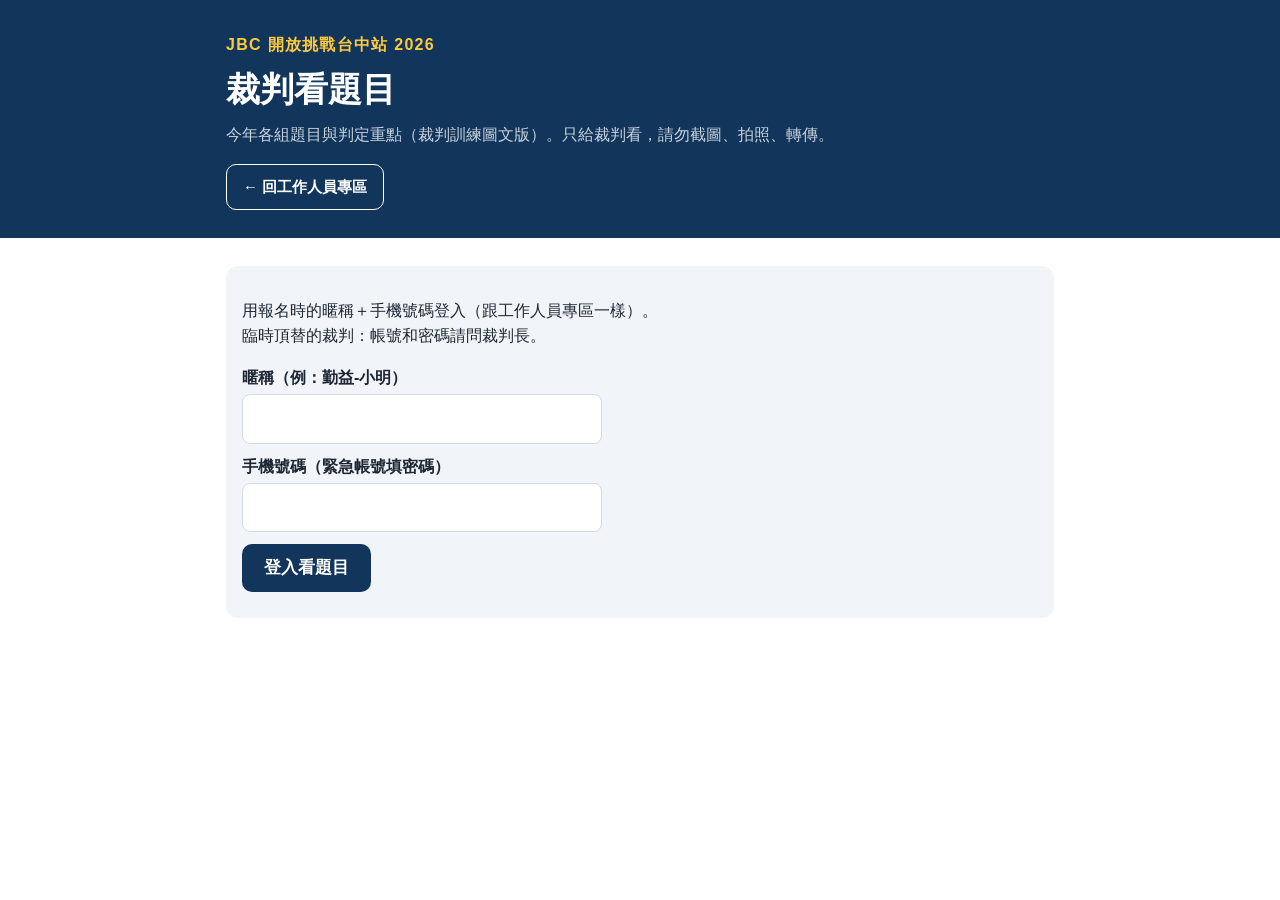
<file: taichung-1213-staff/tasks.html>
<!doctype html>
<html lang="zh-Hant">
<head>
<meta charset="utf-8">
<meta name="viewport" content="width=device-width, initial-scale=1">
<meta name="robots" content="noindex, nofollow">
<title>JBC 台中站 裁判看題目</title>
<link rel="stylesheet" href="style.css">
<style>
  .tk-login { background: var(--soft); border-radius: 12px; padding: 16px; margin: 0 0 16px; }
  .tk-login label { display: block; font-weight: 700; margin: 10px 0 4px; }
  .tk-login input { width: 100%; max-width: 360px; font-size: 17px; padding: 10px 12px; border: 1px solid var(--line); border-radius: 8px; }
  .tk-login button { margin-top: 12px; font-size: 17px; padding: 10px 22px; border: 0; border-radius: 10px; background: var(--navy); color: #fff; font-weight: 700; cursor: pointer; }
  .tk-msg { margin: 10px 0 0; font-weight: 700; }
  .tk-msg.err { color: #c92a2a; } .tk-msg.ok { color: #2b8a3e; }
  .tk-warn { border-left: 5px solid var(--red); background: #fff4e6; padding: 10px 14px; border-radius: 8px; margin: 0 0 14px; }
  .tk-bar { display: flex; flex-wrap: wrap; gap: 8px; align-items: center; margin: 0 0 12px; }
  .tk-bar .who { font-weight: 700; }
  .tk-bar button { font-size: 15px; padding: 6px 14px; border: 1px solid var(--line); border-radius: 8px; background: #fff; cursor: pointer; }
  .tk-jump { display: flex; flex-wrap: wrap; gap: 6px; margin: 0 0 14px; }
  .tk-jump a { display: inline-block; min-width: 36px; text-align: center; padding: 4px 6px; border: 1px solid var(--line); border-radius: 6px; text-decoration: none; color: var(--navy); font-size: 14px; }
  .tk-page { margin: 0 0 18px; scroll-margin-top: 10px; }
  .tk-page h3 { font-size: 15px; color: var(--mute); margin: 0 0 4px; }
  .tk-page canvas { width: 100%; height: auto; display: block; border: 1px solid var(--line); border-radius: 6px; background: #fafafa; }
  .tk-page .ph { aspect-ratio: 1800 / 1273; display: flex; align-items: center; justify-content: center; color: var(--mute); border: 1px dashed var(--line); border-radius: 6px; }
  canvas, .tk-page { -webkit-user-select: none; user-select: none; -webkit-touch-callout: none; }
</style>
</head>
<body>
<header class="hero">
  <div class="wrap">
    <p class="kicker">JBC 開放挑戰台中站 2026</p>
    <h1>裁判看題目</h1>
    <p class="meta">今年各組題目與判定重點（裁判訓練圖文版）。只給裁判看，請勿截圖、拍照、轉傳。</p>
    <div class="btns"><a class="btn-rule" href="./">← 回工作人員專區</a></div>
  </div>
</header>

<main class="wrap">
  <section>
    <div id="loginBox" class="tk-login" hidden>
      <p>用報名時的暱稱＋手機號碼登入（跟工作人員專區一樣）。<br>臨時頂替的裁判：帳號和密碼請問裁判長。</p>
      <label for="tkNick">暱稱（例：勤益-小明）</label>
      <input id="tkNick" autocomplete="username" autocapitalize="off" spellcheck="false">
      <label for="tkPw">手機號碼（緊急帳號填密碼）</label>
      <input id="tkPw" type="password" inputmode="numeric" autocomplete="current-password">
      <div><button type="button" id="tkGo">登入看題目</button></div>
      <p id="tkMsg" class="tk-msg"></p>
    </div>
    <div id="viewer" hidden>
      <div class="tk-warn">畫面上的浮水印是你的暱稱和登入時間。題目只給裁判看，<b>請勿截圖、拍照、轉傳</b>，外流可以查到是誰。</div>
      <div class="tk-bar"><span class="who" id="tkWho"></span><button type="button" id="tkOut">登出</button></div>
      <p id="tkNote" class="tk-msg ok"></p>
      <div class="tk-jump" id="tkJump"></div>
      <div id="tkPages"></div>
    </div>
  </section>
</main>

<script src="config.js"></script>
<script>
(function () {
  "use strict";
  var $ = function (id) { return document.getElementById(id); };
  var STAFF_KEY = "jbc1213-staff-login";   // 工作人員專區登入後存的（同網域、只在這個分頁）
  var TK_KEY = "jbc1213-tasks";            // 這一頁拿到的通行碼
  var get = function (k) { try { return JSON.parse(sessionStorage.getItem(k) || "null"); } catch (e) { return null; } };
  var put = function (k, v) { try { v ? sessionStorage.setItem(k, JSON.stringify(v)) : sessionStorage.removeItem(k); } catch (e) {} };
  var post = function (req) {
    return fetch(window.API_URL, { method: "POST", body: JSON.stringify(req) }).then(function (r) { return r.json(); });
  };
  var stamp = function (d) {
    var p = function (n) { return String(n).padStart(2, "0"); };
    return d.getFullYear() + "/" + p(d.getMonth() + 1) + "/" + p(d.getDate()) + " " + p(d.getHours()) + ":" + p(d.getMinutes());
  };
  var session = null, gen = 0;

  function showLogin(text, ok) {
    $("viewer").hidden = true; $("loginBox").hidden = false; $("tkPages").innerHTML = ""; $("tkJump").innerHTML = "";
    $("tkMsg").textContent = text || ""; $("tkMsg").className = "tk-msg " + (ok ? "ok" : "err");
  }

  function login(nick, pw, auto) {
    if (!nick || !pw) { showLogin("請輸入暱稱和手機號碼（或密碼）"); return; }
    if (!auto) { $("tkMsg").textContent = "登入中…"; $("tkMsg").className = "tk-msg ok"; }
    post({ action: "tasks", nickname: nick, phone: pw }).then(function (r) {
      if (!r.ok) { put(TK_KEY, null); showLogin(r.message || "登入失敗"); return; }
      session = { token: r.token, nick: r.nickname, pages: r.pages, note: r.message || "", at: Date.now(), exp: Date.now() + (r.hours || 6) * 3600 * 1000 };
      put(TK_KEY, session); $("tkPw").value = "";
      showViewer();
    }).catch(function () { showLogin("登入失敗，請檢查網路後再試一次"); });
  }

  function drawWatermark(ctx, w, h, text) {
    ctx.save();
    ctx.translate(w / 2, h / 2); ctx.rotate(-Math.PI / 7);
    var fs = Math.round(w / 34);
    ctx.font = "bold " + fs + "px 'Microsoft JhengHei','PingFang TC','Noto Sans TC',sans-serif";
    ctx.textAlign = "center"; ctx.textBaseline = "middle";
    ctx.fillStyle = "rgba(200,30,30,0.16)";
    var stepX = ctx.measureText(text).width + fs * 3, stepY = fs * 5, span = Math.hypot(w, h);
    for (var y = -span / 2, row = 0; y < span / 2; y += stepY, row++)
      for (var x = -span / 2 + (row % 2 ? stepX / 2 : 0); x < span / 2; x += stepX) ctx.fillText(text, x, y);
    ctx.restore();
  }

  function loadPage(n, my) {
    return post({ action: "taskpage", token: session.token, page: n }).then(function (r) {
      if (my !== gen) return;
      if (!r.ok) {
        if (r.expired) { put(TK_KEY, null); session = null; gen++; showLogin(r.message || "登入已過期，請重新登入"); }
        else { var b = $("pg" + n); if (b && b.querySelector(".ph")) b.querySelector(".ph").textContent = r.message || "這一頁讀取失敗，請重新整理"; }
        return;
      }
      return new Promise(function (done) {
        var img = new Image();
        img.onload = function () {
          if (my !== gen) return done();
          var c = document.createElement("canvas"); c.width = img.naturalWidth; c.height = img.naturalHeight;
          var ctx = c.getContext("2d"); ctx.drawImage(img, 0, 0);
          drawWatermark(ctx, c.width, c.height, session.nick + "　" + stamp(new Date(session.at)) + "　勿外流");
          c.setAttribute("aria-label", "題目第 " + n + " 頁");
          var box = $("pg" + n); if (box) { box.querySelector(".ph").replaceWith(c); }
          done();
        };
        img.onerror = function () { done(); };
        img.src = "data:" + (r.mime || "image/jpeg") + ";base64," + r.data;
      });
    }).catch(function () { var b = $("pg" + n); if (b) b.querySelector(".ph").textContent = "這一頁讀取失敗，請重新整理"; });
  }

  function showViewer() {
    var my = ++gen;
    $("loginBox").hidden = true; $("viewer").hidden = false;
    $("tkWho").textContent = "已登入：" + session.nick;
    $("tkNote").textContent = session.note;
    var jump = "", pages = "";
    for (var i = 1; i <= session.pages; i++) {
      jump += '<a href="#pg' + i + '">' + i + "</a>";
      pages += '<div class="tk-page" id="pg' + i + '"><h3>第 ' + i + " / " + session.pages + ' 頁</h3><div class="ph">讀取中…</div></div>';
    }
    $("tkJump").innerHTML = jump; $("tkPages").innerHTML = pages;
    var next = 1, workers = [];
    var run = function () { if (my !== gen || !session || next > session.pages) return Promise.resolve(); return loadPage(next++, my).then(run); };
    for (var k = 0; k < 3; k++) workers.push(run());   // 一次讀 3 頁
  }

  $("tkGo").onclick = function () { login($("tkNick").value.trim(), $("tkPw").value.trim()); };
  $("tkPw").onkeydown = function (e) { if (e.key === "Enter") $("tkGo").onclick(); };
  $("tkOut").onclick = function () { put(TK_KEY, null); session = null; gen++; showLogin("已登出", true); };
  document.addEventListener("contextmenu", function (e) { if (e.target.tagName === "CANVAS") e.preventDefault(); });

  var saved = get(TK_KEY), staff = get(STAFF_KEY);
  if (saved && saved.token && saved.exp > Date.now()) { session = saved; showViewer(); }
  else if (staff && staff.nick && staff.phone) { showLogin("登入中…", true); $("tkNick").value = staff.nick; login(staff.nick, staff.phone, true); }
  else showLogin("");
})();
</script>
</body>
</html>
</file>
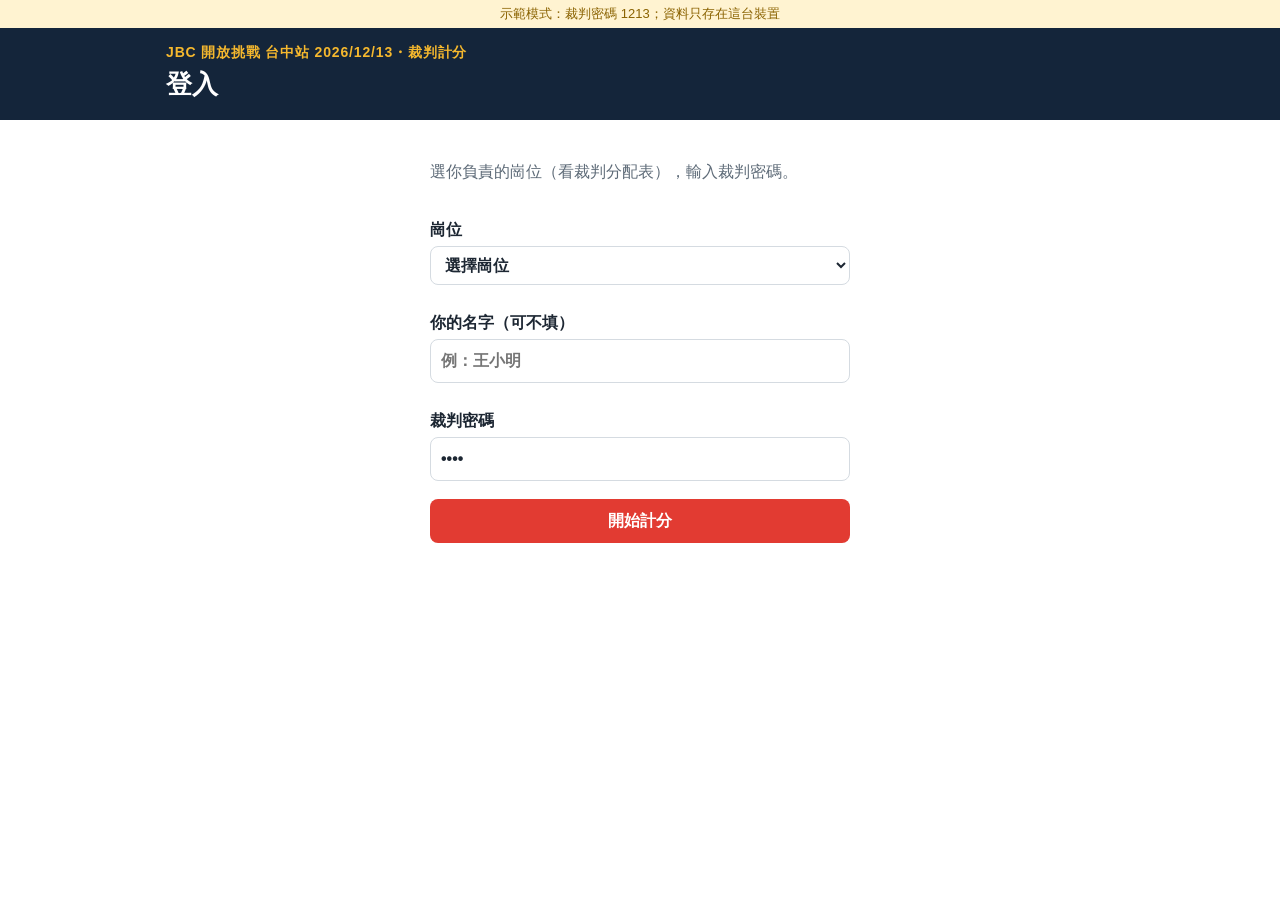
<file: taichung-1213-staff/score/judge.html>
<!doctype html>
<html lang="zh-Hant">
<head>
<meta charset="utf-8">
<meta name="viewport" content="width=device-width, initial-scale=1">
<meta name="robots" content="noindex, nofollow">
<title>JBC 台中站 裁判計分</title>
<link rel="stylesheet" href="score.css">
</head>
<body>
<div class="demo" id="demoNote" hidden>示範模式：裁判密碼 1213；資料只存在這台裝置</div>
<header class="top">
  <div class="wrap">
    <p class="kicker">JBC 開放挑戰 台中站 2026/12/13・裁判計分</p>
    <h1 id="who">登入</h1>
    <p class="meta" id="roleText"></p>
  </div>
</header>
<main class="wrap">
  <section class="login" id="login" hidden>
    <p class="mute">選你負責的崗位（看裁判分配表），輸入裁判密碼。</p>
    <label class="lbl">崗位<select id="station"></select></label>
    <label class="lbl">你的名字（可不填）<input id="nick" maxlength="20" placeholder="例：王小明"></label>
    <label class="lbl">裁判密碼<input id="pw" type="password" inputmode="numeric" autocomplete="current-password"></label>
    <button type="button" id="loginBtn">開始計分</button>
    <p class="msg" id="loginMsg"></p>
  </section>

  <section id="main" hidden>
    <div class="status"><span id="qText"></span><span><span id="updated"></span>　<a href="#" id="change">換崗位</a></span></div>
    <div id="rejected"></div>
    <div id="bar"></div>
    <div id="view"></div>
  </section>
</main>
<script src="../config.js"></script>
<script src="score-config.js"></script>
<script src="data.js"></script>
<script src="rules.js"></script>
<script src="server.js"></script>
<script src="api.js"></script>
<script src="common.js"></script>
<script>
(function () {
  const R = window.JBC_RULES, D = window.JBC_DATA, UI = window.JBC_UI, API = window.JBC_API, S = window.JBC_SERVER;
  const $ = (id) => document.getElementById(id);
  const esc = UI.esc;
  const AK = "jbcScoreJudge";
  let auth = API.store.get(AK, null);          // {judge, station, nick}
  let server = { state: {} };
  const V = Object.assign({ team: {}, sub: "jbc", subTeam: "", subArena: "" }, API.store.get("jbcJudgeView", {}));
  const saveV = () => API.store.set("jbcJudgeView", V);
  $("demoNote").hidden = !API.demo;

  const STATIONS = S.stations(D);
  const st = () => API.overlay(server.state || {}, auth && (auth.nick || auth.station));
  const station = () => S.stationOf(D, auth && auth.station);

  // ---------- 登入 ----------
  function stationOptions(cur) {
    const groups = [["上午 JBC 裁判（地圖）", (s) => s.type === "jbc" && s.sess === "am"], ["下午 JBC 裁判（地圖）", (s) => s.type === "jbc" && s.sess === "pm"],
      ["上午 相撲台", (s) => s.type === "sumo" && s.sess === "am"], ["下午 相撲台", (s) => s.type === "sumo" && s.sess === "pm"], ["循線／機動", (s) => s.type === "line" || s.type === "sub"]];
    return '<option value="">選擇崗位</option>' + groups.map(([l, f]) => '<optgroup label="' + l + '">' + STATIONS.filter(f).map((s) =>
      '<option value="' + esc(s.id) + '"' + (s.id === cur ? " selected" : "") + ">" + esc(s.label) + (s.teams ? "：" + s.teams.join("、") : "") + "</option>").join("") + "</optgroup>").join("");
  }
  // 11/8 賽事主辦：從工作人員專區「用這個崗位練習計分」點進來（?station=A05 等）就預先選好那個崗位；練習模式自動填密碼
  const WANT = new URLSearchParams(location.search).get("station");
  function showLogin() {
    $("login").hidden = false; $("main").hidden = true;
    $("who").textContent = "登入"; $("roleText").textContent = "";
    $("station").innerHTML = stationOptions(WANT && S.stationOf(D, WANT) ? WANT : auth && auth.station);
    if (auth) { $("nick").value = auth.nick || ""; $("pw").value = auth.judge || ""; }
    if (API.demo && !$("pw").value) $("pw").value = "1213";
  }
  $("loginBtn").addEventListener("click", async () => {
    const req = { action: "score.login", judge: $("pw").value, station: $("station").value, nick: $("nick").value.trim() };
    if (!req.station || !req.judge) { $("loginMsg").className = "msg err"; $("loginMsg").textContent = "請選崗位、輸入裁判密碼"; return; }
    $("loginBtn").disabled = true; $("loginMsg").className = "msg"; $("loginMsg").textContent = "確認中…";
    try {
      const r = await API.post(req);
      if (!r.ok) { $("loginMsg").className = "msg err"; $("loginMsg").textContent = r.message; return; }
      if (auth && auth.station !== req.station && API.queue().length) await API.flush(auth);   // 換崗位前先把舊崗位的資料送掉
      auth = { judge: req.judge, station: req.station, nick: req.nick };
      API.store.set(AK, auth);
      $("loginMsg").textContent = "";
      render(); refresh();
    } catch (e) { $("loginMsg").className = "msg err"; $("loginMsg").textContent = "連線失敗，請確認網路"; }
    finally { $("loginBtn").disabled = false; }
  });
  $("change").addEventListener("click", (e) => {
    e.preventDefault();
    if (API.queue().length && !confirm("還有 " + API.queue().length + " 筆成績沒上傳（會繼續留在手機自動補傳），確定換崗位？")) return;
    showLogin();
  });

  // ---------- 主畫面 ----------
  function queueText() {
    const n = API.queue().length;
    $("qText").className = "q " + (n ? "warn" : "ok");
    $("qText").textContent = n ? "待上傳 " + n + " 筆（網路恢復會自動補傳）" : "成績都已上傳 ✓";
    const rej = API.rejected();
    $("rejected").innerHTML = rej.length ? '<div class="banner err">有 ' + rej.length + " 筆沒有被接受：" + rej.map((x) => esc(x.key) + "（" + esc(x.message) + "）").join("、") +
      ' <button type="button" class="ghost small" id="clearRej">知道了</button></div>' : "";
    const c = $("clearRej");
    if (c) c.onclick = () => { API.clearRejected(); queueText(); };
  }
  function tabInfo(s, id) {
    const g = D.groups[R.gkOf(id)];
    if (g.kind === "task") { const r = R.taskTable(D, s, R.gkOf(id)).find((x) => x.id === id); return r.future ? "✓ 完成" : r.okN + "/" + (g.tasks || 1) + " 題"; }
    const n = R.mysAttempts(s, id).filter((a) => !a.p.void).length;
    return "基礎 " + R.basicDone(s, id) + "/2・神秘 " + n + " 次";
  }
  function jbcView(s, ids) {
    let cur = V.team[auth.station];
    if (ids.indexOf(cur) < 0) cur = ids[0];
    // 頁籤上顯示這隊的倒數，看別隊時也知道誰快到時間（11/27 賽事主辦）
    const tcd = (id) => { const k = (D.groups[R.gkOf(id)].kind === "task" ? "task:" : "mys:") + id, end = UI.TM[k]; if (!end) return ""; const left = (end - Date.now()) / 1000;
      return '<span class="cd tabcd' + (left <= 0 ? " late" : "") + '" data-cd="' + esc(k) + '">' + (left > 0 ? Math.floor(Math.ceil(left) / 60) + ":" + String(Math.ceil(left) % 60).padStart(2, "0") : "時間到") + "</span>"; };
    $("bar").innerHTML = '<div class="teamtabs">' + ids.map((id) => '<button type="button" class="' + (id === cur ? "on" : "") + '" data-tm="' + id + '"><b>' + esc(id) + tcd(id) + "</b>" + esc(UI.team(id).name) + "<small>" + esc(tabInfo(s, id)) + "</small></button>").join("") + "</div>";
    return UI.jbcCardHTML(s, cur, { station: auth.station, now: new Date() });
  }
  function subView(s) {
    const seg = '<div class="seg four">' + [["jbc", "JBC 隊伍"], ["sumo", "相撲台"], ["line", "循線"]].map(([v, l]) => '<button type="button" class="' + (V.sub === v ? "on" : "") + '" data-sub="' + v + '">' + l + "</button>").join("") + "</div>";
    if (V.sub === "jbc") {
      const opts = '<option value="">選隊伍</option>' + UI.groupsBy((g) => g.kind === "mys" || g.kind === "task").map((gk) => '<optgroup label="' + esc(D.groups[gk].name) + '">' +
        D.teams[gk].map((t) => '<option value="' + t.id + '"' + (t.id === V.subTeam ? " selected" : "") + ">" + esc(t.id + " " + t.name) + "</option>").join("") + "</optgroup>").join("");
      $("bar").innerHTML = seg + '<select id="subTeam">' + opts + "</select>";
      return V.subTeam ? UI.jbcCardHTML(s, V.subTeam, { station: "SUB", now: new Date() }) : '<p class="note">選一隊開始輸入。</p>';
    }
    if (V.sub === "sumo") {
      const opts = '<option value="">選相撲台</option>' + ["am", "pm"].map((ss) => '<optgroup label="' + UI.SESS[ss] + '">' + Object.keys(D.arenas[ss]).map(Number).sort((a, b) => a - b).map((n) =>
        '<option value="' + ss + ":" + n + '"' + (V.subArena === ss + ":" + n ? " selected" : "") + ">" + n + " 號台（" + esc(D.groups[D.arenas[ss][n]].name) + "）</option>").join("") + "</optgroup>").join("");
      $("bar").innerHTML = seg + '<select id="subArena">' + opts + "</select>";
      if (!V.subArena) return '<p class="note">選一個台。</p>';
      const [ss, n] = V.subArena.split(":");
      return UI.arenaHTML(s, ss, Number(n), {});
    }
    $("bar").innerHTML = seg;
    return "<h2>循線計時</h2>" + UI.lineEditorHTML(s);
  }
  function render() {
    if (!auth || !station()) return showLogin();
    $("login").hidden = true; $("main").hidden = false;
    const s = st(), x = station();
    $("who").textContent = x.type === "jbc" ? UI.SESS[x.sess] + " 裁判 " + x.id.slice(1) : x.type === "sumo" ? UI.SESS[x.sess] + " 相撲 " + x.arena + " 號台" : x.type === "line" ? "循線賽道" : "機動裁判";
    $("roleText").textContent = (auth.nick ? auth.nick + "・" : "") + x.label;
    if (x.type === "jbc") $("view").innerHTML = jbcView(s, x.teams);
    else if (x.type === "sumo") { $("bar").innerHTML = ""; $("view").innerHTML = UI.arenaHTML(s, x.sess, x.arena, {}); }
    else if (x.type === "line") { $("bar").innerHTML = ""; $("view").innerHTML = "<h2>循線計時</h2>" + UI.lineEditorHTML(s); }
    else $("view").innerHTML = subView(s);
    queueText();
  }

  $("bar").addEventListener("click", (e) => {
    const b = e.target.closest("button");
    if (!b) return;
    if (b.dataset.tm) { V.team[auth.station] = b.dataset.tm; saveV(); render(); window.scrollTo(0, 0); }
    else if (b.dataset.sub) { V.sub = b.dataset.sub; saveV(); render(); }
  });
  $("bar").addEventListener("change", (e) => {
    if (e.target.id === "subTeam") V.subTeam = e.target.value;
    else if (e.target.id === "subArena") V.subArena = e.target.value;
    else return;
    saveV(); render();
  });

  async function save(items) {
    API.enqueue(items);
    queueText();
    const r = await API.flush(auth);
    if (r.data) server = r.data;
    if (r.offline) return { ok: true, message: "已存在手機，網路恢復後自動上傳" };
    if (r.error) return { ok: true, message: "已存在手機（" + r.error + "）" };
    if (r.failed) return { ok: false, message: "沒有被接受：" + (API.rejected().slice(-1)[0] || {}).message };
    return { ok: true, message: "已上傳" };
  }
  UI.bindEditors($("view"), { state: st, save, render, toast: UI.toast, admin: false, station: () => (station() && station().type === "sub" ? "SUB" : auth.station) });

  async function refresh() {
    if (document.visibilityState === "hidden" && !API.queue().length) return;
    if (API.queue().length && auth) { const r = await API.flush(auth); if (r.data) server = r.data; }
    try {
      const r = await API.load();
      if (r && r.ok) { server = r; $("updated").textContent = "更新 " + UI.hhmmss(new Date()); }
    } catch (e) { $("updated").textContent = "離線中"; }
    if (!auth || $("main").hidden) return;
    if (UI.busy($("view"))) { queueText(); return; }
    render();
  }
  if (WANT && S.stationOf(D, WANT) && (!auth || auth.station !== WANT)) showLogin();   // 帶了別的崗位進來：先停在登入畫面讓他按「開始計分」
  else if (auth && station()) render(); else showLogin();
  refresh();
  (function loop() { setTimeout(async () => { await refresh(); loop(); }, 15000 + Math.random() * 10000); })();
  window.addEventListener("online", refresh);
  document.addEventListener("visibilitychange", () => { if (document.visibilityState === "visible") refresh(); });
})();
</script>
</body>
</html>
</file>
<file: taichung-1213-staff/style.css>
/* JBC 台中站工作人員專區（照 GRG 2026 staff-site 的樣式改色） */
:root {
  --navy: #12355b; --red: #d9480f; --yellow: #ffc93c; --ink: #1d2733; --mute: #5e6b78;
  --line: #d5dbe1; --soft: #f1f4f8; --bg: #ffffff; --card: #ffffff;
}
* { box-sizing: border-box; }
body { margin: 0; background: var(--bg); color: var(--ink); font-family: "Microsoft JhengHei", "PingFang TC", "Noto Sans TC", sans-serif; line-height: 1.6; }
.wrap { max-width: 860px; margin: 0 auto; padding: 0 16px; }
h1 { font-size: 34px; margin: 4px 0 6px; }
h2 { font-size: 22px; margin: 0 0 12px; }

.hero { background: var(--navy); color: #fff; padding: 32px 0 28px; }
.kicker { color: var(--yellow); font-weight: 700; letter-spacing: .08em; margin: 0; }
.meta { color: #c9d3de; margin: 0 0 16px; }
.steps { margin: 0 0 20px; padding-left: 22px; color: #e3e8ee; }
.steps li { margin: 4px 0; }
.steps b { color: #fff; margin-right: 6px; }
.btn-pdf { display: inline-block; background: var(--yellow); color: var(--navy); font-weight: 700; padding: 12px 20px; border-radius: 10px; text-decoration: none; font-size: 17px; }
.btn-pdf:hover { filter: brightness(1.05); }

main section { padding: 28px 0 8px; }
.common { margin: 0; padding: 14px 14px 14px 32px; background: var(--soft); border-radius: 12px; }
.common li { margin: 3px 0; }

.sec-head { display: flex; align-items: baseline; justify-content: space-between; gap: 12px; }
.count { color: var(--mute); font-size: 14px; }
.chips { display: flex; flex-wrap: wrap; gap: 8px; margin: 0 0 14px; }
.chip { border: 1px solid var(--line); background: #fff; color: var(--ink); border-radius: 999px; padding: 6px 14px; font: inherit; font-size: 14px; font-weight: 400; cursor: pointer; }
.chip.on { background: var(--navy); color: #fff; border-color: var(--navy); }

.cards { display: grid; gap: 10px; }
details.card { border: 1px solid var(--line); border-radius: 12px; background: var(--card); overflow: hidden; }
details.card summary { list-style: none; cursor: pointer; padding: 12px 14px; display: grid; grid-template-columns: auto 1fr auto; gap: 4px 12px; align-items: center; }
details.card summary::-webkit-details-marker { display: none; }
.num { width: 40px; height: 40px; border-radius: 50%; color: #fff; display: grid; place-items: center; font-weight: 700; font-family: Arial, sans-serif; grid-row: span 2; }
.title { font-weight: 700; font-size: 16px; }
.short { color: var(--mute); font-size: 13.5px; grid-column: 2; }
.badge { font-size: 12.5px; padding: 3px 10px; border-radius: 999px; white-space: nowrap; grid-row: span 2; }
.badge.free { background: #e3f5ee; color: #13775f; }
.badge.taken { background: #fde8e6; color: #b42a22; }
.body { padding: 0 14px 14px; display: grid; gap: 10px; }
.body h4 { margin: 0 0 2px; font-size: 13.5px; color: var(--mute); }
.body ul { margin: 0; padding-left: 20px; }
.two { display: grid; grid-template-columns: 1fr 1fr; gap: 10px; }
.box { background: var(--soft); border-radius: 10px; padding: 10px 12px; }
.load { font-size: 13.5px; color: var(--mute); }

.lockbox { background: #fff6dc; border: 1px solid #f1d58a; border-radius: 12px; padding: 14px 16px; margin-bottom: 14px; }
.lockbox p { margin: 2px 0; }
.lock-title { font-weight: 700; color: #8a6200; }
.countdown { font-size: 22px; font-weight: 700; font-family: Arial, sans-serif; color: var(--navy); }
.form { display: grid; gap: 14px; background: var(--soft); padding: 16px; border-radius: 12px; }
.form.locked { opacity: .55; }
.form label { display: grid; gap: 6px; font-weight: 700; }
select, input { font: inherit; font-weight: 400; padding: 10px 12px; border: 1px solid var(--line); border-radius: 8px; background: #fff; width: 100%; }
.rule { margin: 0; font-size: 13.5px; color: var(--mute); }
.actions { display: flex; gap: 10px; flex-wrap: wrap; }
button { font: inherit; font-weight: 700; padding: 11px 20px; border-radius: 8px; border: 0; background: var(--red); color: #fff; cursor: pointer; }
button.ghost { background: #fff; color: var(--ink); border: 1px solid var(--line); }
button:disabled { cursor: not-allowed; opacity: .6; }
.msg { margin: 0; font-weight: 700; min-height: 1.6em; }
.msg.ok { color: #13775f; } .msg.err { color: #b42a22; }

table.status { width: 100%; border-collapse: collapse; font-size: 14.5px; }
.status th, .status td { border-bottom: 1px solid var(--line); padding: 7px 8px; text-align: left; }
.status th { color: var(--mute); font-weight: 700; }
.status td:first-child { width: 44px; color: var(--mute); font-family: Arial, sans-serif; }
.status .empty { color: #a9b4bf; }

footer { padding: 28px 0 40px; color: var(--mute); font-size: 14px; }
.demo { color: #8a6200; }

@media (max-width: 560px) {
  h1 { font-size: 28px; }
  .two { grid-template-columns: 1fr; }
  details.card summary { grid-template-columns: auto 1fr; }
  .badge { grid-row: auto; grid-column: 2; justify-self: start; }
}

/* ---------- 崗位認領列表 ---------- */
.rule { margin: 0 0 12px; }
.rows { display: grid; gap: 10px; }
.row { border: 1px solid var(--line); border-radius: 12px; padding: 12px 14px; background: #fff; display: grid; gap: 10px; }
.row.arrange { background: #fff8e6; border-color: #f1d58a; }
.arrange-job { margin: 6px 0 6px 1.3em; padding: 0; font-size: 14.5px; }   /* 11/20 第 5 輪：機動人員組工作內容 */
.row.is-taken { background: #fafbfc; }
.row-head { display: grid; grid-template-columns: auto 1fr auto; gap: 12px; align-items: center; }
.row-title { display: grid; }
.num.star { background: var(--yellow); color: var(--navy); font-size: 18px; grid-row: auto; }
.row-head .num, .row-head .badge { grid-row: auto; }
.names { margin: 0; font-size: 14.5px; }
.act { display: grid; grid-template-columns: 1.3fr 1fr auto; gap: 8px; align-items: center; }
.act select, .act input { padding: 9px 10px; }
.taken-act { grid-template-columns: 1fr auto; }
.who { font-weight: 700; color: #13775f; }
button.small { padding: 8px 14px; font-size: 14px; }
button.link { background: none; color: var(--mute); padding: 0; font-weight: 400; font-size: 13.5px; text-decoration: underline; justify-self: start; }
.row-hint { margin: -4px 0 0; font-size: 13px; color: #8a6200; }
.row-msg { margin: -2px 0 0; font-weight: 700; font-size: 14.5px; }
.row-msg.ok { color: #13775f; } .row-msg.err { color: #b42a22; }
.row details summary { cursor: pointer; color: var(--g-score); font-size: 14px; }
.row details .body { padding: 10px 0 0; }
@media (max-width: 560px) {
  .act { grid-template-columns: 1fr; }
  .act button { width: 100%; }
  .taken-act { grid-template-columns: 1fr auto; }
  .taken-act button { width: auto; }
}
.row-title .short { grid-column: auto; }
.sec-head { flex-wrap: wrap; }
.sec-head h2 { white-space: nowrap; }
@media (max-width: 560px) {
  .row-head .badge { grid-column: auto; justify-self: end; }
  .act { grid-template-columns: 1fr auto; }
  .act select { grid-column: 1 / -1; }
  .act button { width: auto; }
}
.fixed-tag { justify-self: end; font-size: 12.5px; color: var(--mute); background: var(--soft); border-radius: 999px; padding: 3px 10px; }
.btns { display: flex; flex-wrap: wrap; gap: 10px; }
.rules-label { margin: 18px 0 8px; color: #c9d3de; font-size: 14px; }
.btn-rule { display: inline-block; background: transparent; color: #fff; border: 1.5px solid #fff; font-weight: 700; padding: 10px 16px; border-radius: 10px; text-decoration: none; font-size: 15px; }
.btn-rule:hover { background: rgba(255,255,255,.12); }

/* ---------- JBC 版新增 ---------- */
.num { width: auto; min-width: 46px; height: 34px; padding: 0 8px; border-radius: 17px; font-size: 14px; }
.search { margin: 0 0 12px; }
details.tl summary { cursor: pointer; list-style: none; }
details.tl summary::-webkit-details-marker { display: none; }
details.tl summary h2 { display: inline; }
details.tl summary::after { content: "（點開）"; color: var(--mute); font-size: 14px; margin-left: 6px; }
details.tl[open] summary::after { content: ""; }
table.timeline { width: 100%; border-collapse: collapse; font-size: 14.5px; margin-top: 10px; }
.timeline th, .timeline td { border-bottom: 1px solid var(--line); padding: 7px 8px; text-align: left; vertical-align: top; }
.timeline th { color: var(--mute); }
.timeline td.t { white-space: nowrap; font-family: Arial, sans-serif; font-weight: 700; color: var(--navy); }
.btns + .rules-label { margin-top: 18px; }
@media (max-width: 560px) {
  .timeline td.t { white-space: normal; }
  table.timeline { font-size: 13.5px; }
}

/* 11/8 賽事主辦：好友同組保留位、互動場地圖 */
.badge.team { background: #fff4d6; color: #8a6200; }
.team-tag { margin: 0; font-size: 13.5px; color: #8a6200; background: #fff9e8; border-radius: 8px; padding: 6px 10px; }
button.link[data-act="map"] { color: var(--navy); }
.mapbox { display: grid; gap: 8px; }
.maptabs { display: flex; gap: 8px; }
.mapwrap { position: relative; width: 100%; max-width: 560px; border: 1px solid var(--line); border-radius: 8px; overflow: hidden; background: #fff; }
.mapwrap img { display: block; width: 100%; height: auto; }
.pin { position: absolute; width: 22px; height: 22px; margin: -11px 0 0 -11px; border-radius: 50%; background: rgba(229, 57, 53, .85); border: 3px solid #fff; box-shadow: 0 0 0 2px #e53935; animation: pulse 1.4s infinite; }
@keyframes pulse { 0% { box-shadow: 0 0 0 2px #e53935, 0 0 0 0 rgba(229, 57, 53, .6); } 100% { box-shadow: 0 0 0 2px #e53935, 0 0 0 14px rgba(229, 57, 53, 0); } }
.tag-pin { position: absolute; transform: translate(-50%, -50%); font-size: 10px; line-height: 1; padding: 2px 3px; border-radius: 4px; background: rgba(18, 53, 91, .88); color: #fff; cursor: pointer; white-space: nowrap; }
.tag-pin:hover { background: #e53935; }
#bigmap { display: grid; gap: 8px; margin-top: 8px; }
#bigmap .mapwrap { max-width: 720px; }
.score-try { margin: 0; font-size: 13.5px; color: var(--navy); }
.score-try a { color: var(--navy); font-weight: 600; }
/* 11/8 賽事主辦：整張場地圖放大、位置上顯示名字 */
.bigscroll { overflow-x: auto; -webkit-overflow-scrolling: touch; border: 1px solid var(--line); border-radius: 8px; }
.mapwrap.big { max-width: none; width: 1100px; border: 0; border-radius: 0; }
@media (min-width: 1180px) { .mapwrap.big { width: 100%; } }
.mapwrap.big .tag-pin { display: flex; flex-direction: column; align-items: center; gap: 1px; padding: 3px 5px; font-size: 13px; line-height: 1.15; border-radius: 6px; background: rgba(18, 53, 91, .82); box-shadow: 0 1px 3px rgba(0,0,0,.3); }
.mapwrap.big .tag-pin b { font-size: 12px; }
.mapwrap.big .tag-pin i { font-style: normal; font-size: 13px; font-weight: 700; }
.mapwrap.big .tag-pin.taken { background: rgba(180, 42, 34, .9); }
.mapwrap.big .tag-pin.fixed { background: rgba(138, 98, 0, .92); }

/* 11/20 賽事主辦：大會指派崗位——登入 → 我的崗位卡 → 開始自己崗位的測驗 */
.mine { border: 2px solid var(--navy); border-radius: 14px; padding: 6px 16px 16px; margin-top: 18px; background: #f7faff; }
.loginbox p { margin: 6px 0 10px; }
.mycard { display: grid; gap: 10px; }
.mycard .hello { font-weight: 700; font-size: 17px; margin: 6px 0 0; color: var(--navy); }
.mycard .row-head { margin: 0; }
.quizbox { background: #fff; border: 1px solid var(--line); border-radius: 12px; padding: 12px 14px; }
.quizbox .qline { margin: 0 0 10px; }
.quizone + .quizone { margin-top: 14px; padding-top: 12px; border-top: 1px dashed var(--line); }   /* 11/20 晚：L1、L2 兩個測驗按鈕 */
.bigbtn { display: block; text-align: center; background: var(--red); color: #fff; font-weight: 800; font-size: 19px; padding: 16px 18px; border-radius: 12px; text-decoration: none; }
.bigbtn:hover { filter: brightness(1.06); }
.qs { font-weight: 700; } .qs.ok { color: #13775f; } .qs.ng { color: #b42a22; } .qs.none { color: var(--mute); }
@media (max-width: 560px) { .mine .act { grid-template-columns: 1fr; } }

/* 11/20 第 3 輪（賽事主辦）：好友組一組一色——色塊＋「好友組 F05」深色字（顏色以外也有文字，色弱看得懂） */
.fg { display: inline-flex; align-items: center; gap: 6px; margin: 2px 6px 2px 0; padding: 2px 9px 2px 3px; border: 1.5px solid #1d2733; border-left: 8px solid var(--fg); border-radius: 999px; background: #fff; color: #1d2733; font-size: 13px; font-weight: 700; white-space: nowrap; }
.fg i { width: 14px; height: 14px; border-radius: 3px; background: var(--fg); border: 1px solid #1d2733; }
.mycard > .fg { justify-self: start; }
.fg-legend { margin: 0; line-height: 2; font-size: 13px; }
.mapwrap.big .tag-pin.fr { box-shadow: 0 0 0 2px #fff, 0 0 0 6px var(--fg), 0 0 0 7px #1d2733; }   /* 白圈隔開，紅色系好友組也看得出跟紅底標籤不同 */
.mapwrap.big .tag-pin em { font-style: normal; font-size: 11px; font-weight: 800; background: #fff; color: #1d2733; border: 1px solid var(--fg); border-radius: 3px; padding: 0 3px; }
/* 11/20 第 3 輪：沒崗位的人認領空缺 */
.who.vac { color: #13775f; font-weight: 700; }
.claimbox { background: #fff; border: 2px dashed #13775f; border-radius: 12px; padding: 12px 14px; }
.claimbox .qline { margin: 0 0 8px; }
.vac-list { list-style: none; margin: 0; padding: 0; display: grid; gap: 6px; }
.vac-list li { display: flex; align-items: center; gap: 8px; flex-wrap: wrap; }
.vac-list .vt { flex: 1 1 160px; }
/* 11/20 第 4 輪：崗位卡「全部組別題目與規則」（預設收起） */
.ruletabs { background: var(--soft); border: 1px solid var(--line); border-radius: 12px; padding: 10px 14px; }
.ruletabs > summary { cursor: pointer; font-weight: 700; color: var(--navy); }
.ruletabs .row-hint { margin: 8px 0; color: var(--mute); }
.ruletab-list { display: flex; flex-wrap: wrap; gap: 8px; }
.ruletab-list a { display: inline-block; padding: 8px 12px; border: 1.5px solid var(--navy); border-radius: 10px; color: var(--navy); font-weight: 700; text-decoration: none; background: #fff; }
.ruletab-list a:hover { background: #e7eef7; }

/* 11/24 賽事主辦：依組別分頁籤（快速找到自己的位置） */
.gtabs { display: flex; flex-wrap: wrap; gap: 8px; margin: 10px 0 12px; }
.gtab { flex: 1 1 auto; min-height: 44px; border: 1.5px solid var(--line); background: #fff; color: var(--ink); border-radius: 10px; padding: 6px 12px; font: inherit; font-size: 15px; font-weight: 700; cursor: pointer; display: inline-flex; align-items: center; justify-content: center; gap: 6px; }
.gtab .gc { font-size: 12.5px; font-weight: 400; color: var(--mute); }
.gtab.on { background: var(--navy); border-color: var(--navy); color: #fff; }
.gtab.on .gc { color: #c9d3de; }
.gtab:focus-visible { outline: 3px solid var(--yellow); outline-offset: 2px; }
.gpanel { border: 1px solid var(--line); border-radius: 12px; padding: 6px 12px; background: #fff; }
.glist { list-style: none; margin: 0; padding: 0; }
.gi { display: grid; grid-template-columns: auto 1fr auto; align-items: center; gap: 4px 12px; padding: 10px 0; border-bottom: 1px solid var(--soft); }
.gi:last-child { border-bottom: 0; }
.gi .num { grid-row: span 2; }
.gi .gn { font-weight: 700; font-size: 16px; display: flex; flex-wrap: wrap; align-items: center; gap: 4px; }
.gi .gs { grid-column: 2; color: var(--mute); font-size: 13.5px; }
.gi .link { grid-column: 3; grid-row: 1 / span 2; font-size: 13.5px; white-space: nowrap; }
.gi .gv { color: #b42a22; font-weight: 400; }
.gi.hit { background: #fff8e1; box-shadow: inset 4px 0 0 var(--yellow); padding-left: 8px; border-radius: 6px; }
.gi .you { background: var(--yellow); color: var(--navy); font-size: 12px; padding: 1px 8px; border-radius: 999px; }
.gzone { padding: 12px 0 4px; font-weight: 700; color: var(--navy); border-bottom: 2px solid var(--navy); }
.gnote { margin: 8px 0; color: var(--mute); font-size: 14px; }
@media (max-width: 560px) {
  .gtabs { display: grid; grid-template-columns: repeat(2, 1fr); }
  .gtab { font-size: 14px; padding: 6px 8px; }
  .gi { grid-template-columns: auto 1fr; }
  .gi .link { grid-column: 2; grid-row: auto; justify-self: start; padding: 4px 0; }
}
</file>
<file: taichung-1213-staff/score/score.css>
/* JBC 台中站 1213 即時計分：樣式（沿用 GRG 2026 計分網站 score.css，最後面是 JBC 加的） */
:root {
  --navy: #14253a; --red: #e23b32; --blue: #2f6bd8; --yellow: #f5b82e; --ink: #1d2733; --mute: #5e6b78;
  --line: #d5dbe1; --soft: #f1f3f6; --bg: #ffffff; --ok: #13775f; --okbg: #e3f5ee; --warn: #8a6200; --warnbg: #fff3d1; --err: #b42a22;
  --rbg: #fdeceb; --bbg: #e8effc;
}
* { box-sizing: border-box; }
[hidden] { display: none !important; }
body { margin: 0; background: var(--bg); color: var(--ink); font-family: "Microsoft JhengHei", "PingFang TC", "Noto Sans TC", sans-serif; line-height: 1.5; }
.wrap { max-width: 980px; margin: 0 auto; padding: 0 16px; }
h1 { font-size: 26px; margin: 2px 0 4px; }
h2 { font-size: 20px; margin: 22px 0 10px; }
h3 { font-size: 17px; margin: 18px 0 8px; }
.mute { color: var(--mute); }
.small { font-size: 13px; }
.note { color: var(--mute); font-size: 13px; margin: 6px 0 0; }

.top { background: var(--navy); color: #fff; padding: 14px 0 12px; }
.top .kicker { color: var(--yellow); font-weight: 700; margin: 0; font-size: 14px; letter-spacing: .06em; }
.top .meta { color: #c9d3de; margin: 0; font-size: 13.5px; }
.top a { color: #fff; }
.tabs { display: flex; gap: 6px; overflow-x: auto; padding: 10px 0 2px; scrollbar-width: none; }
.tabs button { flex: none; background: transparent; color: #dfe6ee; border: 1px solid #4a5d74; border-radius: 999px; padding: 6px 14px; font-weight: 700; font-size: 14.5px; }
.tabs button.on { background: var(--yellow); color: var(--navy); border-color: var(--yellow); }
.status { display: flex; justify-content: space-between; gap: 10px; flex-wrap: wrap; font-size: 13px; color: var(--mute); padding: 8px 0; }
.status .q.warn { color: var(--warn); font-weight: 700; } .status .q.ok { color: var(--ok); }

button { font: inherit; font-weight: 700; padding: 10px 18px; border-radius: 8px; border: 0; background: var(--red); color: #fff; cursor: pointer; touch-action: manipulation; }
button.ghost { background: #fff; color: var(--ink); border: 1px solid var(--line); }
button.small { padding: 6px 12px; font-size: 14px; }
button:disabled { cursor: not-allowed; opacity: .45; }
select, input { font: inherit; padding: 9px 10px; border: 1px solid var(--line); border-radius: 8px; background: #fff; width: 100%; color: var(--ink); }
.lbl { display: grid; gap: 4px; font-weight: 700; margin: 8px 0; }
.lbl.inline { font-weight: 400; }
.check { display: flex; gap: 8px; align-items: center; margin: 10px 0; }
.check input { width: 22px; height: 22px; }

.tag { display: inline-block; font-size: 12px; padding: 1px 8px; border-radius: 999px; background: var(--soft); color: var(--mute); font-weight: 700; margin-left: 4px; vertical-align: middle; }
.tag.ok { background: var(--okbg); color: var(--ok); } .tag.warn { background: var(--warnbg); color: var(--warn); } .tag.err { background: var(--rbg); color: var(--err); }
.code { font-family: Arial, sans-serif; }
.code.r { color: var(--red); } .code.b { color: var(--blue); }
.tn { font-weight: 700; }
.unit { color: var(--mute); }
.chip { display: inline-block; font-style: normal; font-size: 12px; font-weight: 700; padding: 0 6px; border-radius: 4px; color: #fff; margin-left: 3px; }
.chip.r { background: var(--red); } .chip.b { background: var(--blue); } .chip.g { background: #8a96a3; }

/* 表格 */
.tbl { width: 100%; border-collapse: collapse; font-size: 14.5px; }
.tbl th, .tbl td { border-bottom: 1px solid var(--line); padding: 7px 6px; text-align: left; vertical-align: middle; }
.tbl th { color: var(--mute); font-size: 13px; }
.tbl .num { text-align: right; font-family: Arial, sans-serif; white-space: nowrap; }
.tbl .rk { width: 44px; text-align: center; font-family: Arial, sans-serif; font-weight: 700; }
.tbl td small { white-space: nowrap; }

/* 場地進度 */
.fields { display: grid; grid-template-columns: repeat(auto-fill, minmax(210px, 1fr)); gap: 8px; }
.field { border: 1px solid var(--line); border-radius: 10px; padding: 8px 10px; }
.field.fin { background: var(--soft); }
.fh { display: flex; justify-content: space-between; align-items: baseline; gap: 8px; }
.prog { color: var(--mute); font-size: 12.5px; font-family: Arial, sans-serif; }
.fm { display: grid; gap: 2px; margin-top: 4px; font-size: 14px; }
.fm .rnd { color: var(--mute); font-size: 12.5px; }
.fm .side.red { border-left: 4px solid var(--red); padding-left: 6px; }
.fm .side.blue { border-left: 4px solid var(--blue); padding-left: 6px; }
.fm .vsx { color: var(--mute); font-size: 12px; padding-left: 10px; }
.fm.done { color: var(--ok); font-weight: 700; }
.fn { font-size: 12.5px; color: var(--mute); margin-top: 4px; }

/* 決賽 */
.finals { display: grid; grid-template-columns: repeat(auto-fit, minmax(240px, 1fr)); gap: 10px; }
.final { border: 1px solid var(--line); border-radius: 10px; padding: 10px 12px; display: grid; gap: 6px; }
.fs { padding: 6px 8px; border-radius: 6px; }
.fs.red { background: var(--rbg); } .fs.blue { background: var(--bbg); }
.fs.win { outline: 2px solid var(--yellow); font-weight: 700; }
.fs.lose { opacity: .55; }
.frow { display: flex; align-items: center; gap: 4px; }
.frow .score { font-family: Arial, sans-serif; font-weight: 700; font-size: 18px; margin-right: 6px; }

.target { font-size: 16px; margin: 6px 0; }
.target.warn { color: var(--warn); }

/* 輸入卡 */
.card { border: 1px solid var(--line); border-radius: 12px; padding: 12px; background: #fff; margin: 8px 0; }
details.match { border: 1px solid var(--line); border-radius: 12px; margin: 8px 0; background: #fff; }
details.match.done { background: #fafbfc; }
details.match > summary { list-style: none; cursor: pointer; padding: 10px 12px; display: flex; gap: 8px; align-items: center; flex-wrap: wrap; }
details.match > summary::-webkit-details-marker { display: none; }
details.match .rnd { color: var(--mute); font-size: 13.5px; min-width: 56px; }
details.match .sv { font-family: Arial, sans-serif; font-weight: 700; }
.mbody { padding: 0 12px 12px; }
.vs { display: grid; grid-template-columns: 1fr auto 1fr; gap: 8px; align-items: center; margin: 4px 0 8px; }
.vs .side { padding: 8px; border-radius: 8px; font-size: 14.5px; }
.vs .side.red { background: var(--rbg); border-left: 5px solid var(--red); }
.vs .side.blue { background: var(--bbg); border-right: 5px solid var(--blue); text-align: right; }
.vs .pts { font-family: Arial, sans-serif; font-size: 26px; font-weight: 700; }
.rd { display: grid; gap: 4px; margin: 6px 0; }
.rl { font-size: 13px; color: var(--mute); font-weight: 700; }
.opts { display: grid; grid-template-columns: 1fr 1fr; gap: 6px; }
.opts .opt:nth-child(n+3) { font-size: 13px; padding: 9px 4px; }
.opts:not(.two) { grid-template-columns: repeat(6, 1fr); }
.opts:not(.two) .opt:nth-child(1), .opts:not(.two) .opt:nth-child(2) { grid-column: span 3; }
.opts:not(.two) .opt:nth-child(n+3) { grid-column: span 2; }
.opt { background: #fff; border: 2px solid var(--line); color: var(--ink); padding: 11px 6px; }
.opt.r { border-color: #f2b8b4; } .opt.b { border-color: #b7cbf2; } .opt.g { border-color: #cfd6dd; }
.opt.r.on { background: var(--red); border-color: var(--red); color: #fff; }
.opt.b.on { background: var(--blue); border-color: var(--blue); color: #fff; }
.opt.g.on { background: #6c7884; border-color: #6c7884; color: #fff; }
.foot { display: flex; gap: 8px; align-items: center; justify-content: flex-end; margin-top: 10px; }
.foot .mute { margin-right: auto; }

.seg { display: grid; grid-template-columns: 1fr 1fr; gap: 6px; margin: 8px 0; }
.seg button { background: #fff; color: var(--ink); border: 1px solid var(--line); }
.seg button.on { background: var(--navy); color: #fff; border-color: var(--navy); }
.watch { text-align: center; font-family: Arial, sans-serif; font-size: 52px; font-weight: 700; margin: 6px 0; }
.watch.small { font-size: 36px; }
.watch small { font-size: 16px; margin-left: 4px; color: var(--mute); }
.btnrow { display: grid; grid-auto-flow: column; grid-auto-columns: 1fr; gap: 8px; }
button.big { padding: 18px 10px; font-size: 18px; }
button.go { background: var(--ok); } button.stop { background: var(--red); }
.laps { display: grid; gap: 6px; margin: 10px 0; }
.lap { display: grid; grid-template-columns: 64px 1fr 80px; gap: 8px; align-items: center; }
.eval { background: var(--soft); border-radius: 8px; padding: 8px 10px; margin: 8px 0; font-weight: 700; }
.items { display: grid; gap: 6px; margin: 8px 0; }
/* 神秘題評分表（2026-11-27）：一項一格，勾了有給＝綠、勾了不給＝紅 */
.items .mi { display: grid; grid-template-columns: 28px 1fr; gap: 6px; align-items: start; padding: 9px 8px; border: 1px solid var(--line); border-radius: 10px; line-height: 1.45; }
.items .mi input { width: 22px; height: 22px; margin: 1px 0 0; }
.items .mi .mk { font-weight: 700; text-align: center; color: var(--mute); }
.items .mi.got { background: var(--okbg); border-color: var(--ok); } .items .mi.got .mk { color: var(--ok); }
.items .mi.no { background: var(--rbg); border-color: var(--err); }
.items .mi .why { display: block; color: var(--err); font-weight: 700; margin-top: 2px; }
.items.flags .mi { border-style: dashed; }
.mysum { text-align: right; margin: 6px 0; } .mysum .big { font-size: 30px; font-family: Arial, sans-serif; }
.item { display: grid; grid-template-columns: 1fr 48px 40px 48px; gap: 6px; align-items: center; border-bottom: 1px dashed var(--line); padding-bottom: 6px; }
.item .il { font-size: 14px; }
.item .cv { text-align: center; font-family: Arial, sans-serif; font-size: 20px; }
button.cnt { padding: 8px 0; font-size: 20px; }

.login { max-width: 420px; margin: 24px auto; display: grid; gap: 10px; }
.msg { font-weight: 700; min-height: 1.4em; margin: 0; }
.msg.ok { color: var(--ok); } .msg.err { color: var(--err); }
.slots { display: flex; flex-wrap: wrap; gap: 6px; margin: 8px 0; }
.slots button { background: #fff; color: var(--ink); border: 1px solid var(--line); }
.slots button.on { background: var(--navy); color: #fff; border-color: var(--navy); }
.banner { background: var(--warnbg); color: var(--warn); border-radius: 10px; padding: 8px 12px; margin: 8px 0; font-weight: 700; }
.banner.err { background: var(--rbg); color: var(--err); }
.demo { background: var(--warnbg); color: var(--warn); text-align: center; font-size: 13px; padding: 4px; }

#toast { position: fixed; left: 50%; bottom: 20px; transform: translate(-50%, 30px); background: var(--navy); color: #fff; padding: 10px 18px; border-radius: 10px; font-weight: 700; opacity: 0; transition: .2s; pointer-events: none; z-index: 9; max-width: 90vw; }
#toast.show { opacity: 1; transform: translate(-50%, 0); }
#toast.ok { background: var(--ok); } #toast.err { background: var(--err); }

.grid2 { display: grid; grid-template-columns: 1fr 1fr; gap: 16px; }
@media (max-width: 720px) { .grid2 { grid-template-columns: 1fr; } }

/* 大螢幕模式 ?tv=1 */
body.tv { font-size: 20px; }
body.tv .wrap { max-width: none; padding: 0 28px; }
body.tv .tbl { font-size: 20px; }
body.tv h2 { font-size: 28px; }
body.tv .fields { grid-template-columns: repeat(auto-fill, minmax(300px, 1fr)); }
body.tv .fm { font-size: 19px; }
body.tv .tabs { pointer-events: none; }

@media print {
  .top, .tabs, .status, .noprint, #toast, .demo { display: none !important; }
  body { font-size: 12pt; }
  h2 { break-before: auto; }
  .award-cat { break-inside: avoid; }
}

/* ---------- 公開頁：子分頁、找我的隊伍、對戰表 ---------- */
.seg.four { grid-template-columns: repeat(4, 1fr); }
.seg.four button { padding: 9px 2px; font-size: 14.5px; }
.finder { margin: 4px 0 8px; font-weight: 700; }
.mycard { display: grid; gap: 2px; background: #fff8e1; border: 2px solid var(--yellow); border-radius: 10px; padding: 8px 12px; margin: 4px 0 8px; font-size: 14.5px; }
.mycard b { font-size: 16px; }
.tbl tr.me td { background: #fff3c4; font-weight: 700; }
.rblock { margin: 10px 0 14px; }
.rhead { margin: 0 0 6px; font-weight: 700; color: var(--navy); border-bottom: 2px solid var(--navy); padding-bottom: 2px; }
.mrow { border: 1px solid var(--line); border-radius: 10px; padding: 6px 10px; margin: 6px 0; }
.mrow.live { border-color: var(--yellow); background: #fffbea; }
.mrow.done { background: #fafbfc; }
.mrow .mh { display: flex; justify-content: space-between; font-size: 12.5px; color: var(--mute); }
.mrow .mt { display: grid; grid-template-columns: 1fr auto 1fr; gap: 6px; align-items: center; margin-top: 2px; }
.mrow .tm { font-size: 14px; line-height: 1.35; }
.mrow .tm.r { border-left: 4px solid var(--red); padding-left: 6px; }
.mrow .tm.b { border-right: 4px solid var(--blue); padding-right: 6px; text-align: right; }
.mrow .tm.win { font-weight: 700; }
.mrow .tm.me { background: #fff3c4; border-radius: 4px; }
.mrow .sc { font-family: Arial, sans-serif; font-size: 17px; white-space: nowrap; }
.tvgrid { display: grid; grid-template-columns: repeat(auto-fit, minmax(420px, 1fr)); gap: 24px; }

/* ---------- 裁判：一步一步輸入 ---------- */
.card.now { border: 3px solid var(--navy); padding: 12px; }
.card.now.editing { border-color: var(--yellow); }
.nowh { display: flex; justify-content: space-between; align-items: baseline; gap: 8px; margin-bottom: 6px; }
.nowh b { font-size: 18px; color: var(--navy); }
.vs.big .side { display: grid; gap: 0; }
.vs.big .side small { color: var(--mute); font-size: 12px; }
.vs.big .side .code { font-size: 20px; }
.vs.big .side .tn { font-size: 15px; }
.vs.big .pts { font-size: 34px; }
.rounds { display: grid; grid-template-columns: repeat(3, 1fr); gap: 6px; margin: 8px 0 2px; }
.rchip { background: #fff; color: var(--mute); border: 2px dashed var(--line); padding: 6px 2px; font-weight: 400; font-size: 13px; display: grid; }
.rchip b { font-size: 15px; color: var(--ink); }
.rchip.cur { border: 2px solid var(--navy); color: var(--navy); }
.rchip.set { border-style: solid; color: #fff; }
.rchip.set b { color: #fff; }
.rchip.set.r { background: var(--red); border-color: var(--red); }
.rchip.set.b { background: var(--blue); border-color: var(--blue); }
.rchip.set.g { background: #6c7884; border-color: #6c7884; }
.rchip:disabled { opacity: 1; cursor: default; }
.ask { font-size: 18px; font-weight: 700; margin: 12px 0 8px; text-align: center; }
.ask.small { font-size: 15px; }
.pick { display: grid; grid-template-columns: 1fr 1fr; gap: 10px; }
.pick.three { grid-template-columns: repeat(3, 1fr); margin-top: 8px; }
.opt.big { padding: 22px 6px; font-size: 20px; }
.opt small, .confirm small { display: block; font-size: 13px; font-weight: 400; margin-top: 4px; }
.opt.r.big { background: var(--red); color: #fff; border-color: var(--red); }
.opt.b.big { background: var(--blue); color: #fff; border-color: var(--blue); }
button.wide { width: 100%; margin-top: 10px; padding: 14px; }
.confirm { padding: 20px 8px; font-size: 17px; line-height: 1.3; color: #fff; border: 0; }
.confirm.r { background: var(--red); } .confirm.b { background: var(--blue); }
.confirm.one { width: 100%; background: var(--ok); }
.confirm.done { background: var(--okbg); color: var(--ok); opacity: 1; }
.nextcall { background: var(--soft); border-radius: 10px; padding: 10px 12px; margin: 10px 0; font-size: 15px; }
.nextcall b { display: block; color: var(--navy); }
.nextcall .r { color: var(--red); font-weight: 700; } .nextcall .b { color: var(--blue); font-weight: 700; }
.lrow { display: grid; grid-template-columns: 50px 1fr auto auto; gap: 6px; align-items: center; border-bottom: 1px solid var(--line); padding: 7px 0; font-size: 14px; }
.lrow.cur { background: #fffbea; }
.lrow .rnd { color: var(--mute); font-size: 12.5px; }
.lrow .lt { display: grid; }
.lrow .lt .r { color: var(--red); } .lrow .lt .b { color: var(--blue); }
.lrow .res { text-align: right; font-family: Arial, sans-serif; }
.lrow .res small { display: block; }
.warn { color: var(--warn); }
.banner.okb { background: var(--okbg); color: var(--ok); }
.tgrid { margin: 4px 0 8px; }
.tglabel { margin: 8px 0 4px; font-size: 13px; font-weight: 700; color: var(--mute); }
.tbtn { display: block; width: 100%; text-align: left; background: #fff; color: var(--ink); border: 1px solid var(--line); margin: 4px 0; padding: 9px 12px; font-weight: 400; }
.tbtn small { float: right; color: var(--mute); }
.tbtn.full { background: var(--soft); }
.tbtn.on { border: 2px solid var(--navy); background: #eef3fb; font-weight: 700; }
details.match .sv .r { color: var(--red); } details.match .sv .b { color: var(--blue); }
details.match .sv { font-family: inherit; font-weight: 400; font-size: 14px; }

/* 手機：上方分頁換行，不要被切掉 */
@media (max-width: 560px) { .tabs { flex-wrap: wrap; overflow: visible; } .tabs button { padding: 5px 11px; font-size: 14px; } }

/* MR：步驟標題 */
.steph { margin: 14px 0 6px; font-weight: 700; color: var(--navy); font-size: 16px; }
.steph b { display: inline-block; margin-right: 6px; }
.item.has .cv { color: var(--ok); }
button.cnt:disabled { opacity: .3; }
.tpicked { display: flex; justify-content: space-between; align-items: center; gap: 8px; background: #eef3fb; border: 2px solid var(--navy); border-radius: 10px; padding: 8px 12px; margin: 4px 0 8px; font-size: 16px; }

/* ---------- 裁判：叫號、回合計時（10/10） ---------- */
.steps3 { display: grid; grid-template-columns: repeat(3, 1fr); gap: 4px; margin: 4px 0 8px; }
.steps3 span { text-align: center; font-size: 13px; padding: 5px 0; border-radius: 6px; background: var(--soft); color: var(--mute); font-weight: 700; }
.steps3 span.on { background: var(--navy); color: #fff; }
.steps3 span.ok { background: var(--okbg); color: var(--ok); }
button.huge { width: 100%; padding: 22px 8px; font-size: 21px; margin: 8px 0; }
.bigtimer { text-align: center; font: 700 30px Arial, "Microsoft JhengHei", sans-serif; padding: 12px 6px; border-radius: 12px; background: #e9f7f1; color: var(--ok); margin: 8px 0; }
.bigtimer.late { background: var(--rbg); color: var(--err); animation: blink 1s infinite; }
.resttimer { text-align: center; font-size: 17px; font-weight: 700; padding: 8px; border-radius: 10px; background: var(--soft); color: var(--navy); margin: 8px 0 0; }
.resttimer.late { background: var(--warnbg); color: var(--warn); }
@keyframes blink { 50% { opacity: .55; } }
.arrive { padding: 20px 6px; font-size: 19px; background: #fff; border: 3px solid; }
.arrive small { display: block; font-size: 13px; font-weight: 400; margin-top: 4px; }
.arrive.r { color: var(--red); border-color: var(--red); } .arrive.b { color: var(--blue); border-color: var(--blue); }
.arrive.r.done { background: var(--red); color: #fff; } .arrive.b.done { background: var(--blue); color: #fff; }
.pen { background: var(--warnbg); color: var(--warn); font-weight: 700; border-radius: 8px; padding: 6px 10px; margin: 4px 0; font-size: 14px; }
.allm { margin-top: 6px; }
.absent-grid { display: flex; flex-wrap: wrap; gap: 6px; margin: 6px 0; }
.absent-grid button { background: #fff; color: var(--ink); border: 1px solid var(--line); font-weight: 400; padding: 6px 10px; }
.absent-grid button.on { background: var(--err); color: #fff; border-color: var(--err); font-weight: 700; }

/* ====================== JBC 台中站 1213 加的 ====================== */
.chip.ok { background: var(--ok); }
.card.team { border: 2px solid var(--navy); }
.card.team .confirm:not(.done) { background: var(--navy); }
.card.team .confirm.done { border: 2px solid var(--ok); }
.lrow.void .lt { text-decoration: line-through; color: var(--mute); }
.lrow .big { font-size: 20px; font-family: Arial, sans-serif; }
.mysin { border: 1px dashed var(--line); border-radius: 10px; padding: 8px 10px; margin: 8px 0; }
.mysin input[type=number] { font-size: 26px; font-family: Arial, sans-serif; text-align: center; }
.timer { display: flex; align-items: center; gap: 10px; margin: 6px 0; }
.timer .cd { font: 700 28px Arial, sans-serif; color: var(--navy); min-width: 90px; }
.timer .cd.late { color: var(--err); animation: blink 1s infinite; }
.rd.task { border-bottom: 1px dashed var(--line); padding-bottom: 8px; }
.trow { display: grid; grid-template-columns: 56px 1fr 1fr; gap: 8px; align-items: center; margin: 4px 0; }
.trow .chip { justify-self: start; font-size: 14px; padding: 2px 10px; }
.opt.ok { border-color: #9fd8c4; }
.wbox { display: flex; align-items: center; gap: 4px; font-size: 12px; color: var(--mute); margin-top: 4px; }
.wbox input { padding: 4px 6px; width: 90px; font-size: 14px; }
.vs .side.blue .wbox { justify-content: flex-end; }
.opts.four { grid-template-columns: repeat(6, 1fr); }
.tbl td.scores { font-family: Arial, sans-serif; }
.tbl tr.mute td { color: var(--mute); }
.teamtabs { display: grid; grid-template-columns: repeat(auto-fit, minmax(140px, 1fr)); gap: 6px; margin: 8px 0; }
.teamtabs button { background: #fff; color: var(--ink); border: 1px solid var(--line); font-weight: 400; text-align: left; padding: 8px 10px; }
.teamtabs button b { display: block; font-family: Arial, sans-serif; }
.teamtabs button small { display: block; color: var(--mute); }
.teamtabs button.on { background: var(--navy); color: #fff; border-color: var(--navy); }
.teamtabs button.on small { color: #c9d3de; }
.teamtabs .tabcd { float: right; font: 700 15px Arial, sans-serif; color: var(--navy); min-width: 0; }
.teamtabs button.on .tabcd { color: #fff; }
.teamtabs .tabcd.late, .teamtabs button.on .tabcd.late { color: var(--err); background: #fff; border-radius: 4px; padding: 0 4px; animation: blink 1s infinite; }
.warnlist { list-style: none; padding: 0; margin: 8px 0; display: grid; gap: 4px; }
.warnlist li { padding: 6px 10px; border-radius: 8px; background: var(--soft); font-size: 14px; }
.warnlist li.err { background: var(--rbg); color: var(--err); font-weight: 700; }
.warnlist li.warn { background: var(--warnbg); color: var(--warn); }
.cfg-grid { display: grid; grid-template-columns: repeat(auto-fit, minmax(200px, 1fr)); gap: 8px 14px; }
.itemrow { display: grid; grid-template-columns: 1fr 90px 40px; gap: 6px; margin: 4px 0; }
.lrow.att { grid-template-columns: 46px 1fr auto auto auto; }
.lrow.att .lt { display: block; white-space: nowrap; }
.lrow.att small { font-size: 12px; }
.wbox { white-space: nowrap; }
</file>
